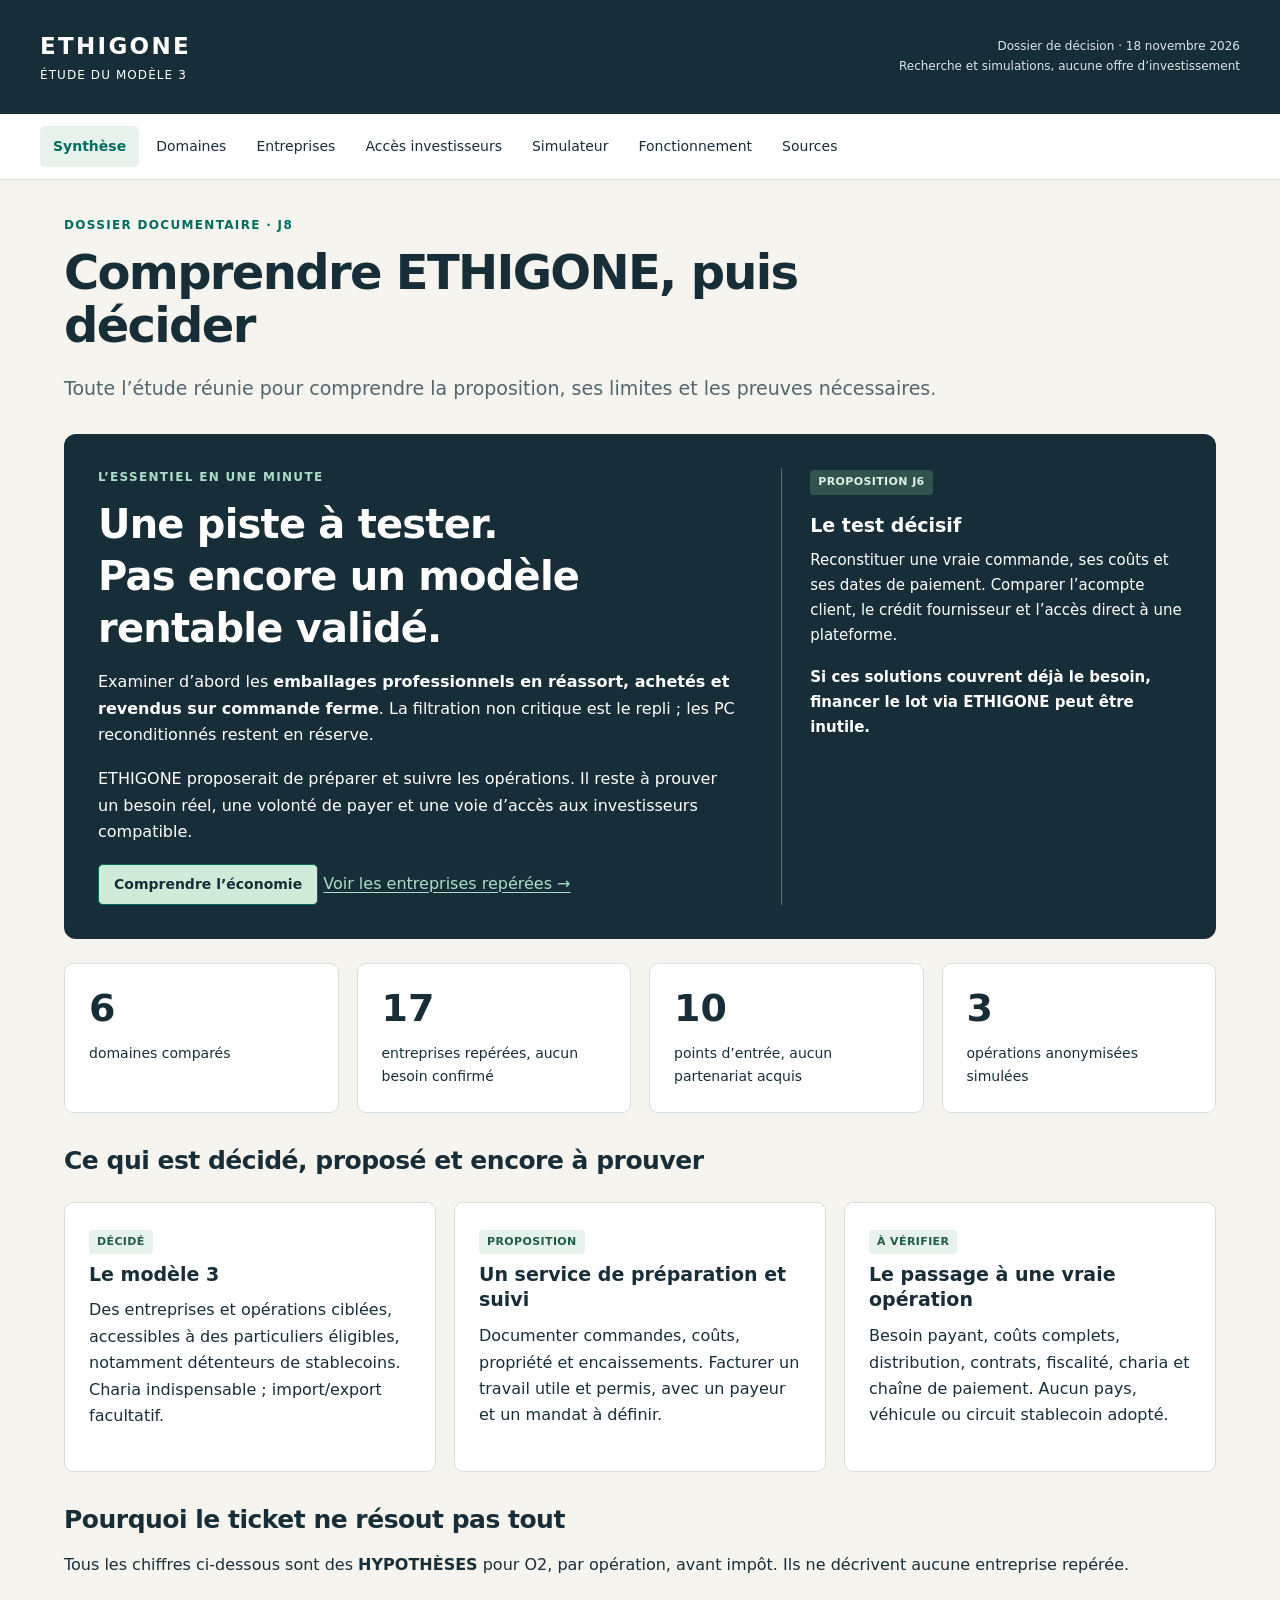
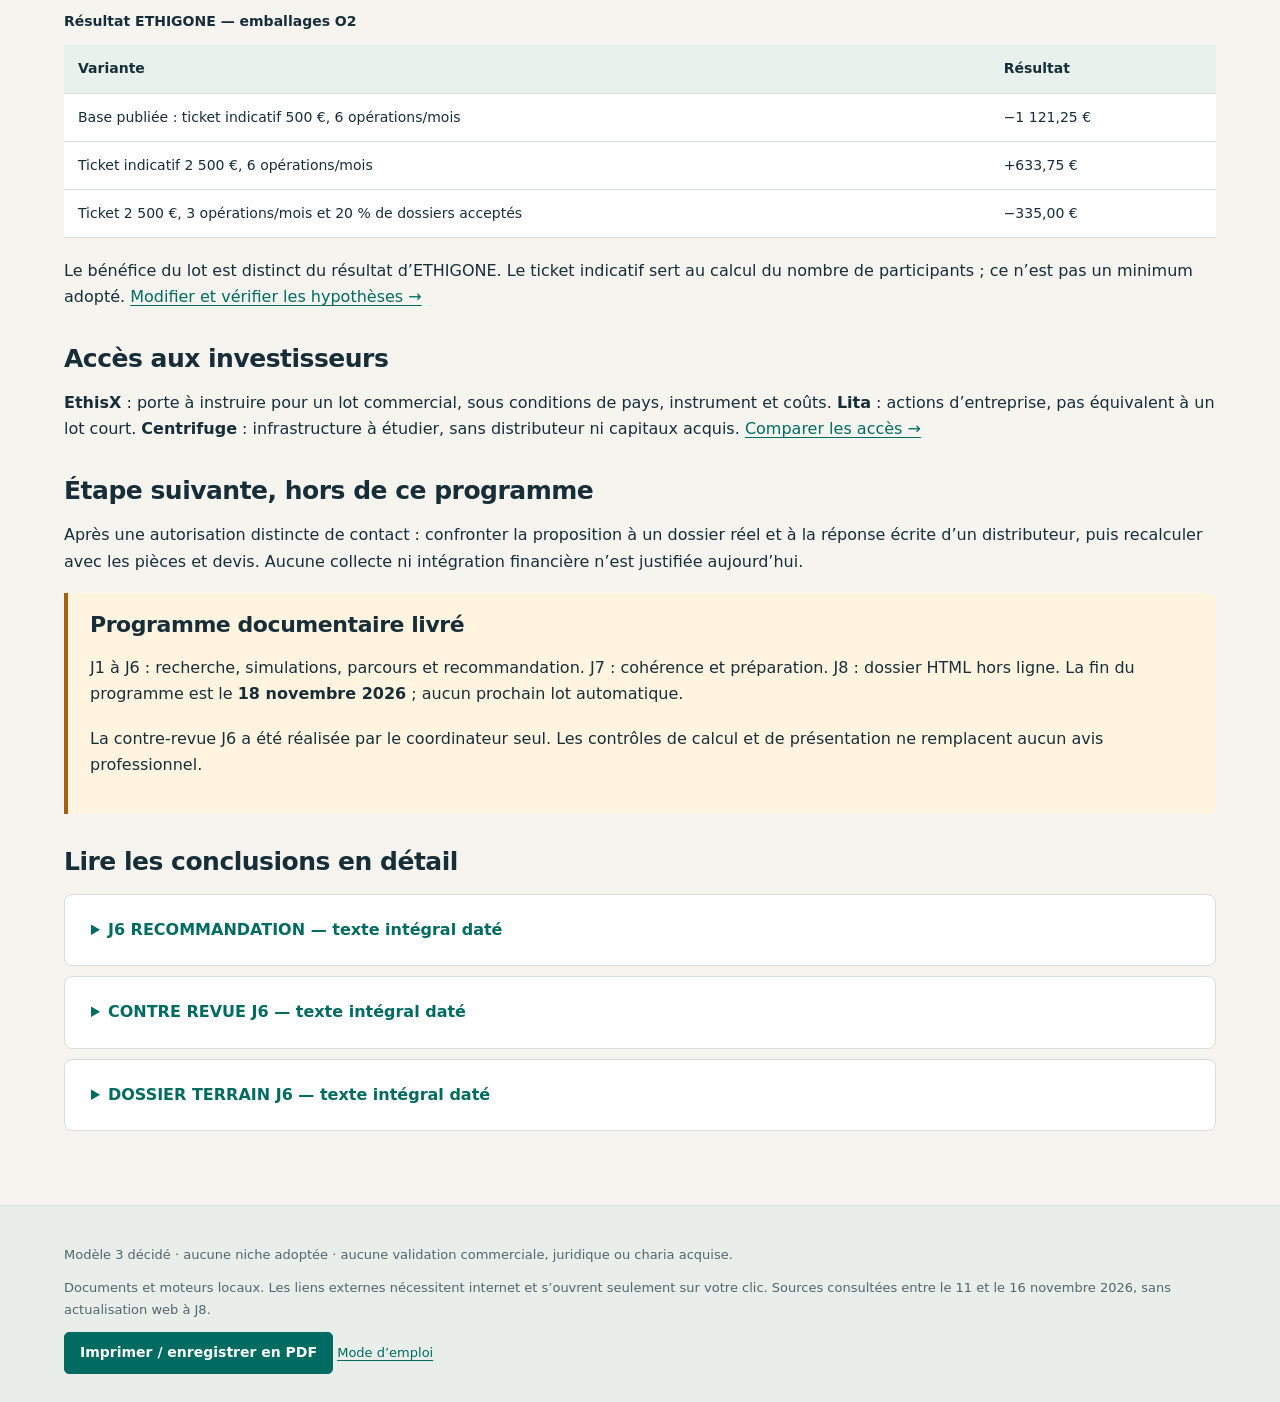
<file: docs/strategie-modele-3/html/index.html>
<!doctype html><html lang="fr"><head><meta charset="utf-8"><meta name="viewport" content="width=device-width,initial-scale=1"><meta name="description" content="Toute l’étude réunie pour comprendre la proposition, ses limites et les preuves nécessaires."><title>Comprendre ETHIGONE, puis décider — ETHIGONE</title><link rel="stylesheet" href="assets/style.css"><script defer src="assets/donnees-et-moteurs.js"></script><script defer src="assets/app.js"></script></head><body data-page="index"><a class="skip" href="#contenu">Aller au contenu</a><header><a class="brand" href="index.html">ETHIGONE <span>Étude du modèle 3</span></a><div class="edition">Dossier de décision · 18 novembre 2026<br>Recherche et simulations, aucune offre d’investissement</div></header><nav aria-label="Rubriques"><a aria-current="page" href="index.html">Synthèse</a><a href="niches.html">Domaines</a><a href="entreprises.html">Entreprises</a><a href="investisseurs.html">Accès investisseurs</a><a href="simulateur.html">Simulateur</a><a href="parcours.html">Fonctionnement</a><a href="sources.html">Sources</a></nav><main id="contenu"><div class="page-heading"><p class="eyebrow">Dossier documentaire · J8</p><h1>Comprendre ETHIGONE, puis décider</h1><p class="lead">Toute l’étude réunie pour comprendre la proposition, ses limites et les preuves nécessaires.</p></div><noscript><p class="callout">Lecture complète disponible sans JavaScript. Les filtres, exports et simulations modifiables nécessitent JavaScript ; les références de base restent lisibles.</p></noscript><section class="hero"><div><p class="eyebrow">L’essentiel en une minute</p><h2>Une piste à tester.<br>Pas encore un modèle rentable validé.</h2><p>Examiner d’abord les <strong>emballages professionnels en réassort, achetés et revendus sur commande ferme</strong>. La filtration non critique est le repli ; les PC reconditionnés restent en réserve.</p><p>ETHIGONE proposerait de préparer et suivre les opérations. Il reste à prouver un besoin réel, une volonté de payer et une voie d’accès aux investisseurs compatible.</p><a class="button" href="simulateur.html">Comprendre l’économie</a> <a href="entreprises.html">Voir les entreprises repérées →</a></div><aside><span class="badge">PROPOSITION J6</span><h3>Le test décisif</h3><p>Reconstituer une vraie commande, ses coûts et ses dates de paiement. Comparer l’acompte client, le crédit fournisseur et l’accès direct à une plateforme.</p><p><strong>Si ces solutions couvrent déjà le besoin, financer le lot via ETHIGONE peut être inutile.</strong></p></aside></section>
<section class="grid stats" aria-label="Étendue du travail"><div class="card"><strong>6</strong><p>domaines comparés</p></div><div class="card"><strong>17</strong><p>entreprises repérées, aucun besoin confirmé</p></div><div class="card"><strong>10</strong><p>points d’entrée, aucun partenariat acquis</p></div><div class="card"><strong>3</strong><p>opérations anonymisées simulées</p></div></section>
<h2>Ce qui est décidé, proposé et encore à prouver</h2><div class="grid"><article class="card"><span class="badge">DÉCIDÉ</span><h3>Le modèle 3</h3><p>Des entreprises et opérations ciblées, accessibles à des particuliers éligibles, notamment détenteurs de stablecoins. Charia indispensable ; import/export facultatif.</p></article><article class="card"><span class="badge">PROPOSITION</span><h3>Un service de préparation et suivi</h3><p>Documenter commandes, coûts, propriété et encaissements. Facturer un travail utile et permis, avec un payeur et un mandat à définir.</p></article><article class="card"><span class="badge">À VÉRIFIER</span><h3>Le passage à une vraie opération</h3><p>Besoin payant, coûts complets, distribution, contrats, fiscalité, charia et chaîne de paiement. Aucun pays, véhicule ou circuit stablecoin adopté.</p></article></div>
<h2>Pourquoi le ticket ne résout pas tout</h2><p>Tous les chiffres ci-dessous sont des <strong>HYPOTHÈSES</strong> pour O2, par opération, avant impôt. Ils ne décrivent aucune entreprise repérée.</p><div class="table-wrap"><table><caption>Résultat ETHIGONE — emballages O2</caption><thead><tr><th>Variante</th><th>Résultat</th></tr></thead><tbody><tr><td>Base publiée : ticket indicatif 500 €, 6 opérations/mois</td><td>−1 121,25 €</td></tr><tr><td>Ticket indicatif 2 500 €, 6 opérations/mois</td><td>+633,75 €</td></tr><tr><td>Ticket 2 500 €, 3 opérations/mois et 20 % de dossiers acceptés</td><td>−335,00 €</td></tr></tbody></table></div><p>Le bénéfice du lot est distinct du résultat d’ETHIGONE. Le ticket indicatif sert au calcul du nombre de participants ; ce n’est pas un minimum adopté. <a href="simulateur.html">Modifier et vérifier les hypothèses →</a></p>
<h2>Accès aux investisseurs</h2><p><strong>EthisX</strong> : porte à instruire pour un lot commercial, sous conditions de pays, instrument et coûts. <strong>Lita</strong> : actions d’entreprise, pas équivalent à un lot court. <strong>Centrifuge</strong> : infrastructure à étudier, sans distributeur ni capitaux acquis. <a href="investisseurs.html">Comparer les accès →</a></p>
<h2>Étape suivante, hors de ce programme</h2><p>Après une autorisation distincte de contact : confronter la proposition à un dossier réel et à la réponse écrite d’un distributeur, puis recalculer avec les pièces et devis. Aucune collecte ni intégration financière n’est justifiée aujourd’hui.</p>
<section class="callout"><h2>Programme documentaire livré</h2><p>J1 à J6 : recherche, simulations, parcours et recommandation. J7 : cohérence et préparation. J8 : dossier HTML hors ligne. La fin du programme est le <strong>18 novembre 2026</strong> ; aucun prochain lot automatique.</p><p>La contre-revue J6 a été réalisée par le coordinateur seul. Les contrôles de calcul et de présentation ne remplacent aucun avis professionnel.</p></section><h2>Lire les conclusions en détail</h2><details class="document"><summary>J6 RECOMMANDATION — texte intégral daté</summary><p class="muted">Document historique. L’état courant du programme figure en tête de cette page ; les faits restent datés.</p><h3 id="j6--recommandation-et-conditions-de-passage-au-terrain">J6 —
recommandation et conditions de passage au terrain</h3>
<p>16 novembre 2026. <strong>Travail documentaire terminé ; marché et
financement non validés.</strong></p>
<h4 id="ethigone--synthèse">ETHIGONE — SYNTHÈSE</h4>
<p>Travail réalisé : confrontation J1–J5, 21 sensibilités calculées,
contre-revue des trois risques décisifs, dossier d'entretien. Découverte
importante : N02 résiste mieux aux variantes retenues, mais devient
déficitaire sous deux dégradations combinées et peut ne plus avoir
besoin de financement avec un crédit fournisseur. Impact : aucune
collecte ni lancement justifié à ce stade. Recommandation : examiner
d'abord N02, emballages B2B simples en réassort ; N01 filtration non
critique en repli ; suspendre l'exécution financière tant que les
preuves manquent. Décision du fondateur nécessaire : NON pour livrer
cette étude. Cette recommandation reste PROPOSITION ; aucun contact
extérieur n'est autorisé par elle.</p>
<h4 id="ce-que-nous-chercherions-exactement">Ce que nous chercherions
exactement</h4>
<p><strong>PROPOSITION N02 resserrée :</strong> un opérateur déjà actif
achète un lot fini de caisses, intercalaires ou calages d'une référence
déjà réceptionnée par son client B2B, pour une nouvelle commande ferme.
Le besoin résiduel provient du calendrier des paiements, pas d'un stock
à vendre plus tard. Commencer par achat/revente de lots finis ; financer
matière, outillage et fabrication nécessite une autre modélisation et
une revue contractuelle spécifique.</p>
<p>Exclure du premier examen : nouvelle conception, homologation encore
attendue, simple prévision ou appel de livraison non engagé, usage
alimentaire/pharmaceutique/dangereux, marchandises sans propriétaire
vérifiable. Aucune valeur de revente du sur-mesure n'est présumée. EUR
domestique est un scénario de simplification à comparer, pas un pays ou
une devise adopté ; importation facultative.</p>
<p><strong>Pourquoi N02 devant N01 :</strong> cinq opérateurs à
qualifier existent dans J2, référence/plan/réception peuvent être
demandés, et le cas hypothétique O2 laisse davantage de place aux coûts
que O1. Cela priorise l'ordre d'apprentissage, pas la rentabilité d'un
secteur. Le chiffrage de J4 est inventé : une seule vraie facture peut
inverser le classement. Turquet décrit une activité sur mesure et une
validation avant fabrication : cette source confirme l'offre et renforce
la nécessité d'écarter le développement initial, sans prouver notre
sous-niche [S6-01].</p>
<table>
<thead>
<tr class="header">
<th>Piste</th>
<th>Position proposée</th>
<th>Atout à examiner</th>
<th>Objection principale / bascule</th>
</tr>
</thead>
<tbody>
<tr class="odd">
<td>N02 emballages en réassort</td>
<td>Priorité de validation</td>
<td>Lot, référence et réception à documenter ; O2 plus résilient dans
les simulations</td>
<td>Arrêter si acompte/crédit fournisseur suffisent ou si commande
révocable et produit sans débouché alternatif</td>
</tr>
<tr class="even">
<td>N01 filtration non critique</td>
<td>Repli</td>
<td>Références de consommables repérables, trois opérateurs à qualifier
J2</td>
<td>Usage non critique à prouver ; O1 très sensible aux coûts, volume et
sélection</td>
</tr>
<tr class="odd">
<td>N03 PC professionnels reconditionnés</td>
<td>Réserve</td>
<td>Numéros de série et opérateurs visibles</td>
<td>SAV, provenance, effacement et TVA à traiter ; O3 ne compense pas
ces inconnues dans la simulation</td>
</tr>
</tbody>
</table>
<p>La priorité ne vaut pas adoption : <code>niche_adoptee=null</code>.
Aucun dossier des entreprises citées ne fournit les valeurs
économiques.</p>
<h4 id="contre-épreuve-économique">Contre-épreuve économique</h4>
<p><a href="../MODELE_CALCULS_J4.md">Moteur et données J4</a> inchangés. <a
href="../data/sensibilites-j6.json">Résultats J6</a> et <a
href="../calculer_sensibilites_j6.mjs">script reproductible</a>. Tout
chiffre est HYPOTHÈSE, en EUR avant impôt. Les variantes gardent tous
les autres paramètres J4 constants. Ticket « 2 500 » est un paramètre de
comptage ; participations égales effectives environ 2 493,33 / 2 353,57
/ 2 363,33 EUR, dernier montant ajusté.</p>
<table>
<thead>
<tr class="header">
<th>Résultat ETHIGONE par opération</th>
<th style="text-align: right;">N01</th>
<th style="text-align: right;">N02</th>
<th style="text-align: right;">N03</th>
</tr>
</thead>
<tbody>
<tr class="odd">
<td>Base J4 : ticket indicatif 500, six opérations/mois</td>
<td style="text-align: right;">−1 132,50</td>
<td style="text-align: right;">−1 121,25</td>
<td style="text-align: right;">−1 740,00</td>
</tr>
<tr class="even">
<td>Ticket indicatif 2 500, six opérations/mois</td>
<td style="text-align: right;">82,50</td>
<td style="text-align: right;">633,75</td>
<td style="text-align: right;">150,00</td>
</tr>
<tr class="odd">
<td>Même ticket, seulement trois opérations/mois</td>
<td style="text-align: right;">−417,50</td>
<td style="text-align: right;">133,75</td>
<td style="text-align: right;">−350,00</td>
</tr>
<tr class="even">
<td>Même ticket, acceptation dossiers 20 % au lieu de 40 %</td>
<td style="text-align: right;">−386,25</td>
<td style="text-align: right;">165,00</td>
<td style="text-align: right;">−318,75</td>
</tr>
<tr class="odd">
<td>Même ticket, trois opérations ET acceptation 20 %</td>
<td style="text-align: right;">−886,25</td>
<td style="text-align: right;">−335,00</td>
<td style="text-align: right;">−818,75</td>
</tr>
<tr class="even">
<td>Même ticket, scénario J4 de retard 60 jours</td>
<td style="text-align: right;">−157,50</td>
<td style="text-align: right;">393,75</td>
<td style="text-align: right;">−90,00</td>
</tr>
<tr class="odd">
<td>Ticket 500, coût accueil/suivi réduit de 30 à 10 EUR</td>
<td style="text-align: right;">−142,50</td>
<td style="text-align: right;">330,75</td>
<td style="text-align: right;">−178,00</td>
</tr>
</tbody>
</table>
<p>Réduire l'accueil/suivi à 4+6 EUR est une sensibilité sans devis,
sans promesse d'automatisation et sans suppression de contrôle. Aucun
tarif ni ticket minimum adopté. Hausse des frais, mutualisation chez un
prestataire et répétition avec opérateur connu sont des pistes
alternatives à chiffrer ; aucune ne dispense de couvrir les refus,
collectes échouées et charges fixes.</p>
<p><strong>Correction de lecture :</strong> un résultat positif au seuil
J4 (15 à 26,25 EUR) ne rend pas un modèle robuste. O2 à 2 500 EUR n'est
pas validé non plus : le stress combiné perd 335 EUR et les frais
complets du distributeur ne sont pas connus. Changer de contrat C01 vers
C02/C03 exige de refaire le modèle ; ces chiffres ne deviennent pas un
rendement murabaha ou un dividende d'actions.</p>
<h4 id="service-vendu-et-revenus-à-tester">Service vendu et revenus à
tester</h4>
<p><strong>PROPOSITION :</strong> préparation documentaire d'une
opération puis suivi du lot, des incidents et des encaissements, dans un
rôle juridiquement permis et sous mandats appropriés. L'entreprise
serait le payeur à tester en premier pour les services qui lui sont
rendus ; les frais imputés au lot affectent aussi les investisseurs et
doivent être explicités. Aucun nouveau prélèvement investisseur ni
commission d'apport présumé licite.</p>
<p>Livrables facturables potentiels : dossier de
commande/coûts/propriété, rapprochement des preuves et rapport de
clôture. Le client doit choisir entre faire lui-même, utiliser
directement la plateforme, ou payer ETHIGONE pour un travail
identifiable. Les 900 EUR + 3 % des ventes HT de J4 restent une formule
d'essai, pas un devis. Séparer service fait et frais de succès ; qui
supporte le travail si la collecte échoue reste à négocier et à
modéliser. Pas de recette avant accord, pas de frais sur capital
remboursé sans base contractuelle.</p>
<p><strong>Test de valeur :</strong> obtenir un coût interne et une
solution alternative réelle, puis une disposition écrite à payer pour le
périmètre exact. Dire « le modèle plaît » ne suffit pas. À 500 EUR, O2
perd encore 1 121,25 EUR selon J4 : le service doit économiser ou
produire plus de valeur qu'il ne coûte, sans hausse de rendement
artificielle.</p>
<h4 id="accès-aux-capitaux--deux-portes-aucun-accord">Accès aux capitaux
: deux portes, aucun accord</h4>
<p>V01 EthisX reste la première question à instruire pour un lot
commercial : l'offre publiée mentionne commandes et commerce, sélection
puis campagne [S6-02]. Il faut obtenir pays opérateur/investisseurs,
catégorie retail, contrat, seuil, coût complet, calendrier et mandat
ETHIGONE. Une offre annoncée globalement ne prouve pas l'admission
France/UE. Aucun formulaire soumis.</p>
<p>Centrifuge reste une piste d'infrastructure pour la cible
stablecoins, avec gestionnaire, structure hors chaîne et accès
investisseurs à définir [S6-03]. Demander qui distribuerait réellement
ce produit et sous quel mandat ; aucun nombre de wallets n'est une base
d'investisseurs accessible. Anemoy, Base/Coinbase, Polygon et HAQQ ne
deviennent pas des partenaires par cette recommandation.</p>
<p>V02 Lita reste un comparatif pour actions d'une entreprise :
<strong>pas une solution de secours équivalente à un lot de 30–90
jours</strong>. Si V01 n'admet pas le périmètre et qu'aucun distributeur
de la voie Centrifuge n'est établi, arrêter le financement plutôt que
convertir silencieusement le modèle en actions ou crédit à intérêts.
Stablecoin natif et conversion préalable sont deux parcours différents,
toujours à vérifier.</p>
<h4
id="ordre-de-validation-proposé-après-autorisation-des-contacts">Ordre
de validation proposé, après autorisation des contacts</h4>
<ol type="1">
<li>Deux opérateurs N02 au maximum au premier tour : un lot passé
encaissé, un réassort envisagé, alternatives et coût du travail.
Utiliser <a href="../DOSSIER_TERRAIN_J6.md">le dossier
d'entretien</a>.</li>
<li>En parallèle de ces futures validations, une réponse de périmètre du
distributeur : pays, particuliers, instrument et coûts. Sans réponse
compatible, aucun budget d'intégration technique.</li>
<li>Recalculer avec pièces et devis, y compris coût réel d'un
rejet/échec et réserve de trésorerie. Faire qualifier contrats,
fiscalité, paiements et charia de toute la chaîne.</li>
<li>Seulement après preuves concordantes, proposer au fondateur un
dossier pilote concret. Une autorisation de contact ne vaudrait pas
autorisation de collecte.</li>
</ol>
<p><strong>Arrêt proposé :</strong> après deux dossiers N02 complets ne
montrant aucun besoin résiduel ou aucune volonté de payer, passer à un
dossier N01. Trois refus sans pièces signalent un échec d'accès, pas la
preuve que le marché n'existe pas. Si N01 échoue aussi, suspendre la
niche et réexaminer le problème avant tout développement.</p>
<p>Sources nouvelles et limites : <a
href="../SOURCES_J6.md">SOURCES_J6.md</a>. Contre-revue : <a
href="../CONTRE_REVUE_J6.md">CONTRE_REVUE_J6.md</a>. Les futures preuves
commerciales/KYC restent hors GitHub public.</p>
<h4 id="calendrier-décidé-le-16-novembre">Calendrier DÉCIDÉ le 16
novembre</h4>
<p>J6 rattrapé le 16. Le 17 est réservé au contrôle/rattrapage si
nécessaire. Les HTML initialement prévus à J7 sont reportés à
<strong>J8, le 18 novembre</strong>, puis arrêt du programme. Aucun
changement du prototype ni des sept pages V8.2.</p>
</details><details class="document"><summary>CONTRE REVUE J6 — texte intégral daté</summary><p class="muted">Document historique. L’état courant du programme figure en tête de cette page ; les faits restent datés.</p><h3 id="j6--contre-revue-des-trois-risques-décisifs">J6 — contre-revue
des trois risques décisifs</h3>
<p>16 novembre 2026. Revue contradictoire effectuée par le coordinateur,
<strong>sans second agent ni Astra</strong> ; le contre-calcul est une
méthode arithmétique distincte, pas un audit indépendant. Avis
professionnels et validation terrain absents.</p>
<table>
<thead>
<tr class="header">
<th>Risque</th>
<th>Objection à notre recommandation</th>
<th>Contre-épreuve</th>
<th>Correction intégrée</th>
<th>Preuve manquante / responsable futur</th>
</tr>
</thead>
<tbody>
<tr class="odd">
<td>R1 — Aucun besoin ou aucun avantage payant</td>
<td>Des fournisseurs et plateformes existent déjà. Une entreprise peut
couvrir le lot sans ETHIGONE.</td>
<td>J4 crédit fournisseur à J90 supprime le besoin N02 sous hypothèses ;
acompte 40 % le réduit. Une prévision n'est pas une commande.</td>
<td>Priorité conditionnelle sur réassort, besoin net obligatoire,
comparaison directe plateforme/fournisseur, arrêt si aucune valeur
payante.</td>
<td>Opérateur + comptable : dates de paiements, alternatives réellement
proposées, lot encaissé, disposition à payer</td>
</tr>
<tr class="even">
<td>R2 — Rentabilité fictive et coûts sous-estimés</td>
<td>Tous prix et frais sont inventés. Ticket élevé ne prouve ni collecte
ni marge robuste ; chaîne juridique/distribution peut ajouter des
coûts.</td>
<td>21 variantes moteur J4 et contre-calcul coûts. N02 passe de +633,75
à −335 EUR au stress combiné ; le modèle 500 EUR reste négatif sauf
baisse de coûts hypothétique.</td>
<td>Pas de prix adopté ni de déclaration de marché rentable. Exiger
devis, stress combiné, réserve d'échec et cadence crédible avant pilote.
Pas d'addition du bénéfice des trois parties au bénéfice du lot.</td>
<td>ETHIGONE + prestataires : temps mesuré, barèmes complets, taux
observables et financement des charges initiales</td>
</tr>
<tr class="odd">
<td>R3 — Pas de voie retail/charia exécutable et propriété fragile</td>
<td>Réseau ou token ne procure ni distribution ni titre des biens ;
actions et participation au lot ne donnent pas la même sortie.</td>
<td>Relecture EthisX et Centrifuge ; branches C01/C02/C03 et 20
questions J5 confrontées. Ni pays ni mandat acquis.</td>
<td>Conserver modèle 3 ; bloquer collecte tant que pays, droits, garde
et charia ne concordent pas. Lita reste autre instrument, pas
substitution automatique. Réassort fini pour limiter la fabrication, pas
pour présumer conformité.</td>
<td>Distributeur + conseil juridique + conseil charia : avis sur contrat
exact, matrice pays, mandats, chaîne stablecoin et propriété par
phase</td>
</tr>
</tbody>
</table>
<h4 id="plusieurs-solutions-à-chaque-blocage">Plusieurs solutions à
chaque blocage</h4>
<ul>
<li>R1 : augmenter un acompte réellement accepté ; négocier un délai
fournisseur adapté ; tester la préparation/suivi comme service autonome
si demandé ; abandonner la collecte inutile. Ces alternatives ne sont
pas réputées disponibles ou conformes.</li>
<li>R2 : dossiers récurrents et standardisés, prestataire avec coûts
documentés, tarification séparée du travail préparatoire, moins de
participants avec montants libres adaptés au coût. Comparer chaque
solution à l'accessibilité souhaitée et aux conflits de rémunération ;
ne pas imposer un ticket élevé pour masquer l'absence de valeur.</li>
<li>R3 : opérateur/distributeur existant compatible, ou montage sur
Centrifuge avec acteur compétent et distributeur nommé. Si aucun
parcours ne fonctionne, différer la finance et continuer uniquement
l'apprentissage documentaire. Pas de véhicule ou pays imposé.</li>
</ul>
<h4 id="falsification-de-la-préférence-n02">Falsification de la
préférence N02</h4>
<p>L'objection la plus forte est que N02 n'est meilleur que dans les
chiffres inventés. Elle est retenue : la recommandation porte sur
<strong>l'ordre des entretiens</strong>, pas sur un marché établi. Un
devis réel N01 préférable, un usage critique absent confirmé et une
commande authentifiée peuvent inverser le classement. À l'inverse, un
plan non accepté ou une réception révocable élimine le dossier N02.</p>
<p>Le sous-segment achat/revente de lots finis peut être absent des cinq
fabricants repérés : demander leur rôle réel avant toute qualification.
Aucun des cinq n'est déclaré revendeur, demandeur ou partenaire. Sans
opérateur correspondant, repli ou arrêt, pas modification silencieuse
vers financement de fabrication.</p>
<h4 id="vérification-de-calcul-et-limites">Vérification de calcul et
limites</h4>
<p><a href="../calculer_sensibilites_j6.mjs">Script</a> : 21 cas, résultat
ETHIGONE recalculé hors expressions du moteur, 15 références numériques
de comparaison et équilibre des souscriptions. <a
href="../data/sensibilites-j6.json">Données</a>. Les coûts indirects,
capitaux, taxes et parts de bénéfices restent ceux de J4, sans nouvelle
certification. Aucune probabilité de défaut ni perte attendue
statistique n'est produite faute de données.</p>
<p>Un résultat documentaire terminé ne rend pas l'exécution financière
autorisée. Aucun tiers contacté, wallet utilisé, fonds reçu ou revenu
réalisé.</p>
</details><details class="document"><summary>DOSSIER TERRAIN J6 — texte intégral daté</summary><p class="muted">Document historique. L’état courant du programme figure en tête de cette page ; les faits restent datés.</p><h3 id="j6--dossier-prêt-pour-une-future-validation-terrain">J6 —
dossier prêt pour une future validation terrain</h3>
<p>16 novembre 2026. <strong>PROPOSITION, non envoyé. Aucun contact
autorisé ou effectué.</strong> Les entreprises ci-dessous sont des
points de départ documentaires, pas des demandeuses de financement.</p>
<h4 id="premier-cercle-proposé">Premier cercle proposé</h4>
<table>
<thead>
<tr class="header">
<th>Fiche J2</th>
<th>Entrée publique</th>
<th>Fonction à demander, sans personne présumée</th>
<th>Première question éliminatoire</th>
</tr>
</thead>
<tbody>
<tr class="odd">
<td>E10 Turquet</td>
<td><a
href="https://www.turquet.com/secteurs/industrie-manufacturieres/">https://www.turquet.com/secteurs/industrie-manufacturieres/</a></td>
<td>Direction commerciale / finance</td>
<td>Existe-t-il une commande de réassort de référence déjà validée avec
achat/revente de lot fini, ou finance-t-on en réalité la fabrication
?</td>
</tr>
<tr class="even">
<td>E09 Besset Boudot</td>
<td><a
href="https://www.besset-boudot.fr/faq-questions-reponses-besset-boudot/">https://www.besset-boudot.fr/faq-questions-reponses-besset-boudot/</a></td>
<td>Direction / finance</td>
<td>Commande ferme ou appels de livraison facultatifs ; qui possède le
stock et quand encaisse-t-on ?</td>
</tr>
<tr class="odd">
<td>E11 Cartonnages de la Turdine</td>
<td><a
href="https://www.cartonnages-turdine.fr/">https://www.cartonnages-turdine.fr/</a></td>
<td>Direction / finance</td>
<td>Le stockage et les livraisons à la demande laissent-ils un besoin
résiduel sur commande ferme ?</td>
</tr>
<tr class="even">
<td>E03 FISA Filtration, repli</td>
<td><a
href="https://fisafiltration.fr/cartouches/">https://fisafiltration.fr/cartouches/</a></td>
<td>Commercial technique / finance</td>
<td>Référence déjà livrée avec usage non critique démontrable et besoin
de trésorerie résiduel ?</td>
</tr>
</tbody>
</table>
<p>Les fiches E07 Arden Plast et E08 EDC Transmouss restent réserves N02
dans <a href="../J2_ENTREPRISES.md">J2</a>. Aucun ordre n'est fondé sur une
difficulté financière alléguée. E09 : page non accessible lors de la
relecture J6 ; confirmer le point d'entrée avant contact. Ne pas
contacter un troisième opérateur si le premier échange fournit déjà une
preuve décisive à examiner.</p>
<h4 id="entretien-opérateur-25-minutes">Entretien opérateur, 25
minutes</h4>
<ol type="1">
<li><strong>5 min — activité et décision :</strong> quel rôle réel,
quels produits, qui achète/vend, qui décide ? Reprise d'une référence
existante ou nouveau projet ?</li>
<li><strong>8 min — dernière opération fermée :</strong> quantité, prix,
dates de commande, paiement fournisseur, livraison, réception, facture
et encaissement ; retours et litiges. Demander documents anonymisés, pas
seulement un récit.</li>
<li><strong>5 min — besoin non couvert :</strong> quel montant manque à
quelle date après acomptes/apport/délais ? Quelles solutions ont été
proposées, avec quelles conditions ? Si aucune difficulté, pourquoi
changer ?</li>
<li><strong>5 min — service :</strong> qui prépare et suit actuellement
le dossier, combien de temps/coût ? Que paierait l'entreprise pour un
périmètre défini et pourquoi plutôt que faire directement avec la
plateforme ?</li>
<li><strong>2 min — preuve suivante :</strong> accord de fournir un
dossier anonymisé, interlocuteur compétent et date proposée. Aucune
promesse de financement, délai ou taux.</li>
</ol>
<h4 id="pièces-et-critères-de-passage">Pièces et critères de
passage</h4>
<table>
<thead>
<tr class="header">
<th>Preuve</th>
<th>Rapprochement demandé</th>
<th>Arrêt / suspension si</th>
</tr>
</thead>
<tbody>
<tr class="odd">
<td>Opération passée encaissée</td>
<td>Commande → achat → livraison/réception → facture → paiement,
montants et dates</td>
<td>Documents incompatibles, retour ignoré, paiement invérifiable</td>
</tr>
<tr class="even">
<td>Réassort candidat</td>
<td>Commande ferme, référence/plan versionné et réception définie</td>
<td>Simple prévision, développement initial, annulation non traitée</td>
</tr>
<tr class="odd">
<td>Usage et coûts</td>
<td>Matière/référence, transport, contrôle, retours, devis et fiscalité
applicable</td>
<td>Usage exclu, prix sans devis, facture cachée ou TVA supposée</td>
</tr>
<tr class="even">
<td>Besoin net</td>
<td>Calendrier au jour des flux et pic après alternatives réellement
accessibles</td>
<td>Besoin nul, fonds pour pertes anciennes ou stock spéculatif</td>
</tr>
<tr class="odd">
<td>Propriété et fraude</td>
<td>Vendeur, acquéreur, titre, lieu de stock, droits concurrents,
vérification indépendante des parties</td>
<td>Réserve de propriété ou double financement non résolu</td>
</tr>
<tr class="even">
<td>Volonté de payer</td>
<td>Périmètre de service et conditions économiques acceptables, trace
écrite</td>
<td>Accord vague, rémunération supérieure à la valeur ou conflit non
traité</td>
</tr>
<tr class="odd">
<td>Distribution</td>
<td>Entité, pays/clientèle, instrument, ticket, calendrier, frais,
mandat</td>
<td>Pas d'admission explicite ou coûts incomplets</td>
</tr>
<tr class="even">
<td>Validation externe</td>
<td>Questions J5 résolues pour le contrat et les parties exactes</td>
<td>Avis absent/inadapté, stablecoin ou droits déduits d'un label</td>
</tr>
<tr class="odd">
<td>Trésorerie de démarrage</td>
<td>Qui finance préparation, échec, refus, retard et frais fixes ?</td>
<td>Capital clients utilisé comme trésorerie ETHIGONE</td>
</tr>
</tbody>
</table>
<p>Ne pas publier pièces commerciales, identités, coordonnées ou
documents KYC dans GitHub. Conserver seulement synthèse anonymisée et
références de preuve dans un espace privé autorisé ultérieurement.</p>
<h4 id="questions-distributeur-et-infrastructure">Questions distributeur
et infrastructure</h4>
<p><strong>EthisX, équipe sélection puis conformité :</strong>
entreprise du pays envisagé admissible ? Investisseurs particuliers de
quelles résidences ? Lot fini sur commande ou besoin de fabrication
admissible ? Contrat exact et avis charia associé ? Minimum et durée de
collecte, barème complet et exclusivité ? ETHIGONE peut-il
préparer/suivre et être rémunéré ? Conversion depuis stablecoins
possible et par quelle entité ? Qui rembourse en cas d'échec et supporte
les frais ? Demander réponse écrite et documents contractuels, pas une
déclaration commerciale.</p>
<p><strong>Centrifuge, relation émetteurs/gestionnaires :</strong> quel
gestionnaire et quel distributeur nommé accepteraient ce produit et ces
pays ? Coûts de mise en place/suivi/registre/KYC ? Droit attaché au
token, contrôle des flux, liquidité et responsabilité ? Une réponse
technique seule ne satisfait pas le test.</p>
<p><strong>Investisseurs futurs, uniquement dans un cadre autorisé
:</strong> intérêt pour l'opération compréhensible, durée tolérable sans
sortie garantie, montant acceptable, perte possible, frais/change et
parcours d'admission. Ne pas solliciter d'engagement ni collecter
d'argent à cette étape. Zéro entretien investisseur effectué ; aucune
intention de souscription connue.</p>
<h4 id="fiche-de-résultat-à-remplir">Fiche de résultat à remplir</h4>
<ul>
<li>Identifiant anonymisé / niche / date :</li>
<li>Rôle opérateur et correspondance au périmètre : CONFIRMÉ / À
VÉRIFIER</li>
<li>Opération passée, références de pièces et incohérences :</li>
<li>Commande future, montant net à financer et date du pic :</li>
<li>Alternatives documentées et raison de payer ETHIGONE :</li>
<li>Coûts de traitement mesurés et devis partenaires :</li>
<li>Recalcul base/perte/retard/échec ; propriétaire et responsable à
chaque étape :</li>
<li>Verdict : poursuivre la qualification / demander pièces / refuser ce
dossier</li>
<li>Motif et prochaine preuve ; décision du fondateur à préparer :</li>
</ul>
<p><strong>Seuil proposé pour soumettre un futur pilote :</strong> un
dossier complet prouvant un besoin payant et une économie robuste, une
voie de distribution admissible documentée, avis juridiques/charia et
paiements cohérents, réserve hors capital client. Aucun de ces seuils
n'est atteint aujourd'hui.</p>
</details></main><footer><p>Modèle 3 décidé · aucune niche adoptée · aucune validation commerciale, juridique ou charia acquise.</p><p>Documents et moteurs locaux. Les liens externes nécessitent internet et s’ouvrent seulement sur votre clic. Sources consultées entre le 11 et le 16 novembre 2026, sans actualisation web à J8.</p><button class="interactive" hidden type="button" id="print">Imprimer / enregistrer en PDF</button> <a href="LISEZ-MOI.md">Mode d’emploi</a></footer></body></html>
</file>
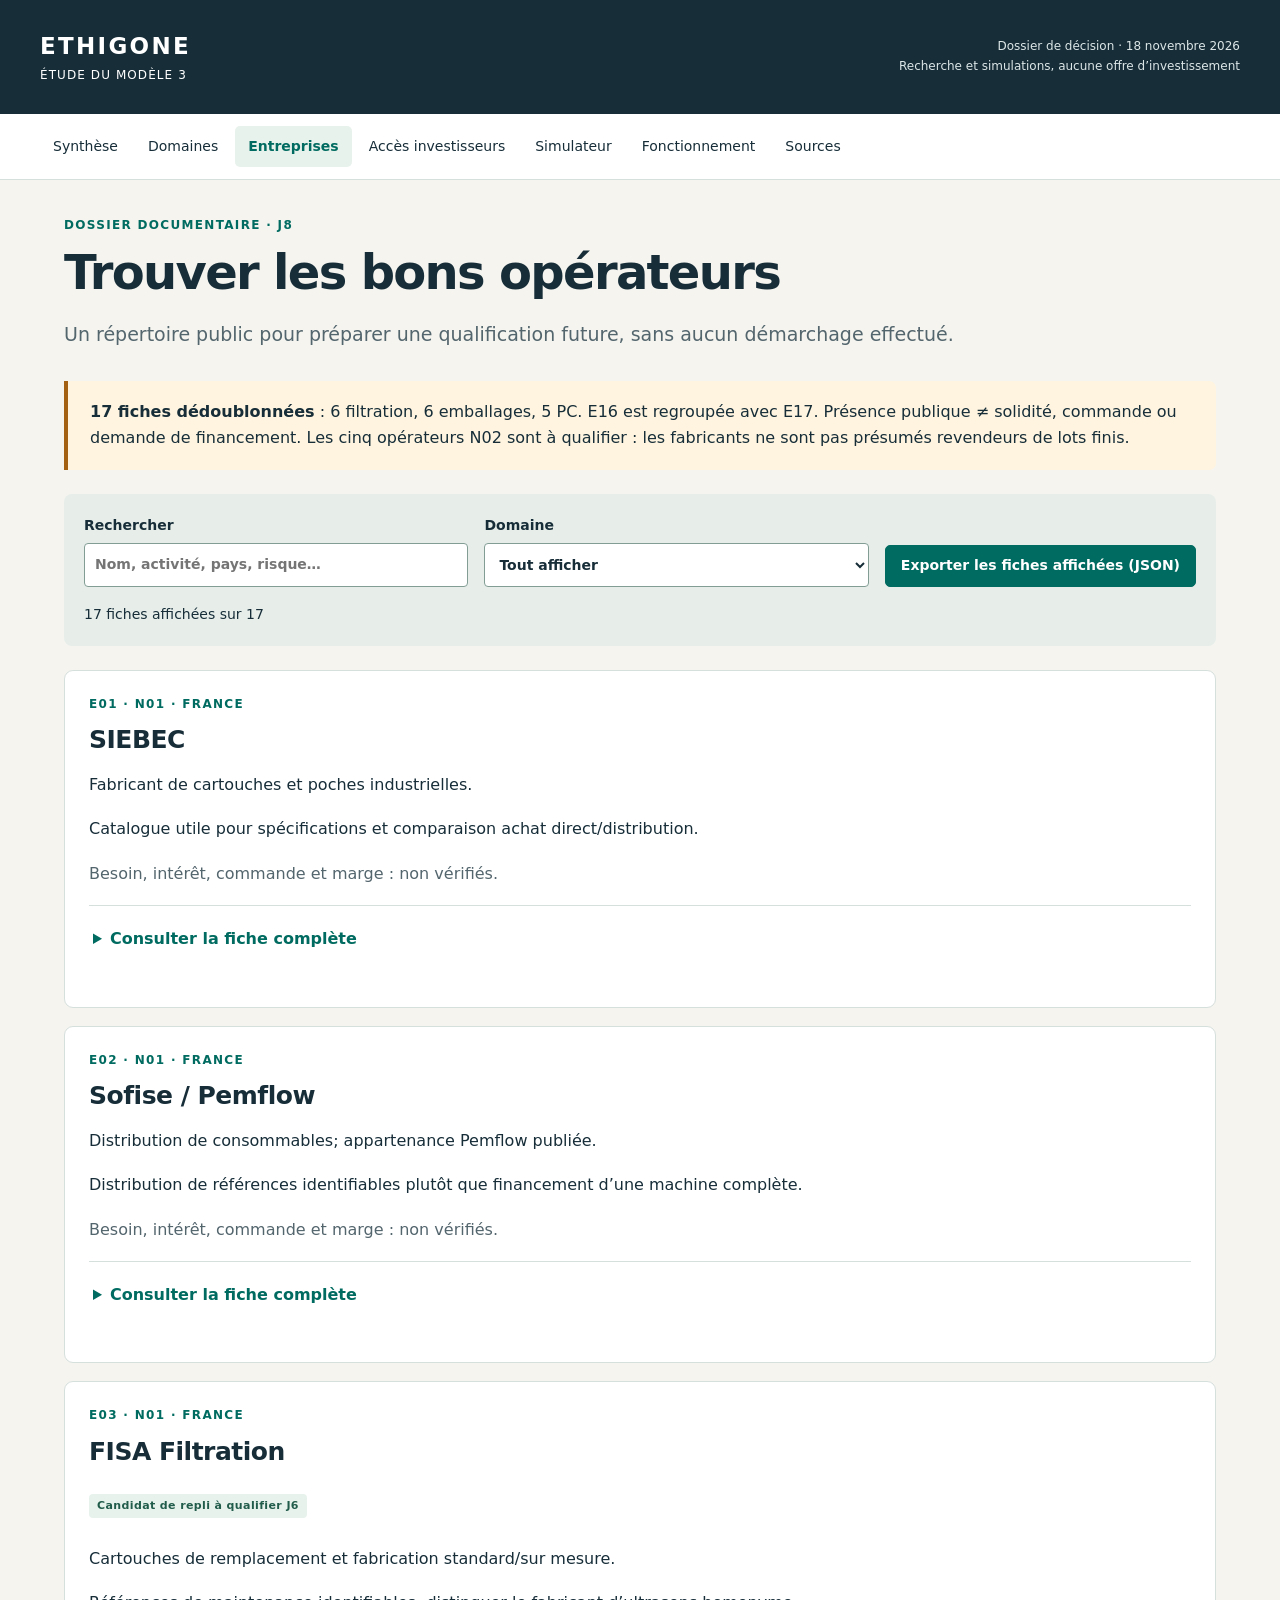
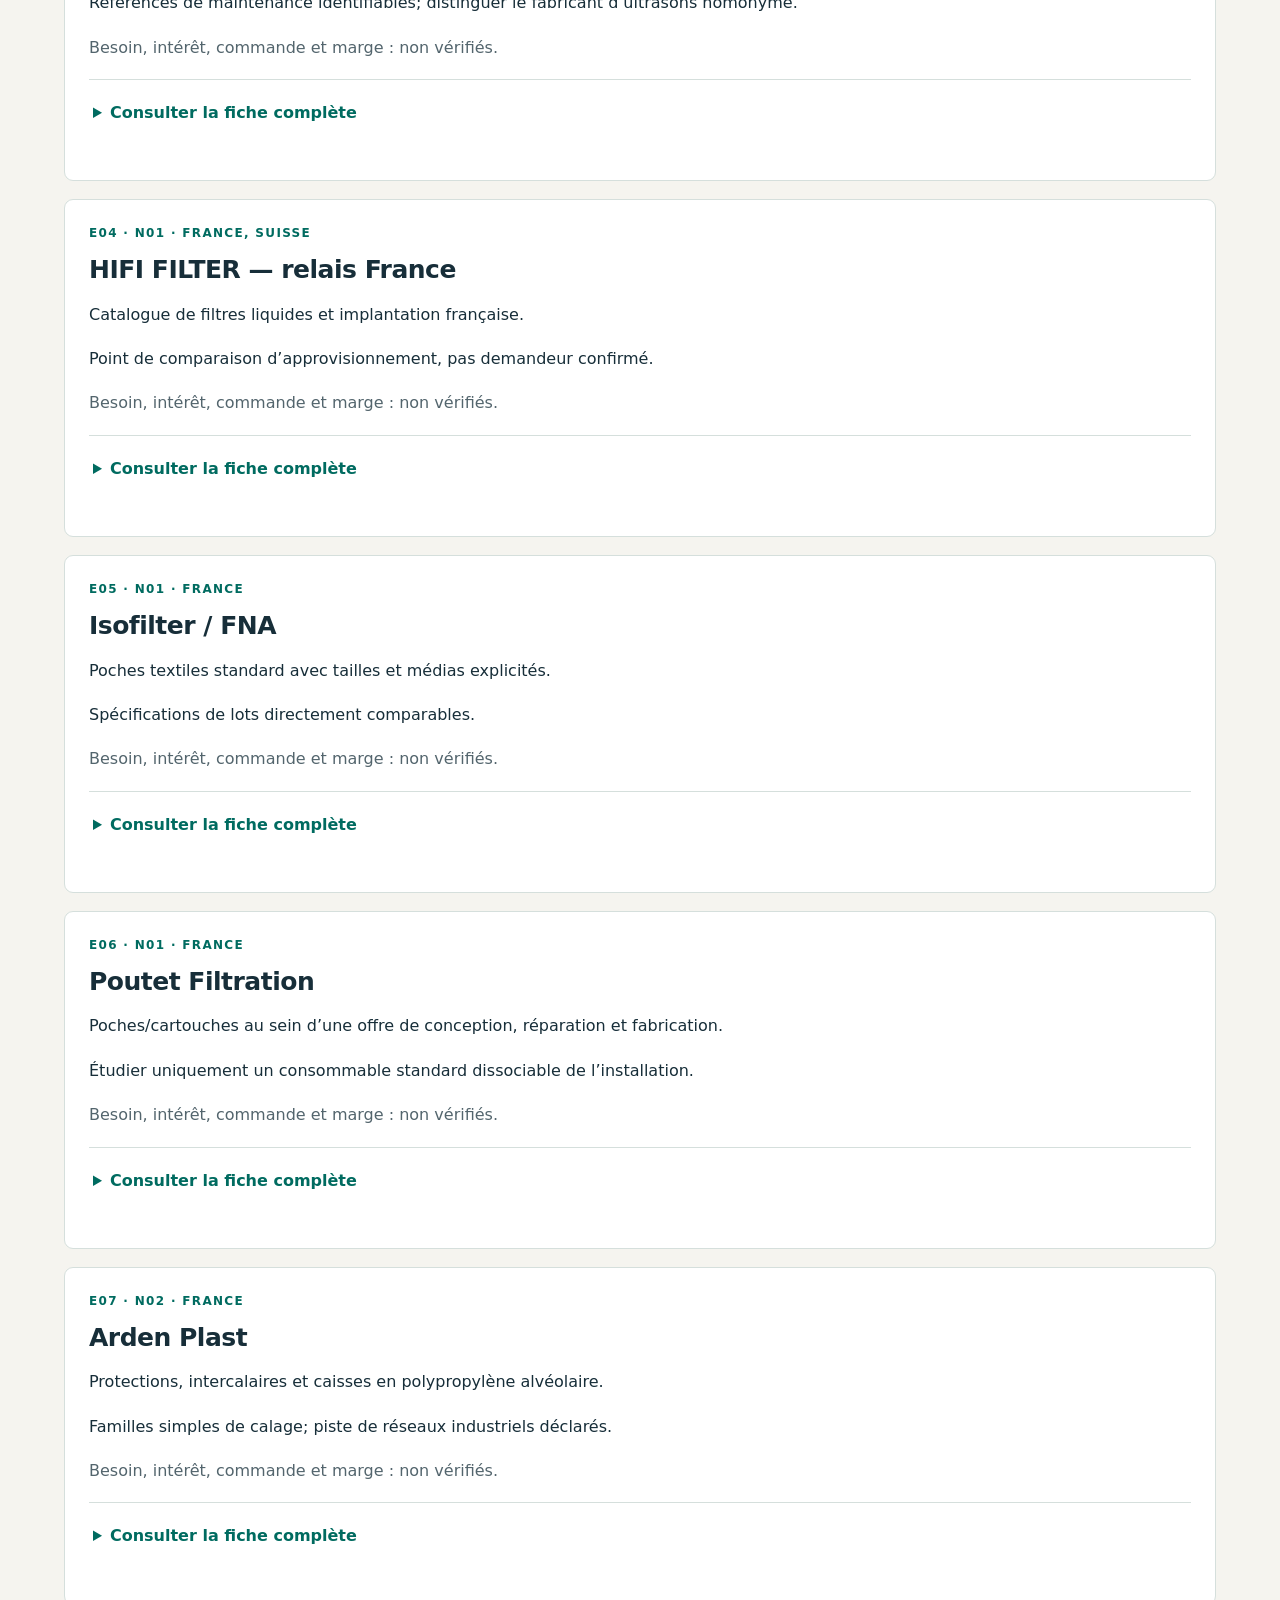
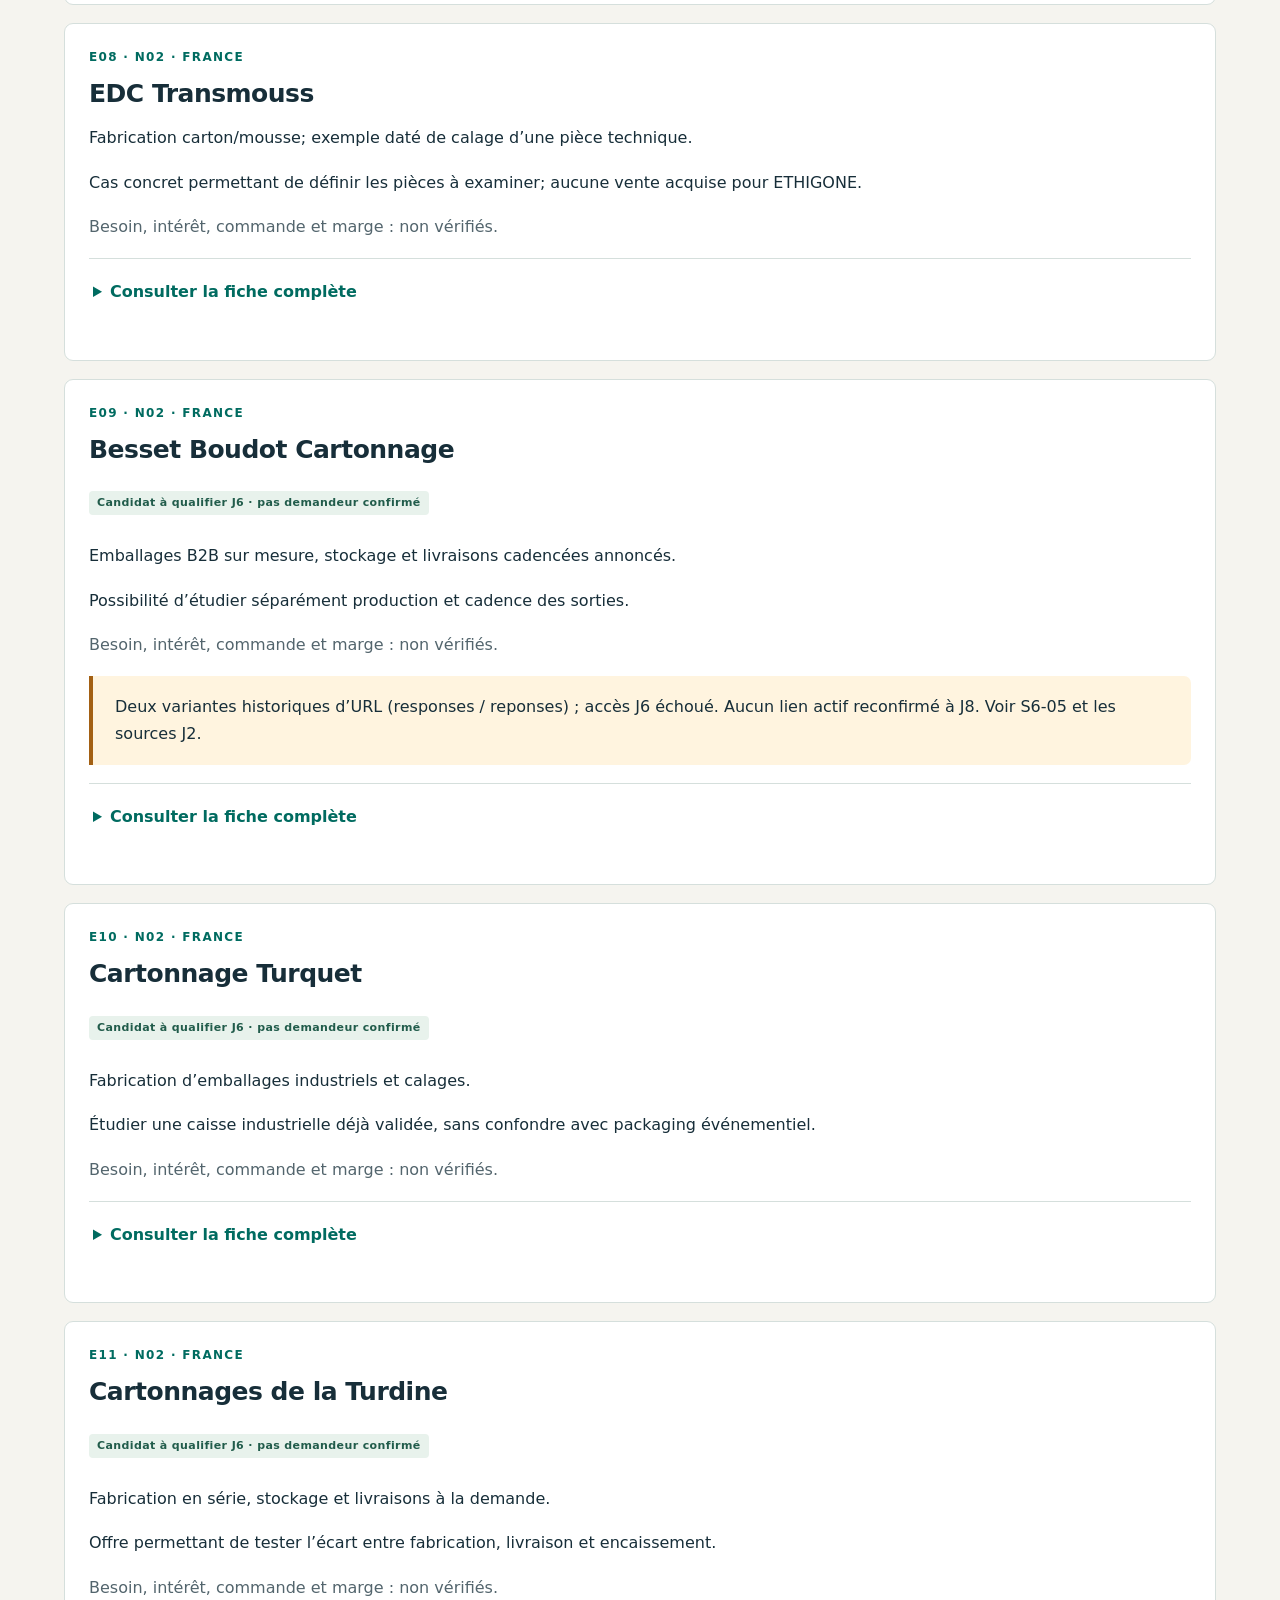
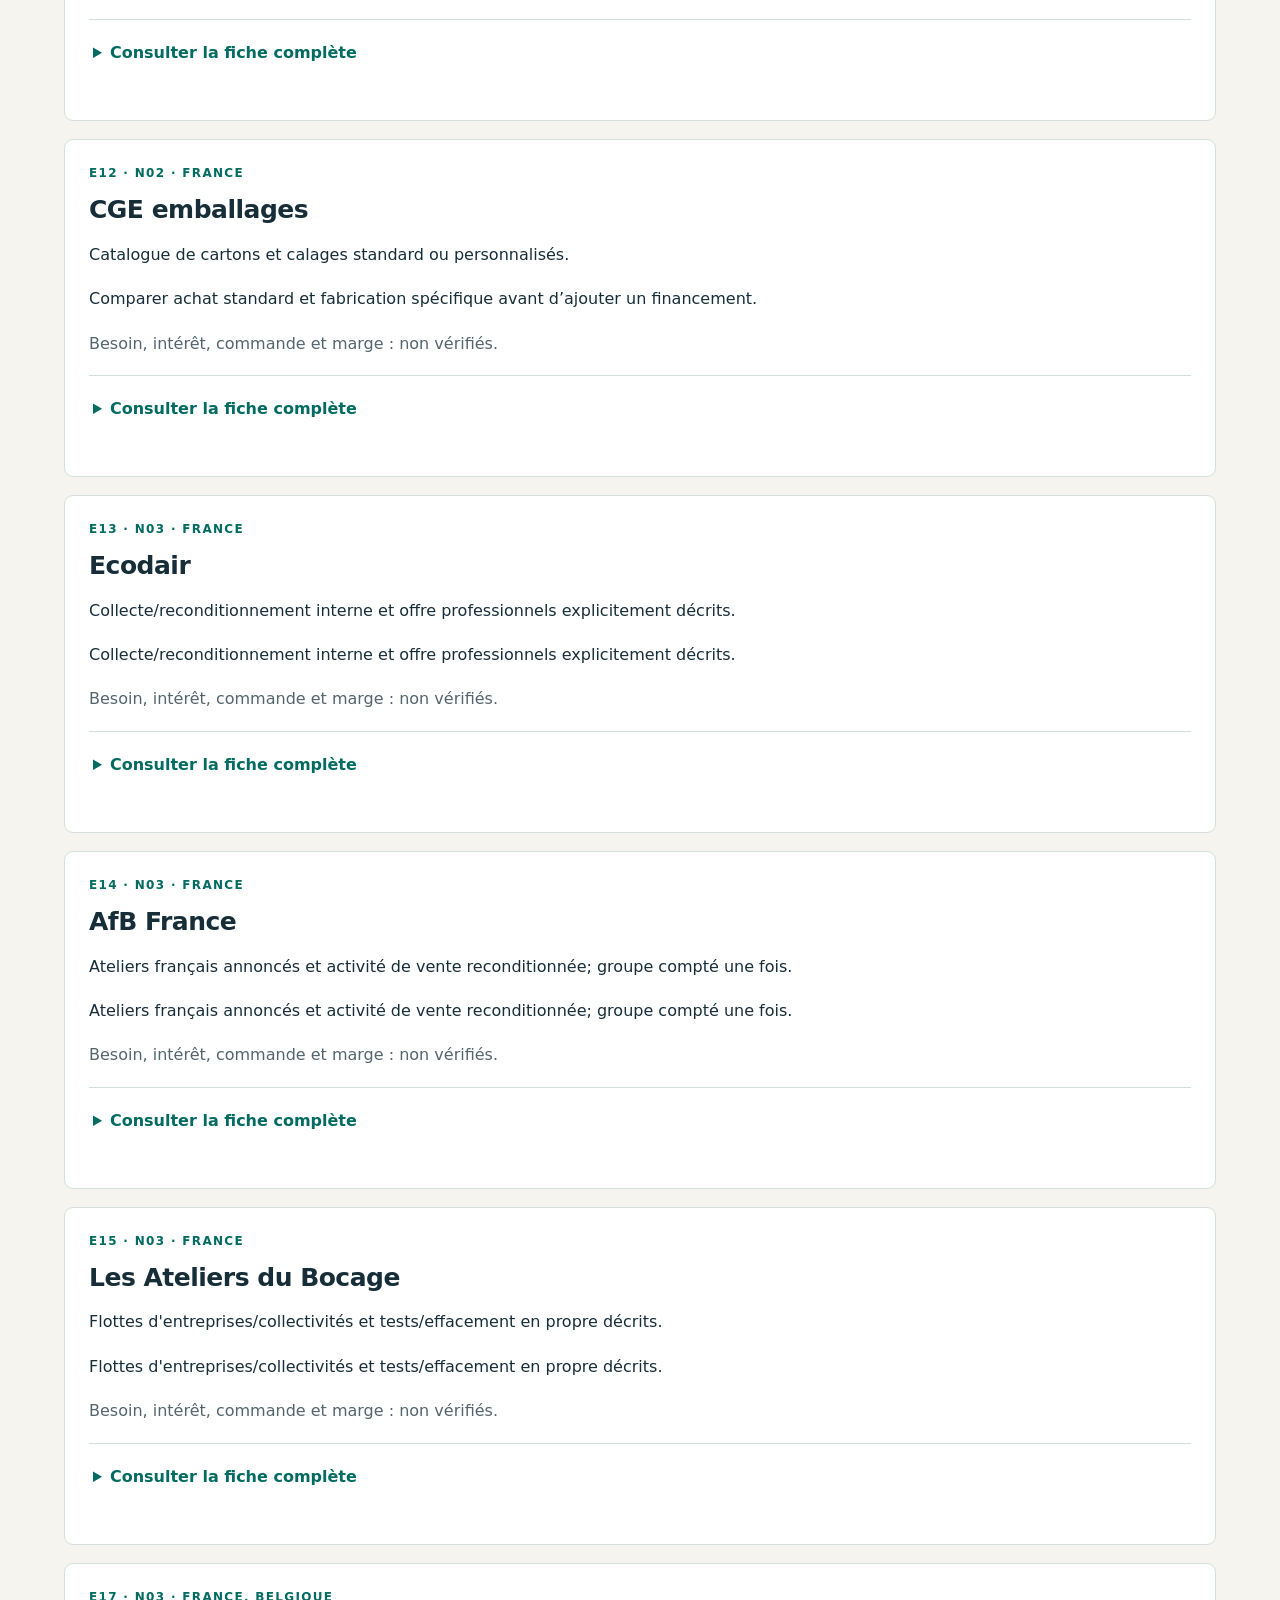
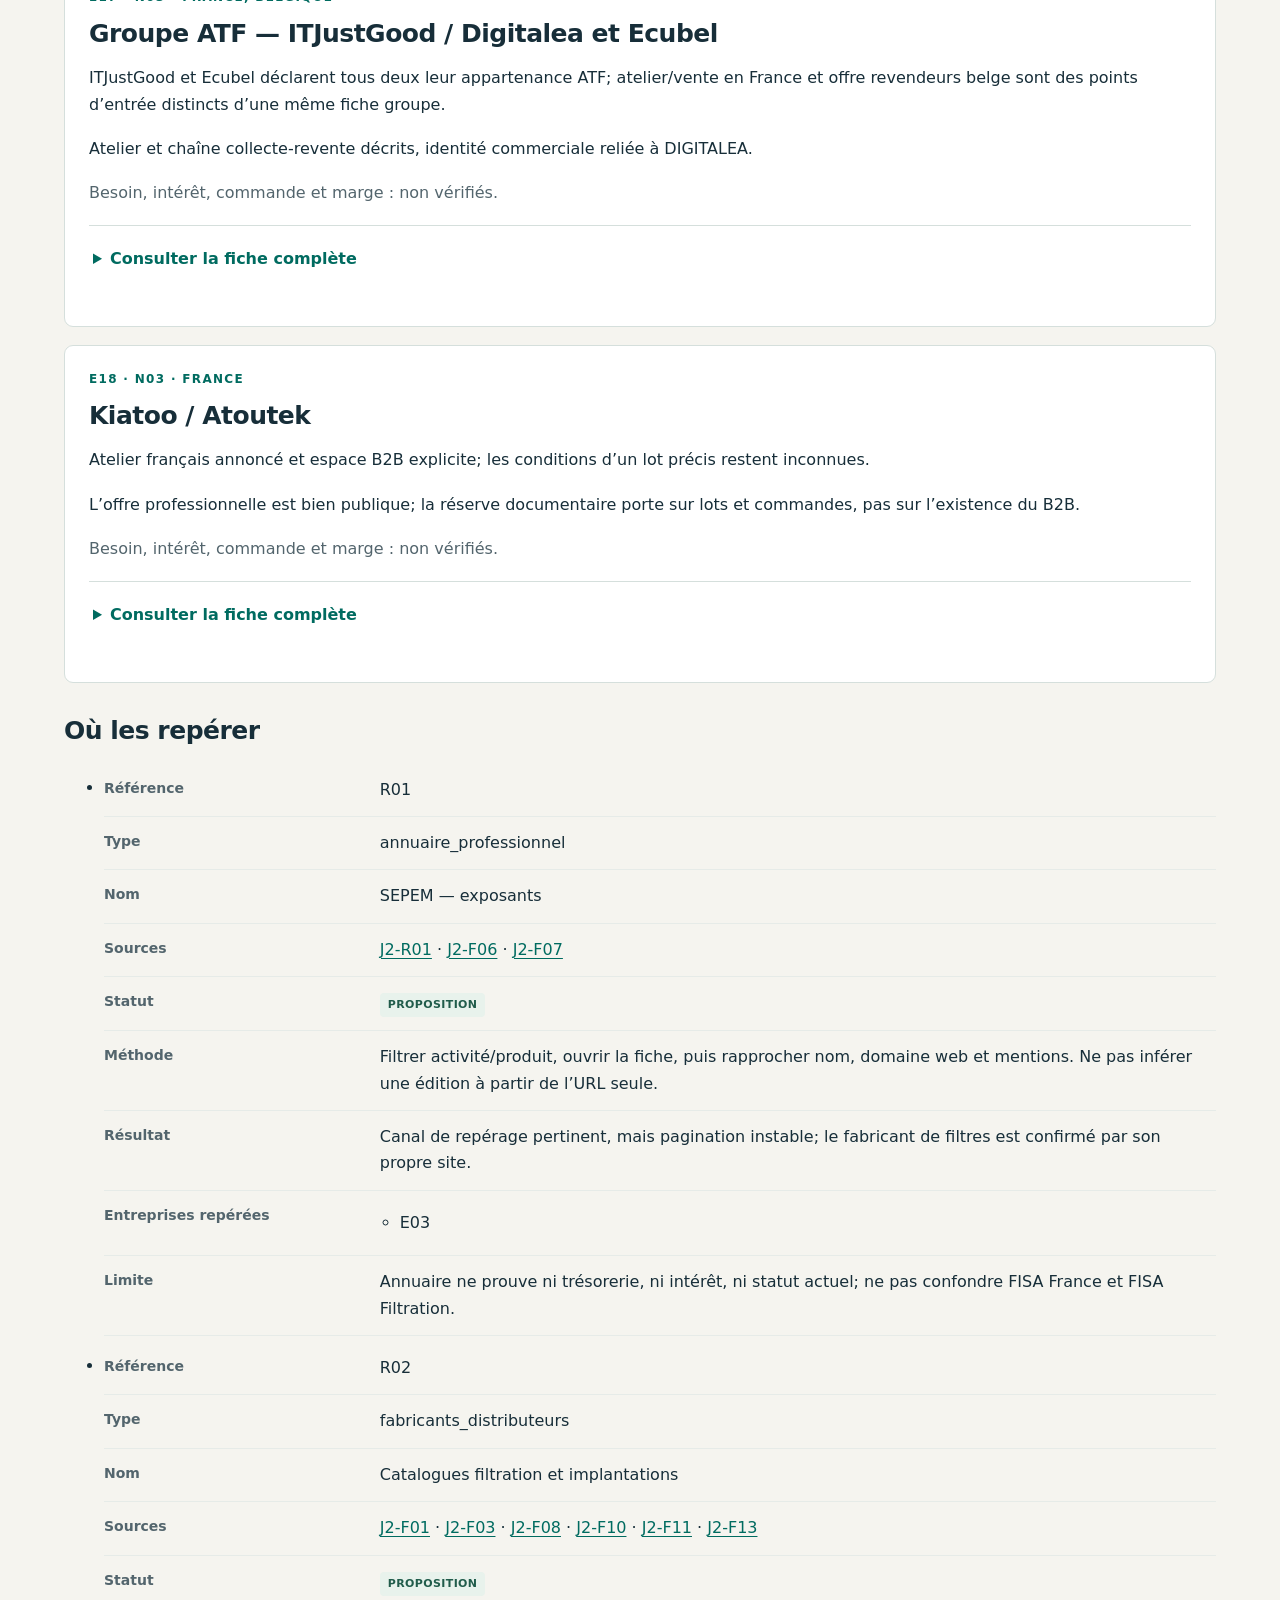
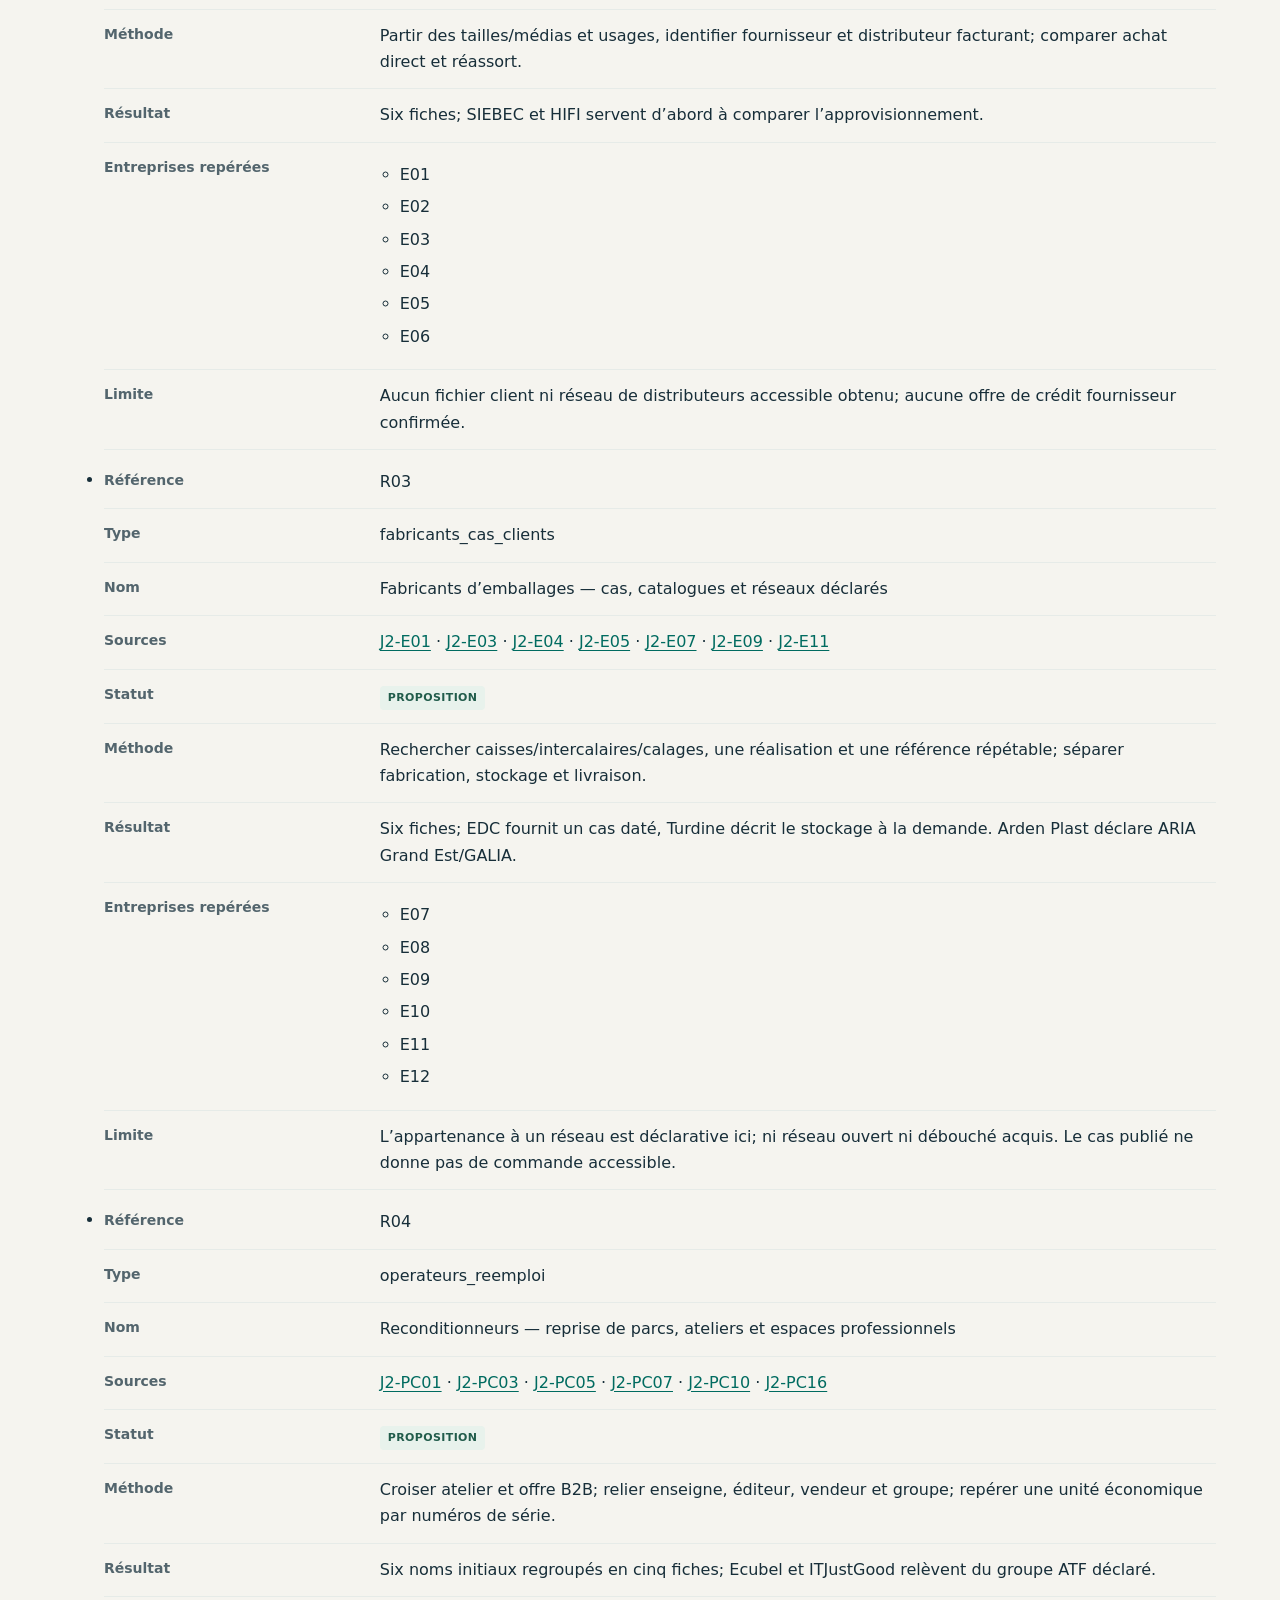
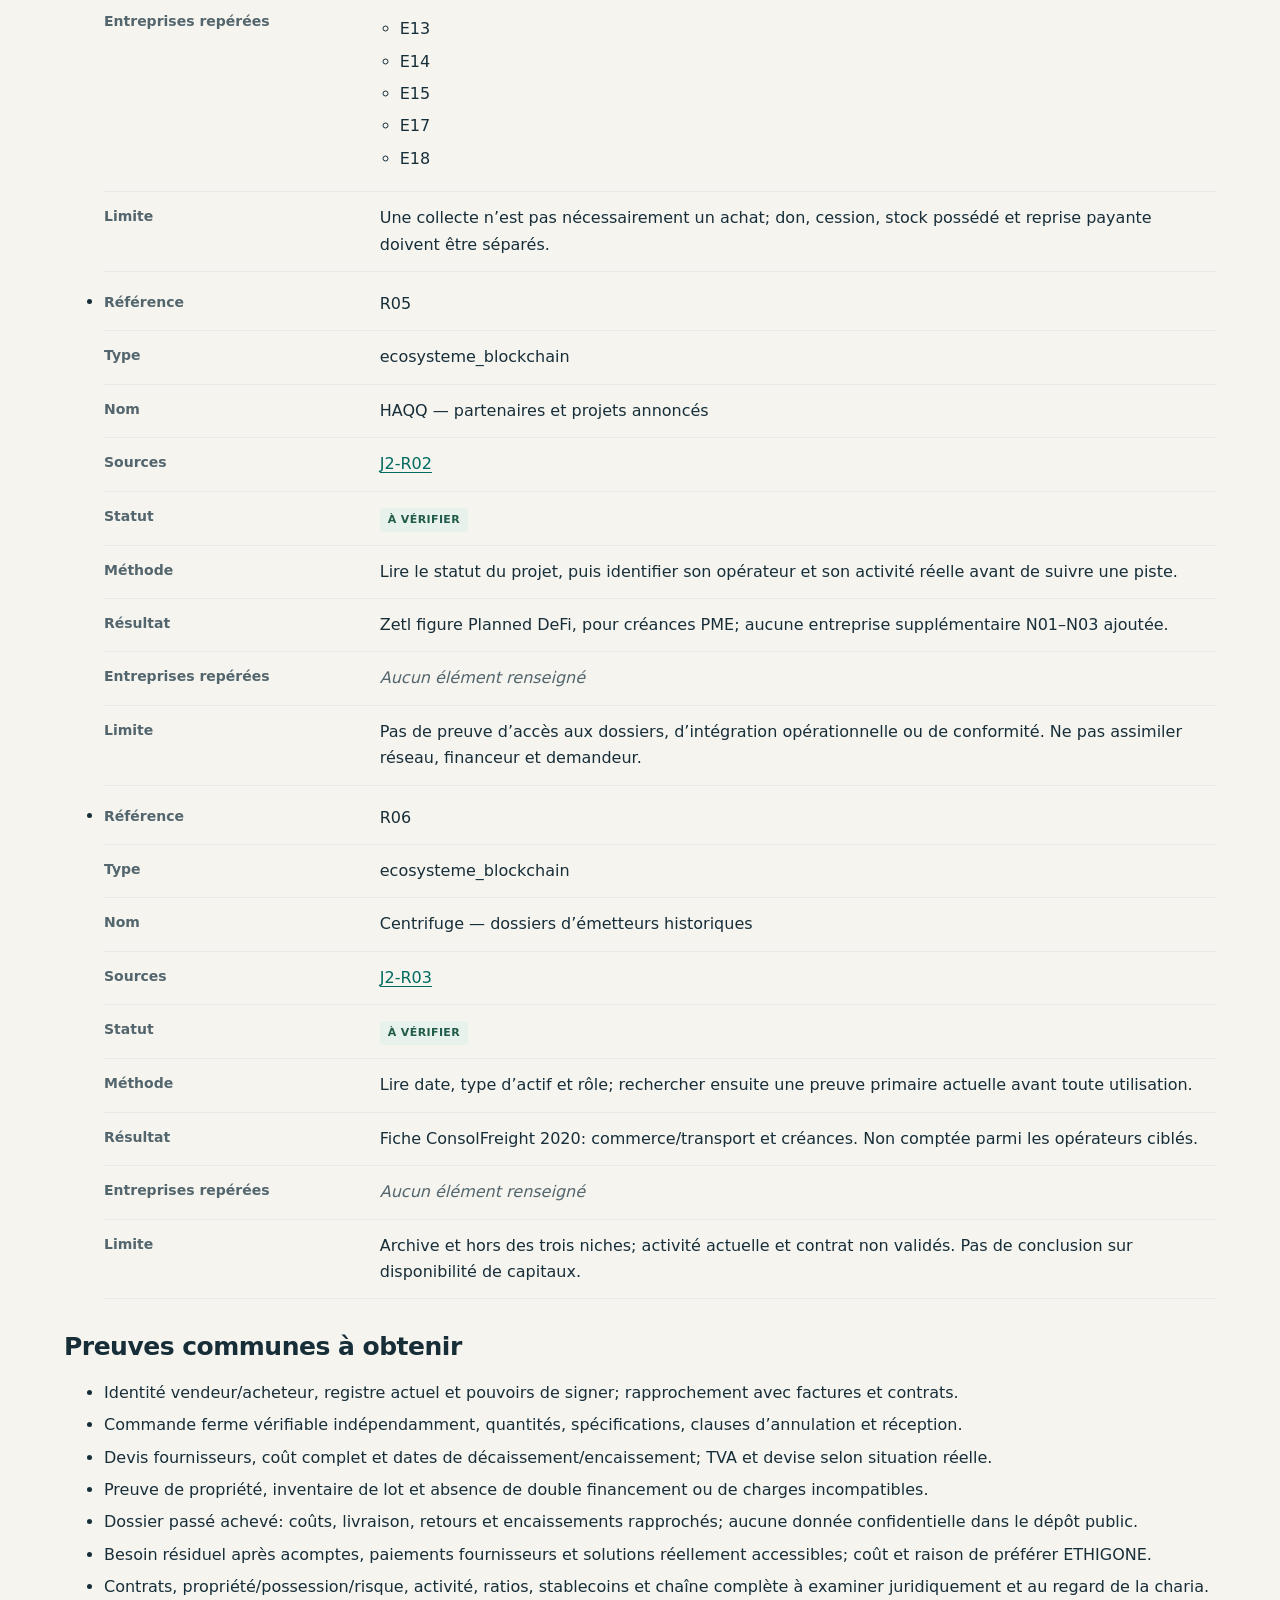
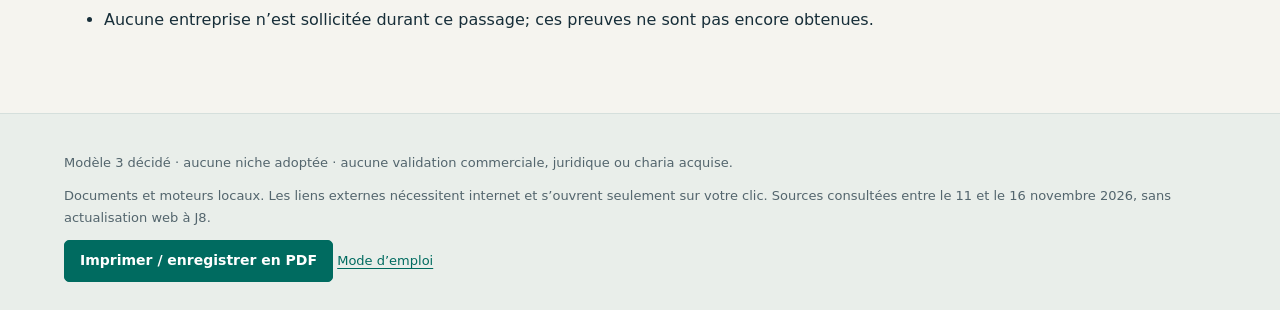
<file: docs/strategie-modele-3/html/entreprises.html>
<!doctype html><html lang="fr"><head><meta charset="utf-8"><meta name="viewport" content="width=device-width,initial-scale=1"><meta name="description" content="Un répertoire public pour préparer une qualification future, sans aucun démarchage effectué."><title>Trouver les bons opérateurs — ETHIGONE</title><link rel="stylesheet" href="assets/style.css"><script defer src="assets/donnees-et-moteurs.js"></script><script defer src="assets/app.js"></script></head><body data-page="entreprises"><a class="skip" href="#contenu">Aller au contenu</a><header><a class="brand" href="index.html">ETHIGONE <span>Étude du modèle 3</span></a><div class="edition">Dossier de décision · 18 novembre 2026<br>Recherche et simulations, aucune offre d’investissement</div></header><nav aria-label="Rubriques"><a href="index.html">Synthèse</a><a href="niches.html">Domaines</a><a aria-current="page" href="entreprises.html">Entreprises</a><a href="investisseurs.html">Accès investisseurs</a><a href="simulateur.html">Simulateur</a><a href="parcours.html">Fonctionnement</a><a href="sources.html">Sources</a></nav><main id="contenu"><div class="page-heading"><p class="eyebrow">Dossier documentaire · J8</p><h1>Trouver les bons opérateurs</h1><p class="lead">Un répertoire public pour préparer une qualification future, sans aucun démarchage effectué.</p></div><noscript><p class="callout">Lecture complète disponible sans JavaScript. Les filtres, exports et simulations modifiables nécessitent JavaScript ; les références de base restent lisibles.</p></noscript><p class="callout"><strong>17 fiches dédoublonnées</strong> : 6 filtration, 6 emballages, 5 PC. E16 est regroupée avec E17. Présence publique ≠ solidité, commande ou demande de financement. Les cinq opérateurs N02 sont à qualifier : les fabricants ne sont pas présumés revendeurs de lots finis.</p><div class="toolbar interactive" hidden><label>Rechercher<input type="search" id="search" placeholder="Nom, activité, pays, risque…"></label><label>Domaine<select id="group"><option value="">Tout afficher</option><option value="N01">Filtration</option><option value="N02">Emballages</option><option value="N03">PC reconditionnés</option></select></label><button type="button" id="export-records" data-export="entreprises">Exporter les fiches affichées (JSON)</button><p id="count" role="status"></p></div><div class="records"><article class="card record" id="E01" data-group="N01"><div class="eyebrow">E01 · N01 · France</div><h2>SIEBEC</h2><p>Fabricant de cartouches et poches industrielles.</p><p>Catalogue utile pour spécifications et comparaison achat direct/distribution.</p><p class="muted">Besoin, intérêt, commande et marge : non vérifiés.</p><details><summary>Consulter la fiche complète</summary><dl><div><dt>Niche</dt><dd>N01</dd></div><div><dt>Pays repérés</dt><dd><ul><li>France</li></ul></dd></div><div><dt>Site public</dt><dd><a href="https://www.siebec.com/fr/produits/medias-consommables/" rel="noreferrer">https://www.siebec.com/fr/produits/medias-consommables/</a></dd></div><div><dt>Identité déclarée</dt><dd>SIEBEC SAS; SIREN déclaré 499473510, Saint-Égrève.</dd></div><div><dt>Identité : état du rapprochement</dt><dd><span class="badge">À VÉRIFIER</span></dd></div><div><dt>Groupe repéré</dt><dd>SIEBEC</dd></div><div><dt>Regroupement</dt><dd>Une fiche par groupe connu; liens capitalistiques exhaustifs non audités.</dd></div><div><dt>Sources</dt><dd><a href="sources.html#J2-F01">J2-F01</a> · <a href="sources.html#J2-F02">J2-F02</a></dd></div><div><dt>Signal public d’activité</dt><dd><dl><div><dt>Statut</dt><dd><span class="badge">CONFIRMÉ</span></dd></div><div><dt>Nature du constat</dt><dd>source_attribuee</dd></div><div><dt>Observation</dt><dd>Fabricant de cartouches et poches industrielles.</dd></div><div><dt>Sources</dt><dd><a href="sources.html#J2-F01">J2-F01</a> · <a href="sources.html#J2-F02">J2-F02</a></dd></div></dl></dd></div><div><dt>Proposition historique J2</dt><dd><dl><div><dt>Statut</dt><dd><span class="badge">PROPOSITION</span></dd></div><div><dt>Rôle</dt><dd>fournisseur_comparatif</dd></div><div><dt>Priorité documentaire</dt><dd>comparatif</dd></div><div><dt>Motif du repérage</dt><dd>Catalogue utile pour spécifications et comparaison achat direct/distribution.</dd></div><div><dt>Opération hypothétique</dt><dd><dl><div><dt>Statut</dt><dd><span class="badge">HYPOTHÈSE</span></dd></div><div><dt>Observation</dt><dd>Un distributeur achète un lot de consommables identifié pour une commande non critique.</dd></div></dl></dd></div><div><dt>Risques</dt><dd><dl><div><dt>Statut</dt><dd><span class="badge">RISQUE</span></dd></div><div><dt>Observation</dt><dd>Usages alimentaires ou de sécurité à exclure; ne pas confondre SIEBEC et Quali-filtres comme cibles indépendantes.</dd></div></dl></dd></div><div><dt>Preuves manquantes</dt><dd><dl><div><dt>Statut</dt><dd><span class="badge">À VÉRIFIER</span></dd></div><div><dt>Éléments</dt><dd><ul><li>Références/usage et non-criticité justifiés</li><li>Devis net de remise et preuve d’achat distributeur</li><li>Commande et réception client</li></ul></dd></div></dl></dd></div><div><dt>Alternatives</dt><dd><dl><div><dt>Statut</dt><dd><span class="badge">À VÉRIFIER</span></dd></div><div><dt>Observation</dt><dd>Achat direct au fabricant, livraison directe et crédit fournisseur à vérifier.</dd></div></dl></dd></div><div><dt>Raison de préférer ETHIGONE à tester</dt><dd><dl><div><dt>Statut</dt><dd><span class="badge">HYPOTHÈSE</span></dd></div><div><dt>Observation</dt><dd>Un distributeur pourrait documenter un décalage que le fabricant ne couvre pas.</dd></div></dl></dd></div><div><dt>Test d’invalidation</dt><dd>Écarter le montage si achat direct ou délais fabricant suppriment le besoin ou la valeur de l’intermédiaire.</dd></div></dl></dd></div><div><dt>Besoin vérifié</dt><dd><span class="unknown">Non vérifié — preuve non obtenue</span></dd></div><div><dt>Intérêt pour ETHIGONE vérifié</dt><dd><span class="unknown">Non vérifié — preuve non obtenue</span></dd></div><div><dt>Commande vérifiée</dt><dd><span class="unknown">Non vérifié — preuve non obtenue</span></dd></div><div><dt>Marge nette</dt><dd><span class="unknown">Inconnu / non applicable selon le champ</span></dd></div></dl></details></article><article class="card record" id="E02" data-group="N01"><div class="eyebrow">E02 · N01 · France</div><h2>Sofise / Pemflow</h2><p>Distribution de consommables; appartenance Pemflow publiée.</p><p>Distribution de références identifiables plutôt que financement d’une machine complète.</p><p class="muted">Besoin, intérêt, commande et marge : non vérifiés.</p><details><summary>Consulter la fiche complète</summary><dl><div><dt>Niche</dt><dd>N01</dd></div><div><dt>Pays repérés</dt><dd><ul><li>France</li></ul></dd></div><div><dt>Site public</dt><dd><a href="https://www.sofise-filtration.com/tous-nos-produits/filtration-liquides/cartouche-filtrante" rel="noreferrer">https://www.sofise-filtration.com/tous-nos-produits/filtration-liquides/cartouche-filtrante</a></dd></div><div><dt>Identité déclarée</dt><dd>SOFISE SOLUTIONS FILTRATION SERVICES SASU; SIREN 479400137, Vénissieux; vendeur actuel à confirmer.</dd></div><div><dt>Identité : état du rapprochement</dt><dd><span class="badge">À VÉRIFIER</span></dd></div><div><dt>Groupe repéré</dt><dd>PEMFLOW</dd></div><div><dt>Regroupement</dt><dd>Une fiche par groupe connu; liens capitalistiques exhaustifs non audités.</dd></div><div><dt>Sources</dt><dd><a href="sources.html#J2-F03">J2-F03</a> · <a href="sources.html#J2-F04">J2-F04</a> · <a href="sources.html#J2-F05">J2-F05</a></dd></div><div><dt>Signal public d’activité</dt><dd><dl><div><dt>Statut</dt><dd><span class="badge">CONFIRMÉ</span></dd></div><div><dt>Nature du constat</dt><dd>source_attribuee</dd></div><div><dt>Observation</dt><dd>Distribution de consommables; appartenance Pemflow publiée.</dd></div><div><dt>Sources</dt><dd><a href="sources.html#J2-F03">J2-F03</a> · <a href="sources.html#J2-F04">J2-F04</a> · <a href="sources.html#J2-F05">J2-F05</a></dd></div></dl></dd></div><div><dt>Proposition historique J2</dt><dd><dl><div><dt>Statut</dt><dd><span class="badge">PROPOSITION</span></dd></div><div><dt>Rôle</dt><dd>operateur_a_qualifier</dd></div><div><dt>Priorité documentaire</dt><dd>a_qualifier</dd></div><div><dt>Motif du repérage</dt><dd>Distribution de références identifiables plutôt que financement d’une machine complète.</dd></div><div><dt>Opération hypothétique</dt><dd><dl><div><dt>Statut</dt><dd><span class="badge">HYPOTHÈSE</span></dd></div><div><dt>Observation</dt><dd>Lot de poches ou cartouches usuelles, hors stérilisation, affecté à un acheteur industriel.</dd></div></dl></dd></div><div><dt>Risques</dt><dd><dl><div><dt>Statut</dt><dd><span class="badge">RISQUE</span></dd></div><div><dt>Observation</dt><dd>Périmètre groupe, vendeur facturant, qualification matière et usage à établir.</dd></div></dl></dd></div><div><dt>Preuves manquantes</dt><dd><dl><div><dt>Statut</dt><dd><span class="badge">À VÉRIFIER</span></dd></div><div><dt>Éléments</dt><dd><ul><li>Contrat fournisseur et pouvoir de distribuer</li><li>Achat/vente/encaissement d’un lot passé</li><li>Usage réel et exclusions</li></ul></dd></div></dl></dd></div><div><dt>Alternatives</dt><dd><dl><div><dt>Statut</dt><dd><span class="badge">À VÉRIFIER</span></dd></div><div><dt>Observation</dt><dd>Acompte, crédit fournisseur, livraison directe.</dd></div></dl></dd></div><div><dt>Raison de préférer ETHIGONE à tester</dt><dd><dl><div><dt>Statut</dt><dd><span class="badge">HYPOTHÈSE</span></dd></div><div><dt>Observation</dt><dd>Un dossier répété et traçable pourrait réduire le coût documentaire ETHIGONE.</dd></div></dl></dd></div><div><dt>Test d’invalidation</dt><dd>Écarter si soutien/délais groupe suffisent, lot déjà financé ou prestation principalement critique.</dd></div></dl></dd></div><div><dt>Besoin vérifié</dt><dd><span class="unknown">Non vérifié — preuve non obtenue</span></dd></div><div><dt>Intérêt pour ETHIGONE vérifié</dt><dd><span class="unknown">Non vérifié — preuve non obtenue</span></dd></div><div><dt>Commande vérifiée</dt><dd><span class="unknown">Non vérifié — preuve non obtenue</span></dd></div><div><dt>Marge nette</dt><dd><span class="unknown">Inconnu / non applicable selon le champ</span></dd></div></dl></details></article><article class="card record" id="E03" data-group="N01"><div class="eyebrow">E03 · N01 · France</div><h2>FISA Filtration</h2><p class="badge">Candidat de repli à qualifier J6</p><p>Cartouches de remplacement et fabrication standard/sur mesure.</p><p>Références de maintenance identifiables; distinguer le fabricant d’ultrasons homonyme.</p><p class="muted">Besoin, intérêt, commande et marge : non vérifiés.</p><details><summary>Consulter la fiche complète</summary><dl><div><dt>Niche</dt><dd>N01</dd></div><div><dt>Pays repérés</dt><dd><ul><li>France</li></ul></dd></div><div><dt>Site public</dt><dd><a href="https://fisafiltration.fr/cartouches/" rel="noreferrer">https://fisafiltration.fr/cartouches/</a></dd></div><div><dt>Identité déclarée</dt><dd>FISA FILTRATION; numéro déclaré 886080720, La Chapelle-d’Armentières.</dd></div><div><dt>Identité : état du rapprochement</dt><dd><span class="badge">À VÉRIFIER</span></dd></div><div><dt>Groupe repéré</dt><dd>FISA_FILTRATION</dd></div><div><dt>Regroupement</dt><dd>Une fiche par groupe connu; liens capitalistiques exhaustifs non audités.</dd></div><div><dt>Sources</dt><dd><a href="sources.html#J2-F06">J2-F06</a> · <a href="sources.html#J2-F07">J2-F07</a></dd></div><div><dt>Signal public d’activité</dt><dd><dl><div><dt>Statut</dt><dd><span class="badge">CONFIRMÉ</span></dd></div><div><dt>Nature du constat</dt><dd>source_attribuee</dd></div><div><dt>Observation</dt><dd>Cartouches de remplacement et fabrication standard/sur mesure.</dd></div><div><dt>Sources</dt><dd><a href="sources.html#J2-F06">J2-F06</a> · <a href="sources.html#J2-F07">J2-F07</a></dd></div></dl></dd></div><div><dt>Proposition historique J2</dt><dd><dl><div><dt>Statut</dt><dd><span class="badge">PROPOSITION</span></dd></div><div><dt>Rôle</dt><dd>operateur_a_qualifier</dd></div><div><dt>Priorité documentaire</dt><dd>a_qualifier</dd></div><div><dt>Motif du repérage</dt><dd>Références de maintenance identifiables; distinguer le fabricant d’ultrasons homonyme.</dd></div><div><dt>Opération hypothétique</dt><dd><dl><div><dt>Statut</dt><dd><span class="badge">HYPOTHÈSE</span></dd></div><div><dt>Observation</dt><dd>Répétition d’un lot de filtres déjà validé par le client, usage non critique démontré.</dd></div></dl></dd></div><div><dt>Risques</dt><dd><dl><div><dt>Statut</dt><dd><span class="badge">RISQUE</span></dd></div><div><dt>Observation</dt><dd>Compatibilité réelle et qualification ne se déduisent pas d’une équivalence catalogue.</dd></div></dl></dd></div><div><dt>Preuves manquantes</dt><dd><dl><div><dt>Statut</dt><dd><span class="badge">À VÉRIFIER</span></dd></div><div><dt>Éléments</dt><dd><ul><li>Référence de remplacement déjà validée</li><li>Coût matière/main-d’œuvre/rebut</li><li>Historique de retours et délai de règlement</li></ul></dd></div></dl></dd></div><div><dt>Alternatives</dt><dd><dl><div><dt>Statut</dt><dd><span class="badge">À VÉRIFIER</span></dd></div><div><dt>Observation</dt><dd>Acompte, commande fractionnée, crédit matière.</dd></div></dl></dd></div><div><dt>Raison de préférer ETHIGONE à tester</dt><dd><dl><div><dt>Statut</dt><dd><span class="badge">HYPOTHÈSE</span></dd></div><div><dt>Observation</dt><dd>Une référence répétée pourrait limiter étude et outillage à chaque lot.</dd></div></dl></dd></div><div><dt>Test d’invalidation</dt><dd>Écarter nouvelle qualification coûteuse, remplacement de sécurité ou absence de commande ferme.</dd></div></dl></dd></div><div><dt>Besoin vérifié</dt><dd><span class="unknown">Non vérifié — preuve non obtenue</span></dd></div><div><dt>Intérêt pour ETHIGONE vérifié</dt><dd><span class="unknown">Non vérifié — preuve non obtenue</span></dd></div><div><dt>Commande vérifiée</dt><dd><span class="unknown">Non vérifié — preuve non obtenue</span></dd></div><div><dt>Marge nette</dt><dd><span class="unknown">Inconnu / non applicable selon le champ</span></dd></div></dl></details></article><article class="card record" id="E04" data-group="N01"><div class="eyebrow">E04 · N01 · France, Suisse</div><h2>HIFI FILTER — relais France</h2><p>Catalogue de filtres liquides et implantation française.</p><p>Point de comparaison d’approvisionnement, pas demandeur confirmé.</p><p class="muted">Besoin, intérêt, commande et marge : non vérifiés.</p><details><summary>Consulter la fiche complète</summary><dl><div><dt>Niche</dt><dd>N01</dd></div><div><dt>Pays repérés</dt><dd><ul><li>France</li><li>Suisse</li></ul></dd></div><div><dt>Site public</dt><dd><a href="https://hifi-filter.com/fr/solutions/liquides/" rel="noreferrer">https://hifi-filter.com/fr/solutions/liquides/</a></dd></div><div><dt>Identité déclarée</dt><dd>HIFI FILTER FRANCE à Pontarlier; éditeur Hifi Group SA (Suisse), CHE-114.945.835; vendeur à déterminer.</dd></div><div><dt>Identité : état du rapprochement</dt><dd><span class="badge">À VÉRIFIER</span></dd></div><div><dt>Groupe repéré</dt><dd>HIFI_GROUP</dd></div><div><dt>Regroupement</dt><dd>Une fiche par groupe connu; liens capitalistiques exhaustifs non audités.</dd></div><div><dt>Sources</dt><dd><a href="sources.html#J2-F08">J2-F08</a> · <a href="sources.html#J2-F09">J2-F09</a> · <a href="sources.html#J2-F10">J2-F10</a></dd></div><div><dt>Signal public d’activité</dt><dd><dl><div><dt>Statut</dt><dd><span class="badge">CONFIRMÉ</span></dd></div><div><dt>Nature du constat</dt><dd>source_attribuee</dd></div><div><dt>Observation</dt><dd>Catalogue de filtres liquides et implantation française.</dd></div><div><dt>Sources</dt><dd><a href="sources.html#J2-F08">J2-F08</a> · <a href="sources.html#J2-F09">J2-F09</a> · <a href="sources.html#J2-F10">J2-F10</a></dd></div></dl></dd></div><div><dt>Proposition historique J2</dt><dd><dl><div><dt>Statut</dt><dd><span class="badge">PROPOSITION</span></dd></div><div><dt>Rôle</dt><dd>fournisseur_comparatif</dd></div><div><dt>Priorité documentaire</dt><dd>comparatif</dd></div><div><dt>Motif du repérage</dt><dd>Point de comparaison d’approvisionnement, pas demandeur confirmé.</dd></div><div><dt>Opération hypothétique</dt><dd><dl><div><dt>Statut</dt><dd><span class="badge">HYPOTHÈSE</span></dd></div><div><dt>Observation</dt><dd>Un revendeur identifié approvisionne des cartouches commandées auprès de l’entité pertinente.</dd></div></dl></dd></div><div><dt>Risques</dt><dd><dl><div><dt>Statut</dt><dd><span class="badge">RISQUE</span></dd></div><div><dt>Observation</dt><dd>Déduire à tort identité suisse du contrat français, clientèle accessible ou non-criticité.</dd></div></dl></dd></div><div><dt>Preuves manquantes</dt><dd><dl><div><dt>Statut</dt><dd><span class="badge">À VÉRIFIER</span></dd></div><div><dt>Éléments</dt><dd><ul><li>Vendeur et devise du devis</li><li>Conditions revendeur et livraison</li><li>Distributeur réel et acheteur engagé</li></ul></dd></div></dl></dd></div><div><dt>Alternatives</dt><dd><dl><div><dt>Statut</dt><dd><span class="badge">À VÉRIFIER</span></dd></div><div><dt>Observation</dt><dd>Achat direct, livraison directe et paiement différé fournisseur.</dd></div></dl></dd></div><div><dt>Raison de préférer ETHIGONE à tester</dt><dd><dl><div><dt>Statut</dt><dd><span class="badge">HYPOTHÈSE</span></dd></div><div><dt>Observation</dt><dd>Tester s’il reste un service utile après les solutions déjà proposées par le réseau.</dd></div></dl></dd></div><div><dt>Test d’invalidation</dt><dd>Écarter si l’acheteur peut obtenir la même exécution moins coûteuse directement.</dd></div></dl></dd></div><div><dt>Besoin vérifié</dt><dd><span class="unknown">Non vérifié — preuve non obtenue</span></dd></div><div><dt>Intérêt pour ETHIGONE vérifié</dt><dd><span class="unknown">Non vérifié — preuve non obtenue</span></dd></div><div><dt>Commande vérifiée</dt><dd><span class="unknown">Non vérifié — preuve non obtenue</span></dd></div><div><dt>Marge nette</dt><dd><span class="unknown">Inconnu / non applicable selon le champ</span></dd></div></dl></details></article><article class="card record" id="E05" data-group="N01"><div class="eyebrow">E05 · N01 · France</div><h2>Isofilter / FNA</h2><p>Poches textiles standard avec tailles et médias explicités.</p><p>Spécifications de lots directement comparables.</p><p class="muted">Besoin, intérêt, commande et marge : non vérifiés.</p><details><summary>Consulter la fiche complète</summary><dl><div><dt>Niche</dt><dd>N01</dd></div><div><dt>Pays repérés</dt><dd><ul><li>France</li></ul></dd></div><div><dt>Site public</dt><dd><a href="https://www.isofilter.fr/produit/chaussette-filtrante/" rel="noreferrer">https://www.isofilter.fr/produit/chaussette-filtrante/</a></dd></div><div><dt>Identité déclarée</dt><dd>FNA SAS, Pontivy; SIREN déclaré 348809799.</dd></div><div><dt>Identité : état du rapprochement</dt><dd><span class="badge">À VÉRIFIER</span></dd></div><div><dt>Groupe repéré</dt><dd>FNA_ISOFILTER</dd></div><div><dt>Regroupement</dt><dd>Une fiche par groupe connu; liens capitalistiques exhaustifs non audités.</dd></div><div><dt>Sources</dt><dd><a href="sources.html#J2-F11">J2-F11</a> · <a href="sources.html#J2-F12">J2-F12</a></dd></div><div><dt>Signal public d’activité</dt><dd><dl><div><dt>Statut</dt><dd><span class="badge">CONFIRMÉ</span></dd></div><div><dt>Nature du constat</dt><dd>source_attribuee</dd></div><div><dt>Observation</dt><dd>Poches textiles standard avec tailles et médias explicités.</dd></div><div><dt>Sources</dt><dd><a href="sources.html#J2-F11">J2-F11</a> · <a href="sources.html#J2-F12">J2-F12</a></dd></div></dl></dd></div><div><dt>Proposition historique J2</dt><dd><dl><div><dt>Statut</dt><dd><span class="badge">PROPOSITION</span></dd></div><div><dt>Rôle</dt><dd>operateur_a_qualifier</dd></div><div><dt>Priorité documentaire</dt><dd>a_qualifier</dd></div><div><dt>Motif du repérage</dt><dd>Spécifications de lots directement comparables.</dd></div><div><dt>Opération hypothétique</dt><dd><dl><div><dt>Statut</dt><dd><span class="badge">HYPOTHÈSE</span></dd></div><div><dt>Observation</dt><dd>Lot standard de poches pour bains de lavage non critiques, sur commande validée.</dd></div></dl></dd></div><div><dt>Risques</dt><dd><dl><div><dt>Statut</dt><dd><span class="badge">RISQUE</span></dd></div><div><dt>Observation</dt><dd>Compatibilité chimique/température et transport; environnement et sécurité à qualifier même pour une taille standard.</dd></div></dl></dd></div><div><dt>Preuves manquantes</dt><dd><dl><div><dt>Statut</dt><dd><span class="badge">À VÉRIFIER</span></dd></div><div><dt>Éléments</dt><dd><ul><li>Devis lot et prix B2B réel</li><li>Usage final et matériau acceptés</li><li>Calendrier client/fournisseur</li></ul></dd></div></dl></dd></div><div><dt>Alternatives</dt><dd><dl><div><dt>Statut</dt><dd><span class="badge">À VÉRIFIER</span></dd></div><div><dt>Observation</dt><dd>Paiement client avant expédition, acompte, crédit fournisseur.</dd></div></dl></dd></div><div><dt>Raison de préférer ETHIGONE à tester</dt><dd><dl><div><dt>Statut</dt><dd><span class="badge">HYPOTHÈSE</span></dd></div><div><dt>Observation</dt><dd>Tester un cycle court documenté si prépaiement et délais ne suffisent pas.</dd></div></dl></dd></div><div><dt>Test d’invalidation</dt><dd>Écarter si usage critique, besoin seulement spéculatif ou coûts de contrôle absorbant l’économie.</dd></div></dl></dd></div><div><dt>Besoin vérifié</dt><dd><span class="unknown">Non vérifié — preuve non obtenue</span></dd></div><div><dt>Intérêt pour ETHIGONE vérifié</dt><dd><span class="unknown">Non vérifié — preuve non obtenue</span></dd></div><div><dt>Commande vérifiée</dt><dd><span class="unknown">Non vérifié — preuve non obtenue</span></dd></div><div><dt>Marge nette</dt><dd><span class="unknown">Inconnu / non applicable selon le champ</span></dd></div></dl></details></article><article class="card record" id="E06" data-group="N01"><div class="eyebrow">E06 · N01 · France</div><h2>Poutet Filtration</h2><p>Poches/cartouches au sein d’une offre de conception, réparation et fabrication.</p><p>Étudier uniquement un consommable standard dissociable de l’installation.</p><p class="muted">Besoin, intérêt, commande et marge : non vérifiés.</p><details><summary>Consulter la fiche complète</summary><dl><div><dt>Niche</dt><dd>N01</dd></div><div><dt>Pays repérés</dt><dd><ul><li>France</li></ul></dd></div><div><dt>Site public</dt><dd><a href="https://www.poutet-filtration.com/" rel="noreferrer">https://www.poutet-filtration.com/</a></dd></div><div><dt>Identité déclarée</dt><dd>SAS Poutet Filtration selon CGV; Martigues; SIREN non retenu faute de rapprochement primaire.</dd></div><div><dt>Identité : état du rapprochement</dt><dd><span class="badge">À VÉRIFIER</span></dd></div><div><dt>Groupe repéré</dt><dd>POUTET</dd></div><div><dt>Regroupement</dt><dd>Une fiche par groupe connu; liens capitalistiques exhaustifs non audités.</dd></div><div><dt>Sources</dt><dd><a href="sources.html#J2-F13">J2-F13</a> · <a href="sources.html#J2-F14">J2-F14</a></dd></div><div><dt>Signal public d’activité</dt><dd><dl><div><dt>Statut</dt><dd><span class="badge">CONFIRMÉ</span></dd></div><div><dt>Nature du constat</dt><dd>source_attribuee</dd></div><div><dt>Observation</dt><dd>Poches/cartouches au sein d’une offre de conception, réparation et fabrication.</dd></div><div><dt>Sources</dt><dd><a href="sources.html#J2-F13">J2-F13</a> · <a href="sources.html#J2-F14">J2-F14</a></dd></div></dl></dd></div><div><dt>Proposition historique J2</dt><dd><dl><div><dt>Statut</dt><dd><span class="badge">PROPOSITION</span></dd></div><div><dt>Rôle</dt><dd>reserve_perimetre</dd></div><div><dt>Priorité documentaire</dt><dd>reserve</dd></div><div><dt>Motif du repérage</dt><dd>Étudier uniquement un consommable standard dissociable de l’installation.</dd></div><div><dt>Opération hypothétique</dt><dd><dl><div><dt>Statut</dt><dd><span class="badge">HYPOTHÈSE</span></dd></div><div><dt>Observation</dt><dd>Réassort non critique déjà qualifié; aucune construction d’équipement de process.</dd></div></dl></dd></div><div><dt>Risques</dt><dd><dl><div><dt>Statut</dt><dd><span class="badge">RISQUE</span></dd></div><div><dt>Observation</dt><dd>Usages potentiellement critiques; CGV avec réserve de propriété et risques distincts, ainsi que clauses d’intérêts de retard.</dd></div></dl></dd></div><div><dt>Preuves manquantes</dt><dd><dl><div><dt>Statut</dt><dd><span class="badge">À VÉRIFIER</span></dd></div><div><dt>Éléments</dt><dd><ul><li>Spécification de consommable hors sécurité/process critique</li><li>Version négociée des clauses propriété/risque/paiement</li><li>Avis juridique et charia sur chaîne contractuelle</li></ul></dd></div></dl></dd></div><div><dt>Alternatives</dt><dd><dl><div><dt>Statut</dt><dd><span class="badge">À VÉRIFIER</span></dd></div><div><dt>Observation</dt><dd>Acompte et délai négocié; aucune conformité des CGV présumée.</dd></div></dl></dd></div><div><dt>Raison de préférer ETHIGONE à tester</dt><dd><dl><div><dt>Statut</dt><dd><span class="badge">HYPOTHÈSE</span></dd></div><div><dt>Observation</dt><dd>Valeur envisageable seulement sur un lot traçable à clauses compatibles et besoin résiduel.</dd></div></dl></dd></div><div><dt>Test d’invalidation</dt><dd>Écarter du pilote si clauses incompatibles non résolues ou si le consommable engage une garantie de process.</dd></div></dl></dd></div><div><dt>Besoin vérifié</dt><dd><span class="unknown">Non vérifié — preuve non obtenue</span></dd></div><div><dt>Intérêt pour ETHIGONE vérifié</dt><dd><span class="unknown">Non vérifié — preuve non obtenue</span></dd></div><div><dt>Commande vérifiée</dt><dd><span class="unknown">Non vérifié — preuve non obtenue</span></dd></div><div><dt>Marge nette</dt><dd><span class="unknown">Inconnu / non applicable selon le champ</span></dd></div></dl></details></article><article class="card record" id="E07" data-group="N02"><div class="eyebrow">E07 · N02 · France</div><h2>Arden Plast</h2><p>Protections, intercalaires et caisses en polypropylène alvéolaire.</p><p>Familles simples de calage; piste de réseaux industriels déclarés.</p><p class="muted">Besoin, intérêt, commande et marge : non vérifiés.</p><details><summary>Consulter la fiche complète</summary><dl><div><dt>Niche</dt><dd>N02</dd></div><div><dt>Pays repérés</dt><dd><ul><li>France</li></ul></dd></div><div><dt>Site public</dt><dd><a href="https://www.arden-plast.com/" rel="noreferrer">https://www.arden-plast.com/</a></dd></div><div><dt>Identité déclarée</dt><dd>Arden Plast, Mouzon; SIREN à rapprocher.</dd></div><div><dt>Identité : état du rapprochement</dt><dd><span class="badge">À VÉRIFIER</span></dd></div><div><dt>Groupe repéré</dt><dd>ARDEN_PLAST</dd></div><div><dt>Regroupement</dt><dd>Une fiche par groupe connu; liens capitalistiques exhaustifs non audités.</dd></div><div><dt>Sources</dt><dd><a href="sources.html#J2-E01">J2-E01</a> · <a href="sources.html#J2-E02">J2-E02</a></dd></div><div><dt>Signal public d’activité</dt><dd><dl><div><dt>Statut</dt><dd><span class="badge">CONFIRMÉ</span></dd></div><div><dt>Nature du constat</dt><dd>source_attribuee</dd></div><div><dt>Observation</dt><dd>Protections, intercalaires et caisses en polypropylène alvéolaire.</dd></div><div><dt>Sources</dt><dd><a href="sources.html#J2-E01">J2-E01</a> · <a href="sources.html#J2-E02">J2-E02</a></dd></div></dl></dd></div><div><dt>Proposition historique J2</dt><dd><dl><div><dt>Statut</dt><dd><span class="badge">PROPOSITION</span></dd></div><div><dt>Rôle</dt><dd>operateur_a_qualifier</dd></div><div><dt>Priorité documentaire</dt><dd>a_qualifier</dd></div><div><dt>Motif du repérage</dt><dd>Familles simples de calage; piste de réseaux industriels déclarés.</dd></div><div><dt>Opération hypothétique</dt><dd><dl><div><dt>Statut</dt><dd><span class="badge">HYPOTHÈSE</span></dd></div><div><dt>Observation</dt><dd>Reproduction d’une référence connue d’intercalaire ou caisse vendue, commande et plan déjà acceptés.</dd></div></dl></dd></div><div><dt>Risques</dt><dd><dl><div><dt>Statut</dt><dd><span class="badge">RISQUE</span></dd></div><div><dt>Observation</dt><dd>Sur-mesure difficile à revendre, prix matière, outillage et confusion vente/parc réutilisable loué.</dd></div></dl></dd></div><div><dt>Preuves manquantes</dt><dd><dl><div><dt>Statut</dt><dd><span class="badge">À VÉRIFIER</span></dd></div><div><dt>Éléments</dt><dd><ul><li>Plan et ancienne série acceptée</li><li>Devis matière, chutes et outillage</li><li>Coût logistique et réception</li></ul></dd></div></dl></dd></div><div><dt>Alternatives</dt><dd><dl><div><dt>Statut</dt><dd><span class="badge">À VÉRIFIER</span></dd></div><div><dt>Observation</dt><dd>Acompte matière, jalons, production/livraison par lots.</dd></div></dl></dd></div><div><dt>Raison de préférer ETHIGONE à tester</dt><dd><dl><div><dt>Statut</dt><dd><span class="badge">HYPOTHÈSE</span></dd></div><div><dt>Observation</dt><dd>Le suivi d’une série répétée pourrait être moins coûteux qu’un développement nouveau.</dd></div></dl></dd></div><div><dt>Test d’invalidation</dt><dd>Écarter si nouveau moule/plan non validé ou si un parc loué remplace la vente ponctuelle étudiée.</dd></div></dl></dd></div><div><dt>Besoin vérifié</dt><dd><span class="unknown">Non vérifié — preuve non obtenue</span></dd></div><div><dt>Intérêt pour ETHIGONE vérifié</dt><dd><span class="unknown">Non vérifié — preuve non obtenue</span></dd></div><div><dt>Commande vérifiée</dt><dd><span class="unknown">Non vérifié — preuve non obtenue</span></dd></div><div><dt>Marge nette</dt><dd><span class="unknown">Inconnu / non applicable selon le champ</span></dd></div></dl></details></article><article class="card record" id="E08" data-group="N02"><div class="eyebrow">E08 · N02 · France</div><h2>EDC Transmouss</h2><p>Fabrication carton/mousse; exemple daté de calage d’une pièce technique.</p><p>Cas concret permettant de définir les pièces à examiner; aucune vente acquise pour ETHIGONE.</p><p class="muted">Besoin, intérêt, commande et marge : non vérifiés.</p><details><summary>Consulter la fiche complète</summary><dl><div><dt>Niche</dt><dd>N02</dd></div><div><dt>Pays repérés</dt><dd><ul><li>France</li></ul></dd></div><div><dt>Site public</dt><dd><a href="https://www.edc-transmouss.fr/" rel="noreferrer">https://www.edc-transmouss.fr/</a></dd></div><div><dt>Identité déclarée</dt><dd>EDC Transmouss, activité dans l’Orne; identité contractuelle et SIREN à rapprocher.</dd></div><div><dt>Identité : état du rapprochement</dt><dd><span class="badge">À VÉRIFIER</span></dd></div><div><dt>Groupe repéré</dt><dd>EDC_TRANSMOUSS</dd></div><div><dt>Regroupement</dt><dd>Une fiche par groupe connu; liens capitalistiques exhaustifs non audités.</dd></div><div><dt>Sources</dt><dd><a href="sources.html#J2-E03">J2-E03</a> · <a href="sources.html#J2-E04">J2-E04</a></dd></div><div><dt>Signal public d’activité</dt><dd><dl><div><dt>Statut</dt><dd><span class="badge">CONFIRMÉ</span></dd></div><div><dt>Nature du constat</dt><dd>source_attribuee</dd></div><div><dt>Observation</dt><dd>Fabrication carton/mousse; exemple daté de calage d’une pièce technique.</dd></div><div><dt>Sources</dt><dd><a href="sources.html#J2-E03">J2-E03</a> · <a href="sources.html#J2-E04">J2-E04</a></dd></div></dl></dd></div><div><dt>Proposition historique J2</dt><dd><dl><div><dt>Statut</dt><dd><span class="badge">PROPOSITION</span></dd></div><div><dt>Rôle</dt><dd>operateur_a_qualifier</dd></div><div><dt>Priorité documentaire</dt><dd>a_qualifier</dd></div><div><dt>Motif du repérage</dt><dd>Cas concret permettant de définir les pièces à examiner; aucune vente acquise pour ETHIGONE.</dd></div><div><dt>Opération hypothétique</dt><dd><dl><div><dt>Statut</dt><dd><span class="badge">HYPOTHÈSE</span></dd></div><div><dt>Observation</dt><dd>Réassort d’une caisse carton et calage déjà conçus et acceptés, hors contraintes médicales/alimentaires.</dd></div></dl></dd></div><div><dt>Risques</dt><dd><dl><div><dt>Statut</dt><dd><span class="badge">RISQUE</span></dd></div><div><dt>Observation</dt><dd>Coût de conception, cliché, découpe et calage à ne pas omettre; cas publié ne donne ni client ni volume.</dd></div></dl></dd></div><div><dt>Preuves manquantes</dt><dd><dl><div><dt>Statut</dt><dd><span class="badge">À VÉRIFIER</span></dd></div><div><dt>Éléments</dt><dd><ul><li>Commande de réassort distincte du cas public</li><li>Plan accepté et coût de première série</li><li>Chutes, coût des reprises et encaissement final</li></ul></dd></div></dl></dd></div><div><dt>Alternatives</dt><dd><dl><div><dt>Statut</dt><dd><span class="badge">À VÉRIFIER</span></dd></div><div><dt>Observation</dt><dd>Acompte, facturation d’étude séparée, fractionnement des séries.</dd></div></dl></dd></div><div><dt>Raison de préférer ETHIGONE à tester</dt><dd><dl><div><dt>Statut</dt><dd><span class="badge">HYPOTHÈSE</span></dd></div><div><dt>Observation</dt><dd>Un réassort pourrait isoler le coût marginal réel d’une opération sans réinventer l’emballage.</dd></div></dl></dd></div><div><dt>Test d’invalidation</dt><dd>Écarter si besoin principal de R&amp;D, absence de critères de réception ou transport trop cher.</dd></div></dl></dd></div><div><dt>Besoin vérifié</dt><dd><span class="unknown">Non vérifié — preuve non obtenue</span></dd></div><div><dt>Intérêt pour ETHIGONE vérifié</dt><dd><span class="unknown">Non vérifié — preuve non obtenue</span></dd></div><div><dt>Commande vérifiée</dt><dd><span class="unknown">Non vérifié — preuve non obtenue</span></dd></div><div><dt>Marge nette</dt><dd><span class="unknown">Inconnu / non applicable selon le champ</span></dd></div></dl></details></article><article class="card record" id="E09" data-group="N02"><div class="eyebrow">E09 · N02 · France</div><h2>Besset Boudot Cartonnage</h2><p class="badge">Candidat à qualifier J6 · pas demandeur confirmé</p><p>Emballages B2B sur mesure, stockage et livraisons cadencées annoncés.</p><p>Possibilité d’étudier séparément production et cadence des sorties.</p><p class="muted">Besoin, intérêt, commande et marge : non vérifiés.</p><p class="callout">Deux variantes historiques d’URL (responses / reponses) ; accès J6 échoué. Aucun lien actif reconfirmé à J8. Voir S6-05 et les sources J2.</p><details><summary>Consulter la fiche complète</summary><dl><div><dt>Niche</dt><dd>N02</dd></div><div><dt>Pays repérés</dt><dd><ul><li>France</li></ul></dd></div><div><dt>Site public</dt><dd><a href="https://www.besset-boudot.fr/faq-questions-responses-besset-boudot/" rel="noreferrer">https://www.besset-boudot.fr/faq-questions-responses-besset-boudot/</a></dd></div><div><dt>Identité déclarée</dt><dd>Besset Boudot; SIRET déclaré 78803835400023, Saint-André-de-Corcy.</dd></div><div><dt>Identité : état du rapprochement</dt><dd><span class="badge">À VÉRIFIER</span></dd></div><div><dt>Groupe repéré</dt><dd>BESSET_BOUDOT</dd></div><div><dt>Regroupement</dt><dd>Une fiche par groupe connu; liens capitalistiques exhaustifs non audités.</dd></div><div><dt>Sources</dt><dd><a href="sources.html#J2-E05">J2-E05</a> · <a href="sources.html#J2-E06">J2-E06</a></dd></div><div><dt>Signal public d’activité</dt><dd><dl><div><dt>Statut</dt><dd><span class="badge">CONFIRMÉ</span></dd></div><div><dt>Nature du constat</dt><dd>source_attribuee</dd></div><div><dt>Observation</dt><dd>Emballages B2B sur mesure, stockage et livraisons cadencées annoncés.</dd></div><div><dt>Sources</dt><dd><a href="sources.html#J2-E05">J2-E05</a> · <a href="sources.html#J2-E06">J2-E06</a></dd></div></dl></dd></div><div><dt>Proposition historique J2</dt><dd><dl><div><dt>Statut</dt><dd><span class="badge">PROPOSITION</span></dd></div><div><dt>Rôle</dt><dd>operateur_a_qualifier</dd></div><div><dt>Priorité documentaire</dt><dd>a_qualifier</dd></div><div><dt>Motif du repérage</dt><dd>Possibilité d’étudier séparément production et cadence des sorties.</dd></div><div><dt>Opération hypothétique</dt><dd><dl><div><dt>Statut</dt><dd><span class="badge">HYPOTHÈSE</span></dd></div><div><dt>Observation</dt><dd>Série d’une référence maîtrisée, avec calendrier de livraisons et engagement ferme client.</dd></div></dl></dd></div><div><dt>Risques</dt><dd><dl><div><dt>Statut</dt><dd><span class="badge">RISQUE</span></dd></div><div><dt>Observation</dt><dd>Hors-standard et stock chez fabricant: commande ouverte non ferme, propriété du stock et paiement à définir.</dd></div></dl></dd></div><div><dt>Preuves manquantes</dt><dd><dl><div><dt>Statut</dt><dd><span class="badge">À VÉRIFIER</span></dd></div><div><dt>Éléments</dt><dd><ul><li>Commande ferme versus appel de livraison</li><li>Inventaire et durée maximale de stockage</li><li>Coûts de manutention et livraison par appel</li></ul></dd></div></dl></dd></div><div><dt>Alternatives</dt><dd><dl><div><dt>Statut</dt><dd><span class="badge">À VÉRIFIER</span></dd></div><div><dt>Observation</dt><dd>Acompte, fabrication au fil des appels, facturation par jalons.</dd></div></dl></dd></div><div><dt>Raison de préférer ETHIGONE à tester</dt><dd><dl><div><dt>Statut</dt><dd><span class="badge">HYPOTHÈSE</span></dd></div><div><dt>Observation</dt><dd>Un engagement de volume ferme pourrait permettre un suivi vérifiable du cycle matière-stock-livraisons.</dd></div></dl></dd></div><div><dt>Test d’invalidation</dt><dd>Écarter si volumes seulement prévisionnels ou si charges de stockage annulent le résultat.</dd></div></dl></dd></div><div><dt>Besoin vérifié</dt><dd><span class="unknown">Non vérifié — preuve non obtenue</span></dd></div><div><dt>Intérêt pour ETHIGONE vérifié</dt><dd><span class="unknown">Non vérifié — preuve non obtenue</span></dd></div><div><dt>Commande vérifiée</dt><dd><span class="unknown">Non vérifié — preuve non obtenue</span></dd></div><div><dt>Marge nette</dt><dd><span class="unknown">Inconnu / non applicable selon le champ</span></dd></div></dl></details></article><article class="card record" id="E10" data-group="N02"><div class="eyebrow">E10 · N02 · France</div><h2>Cartonnage Turquet</h2><p class="badge">Candidat à qualifier J6 · pas demandeur confirmé</p><p>Fabrication d’emballages industriels et calages.</p><p>Étudier une caisse industrielle déjà validée, sans confondre avec packaging événementiel.</p><p class="muted">Besoin, intérêt, commande et marge : non vérifiés.</p><details><summary>Consulter la fiche complète</summary><dl><div><dt>Niche</dt><dd>N02</dd></div><div><dt>Pays repérés</dt><dd><ul><li>France</li></ul></dd></div><div><dt>Site public</dt><dd><a href="https://www.turquet.com/secteurs/industrie-manufacturieres/" rel="noreferrer">https://www.turquet.com/secteurs/industrie-manufacturieres/</a></dd></div><div><dt>Identité déclarée</dt><dd>Cartonnage Turquet, Amblainville; TVA déclarée FR39718200231.</dd></div><div><dt>Identité : état du rapprochement</dt><dd><span class="badge">À VÉRIFIER</span></dd></div><div><dt>Groupe repéré</dt><dd>TURQUET</dd></div><div><dt>Regroupement</dt><dd>Une fiche par groupe connu; liens capitalistiques exhaustifs non audités.</dd></div><div><dt>Sources</dt><dd><a href="sources.html#J2-E07">J2-E07</a> · <a href="sources.html#J2-E08">J2-E08</a></dd></div><div><dt>Signal public d’activité</dt><dd><dl><div><dt>Statut</dt><dd><span class="badge">CONFIRMÉ</span></dd></div><div><dt>Nature du constat</dt><dd>source_attribuee</dd></div><div><dt>Observation</dt><dd>Fabrication d’emballages industriels et calages.</dd></div><div><dt>Sources</dt><dd><a href="sources.html#J2-E07">J2-E07</a> · <a href="sources.html#J2-E08">J2-E08</a></dd></div></dl></dd></div><div><dt>Proposition historique J2</dt><dd><dl><div><dt>Statut</dt><dd><span class="badge">PROPOSITION</span></dd></div><div><dt>Rôle</dt><dd>operateur_a_qualifier</dd></div><div><dt>Priorité documentaire</dt><dd>a_qualifier</dd></div><div><dt>Motif du repérage</dt><dd>Étudier une caisse industrielle déjà validée, sans confondre avec packaging événementiel.</dd></div><div><dt>Opération hypothétique</dt><dd><dl><div><dt>Statut</dt><dd><span class="badge">HYPOTHÈSE</span></dd></div><div><dt>Observation</dt><dd>Réassort de caisses américaines ou calages suivant une référence client existante.</dd></div></dl></dd></div><div><dt>Risques</dt><dd><dl><div><dt>Statut</dt><dd><span class="badge">RISQUE</span></dd></div><div><dt>Observation</dt><dd>Conception personnalisée, impression, rebuts et livraison volumineuse.</dd></div></dl></dd></div><div><dt>Preuves manquantes</dt><dd><dl><div><dt>Statut</dt><dd><span class="badge">À VÉRIFIER</span></dd></div><div><dt>Éléments</dt><dd><ul><li>Bon à tirer/plan final</li><li>Coût complet d’une série répétée</li><li>Acheteur et réception effective</li></ul></dd></div></dl></dd></div><div><dt>Alternatives</dt><dd><dl><div><dt>Statut</dt><dd><span class="badge">À VÉRIFIER</span></dd></div><div><dt>Observation</dt><dd>Acompte, crédit matière, paiement par lots réceptionnés.</dd></div></dl></dd></div><div><dt>Raison de préférer ETHIGONE à tester</dt><dd><dl><div><dt>Statut</dt><dd><span class="badge">HYPOTHÈSE</span></dd></div><div><dt>Observation</dt><dd>La répétition pourrait répartir les frais de dossier si une économie nette réelle apparaît.</dd></div></dl></dd></div><div><dt>Test d’invalidation</dt><dd>Écarter commande événementielle spéculative, développement non accepté ou cycle non documentable.</dd></div></dl></dd></div><div><dt>Besoin vérifié</dt><dd><span class="unknown">Non vérifié — preuve non obtenue</span></dd></div><div><dt>Intérêt pour ETHIGONE vérifié</dt><dd><span class="unknown">Non vérifié — preuve non obtenue</span></dd></div><div><dt>Commande vérifiée</dt><dd><span class="unknown">Non vérifié — preuve non obtenue</span></dd></div><div><dt>Marge nette</dt><dd><span class="unknown">Inconnu / non applicable selon le champ</span></dd></div></dl></details></article><article class="card record" id="E11" data-group="N02"><div class="eyebrow">E11 · N02 · France</div><h2>Cartonnages de la Turdine</h2><p class="badge">Candidat à qualifier J6 · pas demandeur confirmé</p><p>Fabrication en série, stockage et livraisons à la demande.</p><p>Offre permettant de tester l’écart entre fabrication, livraison et encaissement.</p><p class="muted">Besoin, intérêt, commande et marge : non vérifiés.</p><details><summary>Consulter la fiche complète</summary><dl><div><dt>Niche</dt><dd>N02</dd></div><div><dt>Pays repérés</dt><dd><ul><li>France</li></ul></dd></div><div><dt>Site public</dt><dd><a href="https://www.cartonnages-turdine.fr/" rel="noreferrer">https://www.cartonnages-turdine.fr/</a></dd></div><div><dt>Identité déclarée</dt><dd>CARTONNAGES DE LA TURDINE, Sarcey; SIRET déclaré 72668009300036.</dd></div><div><dt>Identité : état du rapprochement</dt><dd><span class="badge">À VÉRIFIER</span></dd></div><div><dt>Groupe repéré</dt><dd>TURDINE</dd></div><div><dt>Regroupement</dt><dd>Une fiche par groupe connu; liens capitalistiques exhaustifs non audités.</dd></div><div><dt>Sources</dt><dd><a href="sources.html#J2-E09">J2-E09</a> · <a href="sources.html#J2-E10">J2-E10</a></dd></div><div><dt>Signal public d’activité</dt><dd><dl><div><dt>Statut</dt><dd><span class="badge">CONFIRMÉ</span></dd></div><div><dt>Nature du constat</dt><dd>source_attribuee</dd></div><div><dt>Observation</dt><dd>Fabrication en série, stockage et livraisons à la demande.</dd></div><div><dt>Sources</dt><dd><a href="sources.html#J2-E09">J2-E09</a> · <a href="sources.html#J2-E10">J2-E10</a></dd></div></dl></dd></div><div><dt>Proposition historique J2</dt><dd><dl><div><dt>Statut</dt><dd><span class="badge">PROPOSITION</span></dd></div><div><dt>Rôle</dt><dd>operateur_a_qualifier</dd></div><div><dt>Priorité documentaire</dt><dd>a_qualifier</dd></div><div><dt>Motif du repérage</dt><dd>Offre permettant de tester l’écart entre fabrication, livraison et encaissement.</dd></div><div><dt>Opération hypothétique</dt><dd><dl><div><dt>Statut</dt><dd><span class="badge">HYPOTHÈSE</span></dd></div><div><dt>Observation</dt><dd>Lot de cartons existants en spécification, vendu sur engagement ferme et libéré selon calendrier.</dd></div></dl></dd></div><div><dt>Risques</dt><dd><dl><div><dt>Statut</dt><dd><span class="badge">RISQUE</span></dd></div><div><dt>Observation</dt><dd>Stock sur appel: ne pas compter une prévision comme commande ou confondre expédition et paiement.</dd></div></dl></dd></div><div><dt>Preuves manquantes</dt><dd><dl><div><dt>Statut</dt><dd><span class="badge">À VÉRIFIER</span></dd></div><div><dt>Éléments</dt><dd><ul><li>Engagement ferme et clause d’annulation</li><li>Propriété et inventaire du stock</li><li>Coût par tournée et dates d’encaissement</li></ul></dd></div></dl></dd></div><div><dt>Alternatives</dt><dd><dl><div><dt>Statut</dt><dd><span class="badge">À VÉRIFIER</span></dd></div><div><dt>Observation</dt><dd>Lots plus petits, acompte, achat direct ou stockage financé par client.</dd></div></dl></dd></div><div><dt>Raison de préférer ETHIGONE à tester</dt><dd><dl><div><dt>Statut</dt><dd><span class="badge">HYPOTHÈSE</span></dd></div><div><dt>Observation</dt><dd>Service utile seulement si le besoin résiduel persiste après adaptation de la cadence.</dd></div></dl></dd></div><div><dt>Test d’invalidation</dt><dd>Écarter si appels libres sans minimum ferme, durée de stock inconnue ou recouvrement indémontrable.</dd></div></dl></dd></div><div><dt>Besoin vérifié</dt><dd><span class="unknown">Non vérifié — preuve non obtenue</span></dd></div><div><dt>Intérêt pour ETHIGONE vérifié</dt><dd><span class="unknown">Non vérifié — preuve non obtenue</span></dd></div><div><dt>Commande vérifiée</dt><dd><span class="unknown">Non vérifié — preuve non obtenue</span></dd></div><div><dt>Marge nette</dt><dd><span class="unknown">Inconnu / non applicable selon le champ</span></dd></div></dl></details></article><article class="card record" id="E12" data-group="N02"><div class="eyebrow">E12 · N02 · France</div><h2>CGE emballages</h2><p>Catalogue de cartons et calages standard ou personnalisés.</p><p>Comparer achat standard et fabrication spécifique avant d’ajouter un financement.</p><p class="muted">Besoin, intérêt, commande et marge : non vérifiés.</p><details><summary>Consulter la fiche complète</summary><dl><div><dt>Niche</dt><dd>N02</dd></div><div><dt>Pays repérés</dt><dd><ul><li>France</li></ul></dd></div><div><dt>Site public</dt><dd><a href="https://www.cge.fr/" rel="noreferrer">https://www.cge.fr/</a></dd></div><div><dt>Identité déclarée</dt><dd>CGE emballages, Villeurbanne; identité légale complète/SIREN à rapprocher, pas ceux de l’hébergeur.</dd></div><div><dt>Identité : état du rapprochement</dt><dd><span class="badge">À VÉRIFIER</span></dd></div><div><dt>Groupe repéré</dt><dd>CGE</dd></div><div><dt>Regroupement</dt><dd>Une fiche par groupe connu; liens capitalistiques exhaustifs non audités.</dd></div><div><dt>Sources</dt><dd><a href="sources.html#J2-E11">J2-E11</a> · <a href="sources.html#J2-E12">J2-E12</a></dd></div><div><dt>Signal public d’activité</dt><dd><dl><div><dt>Statut</dt><dd><span class="badge">CONFIRMÉ</span></dd></div><div><dt>Nature du constat</dt><dd>source_attribuee</dd></div><div><dt>Observation</dt><dd>Catalogue de cartons et calages standard ou personnalisés.</dd></div><div><dt>Sources</dt><dd><a href="sources.html#J2-E11">J2-E11</a> · <a href="sources.html#J2-E12">J2-E12</a></dd></div></dl></dd></div><div><dt>Proposition historique J2</dt><dd><dl><div><dt>Statut</dt><dd><span class="badge">PROPOSITION</span></dd></div><div><dt>Rôle</dt><dd>fournisseur_comparatif</dd></div><div><dt>Priorité documentaire</dt><dd>comparatif</dd></div><div><dt>Motif du repérage</dt><dd>Comparer achat standard et fabrication spécifique avant d’ajouter un financement.</dd></div><div><dt>Opération hypothétique</dt><dd><dl><div><dt>Statut</dt><dd><span class="badge">HYPOTHÈSE</span></dd></div><div><dt>Observation</dt><dd>Lot de caisses standard déjà commandé par un client industriel.</dd></div></dl></dd></div><div><dt>Risques</dt><dd><dl><div><dt>Statut</dt><dd><span class="badge">RISQUE</span></dd></div><div><dt>Observation</dt><dd>Marge d’intermédiation potentiellement faible; ne pas confondre prix catalogue détail et coût négocié d’un lot.</dd></div></dl></dd></div><div><dt>Preuves manquantes</dt><dd><dl><div><dt>Statut</dt><dd><span class="badge">À VÉRIFIER</span></dd></div><div><dt>Éléments</dt><dd><ul><li>Identité du vendeur réel</li><li>Devis net et quantité/remise</li><li>Historique commande-livraison-paiement</li></ul></dd></div></dl></dd></div><div><dt>Alternatives</dt><dd><dl><div><dt>Statut</dt><dd><span class="badge">À VÉRIFIER</span></dd></div><div><dt>Observation</dt><dd>Achat direct catalogue, paiement client préalable, crédit fournisseur.</dd></div></dl></dd></div><div><dt>Raison de préférer ETHIGONE à tester</dt><dd><dl><div><dt>Statut</dt><dd><span class="badge">HYPOTHÈSE</span></dd></div><div><dt>Observation</dt><dd>Pourrait être pertinent uniquement si consolidation et suivi apportent un gain démontré.</dd></div></dl></dd></div><div><dt>Test d’invalidation</dt><dd>Écarter si l’achat direct satisfait le besoin à moindre coût ou si aucune valeur autre que l’argent n’est établie.</dd></div></dl></dd></div><div><dt>Besoin vérifié</dt><dd><span class="unknown">Non vérifié — preuve non obtenue</span></dd></div><div><dt>Intérêt pour ETHIGONE vérifié</dt><dd><span class="unknown">Non vérifié — preuve non obtenue</span></dd></div><div><dt>Commande vérifiée</dt><dd><span class="unknown">Non vérifié — preuve non obtenue</span></dd></div><div><dt>Marge nette</dt><dd><span class="unknown">Inconnu / non applicable selon le champ</span></dd></div></dl></details></article><article class="card record" id="E13" data-group="N03"><div class="eyebrow">E13 · N03 · France</div><h2>Ecodair</h2><p>Collecte/reconditionnement interne et offre professionnels explicitement décrits.</p><p>Collecte/reconditionnement interne et offre professionnels explicitement décrits.</p><p class="muted">Besoin, intérêt, commande et marge : non vérifiés.</p><details><summary>Consulter la fiche complète</summary><dl><div><dt>Niche</dt><dd>N03</dd></div><div><dt>Pays repérés</dt><dd><ul><li>France</li></ul></dd></div><div><dt>Site public</dt><dd><a href="https://www.ecodair.com/pro" rel="noreferrer">https://www.ecodair.com/pro</a></dd></div><div><dt>Identité déclarée</dt><dd>Association ECOD&#x27;AIR, RNA W751162653, SIREN 452310253 (éditeur); entité opératrice/vendeuse du lot à déterminer</dd></div><div><dt>Identité : état du rapprochement</dt><dd><span class="badge">À VÉRIFIER</span></dd></div><div><dt>Groupe repéré</dt><dd>ECODAIR</dd></div><div><dt>Regroupement</dt><dd>Une fiche par groupe connu; liens capitalistiques exhaustifs non audités.</dd></div><div><dt>Sources</dt><dd><a href="sources.html#J2-PC01">J2-PC01</a> · <a href="sources.html#J2-PC02">J2-PC02</a></dd></div><div><dt>Signal public d’activité</dt><dd><dl><div><dt>Statut</dt><dd><span class="badge">CONFIRMÉ</span></dd></div><div><dt>Nature du constat</dt><dd>source_attribuee</dd></div><div><dt>Observation</dt><dd>Collecte/reconditionnement interne et offre professionnels explicitement décrits.</dd></div><div><dt>Sources</dt><dd><a href="sources.html#J2-PC01">J2-PC01</a> · <a href="sources.html#J2-PC02">J2-PC02</a></dd></div></dl></dd></div><div><dt>Proposition historique J2</dt><dd><dl><div><dt>Statut</dt><dd><span class="badge">PROPOSITION</span></dd></div><div><dt>Rôle</dt><dd>operateur_a_qualifier</dd></div><div><dt>Priorité documentaire</dt><dd>a_qualifier</dd></div><div><dt>Motif du repérage</dt><dd>Collecte/reconditionnement interne et offre professionnels explicitement décrits.</dd></div><div><dt>Opération hypothétique</dt><dd><dl><div><dt>Statut</dt><dd><span class="badge">HYPOTHÈSE</span></dd></div><div><dt>Observation</dt><dd>Achat/reconfiguration d&#x27;un lot professionnel homogène affecté à une commande B2B déjà signée, si une entité opératrice admissible en apporte les preuves.</dd></div></dl></dd></div><div><dt>Risques</dt><dd><dl><div><dt>Statut</dt><dd><span class="badge">RISQUE</span></dd></div><div><dt>Observation</dt><dd>Rapprocher les entités association/EA, propriété et obligations de SAV; ne pas confondre soutien associatif et vente d&#x27;actifs.</dd></div></dl></dd></div><div><dt>Preuves manquantes</dt><dd><dl><div><dt>Statut</dt><dd><span class="badge">À VÉRIFIER</span></dd></div><div><dt>Éléments</dt><dd><ul><li>Commande B2B ferme et identité du client, annulations et réception acceptée</li><li>Provenance, propriété, séries uniques et absence de double affectation/charges</li><li>Tests, batteries, grades, licences et verrouillages; effacement rattaché aux supports</li><li>Devis source/pièces, dates et coût complet incluant rebut, transport, TVA, garantie et SAV</li><li>Opération passée terminée: rapprochement séries-coûts-livraison-retours-encaissements</li><li>Besoin résiduel daté après acomptes et délais effectivement accessibles</li><li>Pouvoirs contractuels, registre actuel, assurance et répartition des responsabilités</li><li>Avis juridique et charia indépendant sur acquisition, possession, risque réel, séquence de vente et admission des particuliers/stablecoins</li></ul></dd></div></dl></dd></div><div><dt>Alternatives</dt><dd><dl><div><dt>Statut</dt><dd><span class="badge">À VÉRIFIER</span></dd></div><div><dt>Observation</dt><dd>Acompte de l&#x27;acheteur, paiement avant expédition, reprise de parc en compensation et crédit fournisseur.</dd></div></dl></dd></div><div><dt>Raison de préférer ETHIGONE à tester</dt><dd><dl><div><dt>Statut</dt><dd><span class="badge">HYPOTHÈSE</span></dd></div><div><dt>Observation</dt><dd>Les séries et l&#x27;atelier pourraient permettre de vérifier un cycle achat-remise en état-livraison chez un opérateur existant; à tester sans présumer de demande.</dd></div></dl></dd></div><div><dt>Test d’invalidation</dt><dd>Arrêt si provenance/propriété/effacement/licences ou commande non vérifiables; abandon de l&#x27;hypothèse ETHIGONE si acomptes et crédit fournisseur couvrent le cycle, si coût après SAV/frais n&#x27;établit pas une économie viable ou si conformité charia/juridique indispensable non résolue.</dd></div></dl></dd></div><div><dt>Besoin vérifié</dt><dd><span class="unknown">Non vérifié — preuve non obtenue</span></dd></div><div><dt>Intérêt pour ETHIGONE vérifié</dt><dd><span class="unknown">Non vérifié — preuve non obtenue</span></dd></div><div><dt>Commande vérifiée</dt><dd><span class="unknown">Non vérifié — preuve non obtenue</span></dd></div><div><dt>Marge nette</dt><dd><span class="unknown">Inconnu / non applicable selon le champ</span></dd></div></dl></details></article><article class="card record" id="E14" data-group="N03"><div class="eyebrow">E14 · N03 · France</div><h2>AfB France</h2><p>Ateliers français annoncés et activité de vente reconditionnée; groupe compté une fois.</p><p>Ateliers français annoncés et activité de vente reconditionnée; groupe compté une fois.</p><p class="muted">Besoin, intérêt, commande et marge : non vérifiés.</p><details><summary>Consulter la fiche complète</summary><dl><div><dt>Niche</dt><dd>N03</dd></div><div><dt>Pays repérés</dt><dd><ul><li>France</li></ul></dd></div><div><dt>Site public</dt><dd><a href="https://www.afbshop.fr/boutiques" rel="noreferrer">https://www.afbshop.fr/boutiques</a></dd></div><div><dt>Identité déclarée</dt><dd>AfB France SAS, SIRET 53992624600031 (déclaré)</dd></div><div><dt>Identité : état du rapprochement</dt><dd><span class="badge">À VÉRIFIER</span></dd></div><div><dt>Groupe repéré</dt><dd>AFB</dd></div><div><dt>Regroupement</dt><dd>Une fiche par groupe connu; liens capitalistiques exhaustifs non audités.</dd></div><div><dt>Sources</dt><dd><a href="sources.html#J2-PC03">J2-PC03</a> · <a href="sources.html#J2-PC04">J2-PC04</a></dd></div><div><dt>Signal public d’activité</dt><dd><dl><div><dt>Statut</dt><dd><span class="badge">CONFIRMÉ</span></dd></div><div><dt>Nature du constat</dt><dd>source_attribuee</dd></div><div><dt>Observation</dt><dd>Ateliers français annoncés et activité de vente reconditionnée; groupe compté une fois.</dd></div><div><dt>Sources</dt><dd><a href="sources.html#J2-PC03">J2-PC03</a> · <a href="sources.html#J2-PC04">J2-PC04</a></dd></div></dl></dd></div><div><dt>Proposition historique J2</dt><dd><dl><div><dt>Statut</dt><dd><span class="badge">PROPOSITION</span></dd></div><div><dt>Rôle</dt><dd>operateur_a_qualifier</dd></div><div><dt>Priorité documentaire</dt><dd>a_qualifier</dd></div><div><dt>Motif du repérage</dt><dd>Ateliers français annoncés et activité de vente reconditionnée; groupe compté une fois.</dd></div><div><dt>Opération hypothétique</dt><dd><dl><div><dt>Statut</dt><dd><span class="badge">HYPOTHÈSE</span></dd></div><div><dt>Observation</dt><dd>Lot de PC de gamme professionnelle testé dans l&#x27;atelier français concerné et vendu sur commande ferme; éviter stock catalogue à débouché inconnu.</dd></div></dl></dd></div><div><dt>Risques</dt><dd><dl><div><dt>Statut</dt><dd><span class="badge">RISQUE</span></dd></div><div><dt>Observation</dt><dd>Répartition France/groupe et engagement de garantie à préciser; capacité disponible et lot homogène inconnus.</dd></div></dl></dd></div><div><dt>Preuves manquantes</dt><dd><dl><div><dt>Statut</dt><dd><span class="badge">À VÉRIFIER</span></dd></div><div><dt>Éléments</dt><dd><ul><li>Commande B2B ferme et identité du client, annulations et réception acceptée</li><li>Provenance, propriété, séries uniques et absence de double affectation/charges</li><li>Tests, batteries, grades, licences et verrouillages; effacement rattaché aux supports</li><li>Devis source/pièces, dates et coût complet incluant rebut, transport, TVA, garantie et SAV</li><li>Opération passée terminée: rapprochement séries-coûts-livraison-retours-encaissements</li><li>Besoin résiduel daté après acomptes et délais effectivement accessibles</li><li>Pouvoirs contractuels, registre actuel, assurance et répartition des responsabilités</li><li>Avis juridique et charia indépendant sur acquisition, possession, risque réel, séquence de vente et admission des particuliers/stablecoins</li></ul></dd></div></dl></dd></div><div><dt>Alternatives</dt><dd><dl><div><dt>Statut</dt><dd><span class="badge">À VÉRIFIER</span></dd></div><div><dt>Observation</dt><dd>Acompte, réemploi d&#x27;un stock déjà possédé, crédit vendeur/fournisseur; tester aussi offre de location avec analyse charia distincte.</dd></div></dl></dd></div><div><dt>Raison de préférer ETHIGONE à tester</dt><dd><dl><div><dt>Statut</dt><dd><span class="badge">HYPOTHÈSE</span></dd></div><div><dt>Observation</dt><dd>Processus et implantation pourraient fournir un benchmark de traçabilité et de coût SAV pour un lot sérialisé.</dd></div></dl></dd></div><div><dt>Test d’invalidation</dt><dd>Arrêt si provenance/propriété/effacement/licences ou commande non vérifiables; abandon de l&#x27;hypothèse ETHIGONE si acomptes et crédit fournisseur couvrent le cycle, si coût après SAV/frais n&#x27;établit pas une économie viable ou si conformité charia/juridique indispensable non résolue.</dd></div></dl></dd></div><div><dt>Besoin vérifié</dt><dd><span class="unknown">Non vérifié — preuve non obtenue</span></dd></div><div><dt>Intérêt pour ETHIGONE vérifié</dt><dd><span class="unknown">Non vérifié — preuve non obtenue</span></dd></div><div><dt>Commande vérifiée</dt><dd><span class="unknown">Non vérifié — preuve non obtenue</span></dd></div><div><dt>Marge nette</dt><dd><span class="unknown">Inconnu / non applicable selon le champ</span></dd></div></dl></details></article><article class="card record" id="E15" data-group="N03"><div class="eyebrow">E15 · N03 · France</div><h2>Les Ateliers du Bocage</h2><p>Flottes d&#x27;entreprises/collectivités et tests/effacement en propre décrits.</p><p>Flottes d&#x27;entreprises/collectivités et tests/effacement en propre décrits.</p><p class="muted">Besoin, intérêt, commande et marge : non vérifiés.</p><details><summary>Consulter la fiche complète</summary><dl><div><dt>Niche</dt><dd>N03</dd></div><div><dt>Pays repérés</dt><dd><ul><li>France</li></ul></dd></div><div><dt>Site public</dt><dd><a href="https://boutique.ateliers-du-bocage.fr/content/10-le-reconditionnement-aux-ateliers-du-bocage" rel="noreferrer">https://boutique.ateliers-du-bocage.fr/content/10-le-reconditionnement-aux-ateliers-du-bocage</a></dd></div><div><dt>Identité déclarée</dt><dd>Les Ateliers du Bocage, SA-SCIC à capital variable, RCS Niort 385253182 (déclaré)</dd></div><div><dt>Identité : état du rapprochement</dt><dd><span class="badge">À VÉRIFIER</span></dd></div><div><dt>Groupe repéré</dt><dd>ATELIERS_BOCAGE</dd></div><div><dt>Regroupement</dt><dd>Une fiche par groupe connu; liens capitalistiques exhaustifs non audités.</dd></div><div><dt>Sources</dt><dd><a href="sources.html#J2-PC05">J2-PC05</a> · <a href="sources.html#J2-PC06">J2-PC06</a></dd></div><div><dt>Signal public d’activité</dt><dd><dl><div><dt>Statut</dt><dd><span class="badge">CONFIRMÉ</span></dd></div><div><dt>Nature du constat</dt><dd>source_attribuee</dd></div><div><dt>Observation</dt><dd>Flottes d&#x27;entreprises/collectivités et tests/effacement en propre décrits.</dd></div><div><dt>Sources</dt><dd><a href="sources.html#J2-PC05">J2-PC05</a> · <a href="sources.html#J2-PC06">J2-PC06</a></dd></div></dl></dd></div><div><dt>Proposition historique J2</dt><dd><dl><div><dt>Statut</dt><dd><span class="badge">PROPOSITION</span></dd></div><div><dt>Rôle</dt><dd>operateur_a_qualifier</dd></div><div><dt>Priorité documentaire</dt><dd>a_qualifier</dd></div><div><dt>Motif du repérage</dt><dd>Flottes d&#x27;entreprises/collectivités et tests/effacement en propre décrits.</dd></div><div><dt>Opération hypothétique</dt><dd><dl><div><dt>Statut</dt><dd><span class="badge">HYPOTHÈSE</span></dd></div><div><dt>Observation</dt><dd>Lot homogène de PC provenant d&#x27;une flotte documentée, remis en état puis livré à un client B2B déjà engagé.</dd></div></dl></dd></div><div><dt>Risques</dt><dd><dl><div><dt>Statut</dt><dd><span class="badge">RISQUE</span></dd></div><div><dt>Observation</dt><dd>Approvisionnement issu de collecte: cession, don et propriété doivent être distingués; grades et réparabilité hétérogènes.</dd></div></dl></dd></div><div><dt>Preuves manquantes</dt><dd><dl><div><dt>Statut</dt><dd><span class="badge">À VÉRIFIER</span></dd></div><div><dt>Éléments</dt><dd><ul><li>Commande B2B ferme et identité du client, annulations et réception acceptée</li><li>Provenance, propriété, séries uniques et absence de double affectation/charges</li><li>Tests, batteries, grades, licences et verrouillages; effacement rattaché aux supports</li><li>Devis source/pièces, dates et coût complet incluant rebut, transport, TVA, garantie et SAV</li><li>Opération passée terminée: rapprochement séries-coûts-livraison-retours-encaissements</li><li>Besoin résiduel daté après acomptes et délais effectivement accessibles</li><li>Pouvoirs contractuels, registre actuel, assurance et répartition des responsabilités</li><li>Avis juridique et charia indépendant sur acquisition, possession, risque réel, séquence de vente et admission des particuliers/stablecoins</li></ul></dd></div></dl></dd></div><div><dt>Alternatives</dt><dd><dl><div><dt>Statut</dt><dd><span class="badge">À VÉRIFIER</span></dd></div><div><dt>Observation</dt><dd>Acompte client, cession/reprise de parc avec paiement différé, livraison échelonnée et crédit sur pièces.</dd></div></dl></dd></div><div><dt>Raison de préférer ETHIGONE à tester</dt><dd><dl><div><dt>Statut</dt><dd><span class="badge">HYPOTHÈSE</span></dd></div><div><dt>Observation</dt><dd>Chaîne de collecte et atelier pourrait rendre les justificatifs rapprochables, si propriété et coût de remise en état sont établis.</dd></div></dl></dd></div><div><dt>Test d’invalidation</dt><dd>Arrêt si provenance/propriété/effacement/licences ou commande non vérifiables; abandon de l&#x27;hypothèse ETHIGONE si acomptes et crédit fournisseur couvrent le cycle, si coût après SAV/frais n&#x27;établit pas une économie viable ou si conformité charia/juridique indispensable non résolue.</dd></div></dl></dd></div><div><dt>Besoin vérifié</dt><dd><span class="unknown">Non vérifié — preuve non obtenue</span></dd></div><div><dt>Intérêt pour ETHIGONE vérifié</dt><dd><span class="unknown">Non vérifié — preuve non obtenue</span></dd></div><div><dt>Commande vérifiée</dt><dd><span class="unknown">Non vérifié — preuve non obtenue</span></dd></div><div><dt>Marge nette</dt><dd><span class="unknown">Inconnu / non applicable selon le champ</span></dd></div></dl></details></article><article class="card record" id="E17" data-group="N03"><div class="eyebrow">E17 · N03 · France, Belgique</div><h2>Groupe ATF — ITJustGood / Digitalea et Ecubel</h2><p>ITJustGood et Ecubel déclarent tous deux leur appartenance ATF; atelier/vente en France et offre revendeurs belge sont des points d’entrée distincts d’une même fiche groupe.</p><p>Atelier et chaîne collecte-revente décrits, identité commerciale reliée à DIGITALEA.</p><p class="muted">Besoin, intérêt, commande et marge : non vérifiés.</p><details><summary>Consulter la fiche complète</summary><dl><div><dt>Niche</dt><dd>N03</dd></div><div><dt>Pays repérés</dt><dd><ul><li>France</li><li>Belgique</li></ul></dd></div><div><dt>Site public</dt><dd><a href="https://www.itjustgood.com/qui-sommes-nous" rel="noreferrer">https://www.itjustgood.com/qui-sommes-nous</a></dd></div><div><dt>Identité déclarée</dt><dd>DIGITALEA SASU, RCS Grenoble 519216188, SIRET 51921618800036 (déclaré); Ecubel Computer Trading (Belgique), n° 0832.262.869, forme SPRL affichée à actualiser.</dd></div><div><dt>Identité : état du rapprochement</dt><dd><span class="badge">À VÉRIFIER</span></dd></div><div><dt>Groupe repéré</dt><dd>ATF_IRON_MOUNTAIN</dd></div><div><dt>Regroupement</dt><dd>E16 (Ecubel) fusionnée sous E17; Trade Discount/ITJustGood/Digitalea comptés une fois. Le périmètre consolidé actuel reste à auditer.</dd></div><div><dt>Sources</dt><dd><a href="sources.html#J2-PC10">J2-PC10</a> · <a href="sources.html#J2-PC11">J2-PC11</a> · <a href="sources.html#J2-PC12">J2-PC12</a> · <a href="sources.html#J2-PC15">J2-PC15</a> · <a href="sources.html#J2-PC07">J2-PC07</a> · <a href="sources.html#J2-PC08">J2-PC08</a> · <a href="sources.html#J2-PC09">J2-PC09</a></dd></div><div><dt>Signal public d’activité</dt><dd><dl><div><dt>Statut</dt><dd><span class="badge">CONFIRMÉ</span></dd></div><div><dt>Nature du constat</dt><dd>source_attribuee</dd></div><div><dt>Observation</dt><dd>ITJustGood et Ecubel déclarent tous deux leur appartenance ATF; atelier/vente en France et offre revendeurs belge sont des points d’entrée distincts d’une même fiche groupe.</dd></div><div><dt>Sources</dt><dd><a href="sources.html#J2-PC10">J2-PC10</a> · <a href="sources.html#J2-PC11">J2-PC11</a> · <a href="sources.html#J2-PC12">J2-PC12</a> · <a href="sources.html#J2-PC15">J2-PC15</a> · <a href="sources.html#J2-PC07">J2-PC07</a> · <a href="sources.html#J2-PC08">J2-PC08</a> · <a href="sources.html#J2-PC09">J2-PC09</a></dd></div></dl></dd></div><div><dt>Proposition historique J2</dt><dd><dl><div><dt>Statut</dt><dd><span class="badge">PROPOSITION</span></dd></div><div><dt>Rôle</dt><dd>operateur_a_qualifier</dd></div><div><dt>Priorité documentaire</dt><dd>a_qualifier</dd></div><div><dt>Motif du repérage</dt><dd>Atelier et chaîne collecte-revente décrits, identité commerciale reliée à DIGITALEA.</dd></div><div><dt>Opération hypothétique</dt><dd><dl><div><dt>Statut</dt><dd><span class="badge">HYPOTHÈSE</span></dd></div><div><dt>Observation</dt><dd>Lot de portables professionnels traité à Voiron pour commande B2B ferme, après confirmation du périmètre atelier et des tests.</dd></div></dl></dd></div><div><dt>Risques</dt><dd><dl><div><dt>Statut</dt><dd><span class="badge">RISQUE</span></dd></div><div><dt>Observation</dt><dd>Catalogue peut inclure reconditionnement constructeur: sélectionner un lot réellement traité en propre; adresses légales/CGV à rapprocher. Risque de concentration groupe; approvisionnement belge: transport, clavier, TVA et garanties à chiffrer séparément.</dd></div></dl></dd></div><div><dt>Preuves manquantes</dt><dd><dl><div><dt>Statut</dt><dd><span class="badge">À VÉRIFIER</span></dd></div><div><dt>Éléments</dt><dd><ul><li>Commande B2B ferme et identité du client, annulations et réception acceptée</li><li>Provenance, propriété, séries uniques et absence de double affectation/charges</li><li>Tests, batteries, grades, licences et verrouillages; effacement rattaché aux supports</li><li>Devis source/pièces, dates et coût complet incluant rebut, transport, TVA, garantie et SAV</li><li>Opération passée terminée: rapprochement séries-coûts-livraison-retours-encaissements</li><li>Besoin résiduel daté après acomptes et délais effectivement accessibles</li><li>Pouvoirs contractuels, registre actuel, assurance et répartition des responsabilités</li><li>Avis juridique et charia indépendant sur acquisition, possession, risque réel, séquence de vente et admission des particuliers/stablecoins</li></ul></dd></div></dl></dd></div><div><dt>Alternatives</dt><dd><dl><div><dt>Statut</dt><dd><span class="badge">À VÉRIFIER</span></dd></div><div><dt>Observation</dt><dd>Acompte, crédit fournisseur, stock disponible déjà acquis et livraison par sous-lots. Comparer le devis revendeur Ecubel et l’achat direct; aucune facilité de paiement n’est acquise.</dd></div></dl></dd></div><div><dt>Raison de préférer ETHIGONE à tester</dt><dd><dl><div><dt>Statut</dt><dd><span class="badge">HYPOTHÈSE</span></dd></div><div><dt>Observation</dt><dd>Chaîne technique et SAV annoncée pourrait permettre de comparer prévision et coût réalisé d&#x27;une opération fermée.</dd></div></dl></dd></div><div><dt>Test d’invalidation</dt><dd>Arrêt si provenance/propriété/effacement/licences ou commande non vérifiables; abandon de l&#x27;hypothèse ETHIGONE si acomptes et crédit fournisseur couvrent le cycle, si coût après SAV/frais n&#x27;établit pas une économie viable ou si conformité charia/juridique indispensable non résolue.</dd></div></dl></dd></div><div><dt>Besoin vérifié</dt><dd><span class="unknown">Non vérifié — preuve non obtenue</span></dd></div><div><dt>Intérêt pour ETHIGONE vérifié</dt><dd><span class="unknown">Non vérifié — preuve non obtenue</span></dd></div><div><dt>Commande vérifiée</dt><dd><span class="unknown">Non vérifié — preuve non obtenue</span></dd></div><div><dt>Marge nette</dt><dd><span class="unknown">Inconnu / non applicable selon le champ</span></dd></div><div><dt>related entities</dt><dd><ul><li><dl><div><dt>Nom</dt><dd>ITJustGood / Digitalea</dd></div><div><dt>Pays</dt><dd>France</dd></div><div><dt>Lien public</dt><dd><a href="https://www.itjustgood.com/qui-sommes-nous" rel="noreferrer">https://www.itjustgood.com/qui-sommes-nous</a></dd></div><div><dt>Rôle</dt><dd>opérateur à qualifier</dd></div></dl></li><li><dl><div><dt>Nom</dt><dd>Ecubel</dd></div><div><dt>Pays</dt><dd>Belgique</dd></div><div><dt>Lien public</dt><dd><a href="https://www.ecubel.com/fr/vente" rel="noreferrer">https://www.ecubel.com/fr/vente</a></dd></div><div><dt>Rôle</dt><dd>fournisseur comparatif</dd></div></dl></li></ul></dd></div></dl></details></article><article class="card record" id="E18" data-group="N03"><div class="eyebrow">E18 · N03 · France</div><h2>Kiatoo / Atoutek</h2><p>Atelier français annoncé et espace B2B explicite; les conditions d’un lot précis restent inconnues.</p><p>L’offre professionnelle est bien publique; la réserve documentaire porte sur lots et commandes, pas sur l’existence du B2B.</p><p class="muted">Besoin, intérêt, commande et marge : non vérifiés.</p><details><summary>Consulter la fiche complète</summary><dl><div><dt>Niche</dt><dd>N03</dd></div><div><dt>Pays repérés</dt><dd><ul><li>France</li></ul></dd></div><div><dt>Site public</dt><dd><a href="https://www.kiatoo.com/mentions-legales" rel="noreferrer">https://www.kiatoo.com/mentions-legales</a></dd></div><div><dt>Identité déclarée</dt><dd>Atoutek, SIRET 80467515500019; forme juridique à rapprocher registre</dd></div><div><dt>Identité : état du rapprochement</dt><dd><span class="badge">À VÉRIFIER</span></dd></div><div><dt>Groupe repéré</dt><dd>ATOUTEK</dd></div><div><dt>Regroupement</dt><dd>Une fiche par groupe connu; liens capitalistiques exhaustifs non audités.</dd></div><div><dt>Sources</dt><dd><a href="sources.html#J2-PC13">J2-PC13</a> · <a href="sources.html#J2-PC14">J2-PC14</a> · <a href="sources.html#J2-PC16">J2-PC16</a></dd></div><div><dt>Signal public d’activité</dt><dd><dl><div><dt>Statut</dt><dd><span class="badge">CONFIRMÉ</span></dd></div><div><dt>Nature du constat</dt><dd>source_attribuee</dd></div><div><dt>Observation</dt><dd>Atelier français annoncé et espace B2B explicite; les conditions d’un lot précis restent inconnues.</dd></div><div><dt>Sources</dt><dd><a href="sources.html#J2-PC13">J2-PC13</a> · <a href="sources.html#J2-PC14">J2-PC14</a> · <a href="sources.html#J2-PC16">J2-PC16</a></dd></div></dl></dd></div><div><dt>Proposition historique J2</dt><dd><dl><div><dt>Statut</dt><dd><span class="badge">PROPOSITION</span></dd></div><div><dt>Rôle</dt><dd>operateur_a_qualifier</dd></div><div><dt>Priorité documentaire</dt><dd>a_qualifier</dd></div><div><dt>Motif du repérage</dt><dd>L’offre professionnelle est bien publique; la réserve documentaire porte sur lots et commandes, pas sur l’existence du B2B.</dd></div><div><dt>Opération hypothétique</dt><dd><dl><div><dt>Statut</dt><dd><span class="badge">HYPOTHÈSE</span></dd></div><div><dt>Observation</dt><dd>Lot de PC professionnels homogène livré sur commande B2B déjà reçue, uniquement si atelier et vendeur juridique sont documentés.</dd></div></dl></dd></div><div><dt>Risques</dt><dd><dl><div><dt>Statut</dt><dd><span class="badge">RISQUE</span></dd></div><div><dt>Observation</dt><dd>Quantités homogènes, grades, autonomie de batterie, licences, verrouillages et conditions B2B d’un lot à vérifier.</dd></div></dl></dd></div><div><dt>Preuves manquantes</dt><dd><dl><div><dt>Statut</dt><dd><span class="badge">À VÉRIFIER</span></dd></div><div><dt>Éléments</dt><dd><ul><li>Commande B2B ferme et identité du client, annulations et réception acceptée</li><li>Provenance, propriété, séries uniques et absence de double affectation/charges</li><li>Tests, batteries, grades, licences et verrouillages; effacement rattaché aux supports</li><li>Devis source/pièces, dates et coût complet incluant rebut, transport, TVA, garantie et SAV</li><li>Opération passée terminée: rapprochement séries-coûts-livraison-retours-encaissements</li><li>Besoin résiduel daté après acomptes et délais effectivement accessibles</li><li>Pouvoirs contractuels, registre actuel, assurance et répartition des responsabilités</li><li>Avis juridique et charia indépendant sur acquisition, possession, risque réel, séquence de vente et admission des particuliers/stablecoins</li></ul></dd></div></dl></dd></div><div><dt>Alternatives</dt><dd><dl><div><dt>Statut</dt><dd><span class="badge">À VÉRIFIER</span></dd></div><div><dt>Observation</dt><dd>Acompte client, crédit sur pièces/lot source, livraison échelonnée, vente directe sans intermédiaire.</dd></div></dl></dd></div><div><dt>Raison de préférer ETHIGONE à tester</dt><dd><dl><div><dt>Statut</dt><dd><span class="badge">HYPOTHÈSE</span></dd></div><div><dt>Observation</dt><dd>Un opérateur avec atelier pourrait fournir un dossier sérialisé de petite opération; ne vaut rien si le coût documentaire dépasse la valeur créée.</dd></div></dl></dd></div><div><dt>Test d’invalidation</dt><dd>Arrêt si provenance/propriété/effacement/licences ou commande non vérifiables; abandon de l&#x27;hypothèse ETHIGONE si acomptes et crédit fournisseur couvrent le cycle, si coût après SAV/frais n&#x27;établit pas une économie viable ou si conformité charia/juridique indispensable non résolue.</dd></div></dl></dd></div><div><dt>Besoin vérifié</dt><dd><span class="unknown">Non vérifié — preuve non obtenue</span></dd></div><div><dt>Intérêt pour ETHIGONE vérifié</dt><dd><span class="unknown">Non vérifié — preuve non obtenue</span></dd></div><div><dt>Commande vérifiée</dt><dd><span class="unknown">Non vérifié — preuve non obtenue</span></dd></div><div><dt>Marge nette</dt><dd><span class="unknown">Inconnu / non applicable selon le champ</span></dd></div></dl></details></article></div><h2>Où les repérer</h2><ul><li><dl><div><dt>Référence</dt><dd>R01</dd></div><div><dt>Type</dt><dd>annuaire_professionnel</dd></div><div><dt>Nom</dt><dd>SEPEM — exposants</dd></div><div><dt>Sources</dt><dd><a href="sources.html#J2-R01">J2-R01</a> · <a href="sources.html#J2-F06">J2-F06</a> · <a href="sources.html#J2-F07">J2-F07</a></dd></div><div><dt>Statut</dt><dd><span class="badge">PROPOSITION</span></dd></div><div><dt>Méthode</dt><dd>Filtrer activité/produit, ouvrir la fiche, puis rapprocher nom, domaine web et mentions. Ne pas inférer une édition à partir de l’URL seule.</dd></div><div><dt>Résultat</dt><dd>Canal de repérage pertinent, mais pagination instable; le fabricant de filtres est confirmé par son propre site.</dd></div><div><dt>Entreprises repérées</dt><dd><ul><li>E03</li></ul></dd></div><div><dt>Limite</dt><dd>Annuaire ne prouve ni trésorerie, ni intérêt, ni statut actuel; ne pas confondre FISA France et FISA Filtration.</dd></div></dl></li><li><dl><div><dt>Référence</dt><dd>R02</dd></div><div><dt>Type</dt><dd>fabricants_distributeurs</dd></div><div><dt>Nom</dt><dd>Catalogues filtration et implantations</dd></div><div><dt>Sources</dt><dd><a href="sources.html#J2-F01">J2-F01</a> · <a href="sources.html#J2-F03">J2-F03</a> · <a href="sources.html#J2-F08">J2-F08</a> · <a href="sources.html#J2-F10">J2-F10</a> · <a href="sources.html#J2-F11">J2-F11</a> · <a href="sources.html#J2-F13">J2-F13</a></dd></div><div><dt>Statut</dt><dd><span class="badge">PROPOSITION</span></dd></div><div><dt>Méthode</dt><dd>Partir des tailles/médias et usages, identifier fournisseur et distributeur facturant; comparer achat direct et réassort.</dd></div><div><dt>Résultat</dt><dd>Six fiches; SIEBEC et HIFI servent d’abord à comparer l’approvisionnement.</dd></div><div><dt>Entreprises repérées</dt><dd><ul><li>E01</li><li>E02</li><li>E03</li><li>E04</li><li>E05</li><li>E06</li></ul></dd></div><div><dt>Limite</dt><dd>Aucun fichier client ni réseau de distributeurs accessible obtenu; aucune offre de crédit fournisseur confirmée.</dd></div></dl></li><li><dl><div><dt>Référence</dt><dd>R03</dd></div><div><dt>Type</dt><dd>fabricants_cas_clients</dd></div><div><dt>Nom</dt><dd>Fabricants d’emballages — cas, catalogues et réseaux déclarés</dd></div><div><dt>Sources</dt><dd><a href="sources.html#J2-E01">J2-E01</a> · <a href="sources.html#J2-E03">J2-E03</a> · <a href="sources.html#J2-E04">J2-E04</a> · <a href="sources.html#J2-E05">J2-E05</a> · <a href="sources.html#J2-E07">J2-E07</a> · <a href="sources.html#J2-E09">J2-E09</a> · <a href="sources.html#J2-E11">J2-E11</a></dd></div><div><dt>Statut</dt><dd><span class="badge">PROPOSITION</span></dd></div><div><dt>Méthode</dt><dd>Rechercher caisses/intercalaires/calages, une réalisation et une référence répétable; séparer fabrication, stockage et livraison.</dd></div><div><dt>Résultat</dt><dd>Six fiches; EDC fournit un cas daté, Turdine décrit le stockage à la demande. Arden Plast déclare ARIA Grand Est/GALIA.</dd></div><div><dt>Entreprises repérées</dt><dd><ul><li>E07</li><li>E08</li><li>E09</li><li>E10</li><li>E11</li><li>E12</li></ul></dd></div><div><dt>Limite</dt><dd>L’appartenance à un réseau est déclarative ici; ni réseau ouvert ni débouché acquis. Le cas publié ne donne pas de commande accessible.</dd></div></dl></li><li><dl><div><dt>Référence</dt><dd>R04</dd></div><div><dt>Type</dt><dd>operateurs_reemploi</dd></div><div><dt>Nom</dt><dd>Reconditionneurs — reprise de parcs, ateliers et espaces professionnels</dd></div><div><dt>Sources</dt><dd><a href="sources.html#J2-PC01">J2-PC01</a> · <a href="sources.html#J2-PC03">J2-PC03</a> · <a href="sources.html#J2-PC05">J2-PC05</a> · <a href="sources.html#J2-PC07">J2-PC07</a> · <a href="sources.html#J2-PC10">J2-PC10</a> · <a href="sources.html#J2-PC16">J2-PC16</a></dd></div><div><dt>Statut</dt><dd><span class="badge">PROPOSITION</span></dd></div><div><dt>Méthode</dt><dd>Croiser atelier et offre B2B; relier enseigne, éditeur, vendeur et groupe; repérer une unité économique par numéros de série.</dd></div><div><dt>Résultat</dt><dd>Six noms initiaux regroupés en cinq fiches; Ecubel et ITJustGood relèvent du groupe ATF déclaré.</dd></div><div><dt>Entreprises repérées</dt><dd><ul><li>E13</li><li>E14</li><li>E15</li><li>E17</li><li>E18</li></ul></dd></div><div><dt>Limite</dt><dd>Une collecte n’est pas nécessairement un achat; don, cession, stock possédé et reprise payante doivent être séparés.</dd></div></dl></li><li><dl><div><dt>Référence</dt><dd>R05</dd></div><div><dt>Type</dt><dd>ecosysteme_blockchain</dd></div><div><dt>Nom</dt><dd>HAQQ — partenaires et projets annoncés</dd></div><div><dt>Sources</dt><dd><a href="sources.html#J2-R02">J2-R02</a></dd></div><div><dt>Statut</dt><dd><span class="badge">À VÉRIFIER</span></dd></div><div><dt>Méthode</dt><dd>Lire le statut du projet, puis identifier son opérateur et son activité réelle avant de suivre une piste.</dd></div><div><dt>Résultat</dt><dd>Zetl figure Planned DeFi, pour créances PME; aucune entreprise supplémentaire N01–N03 ajoutée.</dd></div><div><dt>Entreprises repérées</dt><dd><span class="unknown">Aucun élément renseigné</span></dd></div><div><dt>Limite</dt><dd>Pas de preuve d’accès aux dossiers, d’intégration opérationnelle ou de conformité. Ne pas assimiler réseau, financeur et demandeur.</dd></div></dl></li><li><dl><div><dt>Référence</dt><dd>R06</dd></div><div><dt>Type</dt><dd>ecosysteme_blockchain</dd></div><div><dt>Nom</dt><dd>Centrifuge — dossiers d’émetteurs historiques</dd></div><div><dt>Sources</dt><dd><a href="sources.html#J2-R03">J2-R03</a></dd></div><div><dt>Statut</dt><dd><span class="badge">À VÉRIFIER</span></dd></div><div><dt>Méthode</dt><dd>Lire date, type d’actif et rôle; rechercher ensuite une preuve primaire actuelle avant toute utilisation.</dd></div><div><dt>Résultat</dt><dd>Fiche ConsolFreight 2020: commerce/transport et créances. Non comptée parmi les opérateurs ciblés.</dd></div><div><dt>Entreprises repérées</dt><dd><span class="unknown">Aucun élément renseigné</span></dd></div><div><dt>Limite</dt><dd>Archive et hors des trois niches; activité actuelle et contrat non validés. Pas de conclusion sur disponibilité de capitaux.</dd></div></dl></li></ul><h2>Preuves communes à obtenir</h2><ul><li>Identité vendeur/acheteur, registre actuel et pouvoirs de signer; rapprochement avec factures et contrats.</li><li>Commande ferme vérifiable indépendamment, quantités, spécifications, clauses d’annulation et réception.</li><li>Devis fournisseurs, coût complet et dates de décaissement/encaissement; TVA et devise selon situation réelle.</li><li>Preuve de propriété, inventaire de lot et absence de double financement ou de charges incompatibles.</li><li>Dossier passé achevé: coûts, livraison, retours et encaissements rapprochés; aucune donnée confidentielle dans le dépôt public.</li><li>Besoin résiduel après acomptes, paiements fournisseurs et solutions réellement accessibles; coût et raison de préférer ETHIGONE.</li><li>Contrats, propriété/possession/risque, activité, ratios, stablecoins et chaîne complète à examiner juridiquement et au regard de la charia.</li><li>Aucune entreprise n’est sollicitée durant ce passage; ces preuves ne sont pas encore obtenues.</li></ul></main><footer><p>Modèle 3 décidé · aucune niche adoptée · aucune validation commerciale, juridique ou charia acquise.</p><p>Documents et moteurs locaux. Les liens externes nécessitent internet et s’ouvrent seulement sur votre clic. Sources consultées entre le 11 et le 16 novembre 2026, sans actualisation web à J8.</p><button class="interactive" hidden type="button" id="print">Imprimer / enregistrer en PDF</button> <a href="LISEZ-MOI.md">Mode d’emploi</a></footer></body></html>
</file>
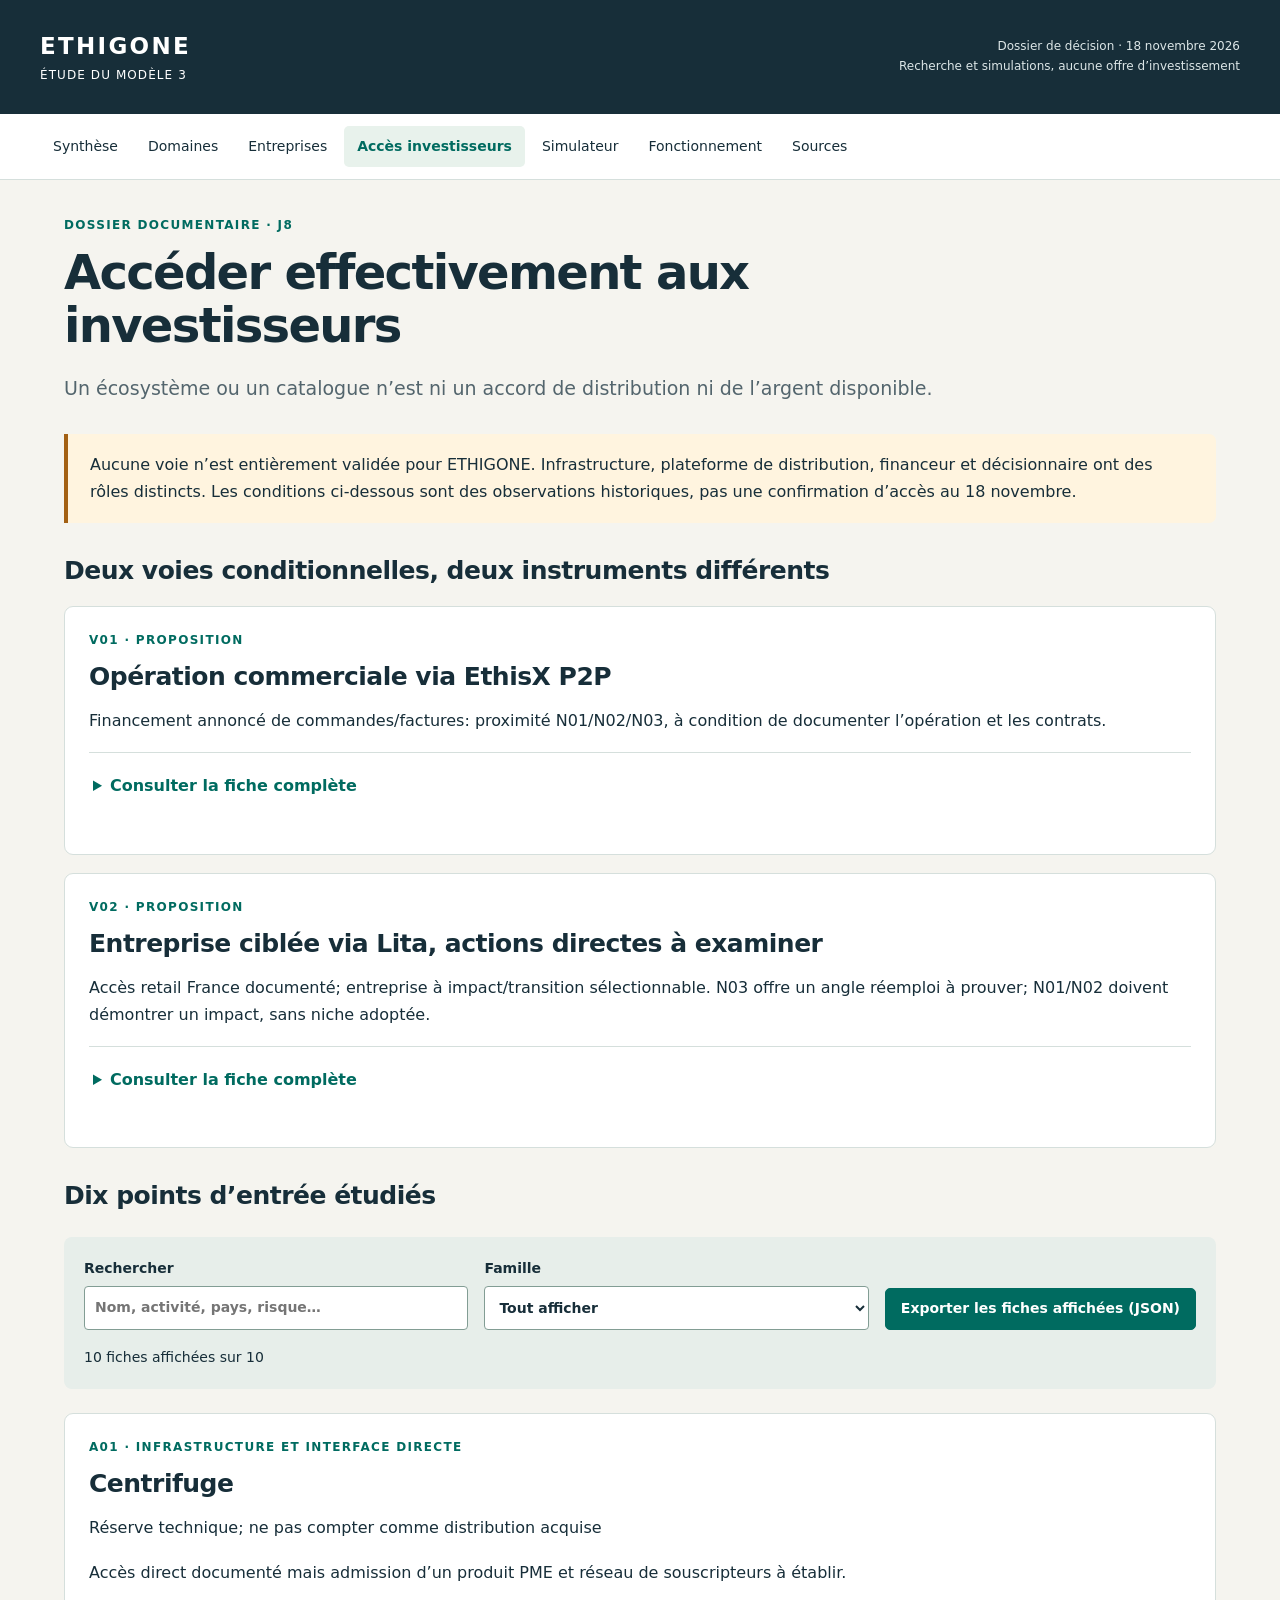
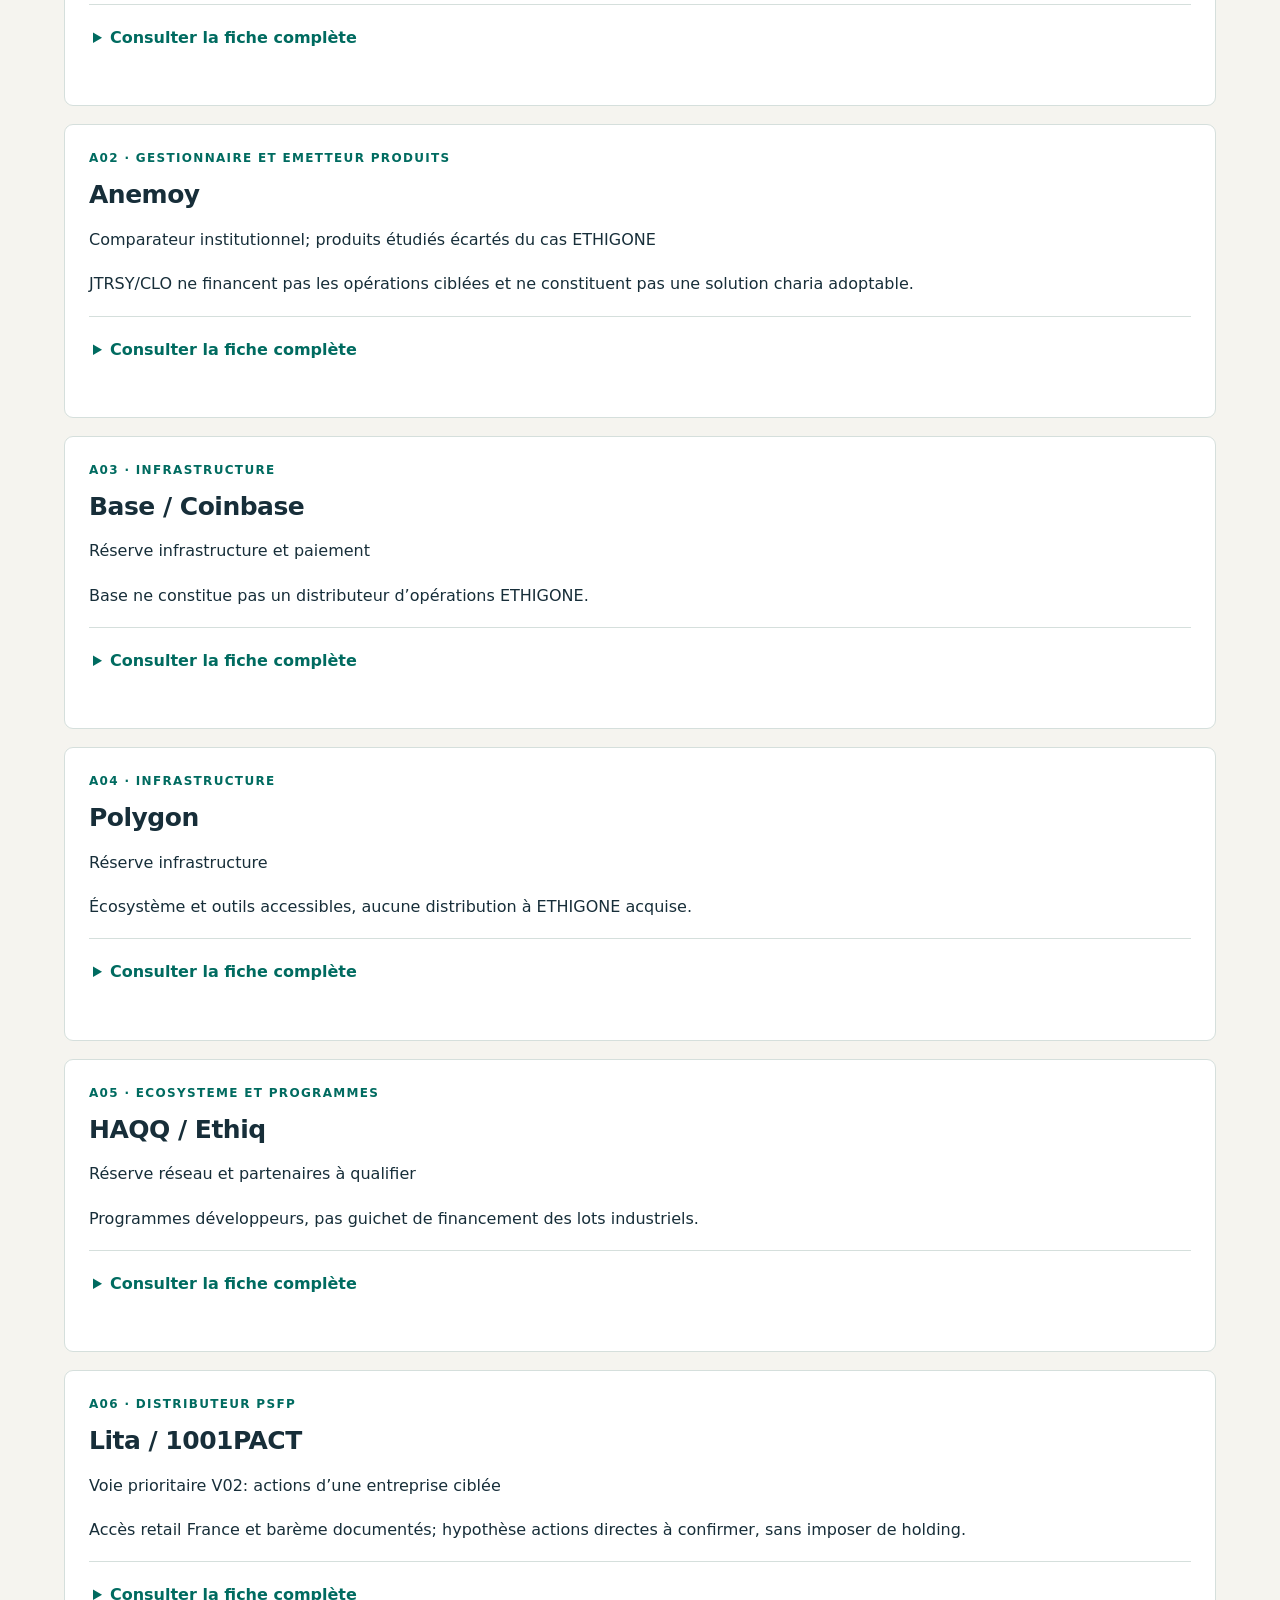
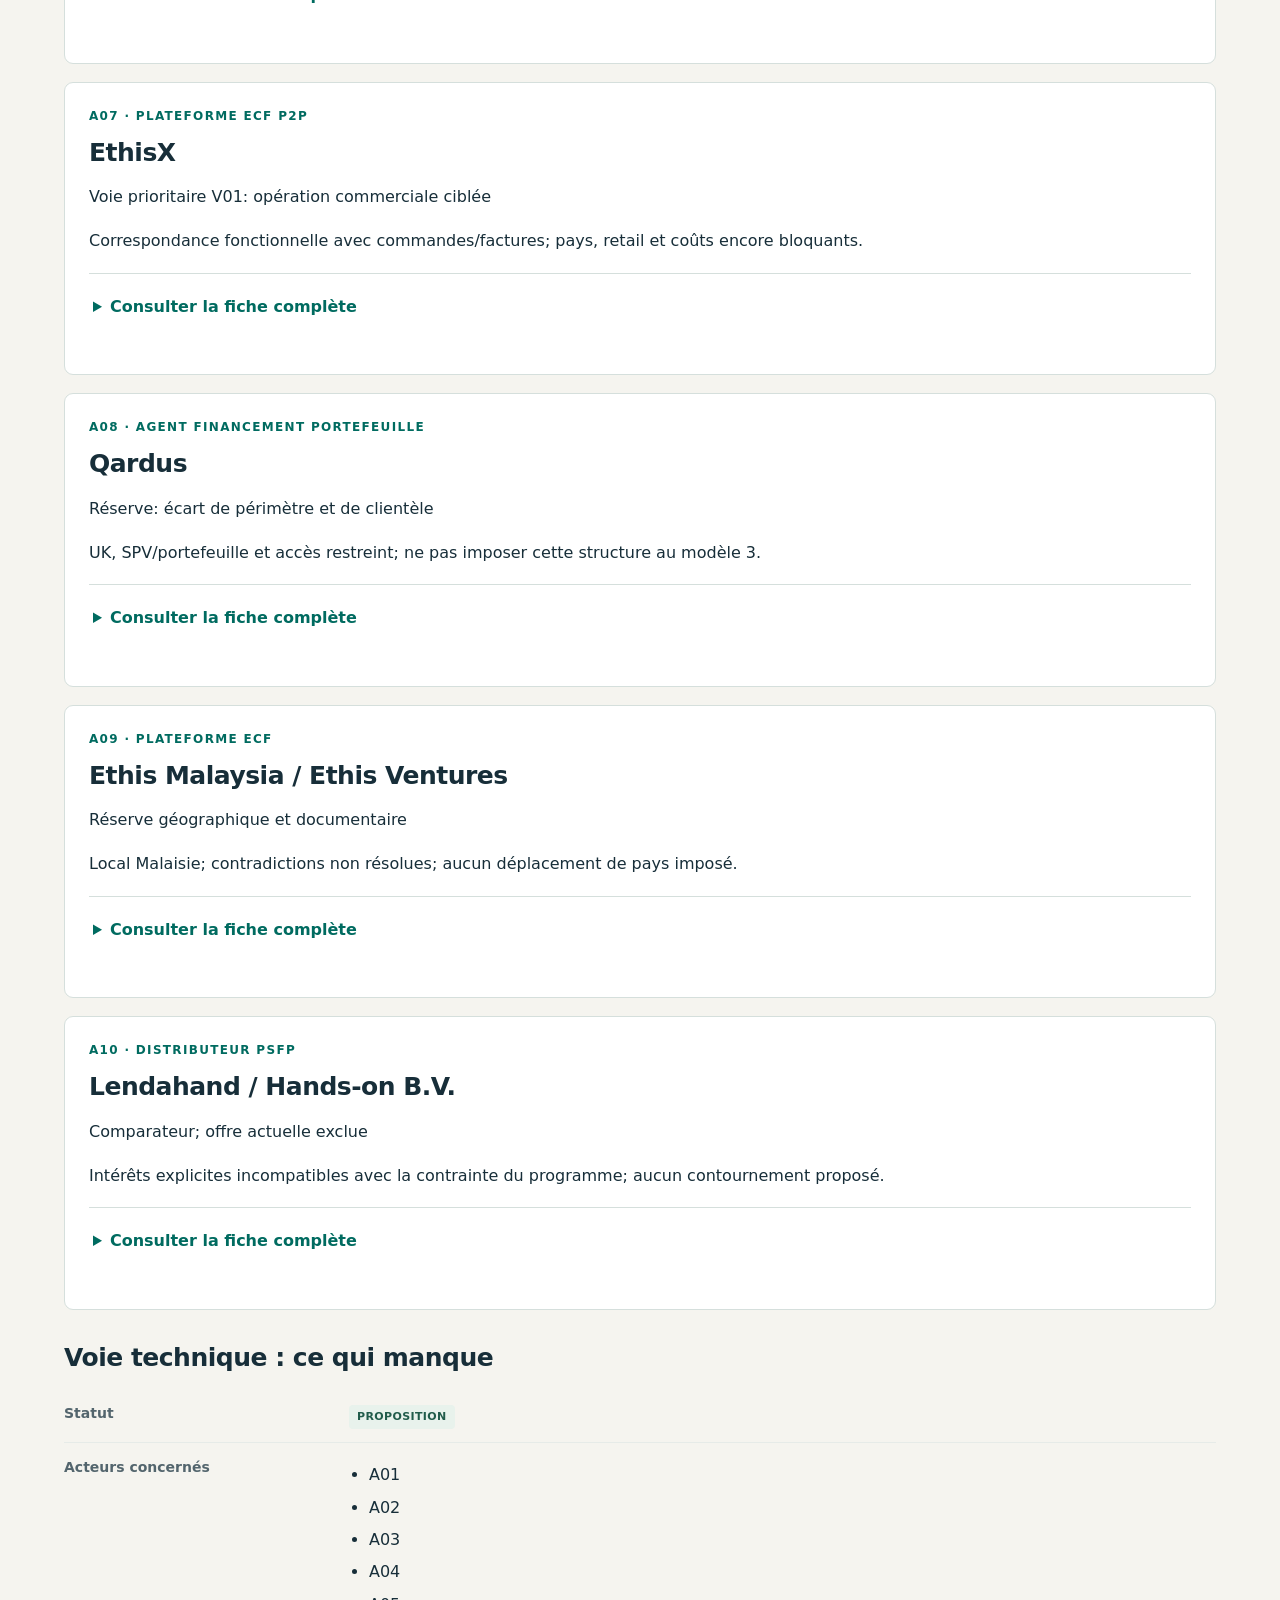
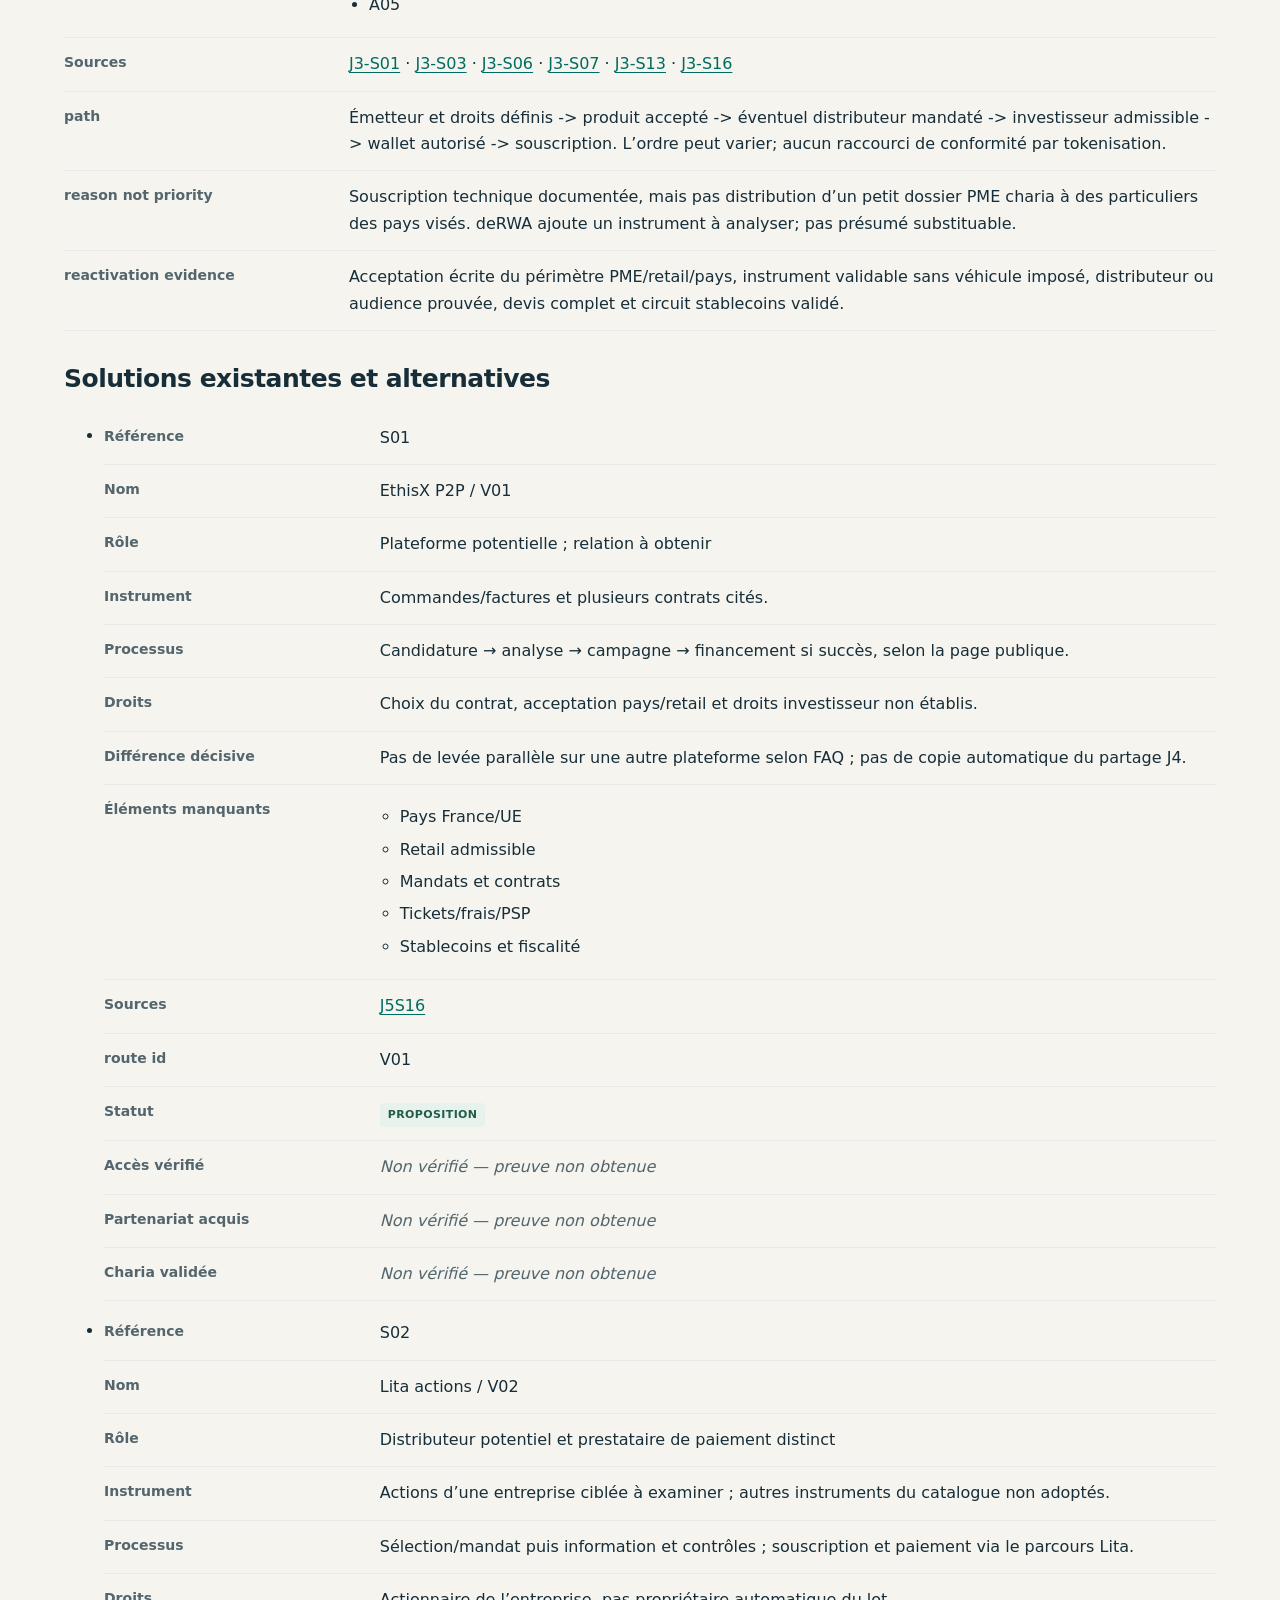
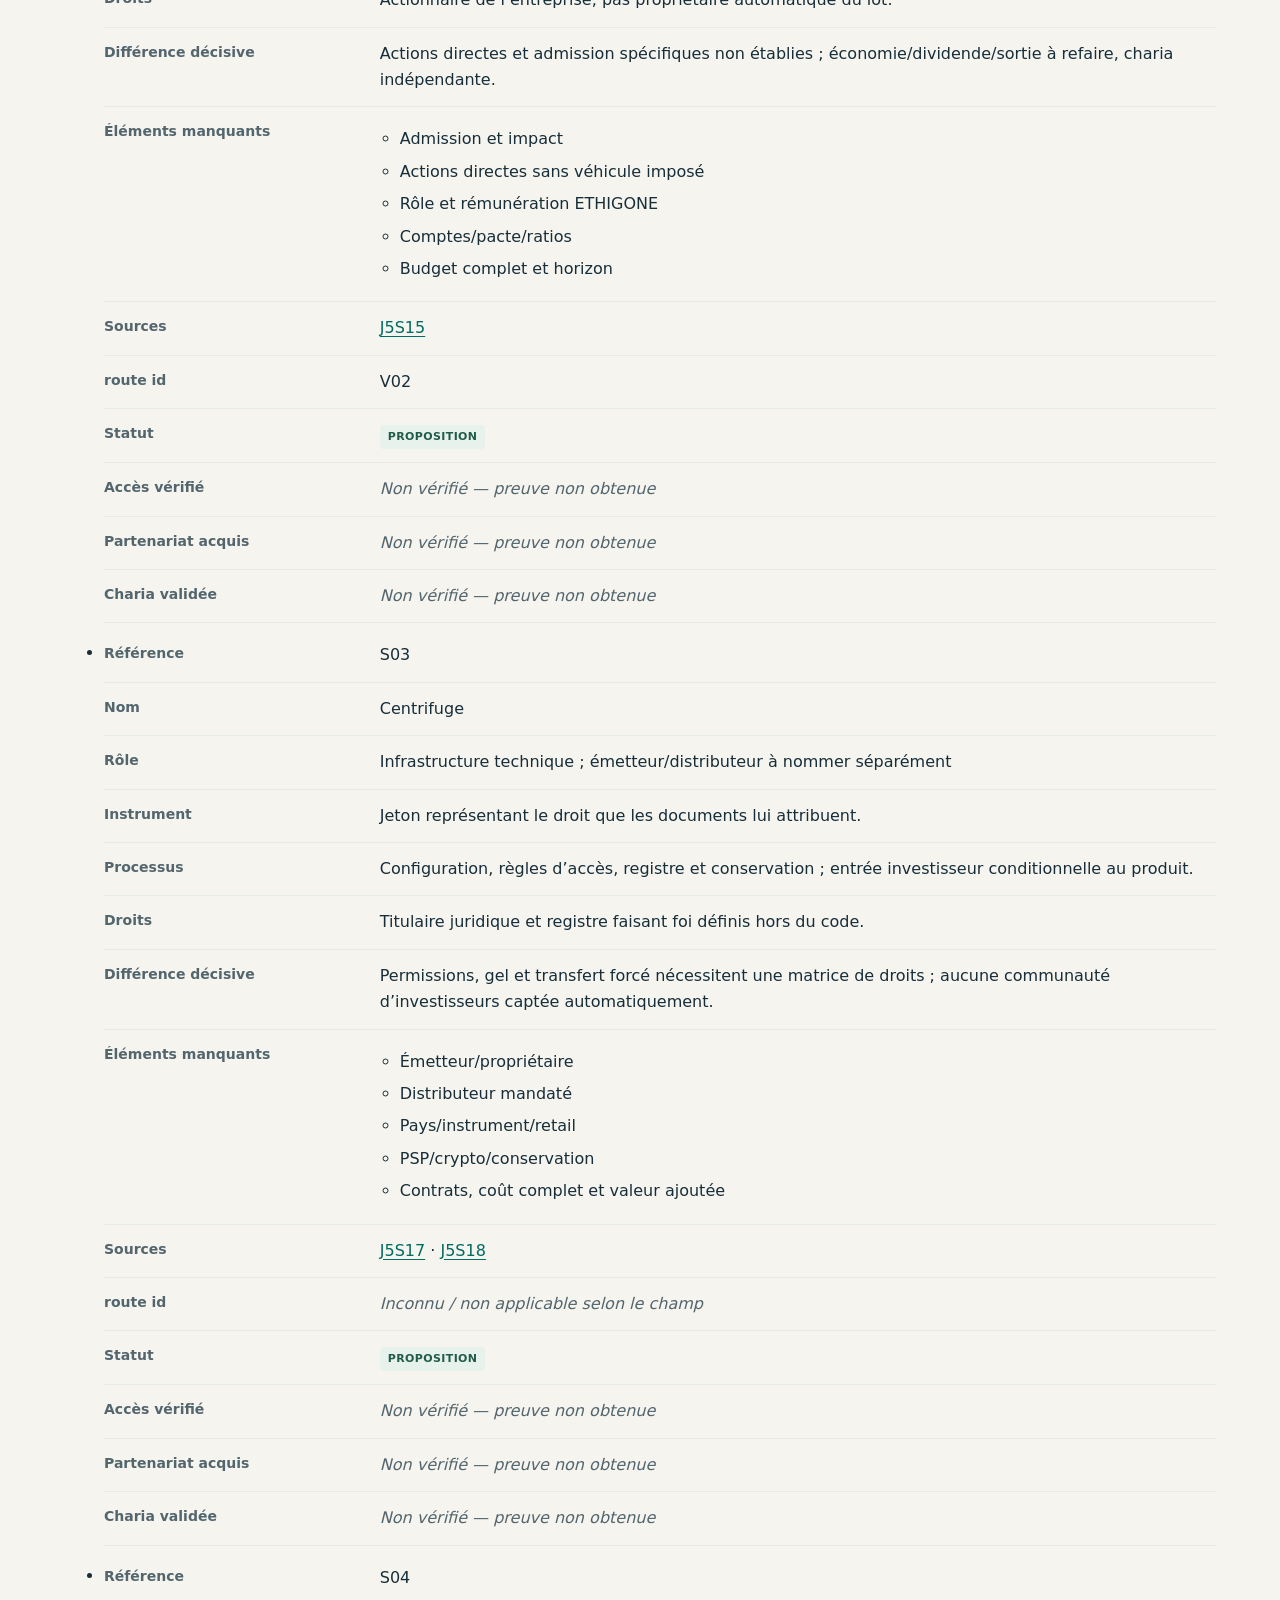
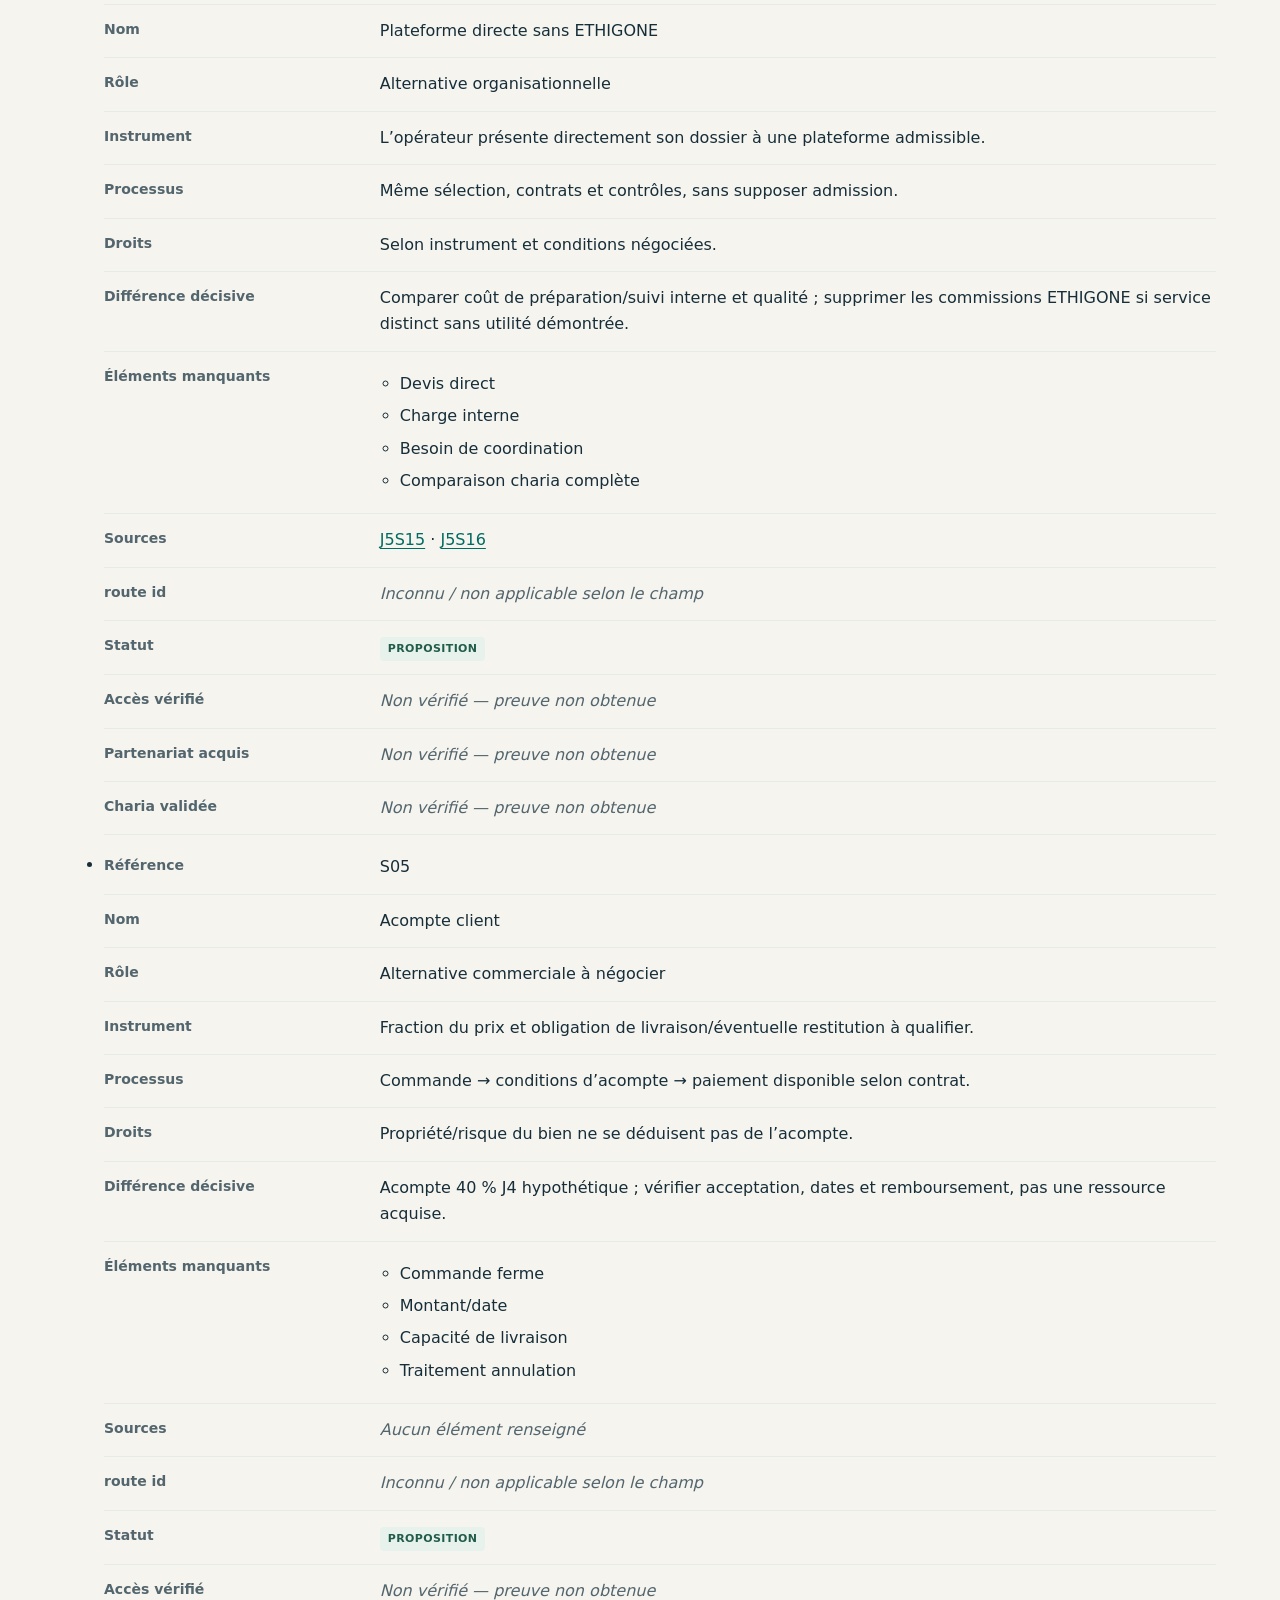
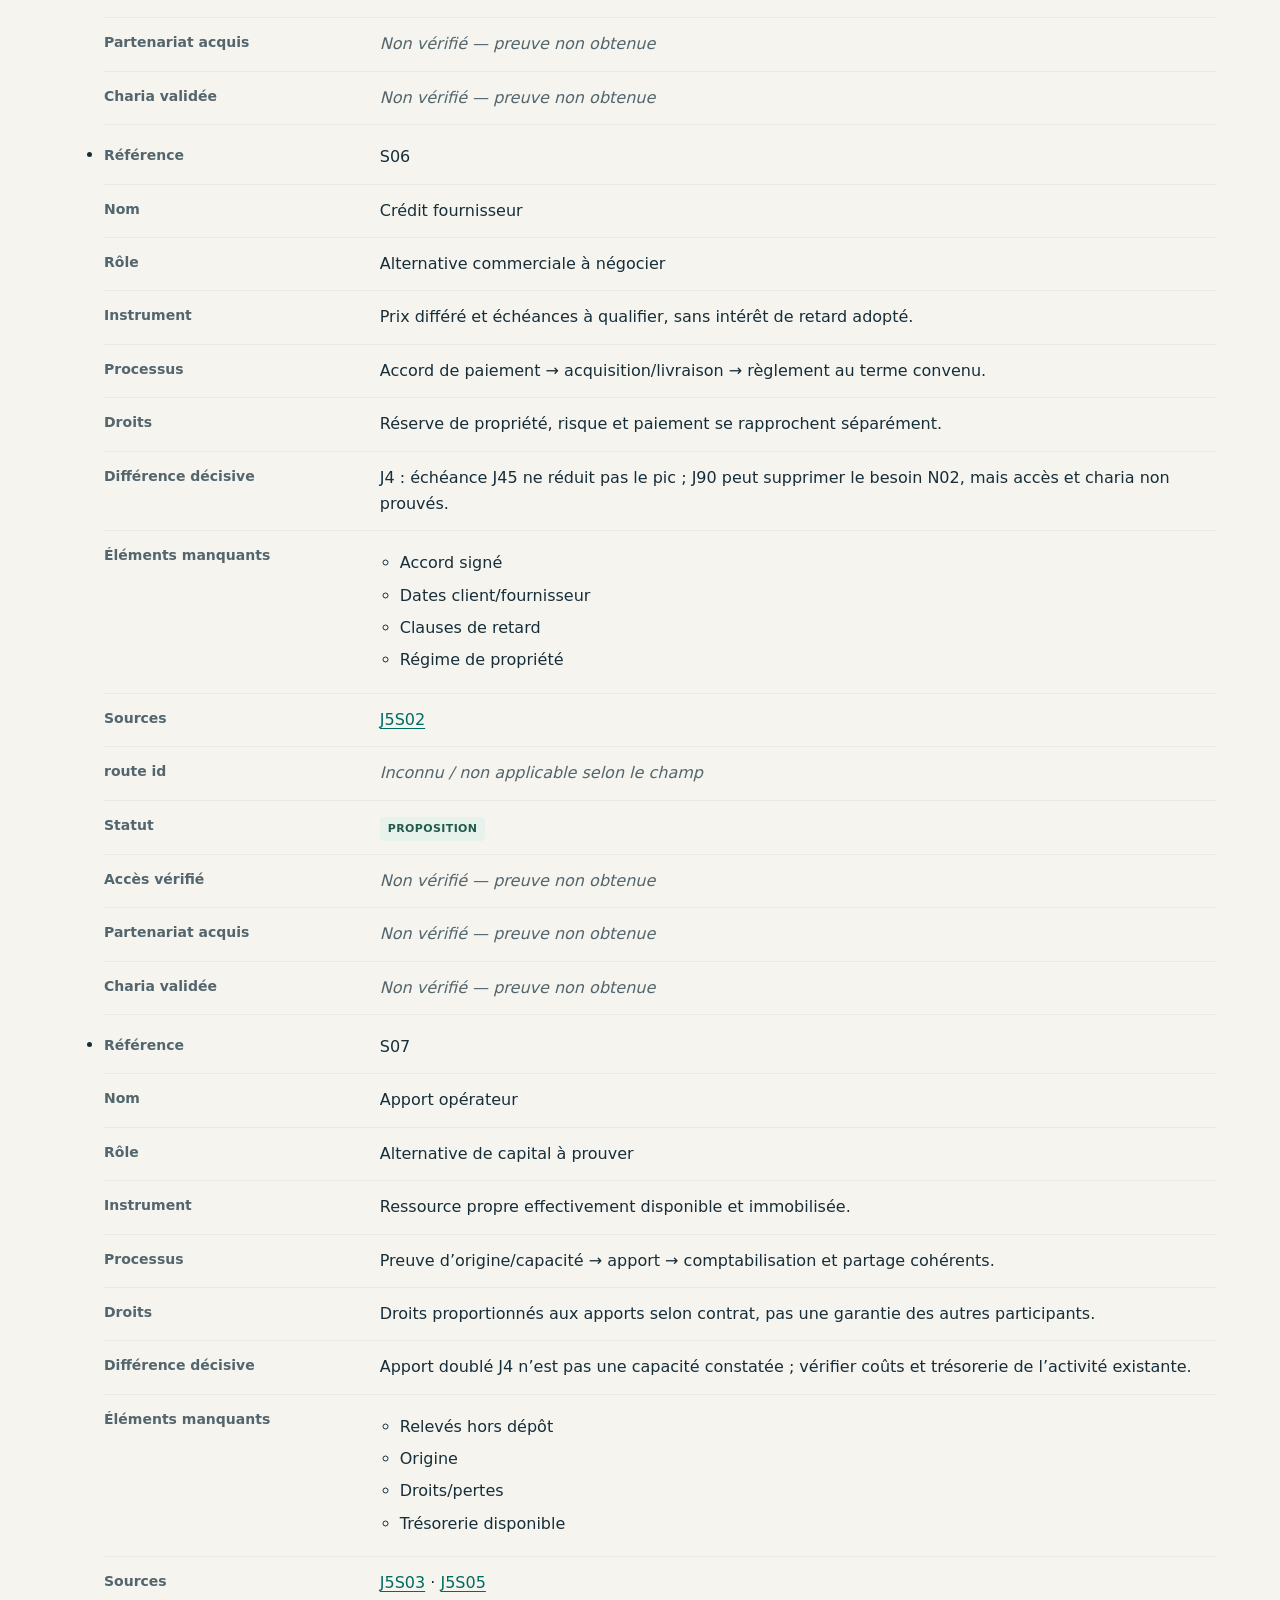
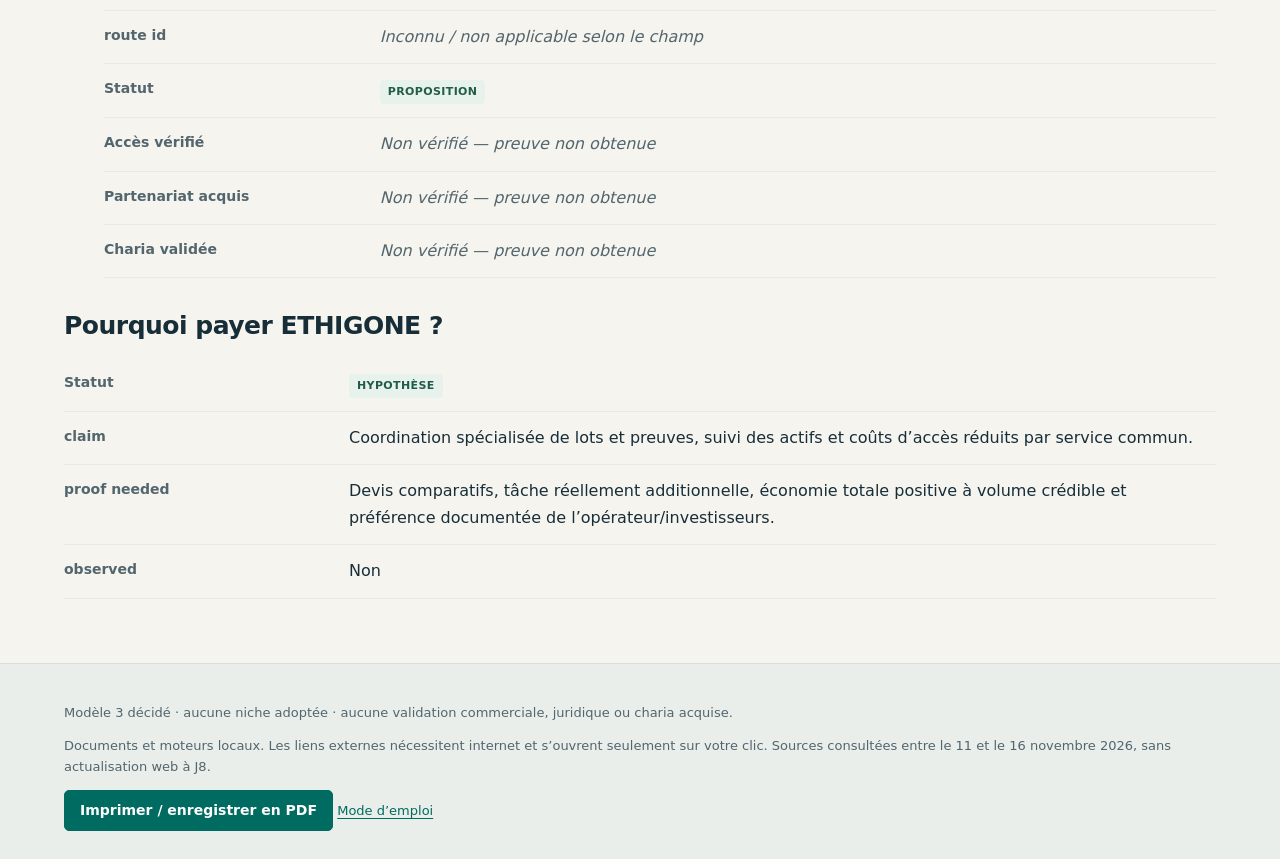
<file: docs/strategie-modele-3/html/investisseurs.html>
<!doctype html><html lang="fr"><head><meta charset="utf-8"><meta name="viewport" content="width=device-width,initial-scale=1"><meta name="description" content="Un écosystème ou un catalogue n’est ni un accord de distribution ni de l’argent disponible."><title>Accéder effectivement aux investisseurs — ETHIGONE</title><link rel="stylesheet" href="assets/style.css"><script defer src="assets/donnees-et-moteurs.js"></script><script defer src="assets/app.js"></script></head><body data-page="investisseurs"><a class="skip" href="#contenu">Aller au contenu</a><header><a class="brand" href="index.html">ETHIGONE <span>Étude du modèle 3</span></a><div class="edition">Dossier de décision · 18 novembre 2026<br>Recherche et simulations, aucune offre d’investissement</div></header><nav aria-label="Rubriques"><a href="index.html">Synthèse</a><a href="niches.html">Domaines</a><a href="entreprises.html">Entreprises</a><a aria-current="page" href="investisseurs.html">Accès investisseurs</a><a href="simulateur.html">Simulateur</a><a href="parcours.html">Fonctionnement</a><a href="sources.html">Sources</a></nav><main id="contenu"><div class="page-heading"><p class="eyebrow">Dossier documentaire · J8</p><h1>Accéder effectivement aux investisseurs</h1><p class="lead">Un écosystème ou un catalogue n’est ni un accord de distribution ni de l’argent disponible.</p></div><noscript><p class="callout">Lecture complète disponible sans JavaScript. Les filtres, exports et simulations modifiables nécessitent JavaScript ; les références de base restent lisibles.</p></noscript><p class="callout">Aucune voie n’est entièrement validée pour ETHIGONE. Infrastructure, plateforme de distribution, financeur et décisionnaire ont des rôles distincts. Les conditions ci-dessous sont des observations historiques, pas une confirmation d’accès au 18 novembre.</p><h2>Deux voies conditionnelles, deux instruments différents</h2><article class="card record" id="V01" data-group=""><div class="eyebrow">V01 · PROPOSITION</div><h2>Opération commerciale via EthisX P2P</h2><p>Financement annoncé de commandes/factures: proximité N01/N02/N03, à condition de documenter l’opération et les contrats.</p><details><summary>Consulter la fiche complète</summary><dl><div><dt>Statut</dt><dd><span class="badge">PROPOSITION</span></dd></div><div><dt>Acteurs concernés</dt><dd><ul><li>A07</li></ul></dd></div><div><dt>Sources</dt><dd><a href="sources.html#J3-P01">J3-P01</a> · <a href="sources.html#J3-P03">J3-P03</a> · <a href="sources.html#J3-P05">J3-P05</a> · <a href="sources.html#J3-P06">J3-P06</a> · <a href="sources.html#J3-S25">J3-S25</a></dd></div><div><dt>Correspondance possible</dt><dd>Financement annoncé de commandes/factures: proximité N01/N02/N03, à condition de documenter l’opération et les contrats.</dd></div><div><dt>Public</dt><dd>Communauté de la plateforme, via campagne sélectionnée. Retail et résidence des souscripteurs à établir; aucune audience livrée à ETHIGONE.</dd></div><div><dt>Point d’entrée fonctionnel</dt><dd><dl><div><dt>Lien public</dt><dd><a href="https://ethisx.co/contact-us" rel="noreferrer">https://ethisx.co/contact-us</a></dd></div><div><dt>Équipe</dt><dd>Financement P2P / conformité pays</dd></div><div><dt>Action effectuée</dt><dd>Lecture seulement; aucun envoi.</dd></div></dl></dd></div><div><dt>Processus annoncé</dt><dd><ul><li>Éligibilité entreprise/pays et contrat précis à confirmer</li><li>Dossier de commande et achat, propriété/risques, usage des fonds</li><li>Sélection plateforme et revue charia distinctes</li><li>Convention définissant rôle ETHIGONE puis campagne autorisée</li><li>Admission des investisseurs puis souscriptions conditionnelles</li></ul></dd></div><div><dt>Conditions de passage</dt><dd><ul><li>Liste écrite des pays émetteurs et investisseurs, dont France si envisagée</li><li>Admission de particuliers éligibles et ticket effectif</li><li>Contrat spécifique, droits sur actifs, traitement des créances et incidents</li><li>Acceptation d’un apporteur/servicer ETHIGONE et rémunération admissible</li><li>Tarif complet payé par chaque partie, TVA/change/frais externes</li><li>Stablecoin accepté ou conversion préalable admissible, garde, remboursement et réconciliation</li></ul></dd></div><div><dt>Arrêter si</dt><dd><ul><li>Pays ou particuliers visés exclus</li><li>Contrat non compatible charia après examen professionnel</li><li>Coûts ou délais supérieurs à la valeur créée</li><li>Aucun rôle utile ETHIGONE au-delà d’un simple renvoi vers plateforme</li></ul></dd></div><div><dt>Parcours stablecoin à examiner</dt><dd>HYPOTHESE: conversion préalable via prestataire distinct si acceptée, sans ETHIGONE dépositaire. Souscription native non prouvée.</dd></div><div><dt>Valeur ETHIGONE hypothétique</dt><dd>Préparation et contrôle de petits dossiers opérationnels, preuve commande/propriété et suivi; le canal doit accepter et rémunérer ce service.</dd></div><div><dt>Devis ETHIGONE</dt><dd><span class="unknown">Inconnu / non applicable selon le champ</span></dd></div><div><dt>Admission vérifiée</dt><dd><span class="unknown">Non vérifié — preuve non obtenue</span></dd></div><div><dt>Validation professionnelle obtenue</dt><dd><span class="unknown">Non vérifié — preuve non obtenue</span></dd></div></dl></details></article><article class="card record" id="V02" data-group=""><div class="eyebrow">V02 · PROPOSITION</div><h2>Entreprise ciblée via Lita, actions directes à examiner</h2><p>Accès retail France documenté; entreprise à impact/transition sélectionnable. N03 offre un angle réemploi à prouver; N01/N02 doivent démontrer un impact, sans niche adoptée.</p><details><summary>Consulter la fiche complète</summary><dl><div><dt>Statut</dt><dd><span class="badge">PROPOSITION</span></dd></div><div><dt>Acteurs concernés</dt><dd><ul><li>A06</li></ul></dd></div><div><dt>Sources</dt><dd><a href="sources.html#J3-S19">J3-S19</a> · <a href="sources.html#J3-S20">J3-S20</a> · <a href="sources.html#J3-S21">J3-S21</a> · <a href="sources.html#J3-S22">J3-S22</a> · <a href="sources.html#J3-S23">J3-S23</a> · <a href="sources.html#J3-S24">J3-S24</a></dd></div><div><dt>Correspondance possible</dt><dd>Accès retail France documenté; entreprise à impact/transition sélectionnable. N03 offre un angle réemploi à prouver; N01/N02 doivent démontrer un impact, sans niche adoptée.</dd></div><div><dt>Public</dt><dd>Membres de Lita via campagne sélectionnée; catalogue, intentions non engageantes, informations puis souscriptions. Pas accès à une liste de clients.</dd></div><div><dt>Point d’entrée fonctionnel</dt><dd><dl><div><dt>Lien public</dt><dd><a href="https://lita.co/fr/lever-des-fonds" rel="noreferrer">https://lita.co/fr/lever-des-fonds</a></dd></div><div><dt>Équipe</dt><dd>Équipe financement / analystes, puis comité et conformité</dd></div><div><dt>Action effectuée</dt><dd>Lecture seulement; aucune candidature.</dd></div></dl></dd></div><div><dt>Processus annoncé</dt><dd><ul><li>Qualification impact, société et usage précis des fonds</li><li>Vérification que des actions directes conviennent sans véhicule imposé</li><li>Audit charia activité/ratios/pacte et examen juridique</li><li>Sélection et contrat PSFP, répartition du rôle ETHIGONE</li><li>Campagne, profil investisseur validé, paiement fiat, suivi de la société</li></ul></dd></div><div><dt>Conditions de passage</dt><dd><ul><li>Instrument réellement disponible sans imposer holding/fonds/SPV</li><li>Activité, ratios et clauses acceptables après revue charia indépendante</li><li>Droit et rôle ETHIGONE distincts de l’agrément Lita</li><li>Service investisseurs et acquisition non déjà couverts à meilleur coût par Lita</li><li>Minimum campagne, durée, frais HT/TTC et assiettes contractuelles</li><li>Conversion de stablecoins et acceptation des fonds à examiner séparément</li></ul></dd></div><div><dt>Arrêter si</dt><dd><ul><li>Seule une obligation à intérêts répond au besoin</li><li>Véhicule imposé sans décision distincte</li><li>Opérateur refuse la dilution ou horizon trop long pour l’opération</li><li>Absence d’impact admissible ou frais sans valeur additionnelle</li></ul></dd></div><div><dt>Parcours stablecoin à examiner</dt><dd>HYPOTHESE: détenteur de stablecoins convertit en EUR avec prestataire distinct autorisé et piste de fonds acceptée. Ni paiement crypto ni disponibilité de conversion acquis.</dd></div><div><dt>Valeur ETHIGONE hypothétique</dt><dd>Apporter un dossier d’entreprise/opération contrôlé et un suivi spécifique charia/actifs. Si Lita ou opérateur fait déjà cela sans ETHIGONE, ne pas ajouter une couche de frais.</dd></div><div><dt>Devis ETHIGONE</dt><dd><span class="unknown">Inconnu / non applicable selon le champ</span></dd></div><div><dt>Admission vérifiée</dt><dd><span class="unknown">Non vérifié — preuve non obtenue</span></dd></div><div><dt>Validation professionnelle obtenue</dt><dd><span class="unknown">Non vérifié — preuve non obtenue</span></dd></div></dl></details></article><h2>Dix points d’entrée étudiés</h2><div class="toolbar interactive" hidden><label>Rechercher<input type="search" id="search" placeholder="Nom, activité, pays, risque…"></label><label>Famille<select id="group"><option value="">Tout afficher</option><option value="agent_financement_portefeuille">agent financement portefeuille</option><option value="distributeur_psfp">distributeur psfp</option><option value="ecosysteme_et_programmes">ecosysteme et programmes</option><option value="gestionnaire_et_emetteur_produits">gestionnaire et emetteur produits</option><option value="infrastructure">infrastructure</option><option value="infrastructure_et_interface_directe">infrastructure et interface directe</option><option value="plateforme_ecf">plateforme ecf</option><option value="plateforme_ecf_p2p">plateforme ecf p2p</option></select></label><button type="button" id="export-records" data-export="investisseurs">Exporter les fiches affichées (JSON)</button><p id="count" role="status"></p></div><div class="records"><article class="card record" id="A01" data-group="infrastructure_et_interface_directe"><div class="eyebrow">A01 · infrastructure et interface directe</div><h2>Centrifuge</h2><p>Réserve technique; ne pas compter comme distribution acquise</p><p>Accès direct documenté mais admission d’un produit PME et réseau de souscripteurs à établir.</p><details><summary>Consulter la fiche complète</summary><dl><div><dt>Groupe repéré</dt><dd>A01</dd></div><div><dt>Site public</dt><dd><a href="https://centrifuge.io" rel="noreferrer">https://centrifuge.io</a></dd></div><div><dt>Catégorie</dt><dd>infrastructure_et_interface_directe</dd></div><div><dt>Accès particuliers</dt><dd>SELON_PRODUIT</dd></div><div><dt>Accès stablecoins</dt><dd>DOCUMENTE_PRODUITS_TIERS</dd></div><div><dt>Orientation documentaire</dt><dd><dl><div><dt>Statut</dt><dd><span class="badge">PROPOSITION</span></dd></div><div><dt>Observation</dt><dd>Réserve technique; ne pas compter comme distribution acquise</dd></div><div><dt>Motif</dt><dd>Accès direct documenté mais admission d’un produit PME et réseau de souscripteurs à établir.</dd></div></dl></dd></div><div><dt>Partenariat vérifié</dt><dd><span class="unknown">Non vérifié — preuve non obtenue</span></dd></div><div><dt>Admission vérifiée</dt><dd><span class="unknown">Non vérifié — preuve non obtenue</span></dd></div><div><dt>Capitaux engagés vérifiés</dt><dd><span class="unknown">Non vérifié — preuve non obtenue</span></dd></div><div><dt>Charia ETHIGONE validée</dt><dd><span class="unknown">Non vérifié — preuve non obtenue</span></dd></div><div><dt>Conditions d’accès</dt><dd><dl><div><dt>Pays du service</dt><dd><dl><div><dt>Statut</dt><dd><span class="badge">CONFIRMÉ</span></dd></div><div><dt>Observation</dt><dd>Éditeur indiqué: Centrifuge Network Foundation, îles Caïmans. Entité contractante de services à confirmer.</dd></div><div><dt>Sources</dt><dd><a href="sources.html#J3-S05">J3-S05</a></dd></div></dl></dd></div><div><dt>Pays émetteurs</dt><dd><dl><div><dt>Statut</dt><dd><span class="badge">À VÉRIFIER</span></dd></div><div><dt>Observation</dt><dd>Aucune liste universelle trouvée; juridique et placement propres à chaque produit.</dd></div><div><dt>Sources</dt><dd><a href="sources.html#J3-S01">J3-S01</a> · <a href="sources.html#J3-S02">J3-S02</a></dd></div></dl></dd></div><div><dt>Pays investisseurs</dt><dd><dl><div><dt>Statut</dt><dd><span class="badge">À VÉRIFIER</span></dd></div><div><dt>Observation</dt><dd>Éligibilité par offre; le cas deSPXA exclut les US persons et territoires où l’offre serait illicite. France non validée pour ETHIGONE.</dd></div><div><dt>Sources</dt><dd><a href="sources.html#J3-S01">J3-S01</a> · <a href="sources.html#J3-S07">J3-S07</a></dd></div></dl></dd></div><div><dt>Clientèle et instrument</dt><dd><dl><div><dt>Statut</dt><dd><span class="badge">CONFIRMÉ</span></dd></div><div><dt>Observation</dt><dd>Produits de tiers, titres tokenisés ou autres stratégies; droits dépendant des contrats. deRWA vise la diffusion de fonds institutionnels dans la DeFi.</dd></div><div><dt>Sources</dt><dd><a href="sources.html#J3-S01">J3-S01</a> · <a href="sources.html#J3-S06">J3-S06</a></dd></div></dl></dd></div><div><dt>Accès direct / distribution</dt><dd><dl><div><dt>Statut</dt><dd><span class="badge">CONFIRMÉ</span></dd></div><div><dt>Observation</dt><dd>Wallet individuel vers application; autre voie possible par dépositaire/distributeur omnibus. Le gestionnaire approuve classe et réseau.</dd></div><div><dt>Sources</dt><dd><a href="sources.html#J3-S03">J3-S03</a></dd></div></dl></dd></div><div><dt>Processus émetteur</dt><dd><dl><div><dt>Statut</dt><dd><span class="badge">CONFIRMÉ</span></dd></div><div><dt>Observation</dt><dd>Entrée Asset Issuer/Originator; examen du projet et paramètres techniques. Inscription d’un pool et diffusion commerciale sont distinctes.</dd></div><div><dt>Sources</dt><dd><a href="sources.html#J3-S02">J3-S02</a> · <a href="sources.html#J3-S04">J3-S04</a></dd></div></dl></dd></div><div><dt>Décisionnaire / financeur</dt><dd><dl><div><dt>Statut</dt><dd><span class="badge">CONFIRMÉ</span></dd></div><div><dt>Observation</dt><dd>Gestionnaire/émetteur pour admission; souscripteurs pour capital; le protocole n’est pas l’acheteur des lots J2.</dd></div><div><dt>Sources</dt><dd><a href="sources.html#J3-S01">J3-S01</a> · <a href="sources.html#J3-S03">J3-S03</a></dd></div></dl></dd></div><div><dt>Interlocuteur fonctionnel</dt><dd><dl><div><dt>Statut</dt><dd><span class="badge">CONFIRMÉ</span></dd></div><div><dt>Observation</dt><dd>Équipe émission/origination via page Contact; gestionnaire du produit pour onboarding investisseurs.</dd></div><div><dt>Sources</dt><dd><a href="sources.html#J3-S04">J3-S04</a> · <a href="sources.html#J3-S01">J3-S01</a></dd></div></dl></dd></div><div><dt>Frais et ticket</dt><dd><dl><div><dt>Statut</dt><dd><span class="badge">À VÉRIFIER</span></dd></div><div><dt>Observation</dt><dd>Montants et frais par offre; aucun devis lancement, tenue de registre, distribution ou service investisseurs ETHIGONE.</dd></div><div><dt>Sources</dt><dd><a href="sources.html#J3-S01">J3-S01</a> · <a href="sources.html#J3-S04">J3-S04</a></dd></div></dl></dd></div><div><dt>Stablecoins</dt><dd><dl><div><dt>Statut</dt><dd><span class="badge">CONFIRMÉ</span></dd></div><div><dt>Observation</dt><dd>Vaults acceptant actifs choisis par l’émetteur; USDC observé chez Anemoy. Cela ne sélectionne ni stablecoin ni chaîne pour ETHIGONE.</dd></div><div><dt>Sources</dt><dd><a href="sources.html#J3-S02">J3-S02</a> · <a href="sources.html#J3-S09">J3-S09</a></dd></div></dl></dd></div><div><dt>Questions charia</dt><dd><dl><div><dt>Statut</dt><dd><span class="badge">RISQUE</span></dd></div><div><dt>Observation</dt><dd>Examiner droits représentés, propriété et risques, négociabilité des créances, wrappers et usages de lending; outil technique non certificat.</dd></div><div><dt>Sources</dt><dd><a href="sources.html#J3-S03">J3-S03</a> · <a href="sources.html#J3-S06">J3-S06</a></dd></div></dl></dd></div></dl></dd></div><div><dt>Ticket publié</dt><dd><dl><div><dt>Montant</dt><dd><span class="unknown">Inconnu / non applicable selon le champ</span></dd></div><div><dt>Devise</dt><dd><span class="unknown">Inconnu / non applicable selon le champ</span></dd></div><div><dt>Statut</dt><dd><span class="badge">À VÉRIFIER</span></dd></div><div><dt>Périmètre</dt><dd>Aucun minimum universel documenté.</dd></div><div><dt>Applicable à ETHIGONE</dt><dd>Non</dd></div></dl></dd></div><div><dt>Frais publiés</dt><dd><span class="unknown">Aucun élément renseigné</span></dd></div></dl></details></article><article class="card record" id="A02" data-group="gestionnaire_et_emetteur_produits"><div class="eyebrow">A02 · gestionnaire et emetteur produits</div><h2>Anemoy</h2><p>Comparateur institutionnel; produits étudiés écartés du cas ETHIGONE</p><p>JTRSY/CLO ne financent pas les opérations ciblées et ne constituent pas une solution charia adoptable.</p><details><summary>Consulter la fiche complète</summary><dl><div><dt>Groupe repéré</dt><dd>A02</dd></div><div><dt>Site public</dt><dd><a href="https://www.anemoy.io" rel="noreferrer">https://www.anemoy.io</a></dd></div><div><dt>Catégorie</dt><dd>gestionnaire_et_emetteur_produits</dd></div><div><dt>Accès particuliers</dt><dd>PROFESSIONNELS_PRODUITS_EXAMINES</dd></div><div><dt>Accès stablecoins</dt><dd>DOCUMENTE_PRODUITS_TIERS</dd></div><div><dt>Orientation documentaire</dt><dd><dl><div><dt>Statut</dt><dd><span class="badge">PROPOSITION</span></dd></div><div><dt>Observation</dt><dd>Comparateur institutionnel; produits étudiés écartés du cas ETHIGONE</dd></div><div><dt>Motif</dt><dd>JTRSY/CLO ne financent pas les opérations ciblées et ne constituent pas une solution charia adoptable.</dd></div></dl></dd></div><div><dt>Partenariat vérifié</dt><dd><span class="unknown">Non vérifié — preuve non obtenue</span></dd></div><div><dt>Admission vérifiée</dt><dd><span class="unknown">Non vérifié — preuve non obtenue</span></dd></div><div><dt>Capitaux engagés vérifiés</dt><dd><span class="unknown">Non vérifié — preuve non obtenue</span></dd></div><div><dt>Charia ETHIGONE validée</dt><dd><span class="unknown">Non vérifié — preuve non obtenue</span></dd></div><div><dt>Conditions d’accès</dt><dd><dl><div><dt>Pays du service</dt><dd><dl><div><dt>Statut</dt><dd><span class="badge">CONFIRMÉ</span></dd></div><div><dt>Observation</dt><dd>Fonds examinés domiciliés aux îles Vierges britanniques; société de services distincte du fonds à identifier contractuellement.</dd></div><div><dt>Sources</dt><dd><a href="sources.html#J3-S09">J3-S09</a> · <a href="sources.html#J3-S10">J3-S10</a></dd></div></dl></dd></div><div><dt>Pays émetteurs</dt><dd><dl><div><dt>Statut</dt><dd><span class="badge">À VÉRIFIER</span></dd></div><div><dt>Observation</dt><dd>Prestation sur mesure aux institutions annoncée; admission d’une PME française ou d’ETHIGONE non publiée.</dd></div><div><dt>Sources</dt><dd><a href="sources.html#J3-S08">J3-S08</a></dd></div></dl></dd></div><div><dt>Pays investisseurs</dt><dd><dl><div><dt>Statut</dt><dd><span class="badge">CONFIRMÉ</span></dd></div><div><dt>Observation</dt><dd>JAAA: professionnels non-US; index JTRSY également non-US professionnels. Pas accès général particuliers.</dd></div><div><dt>Sources</dt><dd><a href="sources.html#J3-S10">J3-S10</a> · <a href="sources.html#J3-S11">J3-S11</a></dd></div></dl></dd></div><div><dt>Clientèle et instrument</dt><dd><dl><div><dt>Statut</dt><dd><span class="badge">CONFIRMÉ</span></dd></div><div><dt>Observation</dt><dd>Parts JTRSY exposées aux bons du Trésor; JAAA à des tranches CLO; ce sont des fonds tiers.</dd></div><div><dt>Sources</dt><dd><a href="sources.html#J3-S09">J3-S09</a> · <a href="sources.html#J3-S10">J3-S10</a></dd></div></dl></dd></div><div><dt>Accès direct / distribution</dt><dd><dl><div><dt>Statut</dt><dd><span class="badge">CONFIRMÉ</span></dd></div><div><dt>Observation</dt><dd>Bouton Get Access; onboarding auprès du gestionnaire puis wallet/produit Centrifuge. Service de distribution institutionnelle annoncé.</dd></div><div><dt>Sources</dt><dd><a href="sources.html#J3-S08">J3-S08</a> · <a href="sources.html#J3-S09">J3-S09</a></dd></div></dl></dd></div><div><dt>Processus émetteur</dt><dd><dl><div><dt>Statut</dt><dd><span class="badge">À VÉRIFIER</span></dd></div><div><dt>Observation</dt><dd>Mandat et prix de structuration sur mesure non documentés; ne pas imposer fonds ou SPV à ETHIGONE.</dd></div><div><dt>Sources</dt><dd><a href="sources.html#J3-S08">J3-S08</a></dd></div></dl></dd></div><div><dt>Décisionnaire / financeur</dt><dd><dl><div><dt>Statut</dt><dd><span class="badge">CONFIRMÉ</span></dd></div><div><dt>Observation</dt><dd>Gestionnaire pour admission produit; investisseurs et allocateurs pour souscrire; aucun capital proposé à ETHIGONE.</dd></div><div><dt>Sources</dt><dd><a href="sources.html#J3-S08">J3-S08</a> · <a href="sources.html#J3-S10">J3-S10</a></dd></div></dl></dd></div><div><dt>Interlocuteur fonctionnel</dt><dd><dl><div><dt>Statut</dt><dd><span class="badge">CONFIRMÉ</span></dd></div><div><dt>Observation</dt><dd>Équipe solutions institutionnelles/émission; onboarding du fonds pour investisseurs.</dd></div><div><dt>Sources</dt><dd><a href="sources.html#J3-S08">J3-S08</a> · <a href="sources.html#J3-S09">J3-S09</a></dd></div></dl></dd></div><div><dt>Frais et ticket</dt><dd><dl><div><dt>Statut</dt><dd><span class="badge">À VÉRIFIER</span></dd></div><div><dt>Observation</dt><dd>Index JTRSY: 500000 USD et zéro entrée/sortie; autres dépenses et devis ETHIGONE inconnus.</dd></div><div><dt>Sources</dt><dd><a href="sources.html#J3-S11">J3-S11</a></dd></div></dl></dd></div><div><dt>Stablecoins</dt><dd><dl><div><dt>Statut</dt><dd><span class="badge">CONFIRMÉ</span></dd></div><div><dt>Observation</dt><dd>JTRSY mentionne USDC; JAAA des stablecoins. Acceptation limitée aux produits et réseaux prévus.</dd></div><div><dt>Sources</dt><dd><a href="sources.html#J3-S09">J3-S09</a> · <a href="sources.html#J3-S10">J3-S10</a></dd></div></dl></dd></div><div><dt>Questions charia</dt><dd><dl><div><dt>Statut</dt><dd><span class="badge">REJETÉ</span></dd></div><div><dt>Observation</dt><dd>JTRSY à intérêts et stratégie CLO écartés comme instruments pour ce projet; aucune qualification générale de l’acteur.</dd></div><div><dt>Sources</dt><dd><a href="sources.html#J3-S09">J3-S09</a> · <a href="sources.html#J3-S10">J3-S10</a></dd></div></dl></dd></div></dl></dd></div><div><dt>Ticket publié</dt><dd><dl><div><dt>Montant</dt><dd>500000</dd></div><div><dt>Devise</dt><dd>USD</dd></div><div><dt>Statut</dt><dd><span class="badge">À VÉRIFIER</span></dd></div><div><dt>Périmètre</dt><dd>Minimum JTRSY selon index primaire; pas seuil général Anemoy.</dd></div><div><dt>Sources</dt><dd><a href="sources.html#J3-S11">J3-S11</a></dd></div><div><dt>Applicable à ETHIGONE</dt><dd>Non</dd></div></dl></dd></div><div><dt>Frais publiés</dt><dd><span class="unknown">Aucun élément renseigné</span></dd></div></dl></details></article><article class="card record" id="A03" data-group="infrastructure"><div class="eyebrow">A03 · infrastructure</div><h2>Base / Coinbase</h2><p>Réserve infrastructure et paiement</p><p>Base ne constitue pas un distributeur d’opérations ETHIGONE.</p><details><summary>Consulter la fiche complète</summary><dl><div><dt>Groupe repéré</dt><dd>A03</dd></div><div><dt>Site public</dt><dd><a href="https://www.base.org" rel="noreferrer">https://www.base.org</a></dd></div><div><dt>Catégorie</dt><dd>infrastructure</dd></div><div><dt>Accès particuliers</dt><dd>NON_ETABLI</dd></div><div><dt>Accès stablecoins</dt><dd>INFRASTRUCTURE</dd></div><div><dt>Orientation documentaire</dt><dd><dl><div><dt>Statut</dt><dd><span class="badge">PROPOSITION</span></dd></div><div><dt>Observation</dt><dd>Réserve infrastructure et paiement</dd></div><div><dt>Motif</dt><dd>Base ne constitue pas un distributeur d’opérations ETHIGONE.</dd></div></dl></dd></div><div><dt>Partenariat vérifié</dt><dd><span class="unknown">Non vérifié — preuve non obtenue</span></dd></div><div><dt>Admission vérifiée</dt><dd><span class="unknown">Non vérifié — preuve non obtenue</span></dd></div><div><dt>Capitaux engagés vérifiés</dt><dd><span class="unknown">Non vérifié — preuve non obtenue</span></dd></div><div><dt>Charia ETHIGONE validée</dt><dd><span class="unknown">Non vérifié — preuve non obtenue</span></dd></div><div><dt>Conditions d’accès</dt><dd><dl><div><dt>Pays du service</dt><dd><dl><div><dt>Statut</dt><dd><span class="badge">À VÉRIFIER</span></dd></div><div><dt>Observation</dt><dd>Réseau sans pays unique; entité Coinbase à contracter dépend du service et du territoire, non déterminée ici.</dd></div><div><dt>Sources</dt><dd><a href="sources.html#J3-S07">J3-S07</a></dd></div></dl></dd></div><div><dt>Pays émetteurs</dt><dd><dl><div><dt>Statut</dt><dd><span class="badge">À VÉRIFIER</span></dd></div><div><dt>Observation</dt><dd>Déploiement technique ne confirme aucun pays de placement autorisé pour un émetteur.</dd></div><div><dt>Sources</dt><dd><a href="sources.html#J3-S07">J3-S07</a></dd></div></dl></dd></div><div><dt>Pays investisseurs</dt><dd><dl><div><dt>Statut</dt><dd><span class="badge">CONFIRMÉ</span></dd></div><div><dt>Observation</dt><dd>L’exemple deSPXA est hors États-Unis/non-US où permis; aucune admission ETHIGONE France ou autre pays établie.</dd></div><div><dt>Sources</dt><dd><a href="sources.html#J3-S07">J3-S07</a></dd></div></dl></dd></div><div><dt>Clientèle et instrument</dt><dd><dl><div><dt>Statut</dt><dd><span class="badge">CONFIRMÉ</span></dd></div><div><dt>Observation</dt><dd>Infrastructure et services techniques; aucun instrument de financement des lots J2 offert par Base dans les pages étudiées.</dd></div><div><dt>Sources</dt><dd><a href="sources.html#J3-S07">J3-S07</a> · <a href="sources.html#J3-S12">J3-S12</a></dd></div></dl></dd></div><div><dt>Accès direct / distribution</dt><dd><dl><div><dt>Statut</dt><dd><span class="badge">CONFIRMÉ</span></dd></div><div><dt>Observation</dt><dd>L’annonce deSPXA exclut expressément le rôle distributeur, courtier ou émetteur de Coinbase/Base pour ces tokens.</dd></div><div><dt>Sources</dt><dd><a href="sources.html#J3-S07">J3-S07</a></dd></div></dl></dd></div><div><dt>Processus émetteur</dt><dd><dl><div><dt>Statut</dt><dd><span class="badge">PROPOSITION</span></dd></div><div><dt>Observation</dt><dd>Conception/intégration technique d’abord; émetteur et distribution à organiser séparément, sans déduire un accès aux clients Coinbase.</dd></div><div><dt>Sources</dt><dd><a href="sources.html#J3-S07">J3-S07</a> · <a href="sources.html#J3-S12">J3-S12</a></dd></div></dl></dd></div><div><dt>Décisionnaire / financeur</dt><dd><dl><div><dt>Statut</dt><dd><span class="badge">À VÉRIFIER</span></dd></div><div><dt>Observation</dt><dd>Souscription à décider par investisseurs et responsables du produit; ni gas ni wallet ne constituent une levée.</dd></div><div><dt>Sources</dt><dd><a href="sources.html#J3-S07">J3-S07</a></dd></div></dl></dd></div><div><dt>Interlocuteur fonctionnel</dt><dd><dl><div><dt>Statut</dt><dd><span class="badge">PROPOSITION</span></dd></div><div><dt>Observation</dt><dd>Documentation et équipes intégration Base; qualification émetteur chez Centrifuge via entrée origination si cette pile est examinée.</dd></div><div><dt>Sources</dt><dd><a href="sources.html#J3-S12">J3-S12</a> · <a href="sources.html#J3-S04">J3-S04</a></dd></div></dl></dd></div><div><dt>Frais et ticket</dt><dd><dl><div><dt>Statut</dt><dd><span class="badge">CONFIRMÉ</span></dd></div><div><dt>Observation</dt><dd>Pas de ticket d’investissement réseau. Frais variables: exécution L2 + L1 + frais opérateur éventuels; ajouter conversion, service et distribution séparément.</dd></div><div><dt>Sources</dt><dd><a href="sources.html#J3-S12">J3-S12</a></dd></div></dl></dd></div><div><dt>Stablecoins</dt><dd><dl><div><dt>Statut</dt><dd><span class="badge">CONFIRMÉ</span></dd></div><div><dt>Observation</dt><dd>USDC est un exemple de transfert dans la documentation; disponibilité technique distincte d’une souscription autorisée.</dd></div><div><dt>Sources</dt><dd><a href="sources.html#J3-S12">J3-S12</a></dd></div></dl></dd></div><div><dt>Questions charia</dt><dd><dl><div><dt>Statut</dt><dd><span class="badge">RISQUE</span></dd></div><div><dt>Observation</dt><dd>Stablecoin, réserves, conversion, garde et contrat d’investissement non validés; aucune validation déduite de Base.</dd></div><div><dt>Sources</dt><dd><a href="sources.html#J3-S07">J3-S07</a> · <a href="sources.html#J3-S12">J3-S12</a></dd></div></dl></dd></div></dl></dd></div><div><dt>Ticket publié</dt><dd><dl><div><dt>Montant</dt><dd><span class="unknown">Inconnu / non applicable selon le champ</span></dd></div><div><dt>Devise</dt><dd><span class="unknown">Inconnu / non applicable selon le champ</span></dd></div><div><dt>Statut</dt><dd><span class="badge">À VÉRIFIER</span></dd></div><div><dt>Périmètre</dt><dd>Aucun minimum universel documenté.</dd></div><div><dt>Applicable à ETHIGONE</dt><dd>Non</dd></div></dl></dd></div><div><dt>Frais publiés</dt><dd><span class="unknown">Aucun élément renseigné</span></dd></div></dl></details></article><article class="card record" id="A04" data-group="infrastructure"><div class="eyebrow">A04 · infrastructure</div><h2>Polygon</h2><p>Réserve infrastructure</p><p>Écosystème et outils accessibles, aucune distribution à ETHIGONE acquise.</p><details><summary>Consulter la fiche complète</summary><dl><div><dt>Groupe repéré</dt><dd>A04</dd></div><div><dt>Site public</dt><dd><a href="https://polygon.technology" rel="noreferrer">https://polygon.technology</a></dd></div><div><dt>Catégorie</dt><dd>infrastructure</dd></div><div><dt>Accès particuliers</dt><dd>NON_ETABLI</dd></div><div><dt>Accès stablecoins</dt><dd>INFRASTRUCTURE</dd></div><div><dt>Orientation documentaire</dt><dd><dl><div><dt>Statut</dt><dd><span class="badge">PROPOSITION</span></dd></div><div><dt>Observation</dt><dd>Réserve infrastructure</dd></div><div><dt>Motif</dt><dd>Écosystème et outils accessibles, aucune distribution à ETHIGONE acquise.</dd></div></dl></dd></div><div><dt>Partenariat vérifié</dt><dd><span class="unknown">Non vérifié — preuve non obtenue</span></dd></div><div><dt>Admission vérifiée</dt><dd><span class="unknown">Non vérifié — preuve non obtenue</span></dd></div><div><dt>Capitaux engagés vérifiés</dt><dd><span class="unknown">Non vérifié — preuve non obtenue</span></dd></div><div><dt>Charia ETHIGONE validée</dt><dd><span class="unknown">Non vérifié — preuve non obtenue</span></dd></div><div><dt>Conditions d’accès</dt><dd><dl><div><dt>Pays du service</dt><dd><dl><div><dt>Statut</dt><dd><span class="badge">À VÉRIFIER</span></dd></div><div><dt>Observation</dt><dd>Réseau international; entité de prestation et pays contractuel non établis par la page de tokenisation.</dd></div><div><dt>Sources</dt><dd><a href="sources.html#J3-S13">J3-S13</a></dd></div></dl></dd></div><div><dt>Pays émetteurs</dt><dd><dl><div><dt>Statut</dt><dd><span class="badge">À VÉRIFIER</span></dd></div><div><dt>Observation</dt><dd>Pas de liste de pays émetteurs habilités; à traiter avec émetteur et professionnels selon instrument.</dd></div><div><dt>Sources</dt><dd><a href="sources.html#J3-S13">J3-S13</a></dd></div></dl></dd></div><div><dt>Pays investisseurs</dt><dd><dl><div><dt>Statut</dt><dd><span class="badge">À VÉRIFIER</span></dd></div><div><dt>Observation</dt><dd>Pas de liste d’admission retail/pro par pays; détenteurs de stablecoins cités ne sont pas prospects accessibles.</dd></div><div><dt>Sources</dt><dd><a href="sources.html#J3-S13">J3-S13</a></dd></div></dl></dd></div><div><dt>Clientèle et instrument</dt><dd><dl><div><dt>Statut</dt><dd><span class="badge">CONFIRMÉ</span></dd></div><div><dt>Observation</dt><dd>Outillage institutionnel de tokenisation et paiements, pas titre ETHIGONE préexistant.</dd></div><div><dt>Sources</dt><dd><a href="sources.html#J3-S13">J3-S13</a></dd></div></dl></dd></div><div><dt>Accès direct / distribution</dt><dd><dl><div><dt>Statut</dt><dd><span class="badge">CONFIRMÉ</span></dd></div><div><dt>Observation</dt><dd>Entrée Talk to sales pour intégration; distributeurs des produits cités sont à distinguer du réseau.</dd></div><div><dt>Sources</dt><dd><a href="sources.html#J3-S13">J3-S13</a></dd></div></dl></dd></div><div><dt>Processus émetteur</dt><dd><dl><div><dt>Statut</dt><dd><span class="badge">PROPOSITION</span></dd></div><div><dt>Observation</dt><dd>Cadrage technique/commercial puis choix distinct d’émission, garde et distributeur; acceptation non établie.</dd></div><div><dt>Sources</dt><dd><a href="sources.html#J3-S13">J3-S13</a></dd></div></dl></dd></div><div><dt>Décisionnaire / financeur</dt><dd><dl><div><dt>Statut</dt><dd><span class="badge">À VÉRIFIER</span></dd></div><div><dt>Observation</dt><dd>Pas de financeur de lots identifié dans l’offre infrastructure. ETHIGONE doit prouver l’accès à un distributeur réel.</dd></div><div><dt>Sources</dt><dd><a href="sources.html#J3-S13">J3-S13</a></dd></div></dl></dd></div><div><dt>Interlocuteur fonctionnel</dt><dd><dl><div><dt>Statut</dt><dd><span class="badge">CONFIRMÉ</span></dd></div><div><dt>Observation</dt><dd>Équipe entreprise/tokenisation via Get in touch de la page officielle.</dd></div><div><dt>Sources</dt><dd><a href="sources.html#J3-S13">J3-S13</a></dd></div></dl></dd></div><div><dt>Frais et ticket</dt><dd><dl><div><dt>Statut</dt><dd><span class="badge">CONFIRMÉ</span></dd></div><div><dt>Observation</dt><dd>Pas de ticket investisseur réseau; POL sert au gas. Prestation, conformité, conversion et distribution: devis inconnus.</dd></div><div><dt>Sources</dt><dd><a href="sources.html#J3-S13">J3-S13</a> · <a href="sources.html#J3-S14">J3-S14</a></dd></div></dl></dd></div><div><dt>Stablecoins</dt><dd><dl><div><dt>Statut</dt><dd><span class="badge">CONFIRMÉ</span></dd></div><div><dt>Observation</dt><dd>Fonctions de paiement et conversion décrites; stablecoin et garde admissibles pour ETHIGONE non sélectionnés.</dd></div><div><dt>Sources</dt><dd><a href="sources.html#J3-S13">J3-S13</a></dd></div></dl></dd></div><div><dt>Questions charia</dt><dd><dl><div><dt>Statut</dt><dd><span class="badge">RISQUE</span></dd></div><div><dt>Observation</dt><dd>Tokeniser ne garantit ni conformité ni liquidité; droits et actifs doivent être examinés indépendamment.</dd></div><div><dt>Sources</dt><dd><a href="sources.html#J3-S13">J3-S13</a></dd></div></dl></dd></div></dl></dd></div><div><dt>Ticket publié</dt><dd><dl><div><dt>Montant</dt><dd><span class="unknown">Inconnu / non applicable selon le champ</span></dd></div><div><dt>Devise</dt><dd><span class="unknown">Inconnu / non applicable selon le champ</span></dd></div><div><dt>Statut</dt><dd><span class="badge">À VÉRIFIER</span></dd></div><div><dt>Périmètre</dt><dd>Aucun minimum universel documenté.</dd></div><div><dt>Applicable à ETHIGONE</dt><dd>Non</dd></div></dl></dd></div><div><dt>Frais publiés</dt><dd><span class="unknown">Aucun élément renseigné</span></dd></div></dl></details></article><article class="card record" id="A05" data-group="ecosysteme_et_programmes"><div class="eyebrow">A05 · ecosysteme et programmes</div><h2>HAQQ / Ethiq</h2><p>Réserve réseau et partenaires à qualifier</p><p>Programmes développeurs, pas guichet de financement des lots industriels.</p><details><summary>Consulter la fiche complète</summary><dl><div><dt>Groupe repéré</dt><dd>A05</dd></div><div><dt>Site public</dt><dd><a href="https://www.haqq.network" rel="noreferrer">https://www.haqq.network</a></dd></div><div><dt>Catégorie</dt><dd>ecosysteme_et_programmes</dd></div><div><dt>Accès particuliers</dt><dd>NON_ETABLI</dd></div><div><dt>Accès stablecoins</dt><dd>NON_ETABLI</dd></div><div><dt>Orientation documentaire</dt><dd><dl><div><dt>Statut</dt><dd><span class="badge">PROPOSITION</span></dd></div><div><dt>Observation</dt><dd>Réserve réseau et partenaires à qualifier</dd></div><div><dt>Motif</dt><dd>Programmes développeurs, pas guichet de financement des lots industriels.</dd></div></dl></dd></div><div><dt>Partenariat vérifié</dt><dd><span class="unknown">Non vérifié — preuve non obtenue</span></dd></div><div><dt>Admission vérifiée</dt><dd><span class="unknown">Non vérifié — preuve non obtenue</span></dd></div><div><dt>Capitaux engagés vérifiés</dt><dd><span class="unknown">Non vérifié — preuve non obtenue</span></dd></div><div><dt>Charia ETHIGONE validée</dt><dd><span class="unknown">Non vérifié — preuve non obtenue</span></dd></div><div><dt>Conditions d’accès</dt><dd><dl><div><dt>Pays du service</dt><dd><dl><div><dt>Statut</dt><dd><span class="badge">À VÉRIFIER</span></dd></div><div><dt>Observation</dt><dd>Écosystème international; pays de l’entité contractante des programmes à confirmer.</dd></div><div><dt>Sources</dt><dd><a href="sources.html#J3-S17">J3-S17</a></dd></div></dl></dd></div><div><dt>Pays émetteurs</dt><dd><dl><div><dt>Statut</dt><dd><span class="badge">À VÉRIFIER</span></dd></div><div><dt>Observation</dt><dd>Pays acceptés pour opérations PME non établis; programmes décrits pour équipes et produits de l’écosystème.</dd></div><div><dt>Sources</dt><dd><a href="sources.html#J3-S17">J3-S17</a></dd></div></dl></dd></div><div><dt>Pays investisseurs</dt><dd><dl><div><dt>Statut</dt><dd><span class="badge">À VÉRIFIER</span></dd></div><div><dt>Observation</dt><dd>Aucune liste d’investisseurs retail/pro habilités à souscrire à ETHIGONE; taille communautaire non assimilée à une distribution.</dd></div><div><dt>Sources</dt><dd><a href="sources.html#J3-S15">J3-S15</a></dd></div></dl></dd></div><div><dt>Clientèle et instrument</dt><dd><dl><div><dt>Statut</dt><dd><span class="badge">CONFIRMÉ</span></dd></div><div><dt>Observation</dt><dd>Grants, investissement dans les équipes et partenariats; pas financement public documenté de commandes N01–N03.</dd></div><div><dt>Sources</dt><dd><a href="sources.html#J3-S17">J3-S17</a></dd></div></dl></dd></div><div><dt>Accès direct / distribution</dt><dd><dl><div><dt>Statut</dt><dd><span class="badge">CONFIRMÉ</span></dd></div><div><dt>Observation</dt><dd>Zetl et HaqqPad encore Planned DeFi; Ethiq L2 annoncé lancé le 9 janvier 2026. Ne pas réutiliser une ancienne offre L1 comme service actif identique.</dd></div><div><dt>Sources</dt><dd><a href="sources.html#J3-S15">J3-S15</a> · <a href="sources.html#J3-S18">J3-S18</a></dd></div></dl></dd></div><div><dt>Processus émetteur</dt><dd><dl><div><dt>Statut</dt><dd><span class="badge">CONFIRMÉ</span></dd></div><div><dt>Observation</dt><dd>Programme: candidature, examen interne, évaluation et comité. L’existence du formulaire ne vaut pas acceptation.</dd></div><div><dt>Sources</dt><dd><a href="sources.html#J3-S17">J3-S17</a></dd></div></dl></dd></div><div><dt>Décisionnaire / financeur</dt><dd><dl><div><dt>Statut</dt><dd><span class="badge">CONFIRMÉ</span></dd></div><div><dt>Observation</dt><dd>Comité du programme pour aides/participations; aucun souscripteur de lots désigné.</dd></div><div><dt>Sources</dt><dd><a href="sources.html#J3-S17">J3-S17</a></dd></div></dl></dd></div><div><dt>Interlocuteur fonctionnel</dt><dd><dl><div><dt>Statut</dt><dd><span class="badge">CONFIRMÉ</span></dd></div><div><dt>Observation</dt><dd>Équipe Ecosystem/Partnerships et comité; autorité charia pour nouveaux produits, fonctions distinctes.</dd></div><div><dt>Sources</dt><dd><a href="sources.html#J3-S17">J3-S17</a> · <a href="sources.html#J3-S16">J3-S16</a></dd></div></dl></dd></div><div><dt>Frais et ticket</dt><dd><dl><div><dt>Statut</dt><dd><span class="badge">À VÉRIFIER</span></dd></div><div><dt>Observation</dt><dd>Pas de ticket retail ni barème émission/distribution obtenu. Plafond programme jusqu’à 250000 USD distinct d’une allocation à ETHIGONE.</dd></div><div><dt>Sources</dt><dd><a href="sources.html#J3-S17">J3-S17</a></dd></div></dl></dd></div><div><dt>Stablecoins</dt><dd><dl><div><dt>Statut</dt><dd><span class="badge">À VÉRIFIER</span></dd></div><div><dt>Observation</dt><dd>Aucun circuit complet stablecoin -&gt; opération -&gt; remboursement documenté pour ETHIGONE; L1/Ethiq et jetons à préciser.</dd></div><div><dt>Sources</dt><dd><a href="sources.html#J3-S18">J3-S18</a></dd></div></dl></dd></div><div><dt>Questions charia</dt><dd><dl><div><dt>Statut</dt><dd><span class="badge">RISQUE</span></dd></div><div><dt>Observation</dt><dd>L’avis historique exclut les nouveaux produits/contrats; aucun transfert automatique à Ethiq, stablecoins ou ETHIGONE.</dd></div><div><dt>Sources</dt><dd><a href="sources.html#J3-S16">J3-S16</a> · <a href="sources.html#J3-S18">J3-S18</a></dd></div></dl></dd></div></dl></dd></div><div><dt>Ticket publié</dt><dd><dl><div><dt>Montant</dt><dd><span class="unknown">Inconnu / non applicable selon le champ</span></dd></div><div><dt>Devise</dt><dd><span class="unknown">Inconnu / non applicable selon le champ</span></dd></div><div><dt>Statut</dt><dd><span class="badge">À VÉRIFIER</span></dd></div><div><dt>Périmètre</dt><dd>Aucun minimum universel documenté.</dd></div><div><dt>Applicable à ETHIGONE</dt><dd>Non</dd></div></dl></dd></div><div><dt>Frais publiés</dt><dd><span class="unknown">Aucun élément renseigné</span></dd></div></dl></details></article><article class="card record" id="A06" data-group="distributeur_psfp"><div class="eyebrow">A06 · distributeur psfp</div><h2>Lita / 1001PACT</h2><p>Voie prioritaire V02: actions d’une entreprise ciblée</p><p>Accès retail France et barème documentés; hypothèse actions directes à confirmer, sans imposer de holding.</p><details><summary>Consulter la fiche complète</summary><dl><div><dt>Groupe repéré</dt><dd>A06</dd></div><div><dt>Site public</dt><dd><a href="https://lita.co/fr" rel="noreferrer">https://lita.co/fr</a></dd></div><div><dt>Catégorie</dt><dd>distributeur_psfp</dd></div><div><dt>Accès particuliers</dt><dd>DOCUMENTE_CONDITIONNEL</dd></div><div><dt>Accès stablecoins</dt><dd>NON_ETABLI</dd></div><div><dt>Orientation documentaire</dt><dd><dl><div><dt>Statut</dt><dd><span class="badge">PROPOSITION</span></dd></div><div><dt>Observation</dt><dd>Voie prioritaire V02: actions d’une entreprise ciblée</dd></div><div><dt>Motif</dt><dd>Accès retail France et barème documentés; hypothèse actions directes à confirmer, sans imposer de holding.</dd></div></dl></dd></div><div><dt>Partenariat vérifié</dt><dd><span class="unknown">Non vérifié — preuve non obtenue</span></dd></div><div><dt>Admission vérifiée</dt><dd><span class="unknown">Non vérifié — preuve non obtenue</span></dd></div><div><dt>Capitaux engagés vérifiés</dt><dd><span class="unknown">Non vérifié — preuve non obtenue</span></dd></div><div><dt>Charia ETHIGONE validée</dt><dd><span class="unknown">Non vérifié — preuve non obtenue</span></dd></div><div><dt>Conditions d’accès</dt><dd><dl><div><dt>Pays du service</dt><dd><dl><div><dt>Statut</dt><dd><span class="badge">CONFIRMÉ</span></dd></div><div><dt>Observation</dt><dd>1001PACT en France; agrément PSFP décrit par AMF, à recontrôler avant engagement.</dd></div><div><dt>Sources</dt><dd><a href="sources.html#J3-S19">J3-S19</a> · <a href="sources.html#J3-S24">J3-S24</a></dd></div></dl></dd></div><div><dt>Pays émetteurs</dt><dd><dl><div><dt>Statut</dt><dd><span class="badge">CONFIRMÉ</span></dd></div><div><dt>Observation</dt><dd>France: entreprises à impact/transition sélectionnées. Admission d’une entreprise J2 non établie; pas choix du pays d’ETHIGONE.</dd></div><div><dt>Sources</dt><dd><a href="sources.html#J3-S19">J3-S19</a> · <a href="sources.html#J3-S22">J3-S22</a></dd></div></dl></dd></div><div><dt>Pays investisseurs</dt><dd><dl><div><dt>Statut</dt><dd><span class="badge">CONFIRMÉ</span></dd></div><div><dt>Observation</dt><dd>France documentée; majeurs et non-US persons, validation du profil. Autres pays à confirmer; pas passeport déduit pour ETHIGONE.</dd></div><div><dt>Sources</dt><dd><a href="sources.html#J3-S19">J3-S19</a> · <a href="sources.html#J3-S24">J3-S24</a></dd></div></dl></dd></div><div><dt>Clientèle et instrument</dt><dd><dl><div><dt>Statut</dt><dd><span class="badge">PROPOSITION</span></dd></div><div><dt>Observation</dt><dd>Particuliers, dont non avertis, et personnes morales. Actions retenues pour examen; obligations à intérêts exclues, autres titres non présumés charia.</dd></div><div><dt>Sources</dt><dd><a href="sources.html#J3-S19">J3-S19</a></dd></div></dl></dd></div><div><dt>Accès direct / distribution</dt><dd><dl><div><dt>Statut</dt><dd><span class="badge">CONFIRMÉ</span></dd></div><div><dt>Observation</dt><dd>Lita distribue les campagnes sélectionnées; souscription directe ou indirecte selon offre. Le wallet Mangopay est de monnaie électronique.</dd></div><div><dt>Sources</dt><dd><a href="sources.html#J3-S19">J3-S19</a> · <a href="sources.html#J3-S21">J3-S21</a></dd></div></dl></dd></div><div><dt>Processus émetteur</dt><dd><dl><div><dt>Statut</dt><dd><span class="badge">CONFIRMÉ</span></dd></div><div><dt>Observation</dt><dd>Candidature -&gt; pré-analyse -&gt; comité dealflow -&gt; revue -&gt; comité investissement, puis contrat et campagne.</dd></div><div><dt>Sources</dt><dd><a href="sources.html#J3-S22">J3-S22</a> · <a href="sources.html#J3-S19">J3-S19</a></dd></div></dl></dd></div><div><dt>Décisionnaire / financeur</dt><dd><dl><div><dt>Statut</dt><dd><span class="badge">CONFIRMÉ</span></dd></div><div><dt>Observation</dt><dd>Comités Lita pour sélection; investisseurs choisissent; prestataire de paiement reçoit les versements. ETHIGONE n’a aucun mandat.</dd></div><div><dt>Sources</dt><dd><a href="sources.html#J3-S19">J3-S19</a> · <a href="sources.html#J3-S22">J3-S22</a></dd></div></dl></dd></div><div><dt>Interlocuteur fonctionnel</dt><dd><dl><div><dt>Statut</dt><dd><span class="badge">CONFIRMÉ</span></dd></div><div><dt>Observation</dt><dd>Équipe financement/analystes pour dossier; conformité pour pays et instrument; service investisseurs pour admission.</dd></div><div><dt>Sources</dt><dd><a href="sources.html#J3-S22">J3-S22</a> · <a href="sources.html#J3-S21">J3-S21</a></dd></div></dl></dd></div><div><dt>Frais et ticket</dt><dd><dl><div><dt>Statut</dt><dd><span class="badge">À VÉRIFIER</span></dd></div><div><dt>Observation</dt><dd>Barème France public distinct entreprise/investisseur; contrat émetteur et structure réelle à rapprocher avant calcul contractuel.</dd></div><div><dt>Sources</dt><dd><a href="sources.html#J3-S20">J3-S20</a> · <a href="sources.html#J3-S19">J3-S19</a></dd></div></dl></dd></div><div><dt>Stablecoins</dt><dd><dl><div><dt>Statut</dt><dd><span class="badge">À VÉRIFIER</span></dd></div><div><dt>Observation</dt><dd>Carte ou virement décrits, aucune souscription crypto prouvée. Conversion préalable par un prestataire distinct reste une hypothèse à examiner.</dd></div><div><dt>Sources</dt><dd><a href="sources.html#J3-S21">J3-S21</a></dd></div></dl></dd></div><div><dt>Questions charia</dt><dd><dl><div><dt>Statut</dt><dd><span class="badge">RISQUE</span></dd></div><div><dt>Observation</dt><dd>Actions: audit activité, ratios, dettes et revenus, pacte, préférences, propriété et sorties; label impact ne remplace pas revue charia.</dd></div><div><dt>Sources</dt><dd><a href="sources.html#J3-S19">J3-S19</a> · <a href="sources.html#J3-S22">J3-S22</a></dd></div></dl></dd></div></dl></dd></div><div><dt>Ticket publié</dt><dd><dl><div><dt>Montant</dt><dd>100</dd></div><div><dt>Devise</dt><dd>EUR</dd></div><div><dt>Statut</dt><dd><span class="badge">CONFIRMÉ</span></dd></div><div><dt>Périmètre</dt><dd>Annonce pour la plupart des offres, minimum exact par campagne; hors frais.</dd></div><div><dt>Sources</dt><dd><a href="sources.html#J3-S23">J3-S23</a></dd></div><div><dt>Applicable à ETHIGONE</dt><dd>Non</dd></div></dl></dd></div><div><dt>Frais publiés</dt><dd><ul><li><dl><div><dt>Référence</dt><dd>F-LITA-INV</dd></div><div><dt>Statut</dt><dd><span class="badge">CONFIRMÉ</span></dd></div><div><dt>payer</dt><dd>investisseur</dd></div><div><dt>Nature du constat</dt><dd>montant souscrit, frais ajoutés</dd></div><div><dt>Devise</dt><dd>EUR</dd></div><div><dt>tax</dt><dd>TTC</dd></div><div><dt>tiers</dt><dd><ul><li><dl><div><dt>min</dt><dd>0</dd></div><div><dt>max exclusive</dt><dd>15000</dd></div><div><dt>rate</dt><dd>0.035</dd></div></dl></li><li><dl><div><dt>min</dt><dd>15000</dd></div><div><dt>max exclusive</dt><dd>30000</dd></div><div><dt>rate</dt><dd>0.025</dd></div></dl></li><li><dl><div><dt>min</dt><dd>30000</dd></div><div><dt>max exclusive</dt><dd><span class="unknown">Inconnu / non applicable selon le champ</span></dd></div><div><dt>rate</dt><dd>0.015</dd></div></dl></li></ul></dd></div><div><dt>Sources</dt><dd><a href="sources.html#J3-S20">J3-S20</a></dd></div><div><dt>Devis ETHIGONE obtenu</dt><dd>Non</dd></div></dl></li><li><dl><div><dt>Référence</dt><dd>F-LITA-EMET</dd></div><div><dt>Statut</dt><dd><span class="badge">CONFIRMÉ</span></dd></div><div><dt>payer</dt><dd>entreprise</dd></div><div><dt>Nature du constat</dt><dd>montant levé si réalisation</dd></div><div><dt>Devise</dt><dd>EUR</dd></div><div><dt>tax</dt><dd>HT</dd></div><div><dt>fixed min</dt><dd>2000</dd></div><div><dt>fixed max</dt><dd>3000</dd></div><div><dt>rate</dt><dd>0.08</dd></div><div><dt>Sources</dt><dd><a href="sources.html#J3-S20">J3-S20</a></dd></div><div><dt>Devis ETHIGONE obtenu</dt><dd>Non</dd></div></dl></li><li><dl><div><dt>Référence</dt><dd>F-LITA-HOLD</dd></div><div><dt>Statut</dt><dd><span class="badge">CONFIRMÉ</span></dd></div><div><dt>payer</dt><dd>investisseur</dd></div><div><dt>Nature du constat</dt><dd>inclus dans souscription uniquement si capital via holding dédiée</dd></div><div><dt>rate</dt><dd>0.05</dd></div><div><dt>tax</dt><dd>non_précisée_pour_cette_ligne</dd></div><div><dt>Sources</dt><dd><a href="sources.html#J3-S20">J3-S20</a> · <a href="sources.html#J3-S21">J3-S21</a></dd></div><div><dt>Devis ETHIGONE obtenu</dt><dd>Non</dd></div><div><dt>adopted</dt><dd>Non</dd></div></dl></li></ul></dd></div></dl></details></article><article class="card record" id="A07" data-group="plateforme_ecf_p2p"><div class="eyebrow">A07 · plateforme ecf p2p</div><h2>EthisX</h2><p>Voie prioritaire V01: opération commerciale ciblée</p><p>Correspondance fonctionnelle avec commandes/factures; pays, retail et coûts encore bloquants.</p><details><summary>Consulter la fiche complète</summary><dl><div><dt>Groupe repéré</dt><dd>ETHIS</dd></div><div><dt>Site public</dt><dd><a href="https://ethisx.co" rel="noreferrer">https://ethisx.co</a></dd></div><div><dt>Catégorie</dt><dd>plateforme_ecf_p2p</dd></div><div><dt>Accès particuliers</dt><dd>NON_ETABLI</dd></div><div><dt>Accès stablecoins</dt><dd>NON_ETABLI</dd></div><div><dt>Orientation documentaire</dt><dd><dl><div><dt>Statut</dt><dd><span class="badge">PROPOSITION</span></dd></div><div><dt>Observation</dt><dd>Voie prioritaire V01: opération commerciale ciblée</dd></div><div><dt>Motif</dt><dd>Correspondance fonctionnelle avec commandes/factures; pays, retail et coûts encore bloquants.</dd></div></dl></dd></div><div><dt>Partenariat vérifié</dt><dd><span class="unknown">Non vérifié — preuve non obtenue</span></dd></div><div><dt>Admission vérifiée</dt><dd><span class="unknown">Non vérifié — preuve non obtenue</span></dd></div><div><dt>Capitaux engagés vérifiés</dt><dd><span class="unknown">Non vérifié — preuve non obtenue</span></dd></div><div><dt>Charia ETHIGONE validée</dt><dd><span class="unknown">Non vérifié — preuve non obtenue</span></dd></div><div><dt>Conditions d’accès</dt><dd><dl><div><dt>Pays du service</dt><dd><dl><div><dt>Statut</dt><dd><span class="badge">CONFIRMÉ</span></dd></div><div><dt>Observation</dt><dd>Oman, Ethis Investment Platform; Ethis figure dans le communiqué FSA du 28 septembre 2025.</dd></div><div><dt>Sources</dt><dd><a href="sources.html#J3-P03">J3-P03</a> · <a href="sources.html#J3-P05">J3-P05</a></dd></div></dl></dd></div><div><dt>Pays émetteurs</dt><dd><dl><div><dt>Statut</dt><dd><span class="badge">À VÉRIFIER</span></dd></div><div><dt>Observation</dt><dd>Financement global annoncé pour sociétés constituées; France/UE non confirmée.</dd></div><div><dt>Sources</dt><dd><a href="sources.html#J3-P01">J3-P01</a></dd></div></dl></dd></div><div><dt>Pays investisseurs</dt><dd><dl><div><dt>Statut</dt><dd><span class="badge">À VÉRIFIER</span></dd></div><div><dt>Observation</dt><dd>Aucune liste actuelle de résidence/catégorie obtenue; retail français non confirmé.</dd></div><div><dt>Sources</dt><dd><a href="sources.html#J3-S25">J3-S25</a> · <a href="sources.html#J3-P06">J3-P06</a></dd></div></dl></dd></div><div><dt>Clientèle et instrument</dt><dd><dl><div><dt>Statut</dt><dd><span class="badge">CONFIRMÉ</span></dd></div><div><dt>Observation</dt><dd>ECF en actions; P2P avec structures de partage ou vente citées, visant notamment commandes et factures. Contrat réel à obtenir.</dd></div><div><dt>Sources</dt><dd><a href="sources.html#J3-P01">J3-P01</a></dd></div></dl></dd></div><div><dt>Accès direct / distribution</dt><dd><dl><div><dt>Statut</dt><dd><span class="badge">À VÉRIFIER</span></dd></div><div><dt>Observation</dt><dd>Campagne EthisX auprès de sa communauté après acceptation; aucun accord d’apport d’affaires ETHIGONE.</dd></div><div><dt>Sources</dt><dd><a href="sources.html#J3-P01">J3-P01</a></dd></div></dl></dd></div><div><dt>Processus émetteur</dt><dd><dl><div><dt>Statut</dt><dd><span class="badge">CONFIRMÉ</span></dd></div><div><dt>Observation</dt><dd>Compte, suivi équipe, due diligence, campagne, financement conditionné au succès; pas collecte simultanée ailleurs.</dd></div><div><dt>Sources</dt><dd><a href="sources.html#J3-P01">J3-P01</a></dd></div></dl></dd></div><div><dt>Décisionnaire / financeur</dt><dd><dl><div><dt>Statut</dt><dd><span class="badge">À VÉRIFIER</span></dd></div><div><dt>Observation</dt><dd>Équipe/comité à identifier pour sélection; participants financent; l’agrément ne fournit pas les capitaux.</dd></div><div><dt>Sources</dt><dd><a href="sources.html#J3-P01">J3-P01</a> · <a href="sources.html#J3-P03">J3-P03</a></dd></div></dl></dd></div><div><dt>Interlocuteur fonctionnel</dt><dd><dl><div><dt>Statut</dt><dd><span class="badge">PROPOSITION</span></dd></div><div><dt>Observation</dt><dd>Entrée publique Contact; fonction financement P2P et conformité pays à solliciter lors d’une phase séparément autorisée.</dd></div><div><dt>Sources</dt><dd><a href="sources.html#J3-P05">J3-P05</a></dd></div></dl></dd></div><div><dt>Frais et ticket</dt><dd><dl><div><dt>Statut</dt><dd><span class="badge">À VÉRIFIER</span></dd></div><div><dt>Observation</dt><dd>Ticket investisseur et frais payés par chaque partie non établis. Ne pas reprendre un barème secondaire.</dd></div><div><dt>Sources</dt><dd><a href="sources.html#J3-P06">J3-P06</a> · <a href="sources.html#J3-S25">J3-S25</a></dd></div></dl></dd></div><div><dt>Stablecoins</dt><dd><dl><div><dt>Statut</dt><dd><span class="badge">À VÉRIFIER</span></dd></div><div><dt>Observation</dt><dd>Aucun paiement stablecoin établi par les pages lues.</dd></div><div><dt>Sources</dt><dd><a href="sources.html#J3-P01">J3-P01</a> · <a href="sources.html#J3-S25">J3-S25</a></dd></div></dl></dd></div><div><dt>Questions charia</dt><dd><dl><div><dt>Statut</dt><dd><span class="badge">RISQUE</span></dd></div><div><dt>Observation</dt><dd>Positionnement charia déclaré; contrat, flux de propriété, créances, retards et stablecoins propres à chaque dossier à faire examiner.</dd></div><div><dt>Sources</dt><dd><a href="sources.html#J3-P01">J3-P01</a></dd></div></dl></dd></div></dl></dd></div><div><dt>Ticket publié</dt><dd><dl><div><dt>Montant</dt><dd><span class="unknown">Inconnu / non applicable selon le champ</span></dd></div><div><dt>Devise</dt><dd><span class="unknown">Inconnu / non applicable selon le champ</span></dd></div><div><dt>Statut</dt><dd><span class="badge">À VÉRIFIER</span></dd></div><div><dt>Périmètre</dt><dd>Aucun minimum universel documenté.</dd></div><div><dt>Applicable à ETHIGONE</dt><dd>Non</dd></div></dl></dd></div><div><dt>Frais publiés</dt><dd><span class="unknown">Aucun élément renseigné</span></dd></div></dl></details></article><article class="card record" id="A08" data-group="agent_financement_portefeuille"><div class="eyebrow">A08 · agent financement portefeuille</div><h2>Qardus</h2><p>Réserve: écart de périmètre et de clientèle</p><p>UK, SPV/portefeuille et accès restreint; ne pas imposer cette structure au modèle 3.</p><details><summary>Consulter la fiche complète</summary><dl><div><dt>Groupe repéré</dt><dd>A08</dd></div><div><dt>Site public</dt><dd><a href="https://www.qardus.com" rel="noreferrer">https://www.qardus.com</a></dd></div><div><dt>Catégorie</dt><dd>agent_financement_portefeuille</dd></div><div><dt>Accès particuliers</dt><dd>RESTREINT</dd></div><div><dt>Accès stablecoins</dt><dd>NON_ETABLI</dd></div><div><dt>Orientation documentaire</dt><dd><dl><div><dt>Statut</dt><dd><span class="badge">PROPOSITION</span></dd></div><div><dt>Observation</dt><dd>Réserve: écart de périmètre et de clientèle</dd></div><div><dt>Motif</dt><dd>UK, SPV/portefeuille et accès restreint; ne pas imposer cette structure au modèle 3.</dd></div></dl></dd></div><div><dt>Partenariat vérifié</dt><dd><span class="unknown">Non vérifié — preuve non obtenue</span></dd></div><div><dt>Admission vérifiée</dt><dd><span class="unknown">Non vérifié — preuve non obtenue</span></dd></div><div><dt>Capitaux engagés vérifiés</dt><dd><span class="unknown">Non vérifié — preuve non obtenue</span></dd></div><div><dt>Charia ETHIGONE validée</dt><dd><span class="unknown">Non vérifié — preuve non obtenue</span></dd></div><div><dt>Conditions d’accès</dt><dd><dl><div><dt>Pays du service</dt><dd><dl><div><dt>Statut</dt><dd><span class="badge">CONFIRMÉ</span></dd></div><div><dt>Observation</dt><dd>Qardus Limited, Angleterre et pays de Galles; le site déclare ne pas offrir ici de services régulés FCA.</dd></div><div><dt>Sources</dt><dd><a href="sources.html#J3-P08">J3-P08</a></dd></div></dl></dd></div><div><dt>Pays émetteurs</dt><dd><dl><div><dt>Statut</dt><dd><span class="badge">CONFIRMÉ</span></dd></div><div><dt>Observation</dt><dd>PME UK selon critères publics; entreprises françaises J2 hors périmètre annoncé.</dd></div><div><dt>Sources</dt><dd><a href="sources.html#J3-P09">J3-P09</a></dd></div></dl></dd></div><div><dt>Pays investisseurs</dt><dd><dl><div><dt>Statut</dt><dd><span class="badge">CONFIRMÉ</span></dd></div><div><dt>Observation</dt><dd>HNW ou sophisticated; résidence/citoyenneté peuvent motiver refus. France non confirmée.</dd></div><div><dt>Sources</dt><dd><a href="sources.html#J3-P07">J3-P07</a> · <a href="sources.html#J3-P08">J3-P08</a></dd></div></dl></dd></div><div><dt>Clientèle et instrument</dt><dd><dl><div><dt>Statut</dt><dd><span class="badge">CONFIRMÉ</span></dd></div><div><dt>Observation</dt><dd>Commodity Murabahah au Fundraiser QFL, SPV finançant un portefeuille de PME; pas choix direct d’un lot.</dd></div><div><dt>Sources</dt><dd><a href="sources.html#J3-P07">J3-P07</a> · <a href="sources.html#J3-P08">J3-P08</a></dd></div></dl></dd></div><div><dt>Accès direct / distribution</dt><dd><dl><div><dt>Statut</dt><dd><span class="badge">CONFIRMÉ</span></dd></div><div><dt>Observation</dt><dd>Membre approuvé, qualification/KYC puis participation à l’offre présentée aux membres; Qardus agent.</dd></div><div><dt>Sources</dt><dd><a href="sources.html#J3-P07">J3-P07</a> · <a href="sources.html#J3-P08">J3-P08</a></dd></div></dl></dd></div><div><dt>Processus émetteur</dt><dd><dl><div><dt>Statut</dt><dd><span class="badge">À VÉRIFIER</span></dd></div><div><dt>Observation</dt><dd>Évaluation PME UK par l’équipe financement; canal tiers ETHIGONE non documenté.</dd></div><div><dt>Sources</dt><dd><a href="sources.html#J3-P09">J3-P09</a></dd></div></dl></dd></div><div><dt>Décisionnaire / financeur</dt><dd><dl><div><dt>Statut</dt><dd><span class="badge">CONFIRMÉ</span></dd></div><div><dt>Observation</dt><dd>Qardus gère sélection; souscripteurs financent QFL, qui traite les PME. Risque du Fundraiser distinct de celui de Qardus.</dd></div><div><dt>Sources</dt><dd><a href="sources.html#J3-P08">J3-P08</a></dd></div></dl></dd></div><div><dt>Interlocuteur fonctionnel</dt><dd><dl><div><dt>Statut</dt><dd><span class="badge">PROPOSITION</span></dd></div><div><dt>Observation</dt><dd>Équipes financement PME et admission investisseurs, rôles distincts.</dd></div><div><dt>Sources</dt><dd><a href="sources.html#J3-P07">J3-P07</a> · <a href="sources.html#J3-P09">J3-P09</a></dd></div></dl></dd></div><div><dt>Frais et ticket</dt><dd><dl><div><dt>Statut</dt><dd><span class="badge">CONFIRMÉ</span></dd></div><div><dt>Observation</dt><dd>Frais déterminés par Information Memorandum; absence habituelle de frais directs financeur n’est pas un zéro contractuel.</dd></div><div><dt>Sources</dt><dd><a href="sources.html#J3-P08">J3-P08</a></dd></div></dl></dd></div><div><dt>Stablecoins</dt><dd><dl><div><dt>Statut</dt><dd><span class="badge">À VÉRIFIER</span></dd></div><div><dt>Observation</dt><dd>Compte bancaire trust décrit; stablecoins non documentés.</dd></div><div><dt>Sources</dt><dd><a href="sources.html#J3-P08">J3-P08</a></dd></div></dl></dd></div><div><dt>Questions charia</dt><dd><dl><div><dt>Statut</dt><dd><span class="badge">RISQUE</span></dd></div><div><dt>Observation</dt><dd>Certification revendiquée par la plateforme; clause 5.9 sur intérêts conservables et chaîne Commodity Murabahah à rapprocher de l’avis applicable.</dd></div><div><dt>Sources</dt><dd><a href="sources.html#J3-P07">J3-P07</a> · <a href="sources.html#J3-P08">J3-P08</a></dd></div></dl></dd></div></dl></dd></div><div><dt>Ticket publié</dt><dd><dl><div><dt>Montant</dt><dd>5000</dd></div><div><dt>Devise</dt><dd>GBP</dd></div><div><dt>Statut</dt><dd><span class="badge">CONFIRMÉ</span></dd></div><div><dt>Périmètre</dt><dd>Offres 12 et 36 mois présentées; risque de perte et remboursement retardé.</dd></div><div><dt>Sources</dt><dd><a href="sources.html#J3-P07">J3-P07</a></dd></div><div><dt>Applicable à ETHIGONE</dt><dd>Non</dd></div></dl></dd></div><div><dt>Frais publiés</dt><dd><span class="unknown">Aucun élément renseigné</span></dd></div></dl></details></article><article class="card record" id="A09" data-group="plateforme_ecf"><div class="eyebrow">A09 · plateforme ecf</div><h2>Ethis Malaysia / Ethis Ventures</h2><p>Réserve géographique et documentaire</p><p>Local Malaisie; contradictions non résolues; aucun déplacement de pays imposé.</p><details><summary>Consulter la fiche complète</summary><dl><div><dt>Groupe repéré</dt><dd>ETHIS</dd></div><div><dt>Site public</dt><dd><a href="https://my.ethis.co" rel="noreferrer">https://my.ethis.co</a></dd></div><div><dt>Catégorie</dt><dd>plateforme_ecf</dd></div><div><dt>Accès particuliers</dt><dd>DOCUMENTE_CONDITIONNEL</dd></div><div><dt>Accès stablecoins</dt><dd>NON_ETABLI</dd></div><div><dt>Orientation documentaire</dt><dd><dl><div><dt>Statut</dt><dd><span class="badge">PROPOSITION</span></dd></div><div><dt>Observation</dt><dd>Réserve géographique et documentaire</dd></div><div><dt>Motif</dt><dd>Local Malaisie; contradictions non résolues; aucun déplacement de pays imposé.</dd></div></dl></dd></div><div><dt>Partenariat vérifié</dt><dd><span class="unknown">Non vérifié — preuve non obtenue</span></dd></div><div><dt>Admission vérifiée</dt><dd><span class="unknown">Non vérifié — preuve non obtenue</span></dd></div><div><dt>Capitaux engagés vérifiés</dt><dd><span class="unknown">Non vérifié — preuve non obtenue</span></dd></div><div><dt>Charia ETHIGONE validée</dt><dd><span class="unknown">Non vérifié — preuve non obtenue</span></dd></div><div><dt>Conditions d’accès</dt><dd><dl><div><dt>Pays du service</dt><dd><dl><div><dt>Statut</dt><dd><span class="badge">CONFIRMÉ</span></dd></div><div><dt>Observation</dt><dd>Malaisie, Ethis Ventures Sdn Bhd listé comme RMO ECF par la SC.</dd></div><div><dt>Sources</dt><dd><a href="sources.html#J3-P13">J3-P13</a></dd></div></dl></dd></div><div><dt>Pays émetteurs</dt><dd><dl><div><dt>Statut</dt><dd><span class="badge">CONFIRMÉ</span></dd></div><div><dt>Observation</dt><dd>Émetteurs locaux selon textes; périmètre de formes juridiques diffère entre Disclosure et Terms. Société française J2 non admise en l’état documentaire.</dd></div><div><dt>Sources</dt><dd><a href="sources.html#J3-P10">J3-P10</a> · <a href="sources.html#J3-P11">J3-P11</a></dd></div></dl></dd></div><div><dt>Pays investisseurs</dt><dd><dl><div><dt>Statut</dt><dd><span class="badge">À VÉRIFIER</span></dd></div><div><dt>Observation</dt><dd>Disclosure requiert adresse malaisienne; Terms seulement si Malaisien. Admission française indéterminée.</dd></div><div><dt>Sources</dt><dd><a href="sources.html#J3-P10">J3-P10</a> · <a href="sources.html#J3-P11">J3-P11</a></dd></div></dl></dd></div><div><dt>Clientèle et instrument</dt><dd><dl><div><dt>Statut</dt><dd><span class="badge">CONFIRMÉ</span></dd></div><div><dt>Observation</dt><dd>ECF actions, directement ou via nominee; catégories retail/angel/sophisticated. Plafonds publiés ≠ ticket minimum.</dd></div><div><dt>Sources</dt><dd><a href="sources.html#J3-P11">J3-P11</a></dd></div></dl></dd></div><div><dt>Accès direct / distribution</dt><dd><dl><div><dt>Statut</dt><dd><span class="badge">CONFIRMÉ</span></dd></div><div><dt>Observation</dt><dd>Membre puis KYC, Investment Agreement; fonds détenus par trustee; nominee possible.</dd></div><div><dt>Sources</dt><dd><a href="sources.html#J3-P11">J3-P11</a></dd></div></dl></dd></div><div><dt>Processus émetteur</dt><dd><dl><div><dt>Statut</dt><dd><span class="badge">CONFIRMÉ</span></dd></div><div><dt>Observation</dt><dd>Dossier société, contrôle, sélection et campagne; condition de montant atteint. Aucun accord ETHIGONE.</dd></div><div><dt>Sources</dt><dd><a href="sources.html#J3-P10">J3-P10</a> · <a href="sources.html#J3-P11">J3-P11</a></dd></div></dl></dd></div><div><dt>Décisionnaire / financeur</dt><dd><dl><div><dt>Statut</dt><dd><span class="badge">CONFIRMÉ</span></dd></div><div><dt>Observation</dt><dd>Ethis sélectionne; investisseurs souscrivent; trustee/nominee ont des fonctions distinctes.</dd></div><div><dt>Sources</dt><dd><a href="sources.html#J3-P10">J3-P10</a> · <a href="sources.html#J3-P11">J3-P11</a></dd></div></dl></dd></div><div><dt>Interlocuteur fonctionnel</dt><dd><dl><div><dt>Statut</dt><dd><span class="badge">PROPOSITION</span></dd></div><div><dt>Observation</dt><dd>Équipe émetteurs et conformité ECF pour rapprochement des conditions.</dd></div><div><dt>Sources</dt><dd><a href="sources.html#J3-P10">J3-P10</a></dd></div></dl></dd></div><div><dt>Frais et ticket</dt><dd><dl><div><dt>Statut</dt><dd><span class="badge">À VÉRIFIER</span></dd></div><div><dt>Observation</dt><dd>Tarif applicable null: Disclosure ≤4500 RM + 8–10%; Terms ≤3500 RM + 6–10%. Suivi ≤3600 RM/an; coûts tiers supplémentaires.</dd></div><div><dt>Sources</dt><dd><a href="sources.html#J3-P10">J3-P10</a> · <a href="sources.html#J3-P11">J3-P11</a></dd></div></dl></dd></div><div><dt>Stablecoins</dt><dd><dl><div><dt>Statut</dt><dd><span class="badge">À VÉRIFIER</span></dd></div><div><dt>Observation</dt><dd>Virement/passerelle de paiement décrits; acceptation stablecoins non prouvée.</dd></div><div><dt>Sources</dt><dd><a href="sources.html#J3-P11">J3-P11</a></dd></div></dl></dd></div><div><dt>Questions charia</dt><dd><dl><div><dt>Statut</dt><dd><span class="badge">RISQUE</span></dd></div><div><dt>Observation</dt><dd>Offres voulues charia; examiner contrats de nominee, fonds en attente et traitement des intérêts éventuels, sans transférer une certification.</dd></div><div><dt>Sources</dt><dd><a href="sources.html#J3-P10">J3-P10</a> · <a href="sources.html#J3-P11">J3-P11</a></dd></div></dl></dd></div></dl></dd></div><div><dt>Ticket publié</dt><dd><dl><div><dt>Montant</dt><dd><span class="unknown">Inconnu / non applicable selon le champ</span></dd></div><div><dt>Devise</dt><dd><span class="unknown">Inconnu / non applicable selon le champ</span></dd></div><div><dt>Statut</dt><dd><span class="badge">À VÉRIFIER</span></dd></div><div><dt>Périmètre</dt><dd>Aucun minimum universel documenté.</dd></div><div><dt>Applicable à ETHIGONE</dt><dd>Non</dd></div></dl></dd></div><div><dt>Frais publiés</dt><dd><span class="unknown">Aucun élément renseigné</span></dd></div></dl></details></article><article class="card record" id="A10" data-group="distributeur_psfp"><div class="eyebrow">A10 · distributeur psfp</div><h2>Lendahand / Hands-on B.V.</h2><p>Comparateur; offre actuelle exclue</p><p>Intérêts explicites incompatibles avec la contrainte du programme; aucun contournement proposé.</p><details><summary>Consulter la fiche complète</summary><dl><div><dt>Groupe repéré</dt><dd>A10</dd></div><div><dt>Site public</dt><dd><a href="https://www.lendahand.com" rel="noreferrer">https://www.lendahand.com</a></dd></div><div><dt>Catégorie</dt><dd>distributeur_psfp</dd></div><div><dt>Accès particuliers</dt><dd>DOCUMENTE_CONDITIONNEL</dd></div><div><dt>Accès stablecoins</dt><dd>NON_ETABLI</dd></div><div><dt>Orientation documentaire</dt><dd><dl><div><dt>Statut</dt><dd><span class="badge">PROPOSITION</span></dd></div><div><dt>Observation</dt><dd>Comparateur; offre actuelle exclue</dd></div><div><dt>Motif</dt><dd>Intérêts explicites incompatibles avec la contrainte du programme; aucun contournement proposé.</dd></div></dl></dd></div><div><dt>Partenariat vérifié</dt><dd><span class="unknown">Non vérifié — preuve non obtenue</span></dd></div><div><dt>Admission vérifiée</dt><dd><span class="unknown">Non vérifié — preuve non obtenue</span></dd></div><div><dt>Capitaux engagés vérifiés</dt><dd><span class="unknown">Non vérifié — preuve non obtenue</span></dd></div><div><dt>Charia ETHIGONE validée</dt><dd><span class="unknown">Non vérifié — preuve non obtenue</span></dd></div><div><dt>Conditions d’accès</dt><dd><dl><div><dt>Pays du service</dt><dd><dl><div><dt>Statut</dt><dd><span class="badge">CONFIRMÉ</span></dd></div><div><dt>Observation</dt><dd>Pays-Bas, Hands-on B.V.; AMF indique PSFP européen exerçant en France.</dd></div><div><dt>Sources</dt><dd><a href="sources.html#J3-P16">J3-P16</a></dd></div></dl></dd></div><div><dt>Pays émetteurs</dt><dd><dl><div><dt>Statut</dt><dd><span class="badge">CONFIRMÉ</span></dd></div><div><dt>Observation</dt><dd>Marchés émergents, sociétés et institutions financières à impact; pas offre destinée aux PME françaises.</dd></div><div><dt>Sources</dt><dd><a href="sources.html#J3-P14">J3-P14</a></dd></div></dl></dd></div><div><dt>Pays investisseurs</dt><dd><dl><div><dt>Statut</dt><dd><span class="badge">CONFIRMÉ</span></dd></div><div><dt>Observation</dt><dd>Particuliers majeurs ou sociétés; pièce d’identité EEE et compte bancaire valides. France incluse, sous réserve du profil.</dd></div><div><dt>Sources</dt><dd><a href="sources.html#J3-P15">J3-P15</a> · <a href="sources.html#J3-P16">J3-P16</a></dd></div></dl></dd></div><div><dt>Clientèle et instrument</dt><dd><dl><div><dt>Statut</dt><dd><span class="badge">CONFIRMÉ</span></dd></div><div><dt>Observation</dt><dd>Prêts rémunérés à intérêts; dette senior côté bénéficiaires.</dd></div><div><dt>Sources</dt><dd><a href="sources.html#J3-P14">J3-P14</a> · <a href="sources.html#J3-P15">J3-P15</a></dd></div></dl></dd></div><div><dt>Accès direct / distribution</dt><dd><dl><div><dt>Statut</dt><dd><span class="badge">CONFIRMÉ</span></dd></div><div><dt>Observation</dt><dd>Plateforme distribue projets choisis; inscription, vérification identité/banque puis paiement en EUR.</dd></div><div><dt>Sources</dt><dd><a href="sources.html#J3-P15">J3-P15</a></dd></div></dl></dd></div><div><dt>Processus émetteur</dt><dd><dl><div><dt>Statut</dt><dd><span class="badge">CONFIRMÉ</span></dd></div><div><dt>Observation</dt><dd>Demande, contrôle mission/impact, accord préliminaire, due diligence et comités; tirages attendus 1–2,5 M EUR sur 12–18 mois.</dd></div><div><dt>Sources</dt><dd><a href="sources.html#J3-P14">J3-P14</a></dd></div></dl></dd></div><div><dt>Décisionnaire / financeur</dt><dd><dl><div><dt>Statut</dt><dd><span class="badge">CONFIRMÉ</span></dd></div><div><dt>Observation</dt><dd>Comité interne et comité crédit externe valident; investisseurs financent; intermédiaires financiers peuvent redistribuer aux PME.</dd></div><div><dt>Sources</dt><dd><a href="sources.html#J3-P14">J3-P14</a></dd></div></dl></dd></div><div><dt>Interlocuteur fonctionnel</dt><dd><dl><div><dt>Statut</dt><dd><span class="badge">CONFIRMÉ</span></dd></div><div><dt>Observation</dt><dd>Équipe Investment pour admission des entreprises; support pour investisseurs.</dd></div><div><dt>Sources</dt><dd><a href="sources.html#J3-P14">J3-P14</a> · <a href="sources.html#J3-P15">J3-P15</a></dd></div></dl></dd></div><div><dt>Frais et ticket</dt><dd><dl><div><dt>Statut</dt><dd><span class="badge">À VÉRIFIER</span></dd></div><div><dt>Observation</dt><dd>Pas de frais fixes annoncés; FAQ USD contradictoire: 0,30% et 0,4% aux remboursements. Tarif applicable null; rémunération émetteur non devisée.</dd></div><div><dt>Sources</dt><dd><a href="sources.html#J3-P15">J3-P15</a></dd></div></dl></dd></div><div><dt>Stablecoins</dt><dd><dl><div><dt>Statut</dt><dd><span class="badge">CONFIRMÉ</span></dd></div><div><dt>Observation</dt><dd>Souscription/remboursement EUR, moyens fiat décrits; pas stablecoins documentés.</dd></div><div><dt>Sources</dt><dd><a href="sources.html#J3-P15">J3-P15</a></dd></div></dl></dd></div><div><dt>Questions charia</dt><dd><dl><div><dt>Statut</dt><dd><span class="badge">REJETÉ</span></dd></div><div><dt>Observation</dt><dd>Prêts à intérêts exclus comme instrument pour ETHIGONE en l’état, malgré accès retail européen.</dd></div><div><dt>Sources</dt><dd><a href="sources.html#J3-P14">J3-P14</a> · <a href="sources.html#J3-P15">J3-P15</a></dd></div></dl></dd></div></dl></dd></div><div><dt>Ticket publié</dt><dd><dl><div><dt>Montant</dt><dd>10</dd></div><div><dt>Devise</dt><dd>EUR</dd></div><div><dt>Statut</dt><dd><span class="badge">CONFIRMÉ</span></dd></div><div><dt>Périmètre</dt><dd>Minimum et multiples de 10 selon FAQ; ne pas adopter comme seuil ETHIGONE.</dd></div><div><dt>Sources</dt><dd><a href="sources.html#J3-P15">J3-P15</a></dd></div><div><dt>Applicable à ETHIGONE</dt><dd>Non</dd></div></dl></dd></div><div><dt>Frais publiés</dt><dd><span class="unknown">Aucun élément renseigné</span></dd></div></dl></details></article></div><h2>Voie technique : ce qui manque</h2><dl><div><dt>Statut</dt><dd><span class="badge">PROPOSITION</span></dd></div><div><dt>Acteurs concernés</dt><dd><ul><li>A01</li><li>A02</li><li>A03</li><li>A04</li><li>A05</li></ul></dd></div><div><dt>Sources</dt><dd><a href="sources.html#J3-S01">J3-S01</a> · <a href="sources.html#J3-S03">J3-S03</a> · <a href="sources.html#J3-S06">J3-S06</a> · <a href="sources.html#J3-S07">J3-S07</a> · <a href="sources.html#J3-S13">J3-S13</a> · <a href="sources.html#J3-S16">J3-S16</a></dd></div><div><dt>path</dt><dd>Émetteur et droits définis -&gt; produit accepté -&gt; éventuel distributeur mandaté -&gt; investisseur admissible -&gt; wallet autorisé -&gt; souscription. L’ordre peut varier; aucun raccourci de conformité par tokenisation.</dd></div><div><dt>reason not priority</dt><dd>Souscription technique documentée, mais pas distribution d’un petit dossier PME charia à des particuliers des pays visés. deRWA ajoute un instrument à analyser; pas présumé substituable.</dd></div><div><dt>reactivation evidence</dt><dd>Acceptation écrite du périmètre PME/retail/pays, instrument validable sans véhicule imposé, distributeur ou audience prouvée, devis complet et circuit stablecoins validé.</dd></div></dl><h2>Solutions existantes et alternatives</h2><ul><li><dl><div><dt>Référence</dt><dd>S01</dd></div><div><dt>Nom</dt><dd>EthisX P2P / V01</dd></div><div><dt>Rôle</dt><dd>Plateforme potentielle ; relation à obtenir</dd></div><div><dt>Instrument</dt><dd>Commandes/factures et plusieurs contrats cités.</dd></div><div><dt>Processus</dt><dd>Candidature → analyse → campagne → financement si succès, selon la page publique.</dd></div><div><dt>Droits</dt><dd>Choix du contrat, acceptation pays/retail et droits investisseur non établis.</dd></div><div><dt>Différence décisive</dt><dd>Pas de levée parallèle sur une autre plateforme selon FAQ ; pas de copie automatique du partage J4.</dd></div><div><dt>Éléments manquants</dt><dd><ul><li>Pays France/UE</li><li>Retail admissible</li><li>Mandats et contrats</li><li>Tickets/frais/PSP</li><li>Stablecoins et fiscalité</li></ul></dd></div><div><dt>Sources</dt><dd><a href="sources.html#J5S16">J5S16</a></dd></div><div><dt>route id</dt><dd>V01</dd></div><div><dt>Statut</dt><dd><span class="badge">PROPOSITION</span></dd></div><div><dt>Accès vérifié</dt><dd><span class="unknown">Non vérifié — preuve non obtenue</span></dd></div><div><dt>Partenariat acquis</dt><dd><span class="unknown">Non vérifié — preuve non obtenue</span></dd></div><div><dt>Charia validée</dt><dd><span class="unknown">Non vérifié — preuve non obtenue</span></dd></div></dl></li><li><dl><div><dt>Référence</dt><dd>S02</dd></div><div><dt>Nom</dt><dd>Lita actions / V02</dd></div><div><dt>Rôle</dt><dd>Distributeur potentiel et prestataire de paiement distinct</dd></div><div><dt>Instrument</dt><dd>Actions d’une entreprise ciblée à examiner ; autres instruments du catalogue non adoptés.</dd></div><div><dt>Processus</dt><dd>Sélection/mandat puis information et contrôles ; souscription et paiement via le parcours Lita.</dd></div><div><dt>Droits</dt><dd>Actionnaire de l’entreprise, pas propriétaire automatique du lot.</dd></div><div><dt>Différence décisive</dt><dd>Actions directes et admission spécifiques non établies ; économie/dividende/sortie à refaire, charia indépendante.</dd></div><div><dt>Éléments manquants</dt><dd><ul><li>Admission et impact</li><li>Actions directes sans véhicule imposé</li><li>Rôle et rémunération ETHIGONE</li><li>Comptes/pacte/ratios</li><li>Budget complet et horizon</li></ul></dd></div><div><dt>Sources</dt><dd><a href="sources.html#J5S15">J5S15</a></dd></div><div><dt>route id</dt><dd>V02</dd></div><div><dt>Statut</dt><dd><span class="badge">PROPOSITION</span></dd></div><div><dt>Accès vérifié</dt><dd><span class="unknown">Non vérifié — preuve non obtenue</span></dd></div><div><dt>Partenariat acquis</dt><dd><span class="unknown">Non vérifié — preuve non obtenue</span></dd></div><div><dt>Charia validée</dt><dd><span class="unknown">Non vérifié — preuve non obtenue</span></dd></div></dl></li><li><dl><div><dt>Référence</dt><dd>S03</dd></div><div><dt>Nom</dt><dd>Centrifuge</dd></div><div><dt>Rôle</dt><dd>Infrastructure technique ; émetteur/distributeur à nommer séparément</dd></div><div><dt>Instrument</dt><dd>Jeton représentant le droit que les documents lui attribuent.</dd></div><div><dt>Processus</dt><dd>Configuration, règles d’accès, registre et conservation ; entrée investisseur conditionnelle au produit.</dd></div><div><dt>Droits</dt><dd>Titulaire juridique et registre faisant foi définis hors du code.</dd></div><div><dt>Différence décisive</dt><dd>Permissions, gel et transfert forcé nécessitent une matrice de droits ; aucune communauté d’investisseurs captée automatiquement.</dd></div><div><dt>Éléments manquants</dt><dd><ul><li>Émetteur/propriétaire</li><li>Distributeur mandaté</li><li>Pays/instrument/retail</li><li>PSP/crypto/conservation</li><li>Contrats, coût complet et valeur ajoutée</li></ul></dd></div><div><dt>Sources</dt><dd><a href="sources.html#J5S17">J5S17</a> · <a href="sources.html#J5S18">J5S18</a></dd></div><div><dt>route id</dt><dd><span class="unknown">Inconnu / non applicable selon le champ</span></dd></div><div><dt>Statut</dt><dd><span class="badge">PROPOSITION</span></dd></div><div><dt>Accès vérifié</dt><dd><span class="unknown">Non vérifié — preuve non obtenue</span></dd></div><div><dt>Partenariat acquis</dt><dd><span class="unknown">Non vérifié — preuve non obtenue</span></dd></div><div><dt>Charia validée</dt><dd><span class="unknown">Non vérifié — preuve non obtenue</span></dd></div></dl></li><li><dl><div><dt>Référence</dt><dd>S04</dd></div><div><dt>Nom</dt><dd>Plateforme directe sans ETHIGONE</dd></div><div><dt>Rôle</dt><dd>Alternative organisationnelle</dd></div><div><dt>Instrument</dt><dd>L’opérateur présente directement son dossier à une plateforme admissible.</dd></div><div><dt>Processus</dt><dd>Même sélection, contrats et contrôles, sans supposer admission.</dd></div><div><dt>Droits</dt><dd>Selon instrument et conditions négociées.</dd></div><div><dt>Différence décisive</dt><dd>Comparer coût de préparation/suivi interne et qualité ; supprimer les commissions ETHIGONE si service distinct sans utilité démontrée.</dd></div><div><dt>Éléments manquants</dt><dd><ul><li>Devis direct</li><li>Charge interne</li><li>Besoin de coordination</li><li>Comparaison charia complète</li></ul></dd></div><div><dt>Sources</dt><dd><a href="sources.html#J5S15">J5S15</a> · <a href="sources.html#J5S16">J5S16</a></dd></div><div><dt>route id</dt><dd><span class="unknown">Inconnu / non applicable selon le champ</span></dd></div><div><dt>Statut</dt><dd><span class="badge">PROPOSITION</span></dd></div><div><dt>Accès vérifié</dt><dd><span class="unknown">Non vérifié — preuve non obtenue</span></dd></div><div><dt>Partenariat acquis</dt><dd><span class="unknown">Non vérifié — preuve non obtenue</span></dd></div><div><dt>Charia validée</dt><dd><span class="unknown">Non vérifié — preuve non obtenue</span></dd></div></dl></li><li><dl><div><dt>Référence</dt><dd>S05</dd></div><div><dt>Nom</dt><dd>Acompte client</dd></div><div><dt>Rôle</dt><dd>Alternative commerciale à négocier</dd></div><div><dt>Instrument</dt><dd>Fraction du prix et obligation de livraison/éventuelle restitution à qualifier.</dd></div><div><dt>Processus</dt><dd>Commande → conditions d’acompte → paiement disponible selon contrat.</dd></div><div><dt>Droits</dt><dd>Propriété/risque du bien ne se déduisent pas de l’acompte.</dd></div><div><dt>Différence décisive</dt><dd>Acompte 40 % J4 hypothétique ; vérifier acceptation, dates et remboursement, pas une ressource acquise.</dd></div><div><dt>Éléments manquants</dt><dd><ul><li>Commande ferme</li><li>Montant/date</li><li>Capacité de livraison</li><li>Traitement annulation</li></ul></dd></div><div><dt>Sources</dt><dd><span class="unknown">Aucun élément renseigné</span></dd></div><div><dt>route id</dt><dd><span class="unknown">Inconnu / non applicable selon le champ</span></dd></div><div><dt>Statut</dt><dd><span class="badge">PROPOSITION</span></dd></div><div><dt>Accès vérifié</dt><dd><span class="unknown">Non vérifié — preuve non obtenue</span></dd></div><div><dt>Partenariat acquis</dt><dd><span class="unknown">Non vérifié — preuve non obtenue</span></dd></div><div><dt>Charia validée</dt><dd><span class="unknown">Non vérifié — preuve non obtenue</span></dd></div></dl></li><li><dl><div><dt>Référence</dt><dd>S06</dd></div><div><dt>Nom</dt><dd>Crédit fournisseur</dd></div><div><dt>Rôle</dt><dd>Alternative commerciale à négocier</dd></div><div><dt>Instrument</dt><dd>Prix différé et échéances à qualifier, sans intérêt de retard adopté.</dd></div><div><dt>Processus</dt><dd>Accord de paiement → acquisition/livraison → règlement au terme convenu.</dd></div><div><dt>Droits</dt><dd>Réserve de propriété, risque et paiement se rapprochent séparément.</dd></div><div><dt>Différence décisive</dt><dd>J4 : échéance J45 ne réduit pas le pic ; J90 peut supprimer le besoin N02, mais accès et charia non prouvés.</dd></div><div><dt>Éléments manquants</dt><dd><ul><li>Accord signé</li><li>Dates client/fournisseur</li><li>Clauses de retard</li><li>Régime de propriété</li></ul></dd></div><div><dt>Sources</dt><dd><a href="sources.html#J5S02">J5S02</a></dd></div><div><dt>route id</dt><dd><span class="unknown">Inconnu / non applicable selon le champ</span></dd></div><div><dt>Statut</dt><dd><span class="badge">PROPOSITION</span></dd></div><div><dt>Accès vérifié</dt><dd><span class="unknown">Non vérifié — preuve non obtenue</span></dd></div><div><dt>Partenariat acquis</dt><dd><span class="unknown">Non vérifié — preuve non obtenue</span></dd></div><div><dt>Charia validée</dt><dd><span class="unknown">Non vérifié — preuve non obtenue</span></dd></div></dl></li><li><dl><div><dt>Référence</dt><dd>S07</dd></div><div><dt>Nom</dt><dd>Apport opérateur</dd></div><div><dt>Rôle</dt><dd>Alternative de capital à prouver</dd></div><div><dt>Instrument</dt><dd>Ressource propre effectivement disponible et immobilisée.</dd></div><div><dt>Processus</dt><dd>Preuve d’origine/capacité → apport → comptabilisation et partage cohérents.</dd></div><div><dt>Droits</dt><dd>Droits proportionnés aux apports selon contrat, pas une garantie des autres participants.</dd></div><div><dt>Différence décisive</dt><dd>Apport doublé J4 n’est pas une capacité constatée ; vérifier coûts et trésorerie de l’activité existante.</dd></div><div><dt>Éléments manquants</dt><dd><ul><li>Relevés hors dépôt</li><li>Origine</li><li>Droits/pertes</li><li>Trésorerie disponible</li></ul></dd></div><div><dt>Sources</dt><dd><a href="sources.html#J5S03">J5S03</a> · <a href="sources.html#J5S05">J5S05</a></dd></div><div><dt>route id</dt><dd><span class="unknown">Inconnu / non applicable selon le champ</span></dd></div><div><dt>Statut</dt><dd><span class="badge">PROPOSITION</span></dd></div><div><dt>Accès vérifié</dt><dd><span class="unknown">Non vérifié — preuve non obtenue</span></dd></div><div><dt>Partenariat acquis</dt><dd><span class="unknown">Non vérifié — preuve non obtenue</span></dd></div><div><dt>Charia validée</dt><dd><span class="unknown">Non vérifié — preuve non obtenue</span></dd></div></dl></li></ul><h2>Pourquoi payer ETHIGONE ?</h2><dl><div><dt>Statut</dt><dd><span class="badge">HYPOTHÈSE</span></dd></div><div><dt>claim</dt><dd>Coordination spécialisée de lots et preuves, suivi des actifs et coûts d’accès réduits par service commun.</dd></div><div><dt>proof needed</dt><dd>Devis comparatifs, tâche réellement additionnelle, économie totale positive à volume crédible et préférence documentée de l’opérateur/investisseurs.</dd></div><div><dt>observed</dt><dd>Non</dd></div></dl></main><footer><p>Modèle 3 décidé · aucune niche adoptée · aucune validation commerciale, juridique ou charia acquise.</p><p>Documents et moteurs locaux. Les liens externes nécessitent internet et s’ouvrent seulement sur votre clic. Sources consultées entre le 11 et le 16 novembre 2026, sans actualisation web à J8.</p><button class="interactive" hidden type="button" id="print">Imprimer / enregistrer en PDF</button> <a href="LISEZ-MOI.md">Mode d’emploi</a></footer></body></html>
</file>
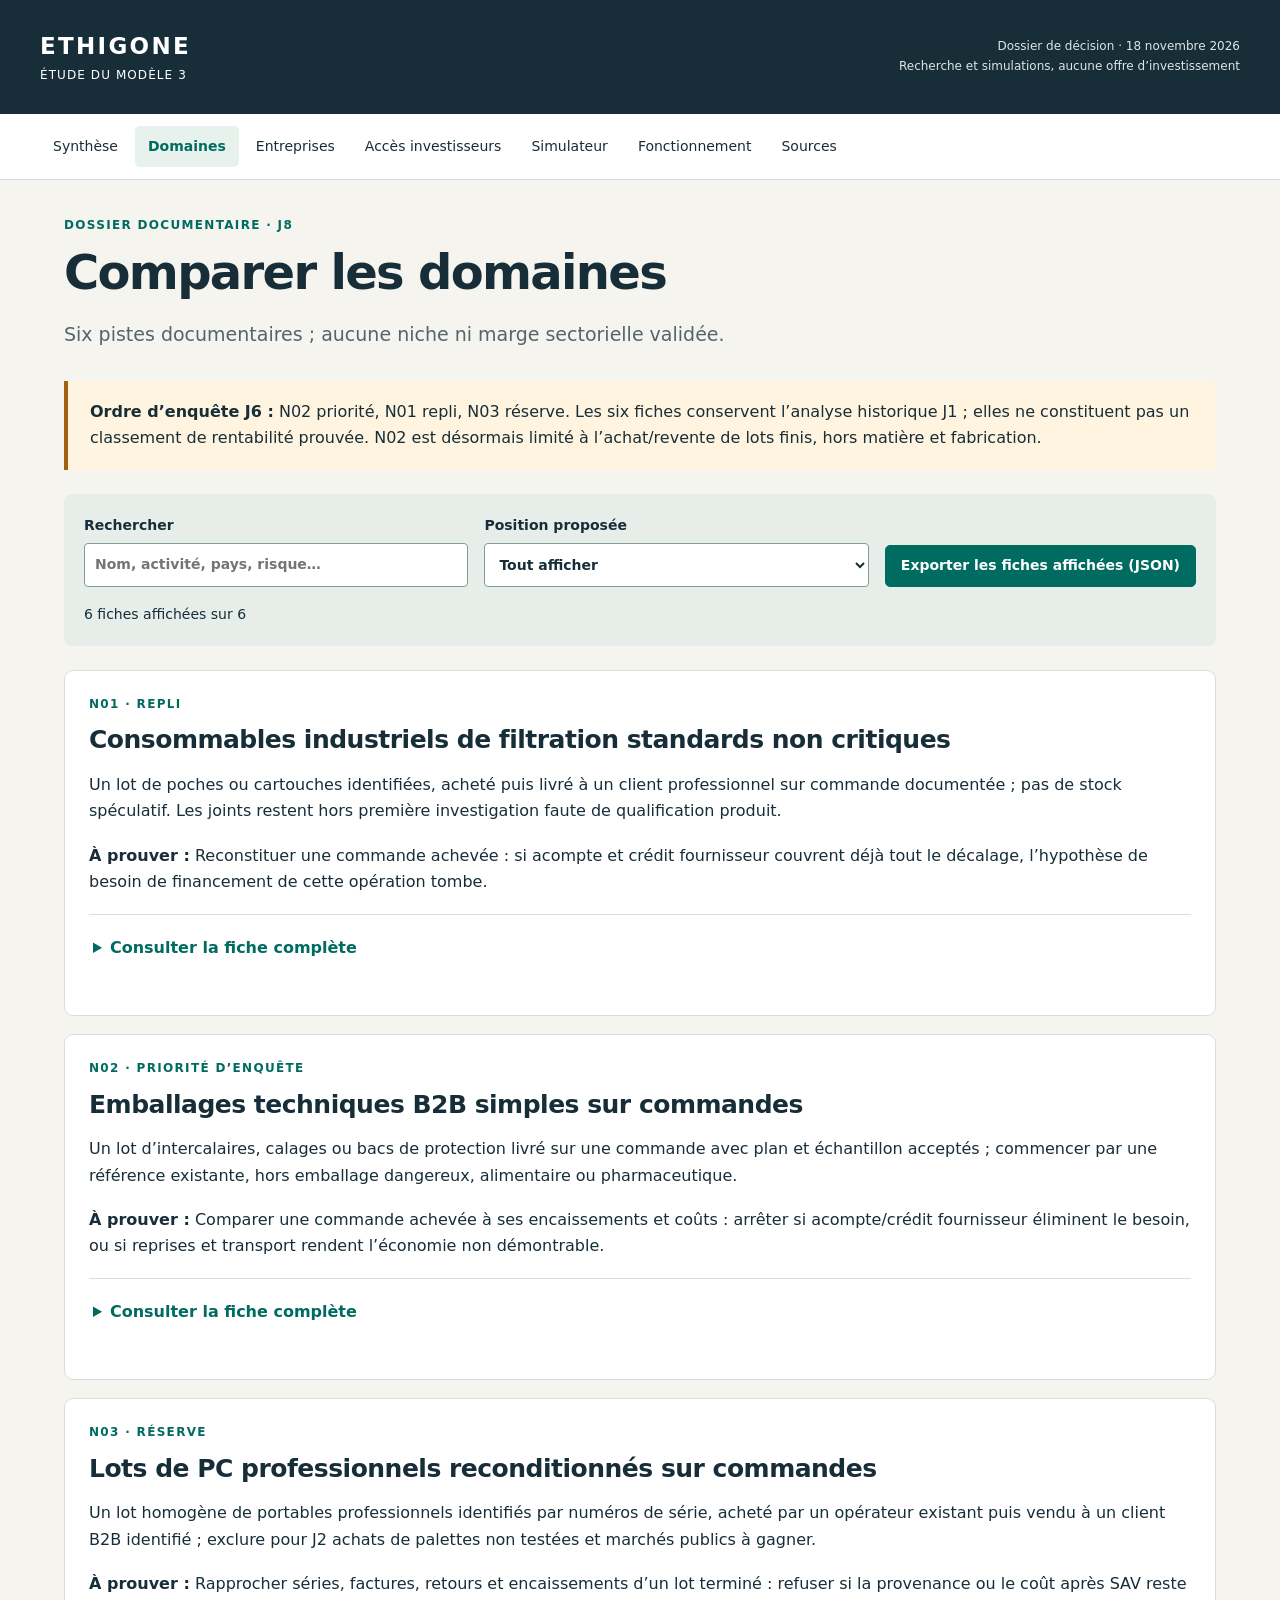
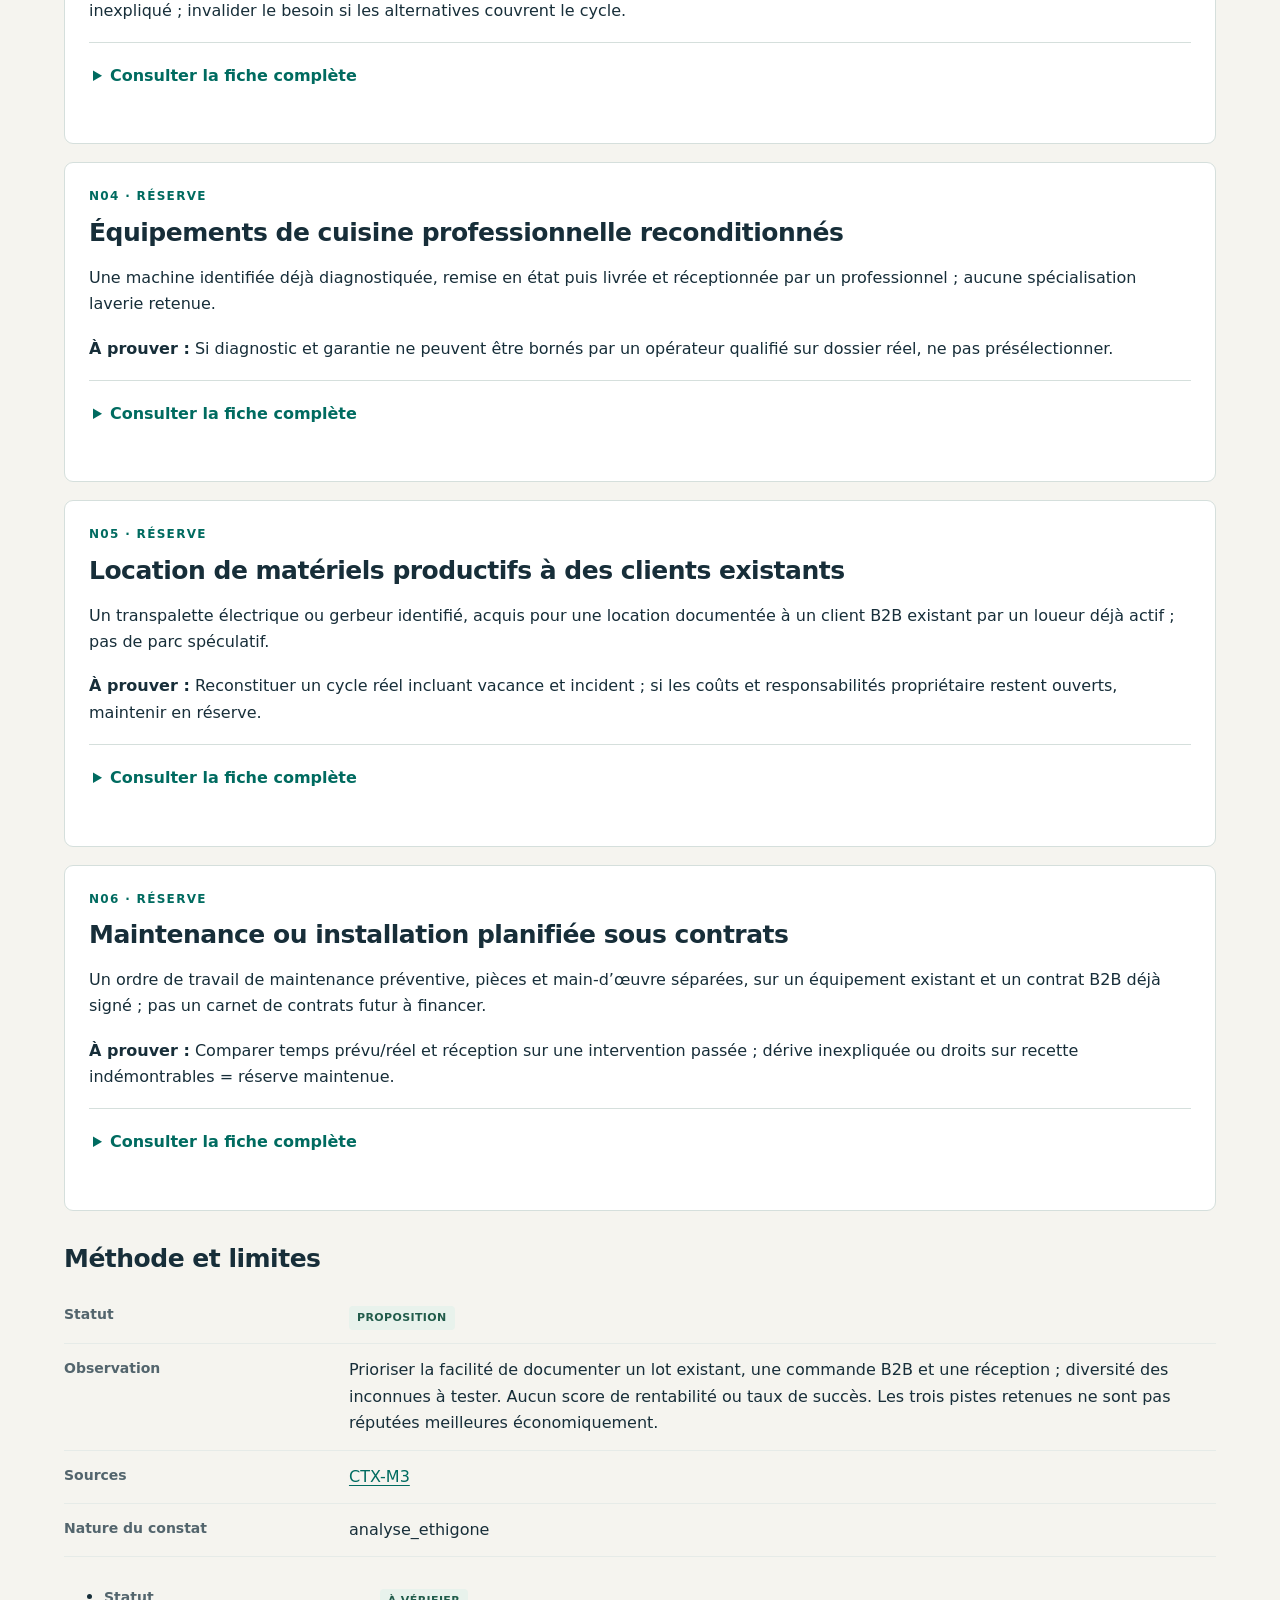
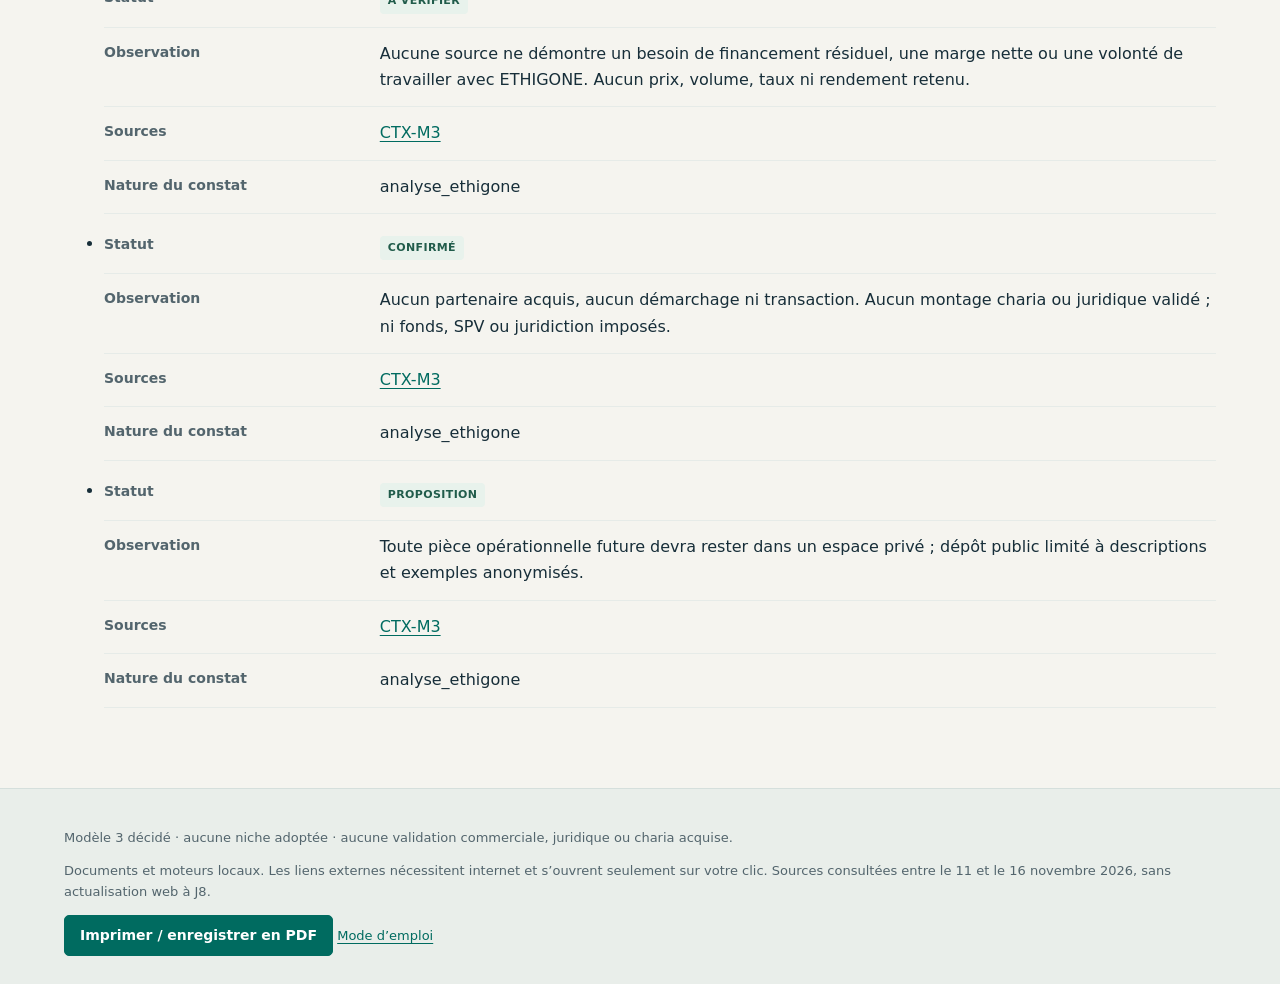
<file: docs/strategie-modele-3/html/niches.html>
<!doctype html><html lang="fr"><head><meta charset="utf-8"><meta name="viewport" content="width=device-width,initial-scale=1"><meta name="description" content="Six pistes documentaires ; aucune niche ni marge sectorielle validée."><title>Comparer les domaines — ETHIGONE</title><link rel="stylesheet" href="assets/style.css"><script defer src="assets/donnees-et-moteurs.js"></script><script defer src="assets/app.js"></script></head><body data-page="niches"><a class="skip" href="#contenu">Aller au contenu</a><header><a class="brand" href="index.html">ETHIGONE <span>Étude du modèle 3</span></a><div class="edition">Dossier de décision · 18 novembre 2026<br>Recherche et simulations, aucune offre d’investissement</div></header><nav aria-label="Rubriques"><a href="index.html">Synthèse</a><a aria-current="page" href="niches.html">Domaines</a><a href="entreprises.html">Entreprises</a><a href="investisseurs.html">Accès investisseurs</a><a href="simulateur.html">Simulateur</a><a href="parcours.html">Fonctionnement</a><a href="sources.html">Sources</a></nav><main id="contenu"><div class="page-heading"><p class="eyebrow">Dossier documentaire · J8</p><h1>Comparer les domaines</h1><p class="lead">Six pistes documentaires ; aucune niche ni marge sectorielle validée.</p></div><noscript><p class="callout">Lecture complète disponible sans JavaScript. Les filtres, exports et simulations modifiables nécessitent JavaScript ; les références de base restent lisibles.</p></noscript><p class="callout"><strong>Ordre d’enquête J6 :</strong> N02 priorité, N01 repli, N03 réserve. Les six fiches conservent l’analyse historique J1 ; elles ne constituent pas un classement de rentabilité prouvée. N02 est désormais limité à l’achat/revente de lots finis, hors matière et fabrication.</p><div class="toolbar interactive" hidden><label>Rechercher<input type="search" id="search" placeholder="Nom, activité, pays, risque…"></label><label>Position proposée<select id="group"><option value="">Tout afficher</option><option value="priorite">Priorité J6</option><option value="repli">Repli J6</option><option value="reserve">Réserve</option></select></label><button type="button" id="export-records" data-export="niches">Exporter les fiches affichées (JSON)</button><p id="count" role="status"></p></div><div class="records"><article class="card record" id="N01" data-group="repli"><div class="eyebrow">N01 · Repli</div><h2>Consommables industriels de filtration standards non critiques</h2><p>Un lot de poches ou cartouches identifiées, acheté puis livré à un client professionnel sur commande documentée ; pas de stock spéculatif. Les joints restent hors première investigation faute de qualification produit.</p><p><strong>À prouver :</strong> Reconstituer une commande achevée : si acompte et crédit fournisseur couvrent déjà tout le décalage, l’hypothèse de besoin de financement de cette opération tombe.</p><details><summary>Consulter la fiche complète</summary><dl><div><dt>Opération proposée</dt><dd><dl><div><dt>Statut</dt><dd><span class="badge">PROPOSITION</span></dd></div><div><dt>Observation</dt><dd>Un lot de poches ou cartouches identifiées, acheté puis livré à un client professionnel sur commande documentée ; pas de stock spéculatif. Les joints restent hors première investigation faute de qualification produit.</dd></div><div><dt>Sources</dt><dd><a href="sources.html#S01">S01</a> · <a href="sources.html#S11">S11</a></dd></div><div><dt>Nature du constat</dt><dd>analyse_ethigone</dd></div></dl></dd></div><div><dt>Signal public</dt><dd><dl><div><dt>Statut</dt><dd><span class="badge">CONFIRMÉ</span></dd></div><div><dt>Observation</dt><dd>SIEBEC catalogue des médias consommables ; SEPEM permet de repérer des entreprises industrielles.</dd></div><div><dt>Sources</dt><dd><a href="sources.html#S01">S01</a> · <a href="sources.html#S11">S11</a></dd></div><div><dt>Nature du constat</dt><dd>source_attribuee</dd></div></dl></dd></div><div><dt>Analyse</dt><dd><dl><div><dt>Besoin de financement</dt><dd><dl><div><dt>Statut</dt><dd><span class="badge">HYPOTHÈSE</span></dd></div><div><dt>Observation</dt><dd>Décalage entre paiement du fournisseur et encaissement du lot ; il peut être nul après acompte ou crédit fournisseur.</dd></div><div><dt>Sources</dt><dd><a href="sources.html#S01">S01</a> · <a href="sources.html#S11">S11</a></dd></div><div><dt>Nature du constat</dt><dd>analyse_ethigone</dd></div></dl></dd></div><div><dt>Fréquence</dt><dd><dl><div><dt>Statut</dt><dd><span class="badge">HYPOTHÈSE</span></dd></div><div><dt>Observation</dt><dd>Remplacement susceptible de se répéter ; historique de commandes nécessaire, aucun rythme retenu.</dd></div><div><dt>Sources</dt><dd><a href="sources.html#S01">S01</a> · <a href="sources.html#S11">S11</a></dd></div><div><dt>Nature du constat</dt><dd>analyse_ethigone</dd></div></dl></dd></div><div><dt>Contrôle du lot et des encaissements</dt><dd><dl><div><dt>Statut</dt><dd><span class="badge">À VÉRIFIER</span></dd></div><div><dt>Observation</dt><dd>Références, lots, comptage, lieu de stockage et preuve de livraison rapprochables ; une fois consommé, le produit ne constitue plus un actif récupérable. Le client peut payer le compte général de l’opérateur.</dd></div><div><dt>Sources</dt><dd><a href="sources.html#S01">S01</a> · <a href="sources.html#S11">S11</a></dd></div><div><dt>Nature du constat</dt><dd>analyse_ethigone</dd></div></dl></dd></div><div><dt>Dépendance client</dt><dd><dl><div><dt>Statut</dt><dd><span class="badge">RISQUE</span></dd></div><div><dt>Observation</dt><dd>Une commande ferme reste exposée au refus de conformité, à l’annulation et au défaut du client ; dépendance à mesurer par factures encaissées.</dd></div><div><dt>Sources</dt><dd><a href="sources.html#S01">S01</a> · <a href="sources.html#S11">S11</a></dd></div><div><dt>Nature du constat</dt><dd>analyse_ethigone</dd></div></dl></dd></div><div><dt>Alternatives</dt><dd><dl><div><dt>Statut</dt><dd><span class="badge">À VÉRIFIER</span></dd></div><div><dt>Observation</dt><dd>Comparer acompte client, livraison directe et crédit fournisseur ; leasing probablement peu adapté à un consommable, à confirmer. Comparaison économique sans valider leur conformité charia.</dd></div><div><dt>Sources</dt><dd><a href="sources.html#S01">S01</a> · <a href="sources.html#S11">S11</a></dd></div><div><dt>Nature du constat</dt><dd>analyse_ethigone</dd></div></dl></dd></div><div><dt>Marge nette</dt><dd><dl><div><dt>Statut</dt><dd><span class="badge">À VÉRIFIER</span></dd></div><div><dt>Observation</dt><dd>NON CONNUE après achat, transport, contrôle, TVA selon régime, retours, pertes, impayés, gestion et coûts de conformité.</dd></div><div><dt>Sources</dt><dd><a href="sources.html#S01">S01</a> · <a href="sources.html#S11">S11</a></dd></div><div><dt>Nature du constat</dt><dd>analyse_ethigone</dd></div></dl></dd></div><div><dt>Fraude</dt><dd><dl><div><dt>Statut</dt><dd><span class="badge">RISQUE</span></dd></div><div><dt>Observation</dt><dd>Fausse commande, double affectation du lot, substitution de références, fournisseur lié, fausse livraison.</dd></div><div><dt>Sources</dt><dd><a href="sources.html#S01">S01</a> · <a href="sources.html#S11">S11</a></dd></div><div><dt>Nature du constat</dt><dd>analyse_ethigone</dd></div></dl></dd></div><div><dt>Charia et droit</dt><dd><dl><div><dt>Statut</dt><dd><span class="badge">À VÉRIFIER</span></dd></div><div><dt>Observation</dt><dd>Séquence acquisition/propriété/risque/livraison/paiement à qualifier ; ne pas transformer une avance rémunérée ou une créance en prétendue vente d’actif. Responsabilité produit à examiner ; statut non critique à démontrer par usage final.</dd></div><div><dt>Sources</dt><dd><a href="sources.html#S01">S01</a> · <a href="sources.html#S11">S11</a></dd></div><div><dt>Nature du constat</dt><dd>analyse_ethigone</dd></div></dl></dd></div><div><dt>Accès aux opérateurs</dt><dd><dl><div><dt>Statut</dt><dd><span class="badge">HYPOTHÈSE</span></dd></div><div><dt>Observation</dt><dd>Catalogues et SEPEM donnent des portes d’entrée ; accès aux décideurs et volonté de produire des pièces non démontrés.</dd></div><div><dt>Sources</dt><dd><a href="sources.html#S01">S01</a> · <a href="sources.html#S11">S11</a></dd></div><div><dt>Nature du constat</dt><dd>analyse_ethigone</dd></div></dl></dd></div></dl></dd></div><div><dt>Preuves minimales</dt><dd><ul><li><dl><div><dt>Statut</dt><dd><span class="badge">À VÉRIFIER</span></dd></div><div><dt>Observation</dt><dd>Commande client, spécifications validées et usage final excluant fonctions de sécurité, usages médicaux, eau potable ou contact alimentaire pour cette première piste.</dd></div><div><dt>Sources</dt><dd><a href="sources.html#S01">S01</a> · <a href="sources.html#S11">S11</a></dd></div><div><dt>Nature du constat</dt><dd>analyse_ethigone</dd></div></dl></li><li><dl><div><dt>Statut</dt><dd><span class="badge">À VÉRIFIER</span></dd></div><div><dt>Observation</dt><dd>Devis fournisseur, délais et modalités de paiement ; historique anonymisé de lots comparables effectivement livrés et encaissés.</dd></div><div><dt>Sources</dt><dd><a href="sources.html#S01">S01</a> · <a href="sources.html#S11">S11</a></dd></div><div><dt>Nature du constat</dt><dd>analyse_ethigone</dd></div></dl></li><li><dl><div><dt>Statut</dt><dd><span class="badge">À VÉRIFIER</span></dd></div><div><dt>Observation</dt><dd>Traçabilité du lot, preuve de propriété et absence de financement concurrent ; coûts complets, retours et procédure de vérification du paiement client.</dd></div><div><dt>Sources</dt><dd><a href="sources.html#S01">S01</a> · <a href="sources.html#S11">S11</a></dd></div><div><dt>Nature du constat</dt><dd>analyse_ethigone</dd></div></dl></li></ul></dd></div><div><dt>Accepter seulement si</dt><dd><dl><div><dt>Statut</dt><dd><span class="badge">PROPOSITION</span></dd></div><div><dt>Observation</dt><dd>Lot standard non critique, commande authentifiable, coûts et paiements reconstituables, besoin résiduel réel après alternatives.</dd></div><div><dt>Sources</dt><dd><a href="sources.html#S01">S01</a> · <a href="sources.html#S11">S11</a></dd></div><div><dt>Nature du constat</dt><dd>analyse_ethigone</dd></div></dl></dd></div><div><dt>Refuser si</dt><dd><dl><div><dt>Statut</dt><dd><span class="badge">PROPOSITION</span></dd></div><div><dt>Observation</dt><dd>Stock destiné à chercher un acheteur ensuite ; usage critique ; spécifications ou propriété invérifiables.</dd></div><div><dt>Sources</dt><dd><a href="sources.html#S01">S01</a> · <a href="sources.html#S11">S11</a></dd></div><div><dt>Nature du constat</dt><dd>analyse_ethigone</dd></div></dl></dd></div><div><dt>Test d’invalidation</dt><dd><dl><div><dt>Statut</dt><dd><span class="badge">PROPOSITION</span></dd></div><div><dt>Observation</dt><dd>Reconstituer une commande achevée : si acompte et crédit fournisseur couvrent déjà tout le décalage, l’hypothèse de besoin de financement de cette opération tombe.</dd></div><div><dt>Sources</dt><dd><a href="sources.html#S01">S01</a> · <a href="sources.html#S11">S11</a></dd></div><div><dt>Nature du constat</dt><dd>analyse_ethigone</dd></div></dl></dd></div><div><dt>Conclusion documentaire</dt><dd><dl><div><dt>Statut</dt><dd><span class="badge">PROPOSITION</span></dd></div><div><dt>Observation</dt><dd>EXPLORER J2</dd></div><div><dt>Sources</dt><dd><a href="sources.html#S01">S01</a> · <a href="sources.html#S11">S11</a></dd></div><div><dt>Nature du constat</dt><dd>analyse_ethigone</dd></div></dl></dd></div><div><dt>Présélection J2</dt><dd>Oui</dd></div><div><dt>Marge nette</dt><dd><span class="unknown">Inconnu / non applicable selon le champ</span></dd></div><div><dt>Besoin vérifié</dt><dd><span class="unknown">Non vérifié — preuve non obtenue</span></dd></div></dl></details></article><article class="card record" id="N02" data-group="priorite"><div class="eyebrow">N02 · Priorité d’enquête</div><h2>Emballages techniques B2B simples sur commandes</h2><p>Un lot d’intercalaires, calages ou bacs de protection livré sur une commande avec plan et échantillon acceptés ; commencer par une référence existante, hors emballage dangereux, alimentaire ou pharmaceutique.</p><p><strong>À prouver :</strong> Comparer une commande achevée à ses encaissements et coûts : arrêter si acompte/crédit fournisseur éliminent le besoin, ou si reprises et transport rendent l’économie non démontrable.</p><details><summary>Consulter la fiche complète</summary><dl><div><dt>Opération proposée</dt><dd><dl><div><dt>Statut</dt><dd><span class="badge">PROPOSITION</span></dd></div><div><dt>Observation</dt><dd>Un lot d’intercalaires, calages ou bacs de protection livré sur une commande avec plan et échantillon acceptés ; commencer par une référence existante, hors emballage dangereux, alimentaire ou pharmaceutique.</dd></div><div><dt>Sources</dt><dd><a href="sources.html#S02">S02</a> · <a href="sources.html#S11">S11</a></dd></div><div><dt>Nature du constat</dt><dd>analyse_ethigone</dd></div></dl></dd></div><div><dt>Signal public</dt><dd><dl><div><dt>Statut</dt><dd><span class="badge">CONFIRMÉ</span></dd></div><div><dt>Observation</dt><dd>Arden Plast décrit des emballages industriels et des séries ponctuelles ou récurrentes.</dd></div><div><dt>Sources</dt><dd><a href="sources.html#S02">S02</a> · <a href="sources.html#S11">S11</a></dd></div><div><dt>Nature du constat</dt><dd>source_attribuee</dd></div></dl></dd></div><div><dt>Analyse</dt><dd><dl><div><dt>Besoin de financement</dt><dd><dl><div><dt>Statut</dt><dd><span class="badge">HYPOTHÈSE</span></dd></div><div><dt>Observation</dt><dd>Achats matière ou lot fini à payer avant règlement client ; acompte et conditions fournisseur peuvent suffire.</dd></div><div><dt>Sources</dt><dd><a href="sources.html#S02">S02</a> · <a href="sources.html#S11">S11</a></dd></div><div><dt>Nature du constat</dt><dd>analyse_ethigone</dd></div></dl></dd></div><div><dt>Fréquence</dt><dd><dl><div><dt>Statut</dt><dd><span class="badge">HYPOTHÈSE</span></dd></div><div><dt>Observation</dt><dd>Réassort possible chez un client industriel ; la récurrence annoncée par un fabricant ne prouve pas celle d’un opérateur candidat.</dd></div><div><dt>Sources</dt><dd><a href="sources.html#S02">S02</a> · <a href="sources.html#S11">S11</a></dd></div><div><dt>Nature du constat</dt><dd>analyse_ethigone</dd></div></dl></dd></div><div><dt>Contrôle du lot et des encaissements</dt><dd><dl><div><dt>Statut</dt><dd><span class="badge">À VÉRIFIER</span></dd></div><div><dt>Observation</dt><dd>Lot comptable et livraison documentables ; calage sur mesure difficile à revendre à un tiers. Ne pas supposer l’affectation des recettes opposable ou réalisable.</dd></div><div><dt>Sources</dt><dd><a href="sources.html#S02">S02</a> · <a href="sources.html#S11">S11</a></dd></div><div><dt>Nature du constat</dt><dd>analyse_ethigone</dd></div></dl></dd></div><div><dt>Dépendance client</dt><dd><dl><div><dt>Statut</dt><dd><span class="badge">RISQUE</span></dd></div><div><dt>Observation</dt><dd>Personnalisation et homologation créent une dépendance au donneur d’ordre ; une modification de plan peut bloquer le paiement.</dd></div><div><dt>Sources</dt><dd><a href="sources.html#S02">S02</a> · <a href="sources.html#S11">S11</a></dd></div><div><dt>Nature du constat</dt><dd>analyse_ethigone</dd></div></dl></dd></div><div><dt>Alternatives</dt><dd><dl><div><dt>Statut</dt><dd><span class="badge">À VÉRIFIER</span></dd></div><div><dt>Observation</dt><dd>Acompte de lancement, paiement par jalons, crédit fournisseur ou commande directe fabricant ; leasing généralement peu pertinent pour un lot vendu, différent pour un parc de bacs réutilisables.</dd></div><div><dt>Sources</dt><dd><a href="sources.html#S02">S02</a> · <a href="sources.html#S11">S11</a></dd></div><div><dt>Nature du constat</dt><dd>analyse_ethigone</dd></div></dl></dd></div><div><dt>Marge nette</dt><dd><dl><div><dt>Statut</dt><dd><span class="badge">À VÉRIFIER</span></dd></div><div><dt>Observation</dt><dd>NON CONNUE après matière, outillage, chutes, transport volumineux, contrôle, reprises, retours, TVA selon régime, impayés, gestion et conformité.</dd></div><div><dt>Sources</dt><dd><a href="sources.html#S02">S02</a> · <a href="sources.html#S11">S11</a></dd></div><div><dt>Nature du constat</dt><dd>analyse_ethigone</dd></div></dl></dd></div><div><dt>Fraude</dt><dd><dl><div><dt>Statut</dt><dd><span class="badge">RISQUE</span></dd></div><div><dt>Observation</dt><dd>Bon de commande falsifié, volumes gonflés, doublon de lot, plan non accepté, facture d’outillage cachée ou fournisseur lié.</dd></div><div><dt>Sources</dt><dd><a href="sources.html#S02">S02</a> · <a href="sources.html#S11">S11</a></dd></div><div><dt>Nature du constat</dt><dd>analyse_ethigone</dd></div></dl></dd></div><div><dt>Charia et droit</dt><dd><dl><div><dt>Statut</dt><dd><span class="badge">À VÉRIFIER</span></dd></div><div><dt>Observation</dt><dd>Lot existant acheté-revendu et lot à fabriquer ont des séquences distinctes à examiner ; ne pas présumer leur conformité. Obligations emballages/environnement et responsabilité à qualifier pour le produit et la juridiction retenus.</dd></div><div><dt>Sources</dt><dd><a href="sources.html#S02">S02</a> · <a href="sources.html#S11">S11</a></dd></div><div><dt>Nature du constat</dt><dd>analyse_ethigone</dd></div></dl></dd></div><div><dt>Accès aux opérateurs</dt><dd><dl><div><dt>Statut</dt><dd><span class="badge">HYPOTHÈSE</span></dd></div><div><dt>Observation</dt><dd>Fabricants et exposants repérables publiquement ; accès effectif à des commandes ou ateliers non établi.</dd></div><div><dt>Sources</dt><dd><a href="sources.html#S02">S02</a> · <a href="sources.html#S11">S11</a></dd></div><div><dt>Nature du constat</dt><dd>analyse_ethigone</dd></div></dl></dd></div></dl></dd></div><div><dt>Preuves minimales</dt><dd><ul><li><dl><div><dt>Statut</dt><dd><span class="badge">À VÉRIFIER</span></dd></div><div><dt>Observation</dt><dd>Commande et version approuvée du plan/échantillon ; usage final et conditions de réception.</dd></div><div><dt>Sources</dt><dd><a href="sources.html#S02">S02</a> · <a href="sources.html#S11">S11</a></dd></div><div><dt>Nature du constat</dt><dd>analyse_ethigone</dd></div></dl></li><li><dl><div><dt>Statut</dt><dd><span class="badge">À VÉRIFIER</span></dd></div><div><dt>Observation</dt><dd>Devis matière ou lot fini, propriété de l’outillage, ventilation coûts/déchets/transport, conditions de paiement et annulation.</dd></div><div><dt>Sources</dt><dd><a href="sources.html#S02">S02</a> · <a href="sources.html#S11">S11</a></dd></div><div><dt>Nature du constat</dt><dd>analyse_ethigone</dd></div></dl></li><li><dl><div><dt>Statut</dt><dd><span class="badge">À VÉRIFIER</span></dd></div><div><dt>Observation</dt><dd>Dossier anonymisé achevé et encaissé avec reprises éventuelles ; inventaire et vérification de la non-double affectation du lot.</dd></div><div><dt>Sources</dt><dd><a href="sources.html#S02">S02</a> · <a href="sources.html#S11">S11</a></dd></div><div><dt>Nature du constat</dt><dd>analyse_ethigone</dd></div></dl></li></ul></dd></div><div><dt>Accepter seulement si</dt><dd><dl><div><dt>Statut</dt><dd><span class="badge">PROPOSITION</span></dd></div><div><dt>Observation</dt><dd>Référence déjà fabriquée et acceptée, lot lié à une commande vérifiable, coût complet et reste à financer prouvables.</dd></div><div><dt>Sources</dt><dd><a href="sources.html#S02">S02</a> · <a href="sources.html#S11">S11</a></dd></div><div><dt>Nature du constat</dt><dd>analyse_ethigone</dd></div></dl></dd></div><div><dt>Refuser si</dt><dd><dl><div><dt>Statut</dt><dd><span class="badge">PROPOSITION</span></dd></div><div><dt>Observation</dt><dd>Développement de produit sans réception définie ; débouché unique non engagé ; transport et reprises non chiffrables.</dd></div><div><dt>Sources</dt><dd><a href="sources.html#S02">S02</a> · <a href="sources.html#S11">S11</a></dd></div><div><dt>Nature du constat</dt><dd>analyse_ethigone</dd></div></dl></dd></div><div><dt>Test d’invalidation</dt><dd><dl><div><dt>Statut</dt><dd><span class="badge">PROPOSITION</span></dd></div><div><dt>Observation</dt><dd>Comparer une commande achevée à ses encaissements et coûts : arrêter si acompte/crédit fournisseur éliminent le besoin, ou si reprises et transport rendent l’économie non démontrable.</dd></div><div><dt>Sources</dt><dd><a href="sources.html#S02">S02</a> · <a href="sources.html#S11">S11</a></dd></div><div><dt>Nature du constat</dt><dd>analyse_ethigone</dd></div></dl></dd></div><div><dt>Conclusion documentaire</dt><dd><dl><div><dt>Statut</dt><dd><span class="badge">PROPOSITION</span></dd></div><div><dt>Observation</dt><dd>EXPLORER J2</dd></div><div><dt>Sources</dt><dd><a href="sources.html#S02">S02</a> · <a href="sources.html#S11">S11</a></dd></div><div><dt>Nature du constat</dt><dd>analyse_ethigone</dd></div></dl></dd></div><div><dt>Présélection J2</dt><dd>Oui</dd></div><div><dt>Marge nette</dt><dd><span class="unknown">Inconnu / non applicable selon le champ</span></dd></div><div><dt>Besoin vérifié</dt><dd><span class="unknown">Non vérifié — preuve non obtenue</span></dd></div></dl></details></article><article class="card record" id="N03" data-group="reserve"><div class="eyebrow">N03 · Réserve</div><h2>Lots de PC professionnels reconditionnés sur commandes</h2><p>Un lot homogène de portables professionnels identifiés par numéros de série, acheté par un opérateur existant puis vendu à un client B2B identifié ; exclure pour J2 achats de palettes non testées et marchés publics à gagner.</p><p><strong>À prouver :</strong> Rapprocher séries, factures, retours et encaissements d’un lot terminé : refuser si la provenance ou le coût après SAV reste inexpliqué ; invalider le besoin si les alternatives couvrent le cycle.</p><details><summary>Consulter la fiche complète</summary><dl><div><dt>Opération proposée</dt><dd><dl><div><dt>Statut</dt><dd><span class="badge">PROPOSITION</span></dd></div><div><dt>Observation</dt><dd>Un lot homogène de portables professionnels identifiés par numéros de série, acheté par un opérateur existant puis vendu à un client B2B identifié ; exclure pour J2 achats de palettes non testées et marchés publics à gagner.</dd></div><div><dt>Sources</dt><dd><a href="sources.html#S03">S03</a> · <a href="sources.html#S04">S04</a> · <a href="sources.html#S05">S05</a></dd></div><div><dt>Nature du constat</dt><dd>analyse_ethigone</dd></div></dl></dd></div><div><dt>Signal public</dt><dd><dl><div><dt>Statut</dt><dd><span class="badge">CONFIRMÉ</span></dd></div><div><dt>Observation</dt><dd>La DAE documente un achat public de matériels reconditionnés en 2026 ; Ecodair présente une activité de reprise et de revente de gammes professionnelles.</dd></div><div><dt>Sources</dt><dd><a href="sources.html#S03">S03</a> · <a href="sources.html#S04">S04</a> · <a href="sources.html#S05">S05</a></dd></div><div><dt>Nature du constat</dt><dd>source_attribuee</dd></div></dl></dd></div><div><dt>Analyse</dt><dd><dl><div><dt>Besoin de financement</dt><dd><dl><div><dt>Statut</dt><dd><span class="badge">HYPOTHÈSE</span></dd></div><div><dt>Observation</dt><dd>Décalage achat/reconditionnement/encaissement ; achat public observé ne prouve aucun manque de financement d’un opérateur.</dd></div><div><dt>Sources</dt><dd><a href="sources.html#S03">S03</a> · <a href="sources.html#S04">S04</a> · <a href="sources.html#S05">S05</a></dd></div><div><dt>Nature du constat</dt><dd>analyse_ethigone</dd></div></dl></dd></div><div><dt>Fréquence</dt><dd><dl><div><dt>Statut</dt><dd><span class="badge">HYPOTHÈSE</span></dd></div><div><dt>Observation</dt><dd>Renouvellements de parcs et commandes en lots possibles ; cadence propre à vérifier sur commandes encaissées.</dd></div><div><dt>Sources</dt><dd><a href="sources.html#S03">S03</a> · <a href="sources.html#S04">S04</a> · <a href="sources.html#S05">S05</a></dd></div><div><dt>Nature du constat</dt><dd>analyse_ethigone</dd></div></dl></dd></div><div><dt>Contrôle du lot et des encaissements</dt><dd><dl><div><dt>Statut</dt><dd><span class="badge">À VÉRIFIER</span></dd></div><div><dt>Observation</dt><dd>Numéros de série, état, inventaire et réception peuvent permettre un rapprochement ; firmware, comptes verrouillés, licences et défauts internes compliquent le contrôle. Affectation des recettes à établir.</dd></div><div><dt>Sources</dt><dd><a href="sources.html#S03">S03</a> · <a href="sources.html#S04">S04</a> · <a href="sources.html#S05">S05</a></dd></div><div><dt>Nature du constat</dt><dd>analyse_ethigone</dd></div></dl></dd></div><div><dt>Dépendance client</dt><dd><dl><div><dt>Statut</dt><dd><span class="badge">RISQUE</span></dd></div><div><dt>Observation</dt><dd>Commande modifiable, exigences techniques et taux de retour peuvent bloquer la réception ; le marché DAE cité est déjà attribué et ne constitue pas un prospect.</dd></div><div><dt>Sources</dt><dd><a href="sources.html#S03">S03</a> · <a href="sources.html#S04">S04</a> · <a href="sources.html#S05">S05</a></dd></div><div><dt>Nature du constat</dt><dd>analyse_ethigone</dd></div></dl></dd></div><div><dt>Alternatives</dt><dd><dl><div><dt>Statut</dt><dd><span class="badge">À VÉRIFIER</span></dd></div><div><dt>Observation</dt><dd>Acompte B2B, crédit fournisseur, reprise avec paiement différé, location/leasing proposés par le marché à comparer ; ne pas supposer que tout montage comparable est conforme à la charia.</dd></div><div><dt>Sources</dt><dd><a href="sources.html#S03">S03</a> · <a href="sources.html#S04">S04</a> · <a href="sources.html#S05">S05</a></dd></div><div><dt>Nature du constat</dt><dd>analyse_ethigone</dd></div></dl></dd></div><div><dt>Marge nette</dt><dd><dl><div><dt>Statut</dt><dd><span class="badge">À VÉRIFIER</span></dd></div><div><dt>Observation</dt><dd>NON CONNUE après acquisition, tests, effacement, licences, pièces/batteries, rebut, garantie/SAV, transport, TVA selon régime, impayés, gestion et conformité.</dd></div><div><dt>Sources</dt><dd><a href="sources.html#S03">S03</a> · <a href="sources.html#S04">S04</a> · <a href="sources.html#S05">S05</a></dd></div><div><dt>Nature du constat</dt><dd>analyse_ethigone</dd></div></dl></dd></div><div><dt>Fraude</dt><dd><dl><div><dt>Statut</dt><dd><span class="badge">RISQUE</span></dd></div><div><dt>Observation</dt><dd>Matériel volé ou déjà gagé, séries dupliquées, état dégradé caché, fausses licences, certificats d’effacement non rattachés aux supports.</dd></div><div><dt>Sources</dt><dd><a href="sources.html#S03">S03</a> · <a href="sources.html#S04">S04</a> · <a href="sources.html#S05">S05</a></dd></div><div><dt>Nature du constat</dt><dd>analyse_ethigone</dd></div></dl></dd></div><div><dt>Charia et droit</dt><dd><dl><div><dt>Statut</dt><dd><span class="badge">À VÉRIFIER</span></dd></div><div><dt>Observation</dt><dd>Propriété réelle, achat/vente et risque supporté à examiner ; responsabilités liées au reconditionnement, aux données, licences et déchets à qualifier. L’ANSSI documente les risques cyber ; aucune conformité ne découle du seul effacement annoncé.</dd></div><div><dt>Sources</dt><dd><a href="sources.html#S03">S03</a> · <a href="sources.html#S04">S04</a> · <a href="sources.html#S05">S05</a></dd></div><div><dt>Nature du constat</dt><dd>analyse_ethigone</dd></div></dl></dd></div><div><dt>Accès aux opérateurs</dt><dd><dl><div><dt>Statut</dt><dd><span class="badge">HYPOTHÈSE</span></dd></div><div><dt>Observation</dt><dd>Des opérateurs et offres B2B sont publics ; leur accès commercial, besoin et appétit pour ETHIGONE restent inconnus.</dd></div><div><dt>Sources</dt><dd><a href="sources.html#S03">S03</a> · <a href="sources.html#S04">S04</a> · <a href="sources.html#S05">S05</a></dd></div><div><dt>Nature du constat</dt><dd>analyse_ethigone</dd></div></dl></dd></div></dl></dd></div><div><dt>Preuves minimales</dt><dd><ul><li><dl><div><dt>Statut</dt><dd><span class="badge">À VÉRIFIER</span></dd></div><div><dt>Observation</dt><dd>Bon de commande B2B et configuration acceptée ; inventaire numéroté, provenance, preuve de propriété sans charge concurrente.</dd></div><div><dt>Sources</dt><dd><a href="sources.html#S03">S03</a> · <a href="sources.html#S04">S04</a> · <a href="sources.html#S05">S05</a></dd></div><div><dt>Nature du constat</dt><dd>analyse_ethigone</dd></div></dl></li><li><dl><div><dt>Statut</dt><dd><span class="badge">À VÉRIFIER</span></dd></div><div><dt>Observation</dt><dd>Rapport de tests et d’effacement lié à chaque support ; état batterie, licences, verrouillages et conditions de garantie.</dd></div><div><dt>Sources</dt><dd><a href="sources.html#S03">S03</a> · <a href="sources.html#S04">S04</a> · <a href="sources.html#S05">S05</a></dd></div><div><dt>Nature du constat</dt><dd>analyse_ethigone</dd></div></dl></li><li><dl><div><dt>Statut</dt><dd><span class="badge">À VÉRIFIER</span></dd></div><div><dt>Observation</dt><dd>Devis achat/reconditionnement, dossier comparable achevé avec SAV/retours et encaissement ; comparaison des acomptes/crédits existants.</dd></div><div><dt>Sources</dt><dd><a href="sources.html#S03">S03</a> · <a href="sources.html#S04">S04</a> · <a href="sources.html#S05">S05</a></dd></div><div><dt>Nature du constat</dt><dd>analyse_ethigone</dd></div></dl></li></ul></dd></div><div><dt>Accepter seulement si</dt><dd><dl><div><dt>Statut</dt><dd><span class="badge">PROPOSITION</span></dd></div><div><dt>Observation</dt><dd>Opérateur qui reconditionne déjà, lot testé identifiable, acheteur engagé et coûts de SAV observables.</dd></div><div><dt>Sources</dt><dd><a href="sources.html#S03">S03</a> · <a href="sources.html#S04">S04</a> · <a href="sources.html#S05">S05</a></dd></div><div><dt>Nature du constat</dt><dd>analyse_ethigone</dd></div></dl></dd></div><div><dt>Refuser si</dt><dd><dl><div><dt>Statut</dt><dd><span class="badge">PROPOSITION</span></dd></div><div><dt>Observation</dt><dd>Palettes non diagnostiquées, droits/provenance ou effacement non vérifiables, dépendance à un appel d’offres futur.</dd></div><div><dt>Sources</dt><dd><a href="sources.html#S03">S03</a> · <a href="sources.html#S04">S04</a> · <a href="sources.html#S05">S05</a></dd></div><div><dt>Nature du constat</dt><dd>analyse_ethigone</dd></div></dl></dd></div><div><dt>Test d’invalidation</dt><dd><dl><div><dt>Statut</dt><dd><span class="badge">PROPOSITION</span></dd></div><div><dt>Observation</dt><dd>Rapprocher séries, factures, retours et encaissements d’un lot terminé : refuser si la provenance ou le coût après SAV reste inexpliqué ; invalider le besoin si les alternatives couvrent le cycle.</dd></div><div><dt>Sources</dt><dd><a href="sources.html#S03">S03</a> · <a href="sources.html#S04">S04</a> · <a href="sources.html#S05">S05</a></dd></div><div><dt>Nature du constat</dt><dd>analyse_ethigone</dd></div></dl></dd></div><div><dt>Conclusion documentaire</dt><dd><dl><div><dt>Statut</dt><dd><span class="badge">PROPOSITION</span></dd></div><div><dt>Observation</dt><dd>EXPLORER J2</dd></div><div><dt>Sources</dt><dd><a href="sources.html#S03">S03</a> · <a href="sources.html#S04">S04</a> · <a href="sources.html#S05">S05</a></dd></div><div><dt>Nature du constat</dt><dd>analyse_ethigone</dd></div></dl></dd></div><div><dt>Présélection J2</dt><dd>Oui</dd></div><div><dt>Marge nette</dt><dd><span class="unknown">Inconnu / non applicable selon le champ</span></dd></div><div><dt>Besoin vérifié</dt><dd><span class="unknown">Non vérifié — preuve non obtenue</span></dd></div></dl></details></article><article class="card record" id="N04" data-group="reserve"><div class="eyebrow">N04 · Réserve</div><h2>Équipements de cuisine professionnelle reconditionnés</h2><p>Une machine identifiée déjà diagnostiquée, remise en état puis livrée et réceptionnée par un professionnel ; aucune spécialisation laverie retenue.</p><p><strong>À prouver :</strong> Si diagnostic et garantie ne peuvent être bornés par un opérateur qualifié sur dossier réel, ne pas présélectionner.</p><details><summary>Consulter la fiche complète</summary><dl><div><dt>Opération proposée</dt><dd><dl><div><dt>Statut</dt><dd><span class="badge">PROPOSITION</span></dd></div><div><dt>Observation</dt><dd>Une machine identifiée déjà diagnostiquée, remise en état puis livrée et réceptionnée par un professionnel ; aucune spécialisation laverie retenue.</dd></div><div><dt>Sources</dt><dd><a href="sources.html#S06">S06</a></dd></div><div><dt>Nature du constat</dt><dd>analyse_ethigone</dd></div></dl></dd></div><div><dt>Signal public</dt><dd><dl><div><dt>Statut</dt><dd><span class="badge">CONFIRMÉ</span></dd></div><div><dt>Observation</dt><dd>La fiche Vesto sur ma cantine présente une activité d’achat, reconditionnement et revente ; c’est un repérage déclaratif, pas une validation indépendante.</dd></div><div><dt>Sources</dt><dd><a href="sources.html#S06">S06</a></dd></div><div><dt>Nature du constat</dt><dd>source_attribuee</dd></div></dl></dd></div><div><dt>Analyse</dt><dd><dl><div><dt>Besoin de financement</dt><dd><dl><div><dt>Statut</dt><dd><span class="badge">HYPOTHÈSE</span></dd></div><div><dt>Observation</dt><dd>Coût d’achat et remise en état avant revente ; aucune preuve d’un besoin résiduel.</dd></div><div><dt>Sources</dt><dd><a href="sources.html#S06">S06</a></dd></div><div><dt>Nature du constat</dt><dd>analyse_ethigone</dd></div></dl></dd></div><div><dt>Fréquence</dt><dd><dl><div><dt>Statut</dt><dd><span class="badge">HYPOTHÈSE</span></dd></div><div><dt>Observation</dt><dd>Transactions unitaires répétables chez un atelier existant ; historique nécessaire.</dd></div><div><dt>Sources</dt><dd><a href="sources.html#S06">S06</a></dd></div><div><dt>Nature du constat</dt><dd>analyse_ethigone</dd></div></dl></dd></div><div><dt>Contrôle du lot et des encaissements</dt><dd><dl><div><dt>Statut</dt><dd><span class="badge">À VÉRIFIER</span></dd></div><div><dt>Observation</dt><dd>Série, photos, diagnostic et réception à rapprocher ; état interne et récupération physique délicats.</dd></div><div><dt>Sources</dt><dd><a href="sources.html#S06">S06</a></dd></div><div><dt>Nature du constat</dt><dd>analyse_ethigone</dd></div></dl></dd></div><div><dt>Dépendance client</dt><dd><dl><div><dt>Statut</dt><dd><span class="badge">RISQUE</span></dd></div><div><dt>Observation</dt><dd>Acheteur unique, contraintes d’installation et mise en service, transport lourd, retours et solvabilité du restaurateur.</dd></div><div><dt>Sources</dt><dd><a href="sources.html#S06">S06</a></dd></div><div><dt>Nature du constat</dt><dd>analyse_ethigone</dd></div></dl></dd></div><div><dt>Alternatives</dt><dd><dl><div><dt>Statut</dt><dd><span class="badge">À VÉRIFIER</span></dd></div><div><dt>Observation</dt><dd>Acompte, reprise, dépôt-vente, crédit fournisseur, crédit-bail/leasing à comparer selon disponibilité et conformité du montage.</dd></div><div><dt>Sources</dt><dd><a href="sources.html#S06">S06</a></dd></div><div><dt>Nature du constat</dt><dd>analyse_ethigone</dd></div></dl></dd></div><div><dt>Marge nette</dt><dd><dl><div><dt>Statut</dt><dd><span class="badge">À VÉRIFIER</span></dd></div><div><dt>Observation</dt><dd>NON CONNUE après diagnostic, pièces, main-d’œuvre, énergie de test, transport, installation, garantie/SAV, TVA selon régime, pertes et conformité.</dd></div><div><dt>Sources</dt><dd><a href="sources.html#S06">S06</a></dd></div><div><dt>Nature du constat</dt><dd>analyse_ethigone</dd></div></dl></dd></div><div><dt>Fraude</dt><dd><dl><div><dt>Statut</dt><dd><span class="badge">RISQUE</span></dd></div><div><dt>Observation</dt><dd>Machine non disponible ou déjà vendue, série remplacée, défaut dissimulé, fausse facture de remise en état.</dd></div><div><dt>Sources</dt><dd><a href="sources.html#S06">S06</a></dd></div><div><dt>Nature du constat</dt><dd>analyse_ethigone</dd></div></dl></dd></div><div><dt>Charia et droit</dt><dd><dl><div><dt>Statut</dt><dd><span class="badge">À VÉRIFIER</span></dd></div><div><dt>Observation</dt><dd>Propriété, contrats, responsabilité produit et installation à qualifier ; compétences et périmètres techniques, notamment froid/gaz/électricité, à vérifier selon machine. Aucune certification acquise.</dd></div><div><dt>Sources</dt><dd><a href="sources.html#S06">S06</a></dd></div><div><dt>Nature du constat</dt><dd>analyse_ethigone</dd></div></dl></dd></div><div><dt>Accès aux opérateurs</dt><dd><dl><div><dt>Statut</dt><dd><span class="badge">HYPOTHÈSE</span></dd></div><div><dt>Observation</dt><dd>Acteur repéré ; lecture primaire complète et accès à un atelier avec dossiers passés encore insuffisants.</dd></div><div><dt>Sources</dt><dd><a href="sources.html#S06">S06</a></dd></div><div><dt>Nature du constat</dt><dd>analyse_ethigone</dd></div></dl></dd></div></dl></dd></div><div><dt>Preuves minimales</dt><dd><ul><li><dl><div><dt>Statut</dt><dd><span class="badge">À VÉRIFIER</span></dd></div><div><dt>Observation</dt><dd>Historique d’une machine achevée : provenance, séries, diagnostic, coûts réels et réception.</dd></div><div><dt>Sources</dt><dd><a href="sources.html#S06">S06</a></dd></div><div><dt>Nature du constat</dt><dd>analyse_ethigone</dd></div></dl></li><li><dl><div><dt>Statut</dt><dd><span class="badge">À VÉRIFIER</span></dd></div><div><dt>Observation</dt><dd>Compétences, assurances et répartition contractuelle du SAV/installation ; commande et encaissement client.</dd></div><div><dt>Sources</dt><dd><a href="sources.html#S06">S06</a></dd></div><div><dt>Nature du constat</dt><dd>analyse_ethigone</dd></div></dl></li></ul></dd></div><div><dt>Accepter seulement si</dt><dd><dl><div><dt>Statut</dt><dd><span class="badge">PROPOSITION</span></dd></div><div><dt>Observation</dt><dd>Atelier expérimenté, diagnostic avant engagement et dossier achevé entièrement reconstituable.</dd></div><div><dt>Sources</dt><dd><a href="sources.html#S06">S06</a></dd></div><div><dt>Nature du constat</dt><dd>analyse_ethigone</dd></div></dl></dd></div><div><dt>Refuser si</dt><dd><dl><div><dt>Statut</dt><dd><span class="badge">PROPOSITION</span></dd></div><div><dt>Observation</dt><dd>Financement d’un atelier à créer, machine sans diagnostic, SAV ouvert sans limite de responsabilité établie.</dd></div><div><dt>Sources</dt><dd><a href="sources.html#S06">S06</a></dd></div><div><dt>Nature du constat</dt><dd>analyse_ethigone</dd></div></dl></dd></div><div><dt>Test d’invalidation</dt><dd><dl><div><dt>Statut</dt><dd><span class="badge">PROPOSITION</span></dd></div><div><dt>Observation</dt><dd>Si diagnostic et garantie ne peuvent être bornés par un opérateur qualifié sur dossier réel, ne pas présélectionner.</dd></div><div><dt>Sources</dt><dd><a href="sources.html#S06">S06</a></dd></div><div><dt>Nature du constat</dt><dd>analyse_ethigone</dd></div></dl></dd></div><div><dt>Conclusion documentaire</dt><dd><dl><div><dt>Statut</dt><dd><span class="badge">PROPOSITION</span></dd></div><div><dt>Observation</dt><dd>EN RÉSERVE</dd></div><div><dt>Sources</dt><dd><a href="sources.html#S06">S06</a></dd></div><div><dt>Nature du constat</dt><dd>analyse_ethigone</dd></div></dl></dd></div><div><dt>Présélection J2</dt><dd>Non</dd></div><div><dt>Marge nette</dt><dd><span class="unknown">Inconnu / non applicable selon le champ</span></dd></div><div><dt>Besoin vérifié</dt><dd><span class="unknown">Non vérifié — preuve non obtenue</span></dd></div></dl></details></article><article class="card record" id="N05" data-group="reserve"><div class="eyebrow">N05 · Réserve</div><h2>Location de matériels productifs à des clients existants</h2><p>Un transpalette électrique ou gerbeur identifié, acquis pour une location documentée à un client B2B existant par un loueur déjà actif ; pas de parc spéculatif.</p><p><strong>À prouver :</strong> Reconstituer un cycle réel incluant vacance et incident ; si les coûts et responsabilités propriétaire restent ouverts, maintenir en réserve.</p><details><summary>Consulter la fiche complète</summary><dl><div><dt>Opération proposée</dt><dd><dl><div><dt>Statut</dt><dd><span class="badge">PROPOSITION</span></dd></div><div><dt>Observation</dt><dd>Un transpalette électrique ou gerbeur identifié, acquis pour une location documentée à un client B2B existant par un loueur déjà actif ; pas de parc spéculatif.</dd></div><div><dt>Sources</dt><dd><a href="sources.html#S07">S07</a> · <a href="sources.html#S08">S08</a></dd></div><div><dt>Nature du constat</dt><dd>analyse_ethigone</dd></div></dl></dd></div><div><dt>Signal public</dt><dd><dl><div><dt>Statut</dt><dd><span class="badge">CONFIRMÉ</span></dd></div><div><dt>Observation</dt><dd>DLR décrit la location professionnelle et des matériels de manutention ; son annuaire fournit des repères d’opérateurs.</dd></div><div><dt>Sources</dt><dd><a href="sources.html#S07">S07</a> · <a href="sources.html#S08">S08</a></dd></div><div><dt>Nature du constat</dt><dd>source_attribuee</dd></div></dl></dd></div><div><dt>Analyse</dt><dd><dl><div><dt>Besoin de financement</dt><dd><dl><div><dt>Statut</dt><dd><span class="badge">HYPOTHÈSE</span></dd></div><div><dt>Observation</dt><dd>Achat initial d’un matériel contre encaissements étalés ; réservations, dépôts et financement existant peuvent couvrir ce besoin.</dd></div><div><dt>Sources</dt><dd><a href="sources.html#S07">S07</a> · <a href="sources.html#S08">S08</a></dd></div><div><dt>Nature du constat</dt><dd>analyse_ethigone</dd></div></dl></dd></div><div><dt>Fréquence</dt><dd><dl><div><dt>Statut</dt><dd><span class="badge">HYPOTHÈSE</span></dd></div><div><dt>Observation</dt><dd>Loyers et renouvellements possibles ; taux d’utilisation, retards et vacance réels inconnus.</dd></div><div><dt>Sources</dt><dd><a href="sources.html#S07">S07</a> · <a href="sources.html#S08">S08</a></dd></div><div><dt>Nature du constat</dt><dd>analyse_ethigone</dd></div></dl></dd></div><div><dt>Contrôle du lot et des encaissements</dt><dd><dl><div><dt>Statut</dt><dd><span class="badge">À VÉRIFIER</span></dd></div><div><dt>Observation</dt><dd>Actif sérialisé récupérable en principe ; localisation, accès, entretien et propriété sans crédit-bail concurrent à démontrer. Loyers hors contrôle automatique.</dd></div><div><dt>Sources</dt><dd><a href="sources.html#S07">S07</a> · <a href="sources.html#S08">S08</a></dd></div><div><dt>Nature du constat</dt><dd>analyse_ethigone</dd></div></dl></dd></div><div><dt>Dépendance client</dt><dd><dl><div><dt>Statut</dt><dd><span class="badge">RISQUE</span></dd></div><div><dt>Observation</dt><dd>Défaut du locataire, vacance, usage intensif, vol, coûts de récupération et valeur résiduelle non établis.</dd></div><div><dt>Sources</dt><dd><a href="sources.html#S07">S07</a> · <a href="sources.html#S08">S08</a></dd></div><div><dt>Nature du constat</dt><dd>analyse_ethigone</dd></div></dl></dd></div><div><dt>Alternatives</dt><dd><dl><div><dt>Statut</dt><dd><span class="badge">À VÉRIFIER</span></dd></div><div><dt>Observation</dt><dd>Sous-location, location longue durée, crédit-bail/leasing, financement du constructeur ou parc existant ; comparer coût/disponibilité puis conformité charia séparément.</dd></div><div><dt>Sources</dt><dd><a href="sources.html#S07">S07</a> · <a href="sources.html#S08">S08</a></dd></div><div><dt>Nature du constat</dt><dd>analyse_ethigone</dd></div></dl></dd></div><div><dt>Marge nette</dt><dd><dl><div><dt>Statut</dt><dd><span class="badge">À VÉRIFIER</span></dd></div><div><dt>Observation</dt><dd>NON CONNUE après entretien, contrôles, assurance, transport, casse/vol, vacance, récupération, décote, TVA selon régime et conformité.</dd></div><div><dt>Sources</dt><dd><a href="sources.html#S07">S07</a> · <a href="sources.html#S08">S08</a></dd></div><div><dt>Nature du constat</dt><dd>analyse_ethigone</dd></div></dl></dd></div><div><dt>Fraude</dt><dd><dl><div><dt>Statut</dt><dd><span class="badge">RISQUE</span></dd></div><div><dt>Observation</dt><dd>Double financement, faux contrat de location, actif fantôme ou déplacé, recettes non déclarées.</dd></div><div><dt>Sources</dt><dd><a href="sources.html#S07">S07</a> · <a href="sources.html#S08">S08</a></dd></div><div><dt>Nature du constat</dt><dd>analyse_ethigone</dd></div></dl></dd></div><div><dt>Charia et droit</dt><dd><dl><div><dt>Statut</dt><dd><span class="badge">À VÉRIFIER</span></dd></div><div><dt>Observation</dt><dd>Répartition des responsabilités propriétaire/locataire, risque de propriété, entretien, assurance et éventuelle option de vente à examiner ; une location commerciale ne suffit pas à établir une ijara conforme.</dd></div><div><dt>Sources</dt><dd><a href="sources.html#S07">S07</a> · <a href="sources.html#S08">S08</a></dd></div><div><dt>Nature du constat</dt><dd>analyse_ethigone</dd></div></dl></dd></div><div><dt>Accès aux opérateurs</dt><dd><dl><div><dt>Statut</dt><dd><span class="badge">HYPOTHÈSE</span></dd></div><div><dt>Observation</dt><dd>Annuaire disponible ; accès aux relevés de parc, contrats et règlements reste inconnu.</dd></div><div><dt>Sources</dt><dd><a href="sources.html#S07">S07</a> · <a href="sources.html#S08">S08</a></dd></div><div><dt>Nature du constat</dt><dd>analyse_ethigone</dd></div></dl></dd></div></dl></dd></div><div><dt>Preuves minimales</dt><dd><ul><li><dl><div><dt>Statut</dt><dd><span class="badge">À VÉRIFIER</span></dd></div><div><dt>Observation</dt><dd>Facture et série, absence de charges concurrentes, état/contrôles et valeur de récupération justifiable.</dd></div><div><dt>Sources</dt><dd><a href="sources.html#S07">S07</a> · <a href="sources.html#S08">S08</a></dd></div><div><dt>Nature du constat</dt><dd>analyse_ethigone</dd></div></dl></li><li><dl><div><dt>Statut</dt><dd><span class="badge">À VÉRIFIER</span></dd></div><div><dt>Observation</dt><dd>Contrat locataire existant, historique d’utilisation/loyers/maintenance, assurances et procédure d’accès-récupération.</dd></div><div><dt>Sources</dt><dd><a href="sources.html#S07">S07</a> · <a href="sources.html#S08">S08</a></dd></div><div><dt>Nature du constat</dt><dd>analyse_ethigone</dd></div></dl></li></ul></dd></div><div><dt>Accepter seulement si</dt><dd><dl><div><dt>Statut</dt><dd><span class="badge">PROPOSITION</span></dd></div><div><dt>Observation</dt><dd>Loueur actif avec client existant et historique démontrant l’économie après vacance et entretien.</dd></div><div><dt>Sources</dt><dd><a href="sources.html#S07">S07</a> · <a href="sources.html#S08">S08</a></dd></div><div><dt>Nature du constat</dt><dd>analyse_ethigone</dd></div></dl></dd></div><div><dt>Refuser si</dt><dd><dl><div><dt>Statut</dt><dd><span class="badge">PROPOSITION</span></dd></div><div><dt>Observation</dt><dd>Achat fondé sur utilisation future espérée ; impossibilité de récupérer ou vérifier la propriété.</dd></div><div><dt>Sources</dt><dd><a href="sources.html#S07">S07</a> · <a href="sources.html#S08">S08</a></dd></div><div><dt>Nature du constat</dt><dd>analyse_ethigone</dd></div></dl></dd></div><div><dt>Test d’invalidation</dt><dd><dl><div><dt>Statut</dt><dd><span class="badge">PROPOSITION</span></dd></div><div><dt>Observation</dt><dd>Reconstituer un cycle réel incluant vacance et incident ; si les coûts et responsabilités propriétaire restent ouverts, maintenir en réserve.</dd></div><div><dt>Sources</dt><dd><a href="sources.html#S07">S07</a> · <a href="sources.html#S08">S08</a></dd></div><div><dt>Nature du constat</dt><dd>analyse_ethigone</dd></div></dl></dd></div><div><dt>Conclusion documentaire</dt><dd><dl><div><dt>Statut</dt><dd><span class="badge">PROPOSITION</span></dd></div><div><dt>Observation</dt><dd>EN RÉSERVE</dd></div><div><dt>Sources</dt><dd><a href="sources.html#S07">S07</a> · <a href="sources.html#S08">S08</a></dd></div><div><dt>Nature du constat</dt><dd>analyse_ethigone</dd></div></dl></dd></div><div><dt>Présélection J2</dt><dd>Non</dd></div><div><dt>Marge nette</dt><dd><span class="unknown">Inconnu / non applicable selon le champ</span></dd></div><div><dt>Besoin vérifié</dt><dd><span class="unknown">Non vérifié — preuve non obtenue</span></dd></div></dl></details></article><article class="card record" id="N06" data-group="reserve"><div class="eyebrow">N06 · Réserve</div><h2>Maintenance ou installation planifiée sous contrats</h2><p>Un ordre de travail de maintenance préventive, pièces et main-d’œuvre séparées, sur un équipement existant et un contrat B2B déjà signé ; pas un carnet de contrats futur à financer.</p><p><strong>À prouver :</strong> Comparer temps prévu/réel et réception sur une intervention passée ; dérive inexpliquée ou droits sur recette indémontrables = réserve maintenue.</p><details><summary>Consulter la fiche complète</summary><dl><div><dt>Opération proposée</dt><dd><dl><div><dt>Statut</dt><dd><span class="badge">PROPOSITION</span></dd></div><div><dt>Observation</dt><dd>Un ordre de travail de maintenance préventive, pièces et main-d’œuvre séparées, sur un équipement existant et un contrat B2B déjà signé ; pas un carnet de contrats futur à financer.</dd></div><div><dt>Sources</dt><dd><a href="sources.html#S09">S09</a> · <a href="sources.html#S10">S10</a> · <a href="sources.html#S11">S11</a></dd></div><div><dt>Nature du constat</dt><dd>analyse_ethigone</dd></div></dl></dd></div><div><dt>Signal public</dt><dd><dl><div><dt>Statut</dt><dd><span class="badge">CONFIRMÉ</span></dd></div><div><dt>Observation</dt><dd>Atlas Copco présente des contrats de maintenance planifiée ; DLR et SEPEM repèrent des prestataires. Cela ne prouve pas la disponibilité d’une petite entreprise partenaire.</dd></div><div><dt>Sources</dt><dd><a href="sources.html#S09">S09</a> · <a href="sources.html#S10">S10</a> · <a href="sources.html#S11">S11</a></dd></div><div><dt>Nature du constat</dt><dd>source_attribuee</dd></div></dl></dd></div><div><dt>Analyse</dt><dd><dl><div><dt>Besoin de financement</dt><dd><dl><div><dt>Statut</dt><dd><span class="badge">HYPOTHÈSE</span></dd></div><div><dt>Observation</dt><dd>Pièces et salaires avant paiement d’un jalon ; acompte, échéancier et crédit fournisseur peuvent supprimer le décalage.</dd></div><div><dt>Sources</dt><dd><a href="sources.html#S09">S09</a> · <a href="sources.html#S10">S10</a> · <a href="sources.html#S11">S11</a></dd></div><div><dt>Nature du constat</dt><dd>analyse_ethigone</dd></div></dl></dd></div><div><dt>Fréquence</dt><dd><dl><div><dt>Statut</dt><dd><span class="badge">HYPOTHÈSE</span></dd></div><div><dt>Observation</dt><dd>Interventions planifiées susceptibles de récurrence ; contrat et historique à vérifier.</dd></div><div><dt>Sources</dt><dd><a href="sources.html#S09">S09</a> · <a href="sources.html#S10">S10</a> · <a href="sources.html#S11">S11</a></dd></div><div><dt>Nature du constat</dt><dd>analyse_ethigone</dd></div></dl></dd></div><div><dt>Contrôle du lot et des encaissements</dt><dd><dl><div><dt>Statut</dt><dd><span class="badge">RISQUE</span></dd></div><div><dt>Observation</dt><dd>Main-d’œuvre non récupérable ; pièces posées difficilement séparables ; recette liée au procès-verbal et aux litiges de performance.</dd></div><div><dt>Sources</dt><dd><a href="sources.html#S09">S09</a> · <a href="sources.html#S10">S10</a> · <a href="sources.html#S11">S11</a></dd></div><div><dt>Nature du constat</dt><dd>analyse_ethigone</dd></div></dl></dd></div><div><dt>Dépendance client</dt><dd><dl><div><dt>Statut</dt><dd><span class="badge">RISQUE</span></dd></div><div><dt>Observation</dt><dd>Dépendance au client, techniciens clés et sous-traitants ; pénalités, reprise et indisponibilité du site possibles.</dd></div><div><dt>Sources</dt><dd><a href="sources.html#S09">S09</a> · <a href="sources.html#S10">S10</a> · <a href="sources.html#S11">S11</a></dd></div><div><dt>Nature du constat</dt><dd>analyse_ethigone</dd></div></dl></dd></div><div><dt>Alternatives</dt><dd><dl><div><dt>Statut</dt><dd><span class="badge">À VÉRIFIER</span></dd></div><div><dt>Observation</dt><dd>Acompte de mobilisation, paiement par jalons, crédit fournisseur ; leasing concerne éventuellement l’outillage, pas le salaire. Toute solution sur créance exige un examen distinct.</dd></div><div><dt>Sources</dt><dd><a href="sources.html#S09">S09</a> · <a href="sources.html#S10">S10</a> · <a href="sources.html#S11">S11</a></dd></div><div><dt>Nature du constat</dt><dd>analyse_ethigone</dd></div></dl></dd></div><div><dt>Marge nette</dt><dd><dl><div><dt>Statut</dt><dd><span class="badge">À VÉRIFIER</span></dd></div><div><dt>Observation</dt><dd>NON CONNUE après temps réel, déplacement, pièces, reprise, sous-traitance, assurance, pénalités, TVA selon régime, impayés et conformité.</dd></div><div><dt>Sources</dt><dd><a href="sources.html#S09">S09</a> · <a href="sources.html#S10">S10</a> · <a href="sources.html#S11">S11</a></dd></div><div><dt>Nature du constat</dt><dd>analyse_ethigone</dd></div></dl></dd></div><div><dt>Fraude</dt><dd><dl><div><dt>Statut</dt><dd><span class="badge">RISQUE</span></dd></div><div><dt>Observation</dt><dd>Ordre fictif, heures gonflées, pièces non posées, faux procès-verbal ou contrats déjà financés.</dd></div><div><dt>Sources</dt><dd><a href="sources.html#S09">S09</a> · <a href="sources.html#S10">S10</a> · <a href="sources.html#S11">S11</a></dd></div><div><dt>Nature du constat</dt><dd>analyse_ethigone</dd></div></dl></dd></div><div><dt>Charia et droit</dt><dd><dl><div><dt>Statut</dt><dd><span class="badge">À VÉRIFIER</span></dd></div><div><dt>Observation</dt><dd>Objet service et créances à traiter séparément d’une vente d’actifs ; aucun montage de rémunération ou de risque adopté. Responsabilités d’intervention et qualifications à vérifier.</dd></div><div><dt>Sources</dt><dd><a href="sources.html#S09">S09</a> · <a href="sources.html#S10">S10</a> · <a href="sources.html#S11">S11</a></dd></div><div><dt>Nature du constat</dt><dd>analyse_ethigone</dd></div></dl></dd></div><div><dt>Accès aux opérateurs</dt><dd><dl><div><dt>Statut</dt><dd><span class="badge">HYPOTHÈSE</span></dd></div><div><dt>Observation</dt><dd>Offres publiques et annuaires disponibles ; compétences, capacité et accès à un contrat chiffré non établis.</dd></div><div><dt>Sources</dt><dd><a href="sources.html#S09">S09</a> · <a href="sources.html#S10">S10</a> · <a href="sources.html#S11">S11</a></dd></div><div><dt>Nature du constat</dt><dd>analyse_ethigone</dd></div></dl></dd></div></dl></dd></div><div><dt>Preuves minimales</dt><dd><ul><li><dl><div><dt>Statut</dt><dd><span class="badge">À VÉRIFIER</span></dd></div><div><dt>Observation</dt><dd>Contrat signé, ordre de travail, périmètre, jalons et conditions de réception.</dd></div><div><dt>Sources</dt><dd><a href="sources.html#S09">S09</a> · <a href="sources.html#S10">S10</a> · <a href="sources.html#S11">S11</a></dd></div><div><dt>Nature du constat</dt><dd>analyse_ethigone</dd></div></dl></li><li><dl><div><dt>Statut</dt><dd><span class="badge">À VÉRIFIER</span></dd></div><div><dt>Observation</dt><dd>Coûts réels d’un ordre achevé : temps, pièces, reprises, pénalités et encaissement ; qualifications, assurances et sous-traitance.</dd></div><div><dt>Sources</dt><dd><a href="sources.html#S09">S09</a> · <a href="sources.html#S10">S10</a> · <a href="sources.html#S11">S11</a></dd></div><div><dt>Nature du constat</dt><dd>analyse_ethigone</dd></div></dl></li></ul></dd></div><div><dt>Accepter seulement si</dt><dd><dl><div><dt>Statut</dt><dd><span class="badge">PROPOSITION</span></dd></div><div><dt>Observation</dt><dd>Opérateur établi, périmètre borné et réception objectivable ; besoin sur coûts précis plutôt que dette générale.</dd></div><div><dt>Sources</dt><dd><a href="sources.html#S09">S09</a> · <a href="sources.html#S10">S10</a> · <a href="sources.html#S11">S11</a></dd></div><div><dt>Nature du constat</dt><dd>analyse_ethigone</dd></div></dl></dd></div><div><dt>Refuser si</dt><dd><dl><div><dt>Statut</dt><dd><span class="badge">PROPOSITION</span></dd></div><div><dt>Observation</dt><dd>Projet nouveau, service critique non maîtrisé, avances destinées seulement à refinancer une créance.</dd></div><div><dt>Sources</dt><dd><a href="sources.html#S09">S09</a> · <a href="sources.html#S10">S10</a> · <a href="sources.html#S11">S11</a></dd></div><div><dt>Nature du constat</dt><dd>analyse_ethigone</dd></div></dl></dd></div><div><dt>Test d’invalidation</dt><dd><dl><div><dt>Statut</dt><dd><span class="badge">PROPOSITION</span></dd></div><div><dt>Observation</dt><dd>Comparer temps prévu/réel et réception sur une intervention passée ; dérive inexpliquée ou droits sur recette indémontrables = réserve maintenue.</dd></div><div><dt>Sources</dt><dd><a href="sources.html#S09">S09</a> · <a href="sources.html#S10">S10</a> · <a href="sources.html#S11">S11</a></dd></div><div><dt>Nature du constat</dt><dd>analyse_ethigone</dd></div></dl></dd></div><div><dt>Conclusion documentaire</dt><dd><dl><div><dt>Statut</dt><dd><span class="badge">PROPOSITION</span></dd></div><div><dt>Observation</dt><dd>EN RÉSERVE</dd></div><div><dt>Sources</dt><dd><a href="sources.html#S09">S09</a> · <a href="sources.html#S10">S10</a> · <a href="sources.html#S11">S11</a></dd></div><div><dt>Nature du constat</dt><dd>analyse_ethigone</dd></div></dl></dd></div><div><dt>Présélection J2</dt><dd>Non</dd></div><div><dt>Marge nette</dt><dd><span class="unknown">Inconnu / non applicable selon le champ</span></dd></div><div><dt>Besoin vérifié</dt><dd><span class="unknown">Non vérifié — preuve non obtenue</span></dd></div></dl></details></article></div><h2>Méthode et limites</h2><dl><div><dt>Statut</dt><dd><span class="badge">PROPOSITION</span></dd></div><div><dt>Observation</dt><dd>Prioriser la facilité de documenter un lot existant, une commande B2B et une réception ; diversité des inconnues à tester. Aucun score de rentabilité ou taux de succès. Les trois pistes retenues ne sont pas réputées meilleures économiquement.</dd></div><div><dt>Sources</dt><dd><a href="sources.html#CTX-M3">CTX-M3</a></dd></div><div><dt>Nature du constat</dt><dd>analyse_ethigone</dd></div></dl><ul><li><dl><div><dt>Statut</dt><dd><span class="badge">À VÉRIFIER</span></dd></div><div><dt>Observation</dt><dd>Aucune source ne démontre un besoin de financement résiduel, une marge nette ou une volonté de travailler avec ETHIGONE. Aucun prix, volume, taux ni rendement retenu.</dd></div><div><dt>Sources</dt><dd><a href="sources.html#CTX-M3">CTX-M3</a></dd></div><div><dt>Nature du constat</dt><dd>analyse_ethigone</dd></div></dl></li><li><dl><div><dt>Statut</dt><dd><span class="badge">CONFIRMÉ</span></dd></div><div><dt>Observation</dt><dd>Aucun partenaire acquis, aucun démarchage ni transaction. Aucun montage charia ou juridique validé ; ni fonds, SPV ou juridiction imposés.</dd></div><div><dt>Sources</dt><dd><a href="sources.html#CTX-M3">CTX-M3</a></dd></div><div><dt>Nature du constat</dt><dd>analyse_ethigone</dd></div></dl></li><li><dl><div><dt>Statut</dt><dd><span class="badge">PROPOSITION</span></dd></div><div><dt>Observation</dt><dd>Toute pièce opérationnelle future devra rester dans un espace privé ; dépôt public limité à descriptions et exemples anonymisés.</dd></div><div><dt>Sources</dt><dd><a href="sources.html#CTX-M3">CTX-M3</a></dd></div><div><dt>Nature du constat</dt><dd>analyse_ethigone</dd></div></dl></li></ul></main><footer><p>Modèle 3 décidé · aucune niche adoptée · aucune validation commerciale, juridique ou charia acquise.</p><p>Documents et moteurs locaux. Les liens externes nécessitent internet et s’ouvrent seulement sur votre clic. Sources consultées entre le 11 et le 16 novembre 2026, sans actualisation web à J8.</p><button class="interactive" hidden type="button" id="print">Imprimer / enregistrer en PDF</button> <a href="LISEZ-MOI.md">Mode d’emploi</a></footer></body></html>
</file>
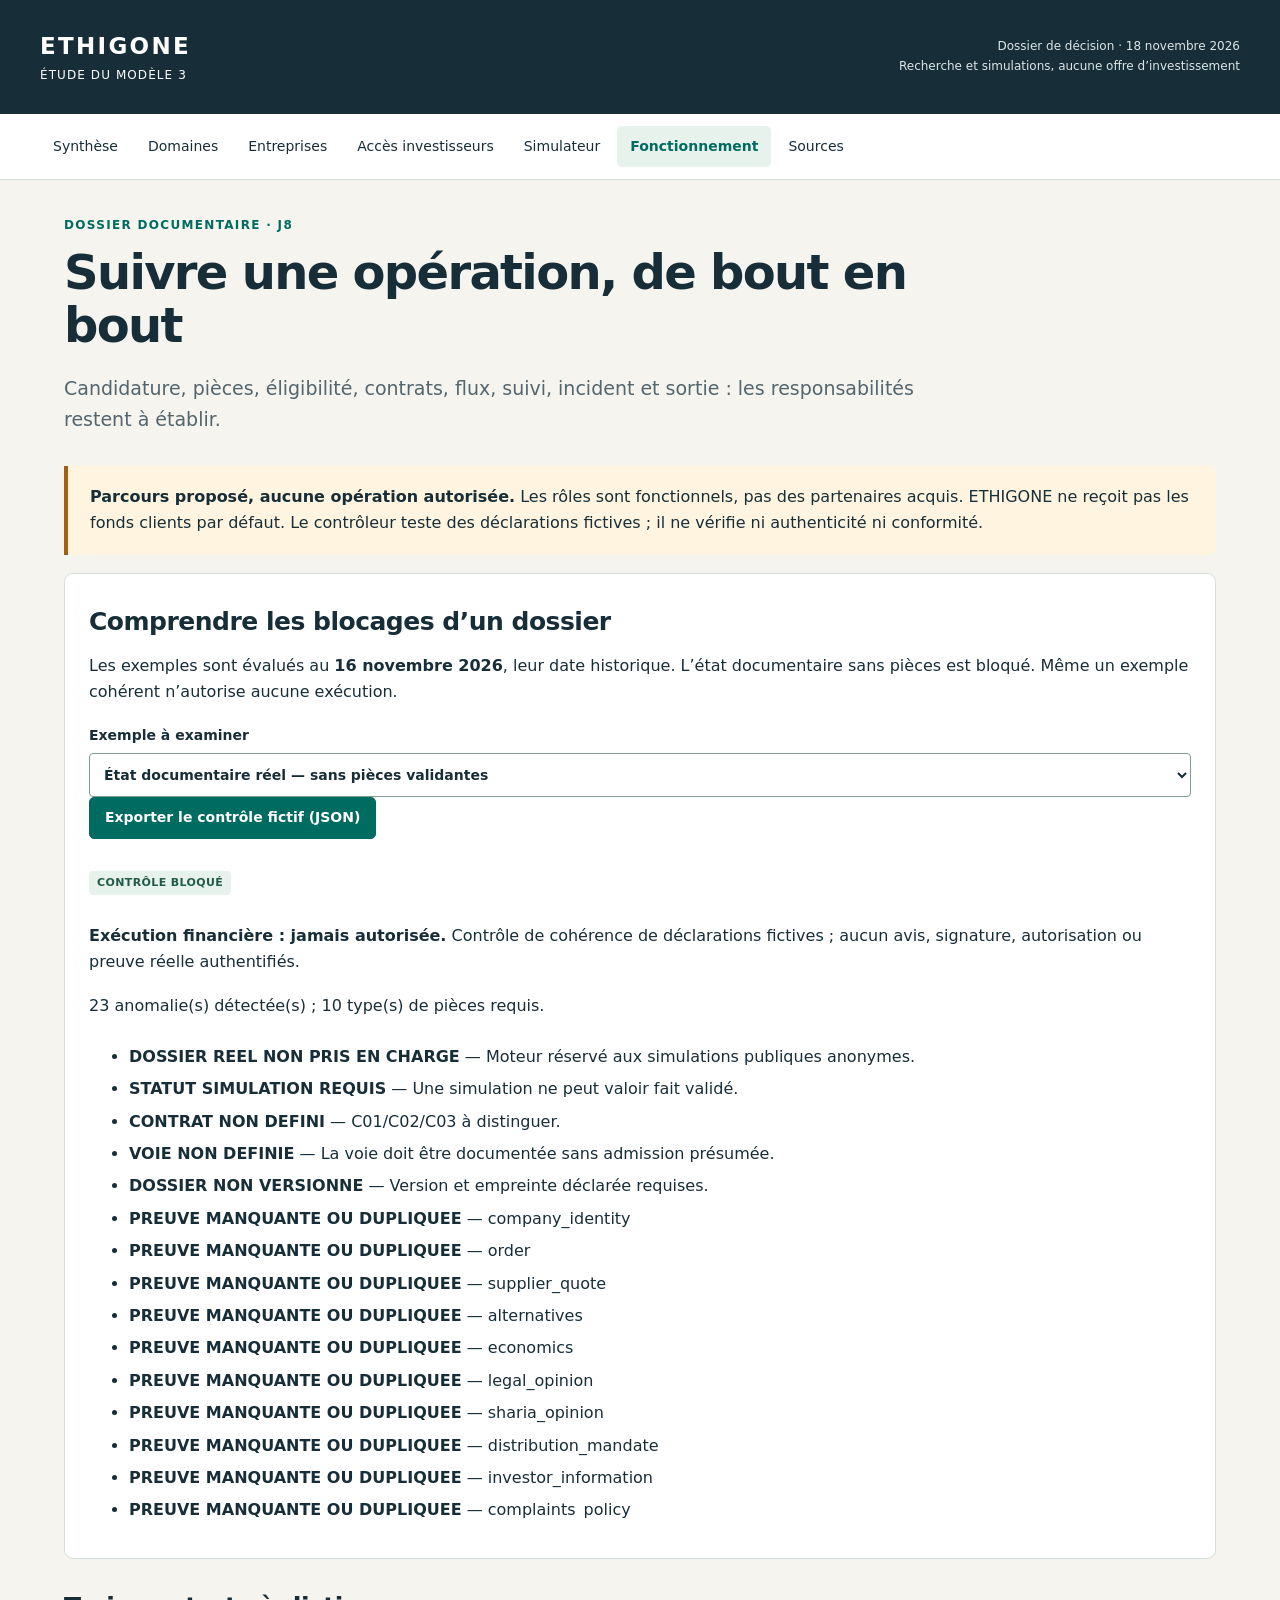
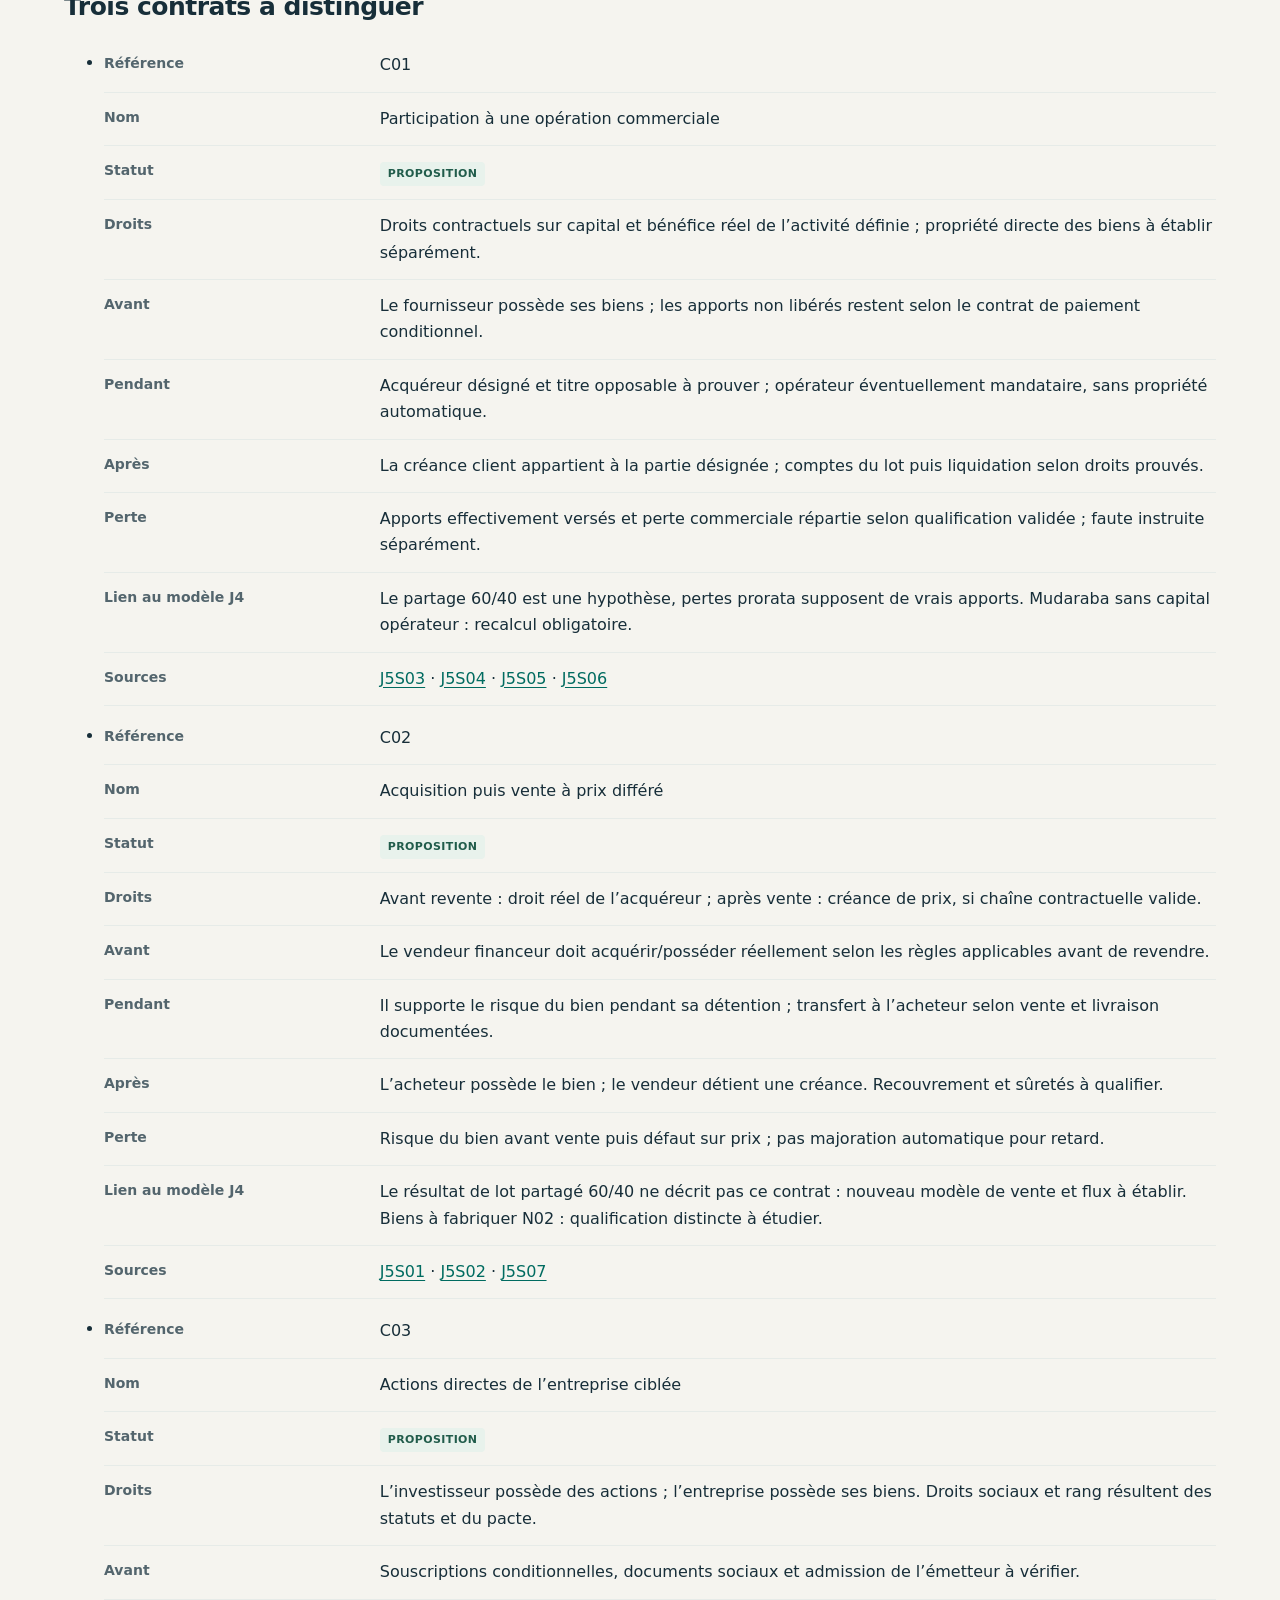
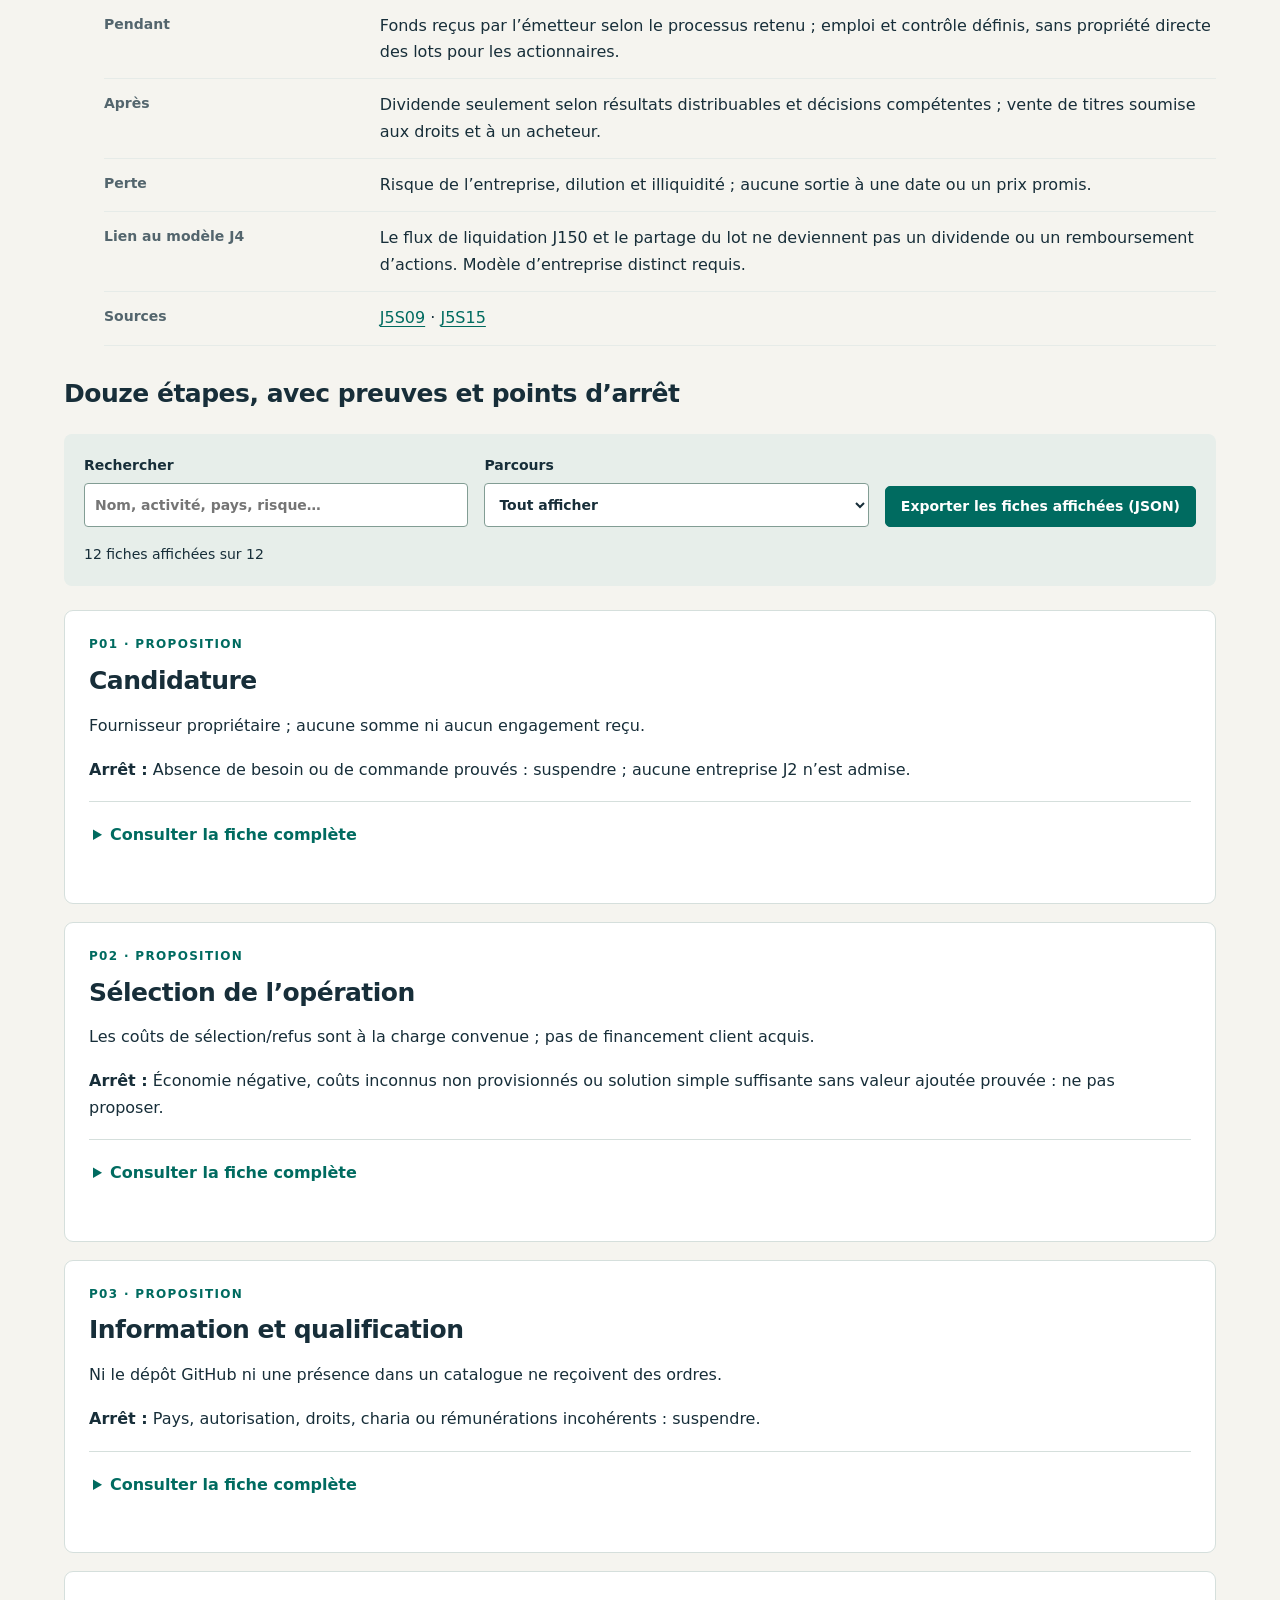
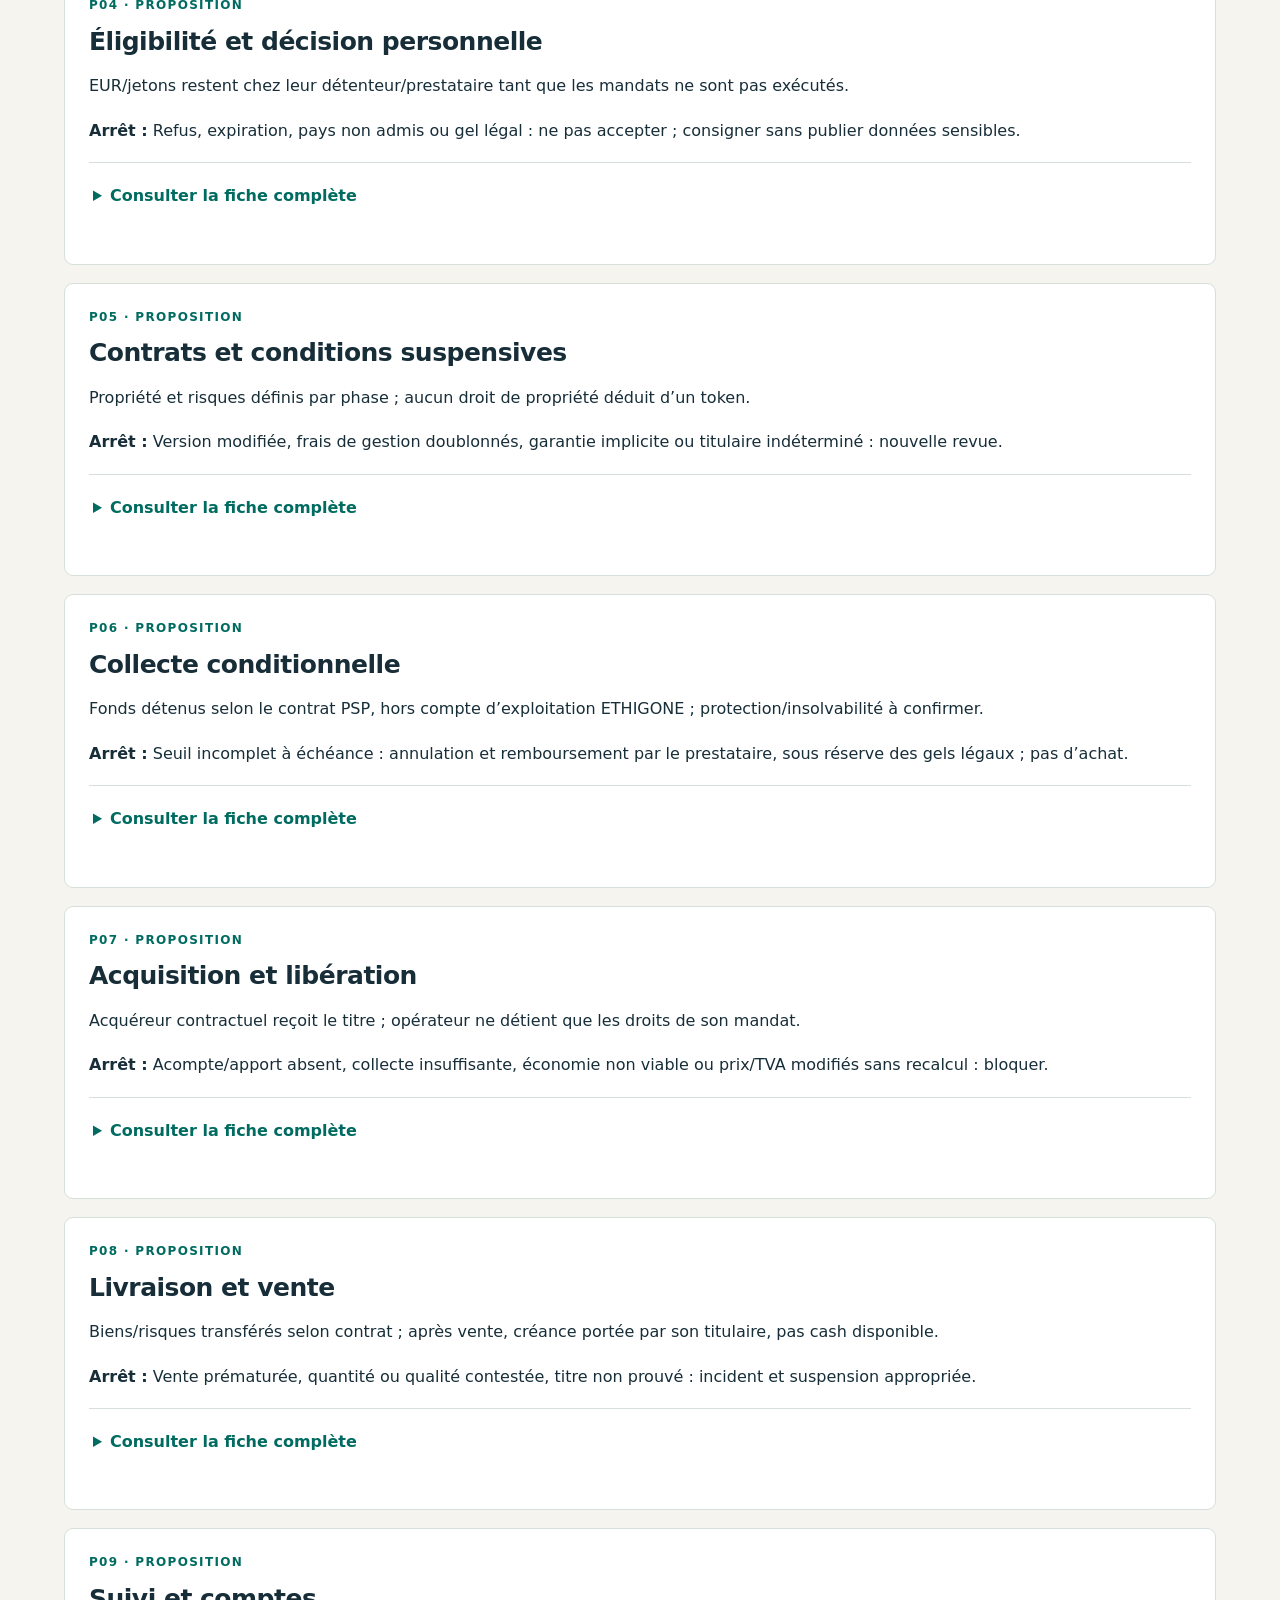
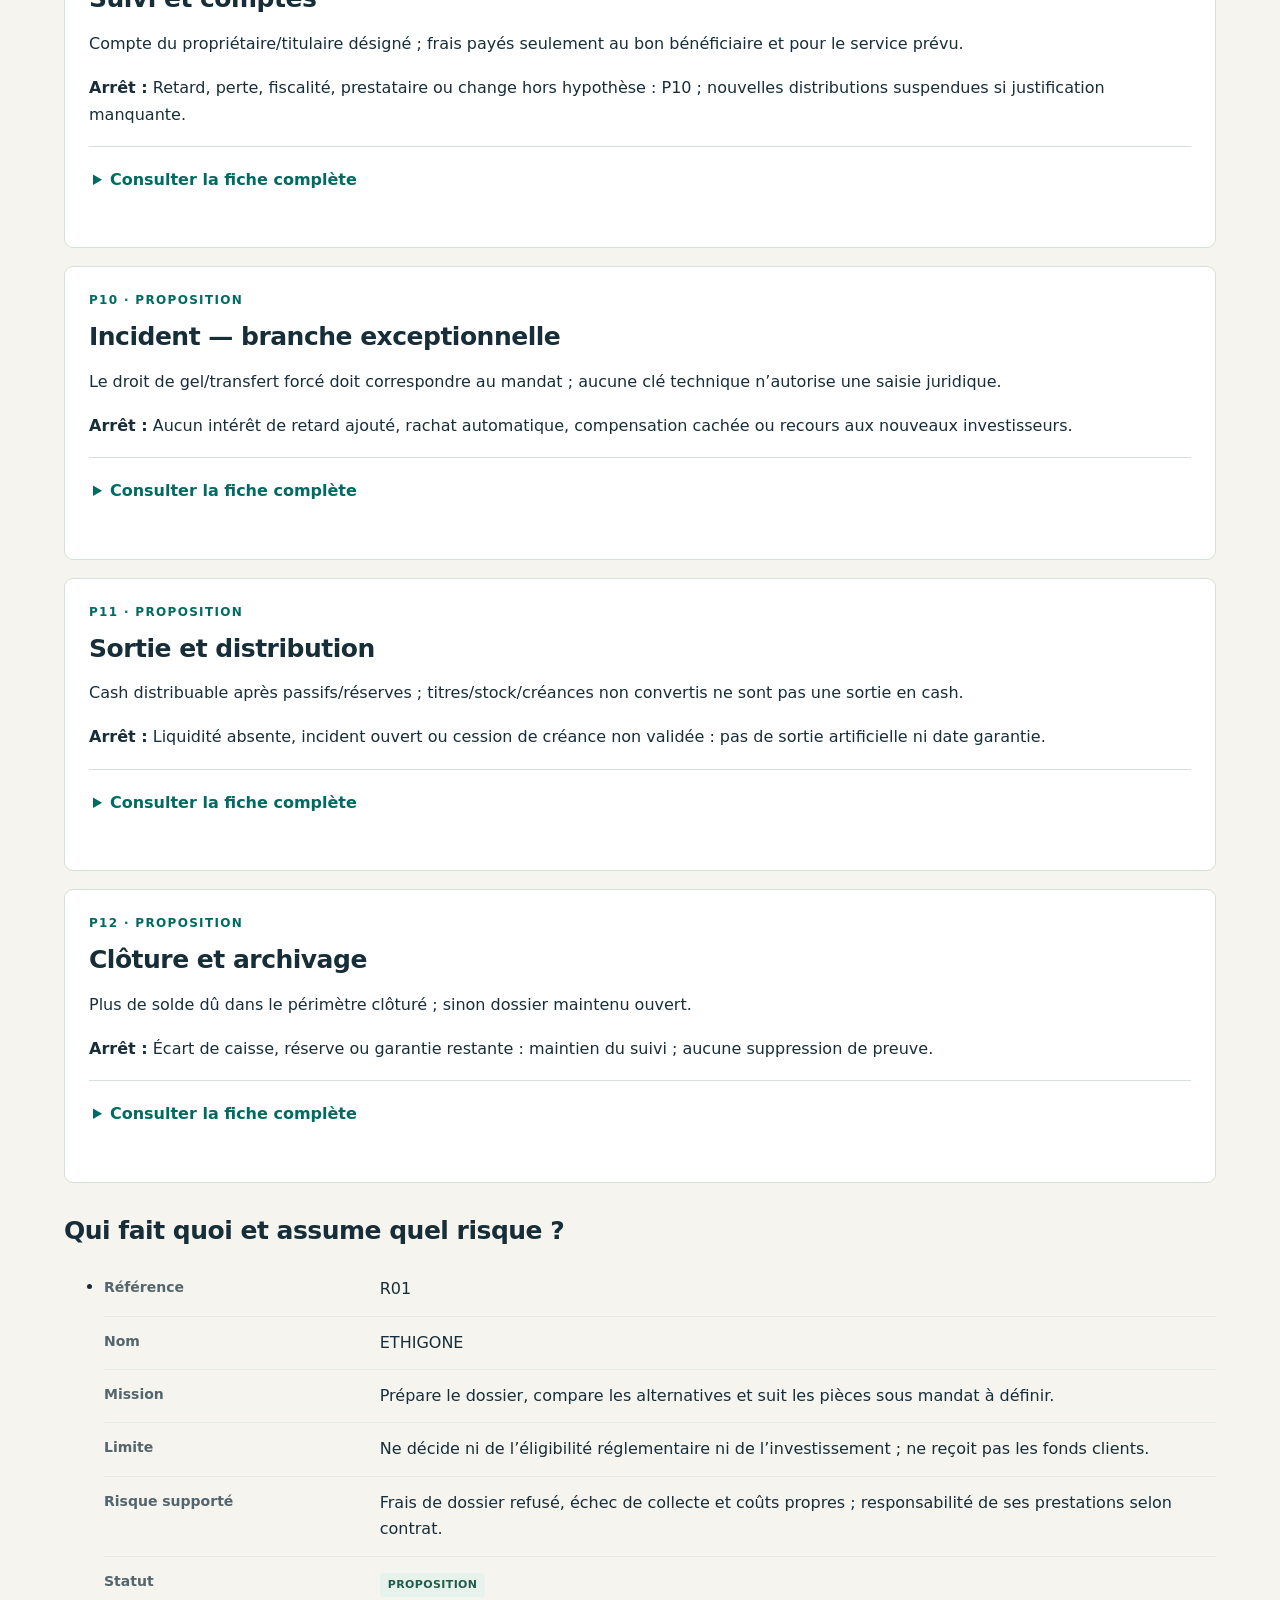
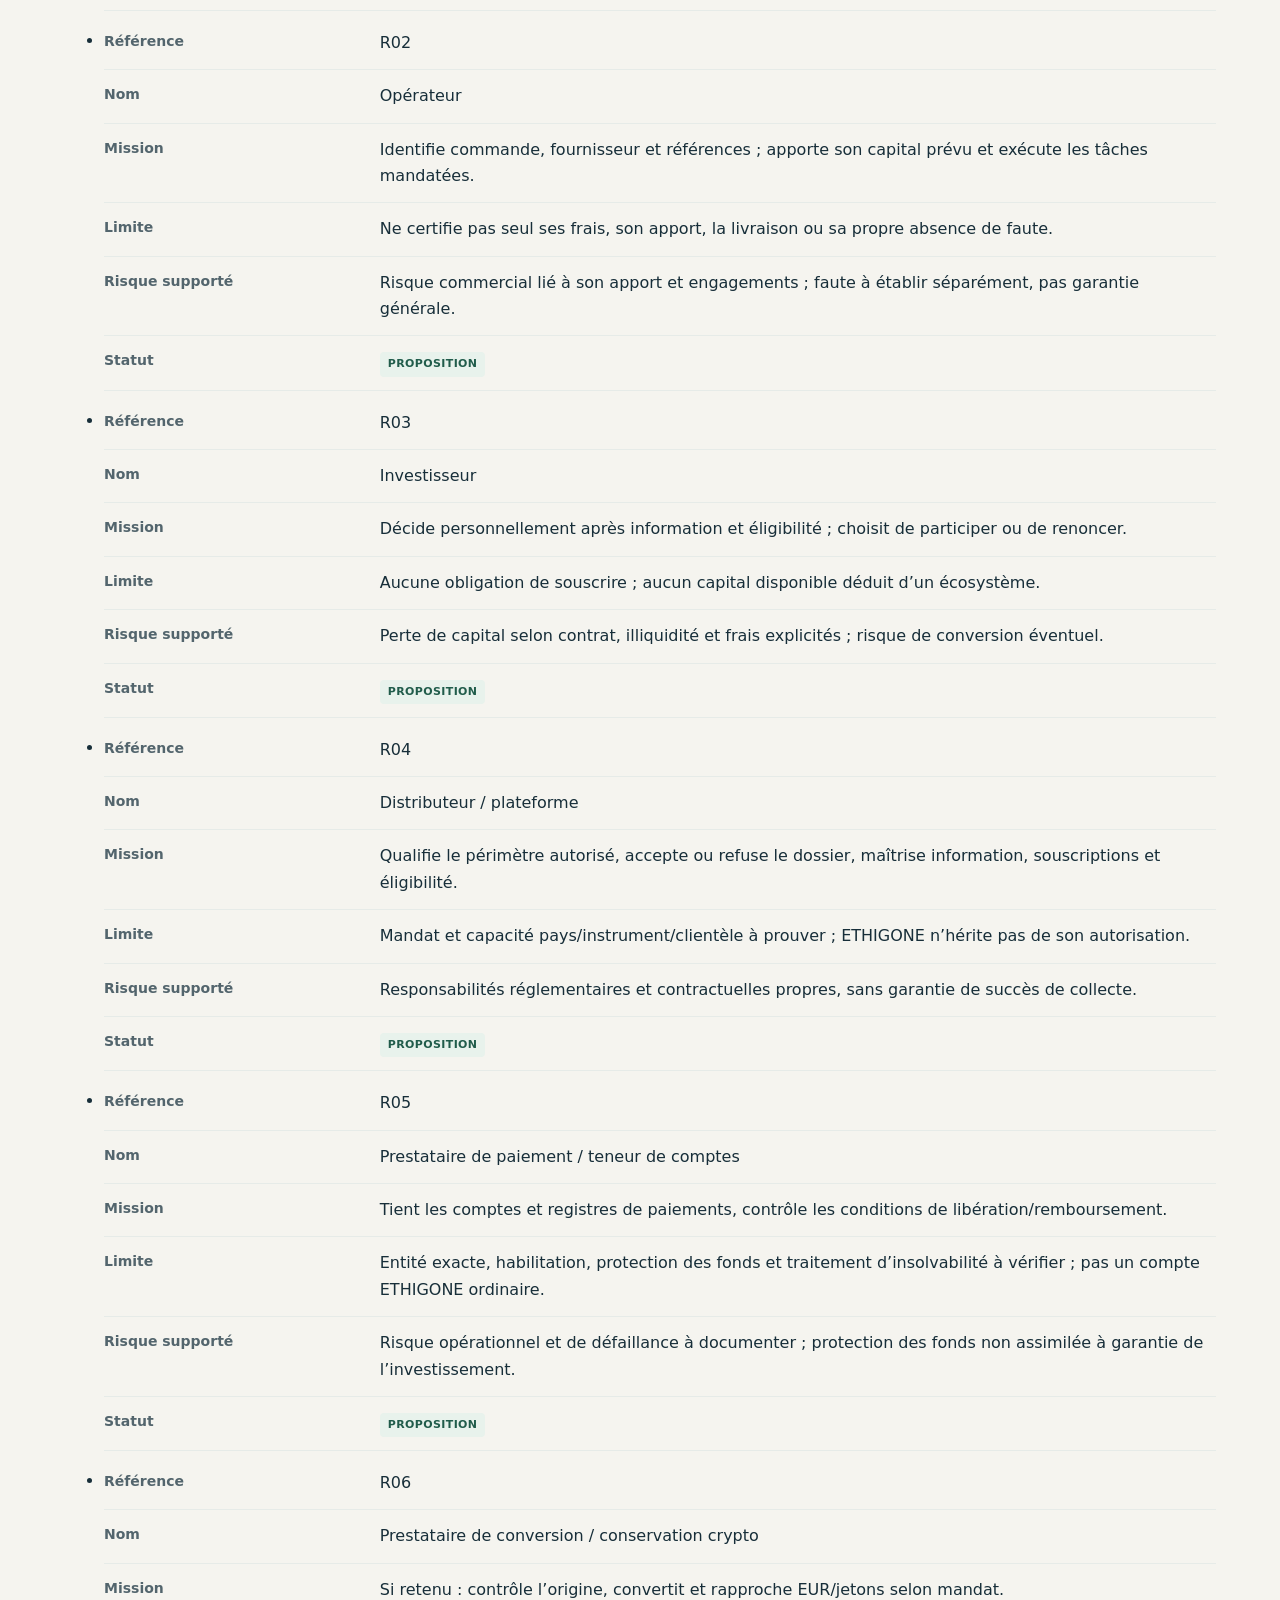
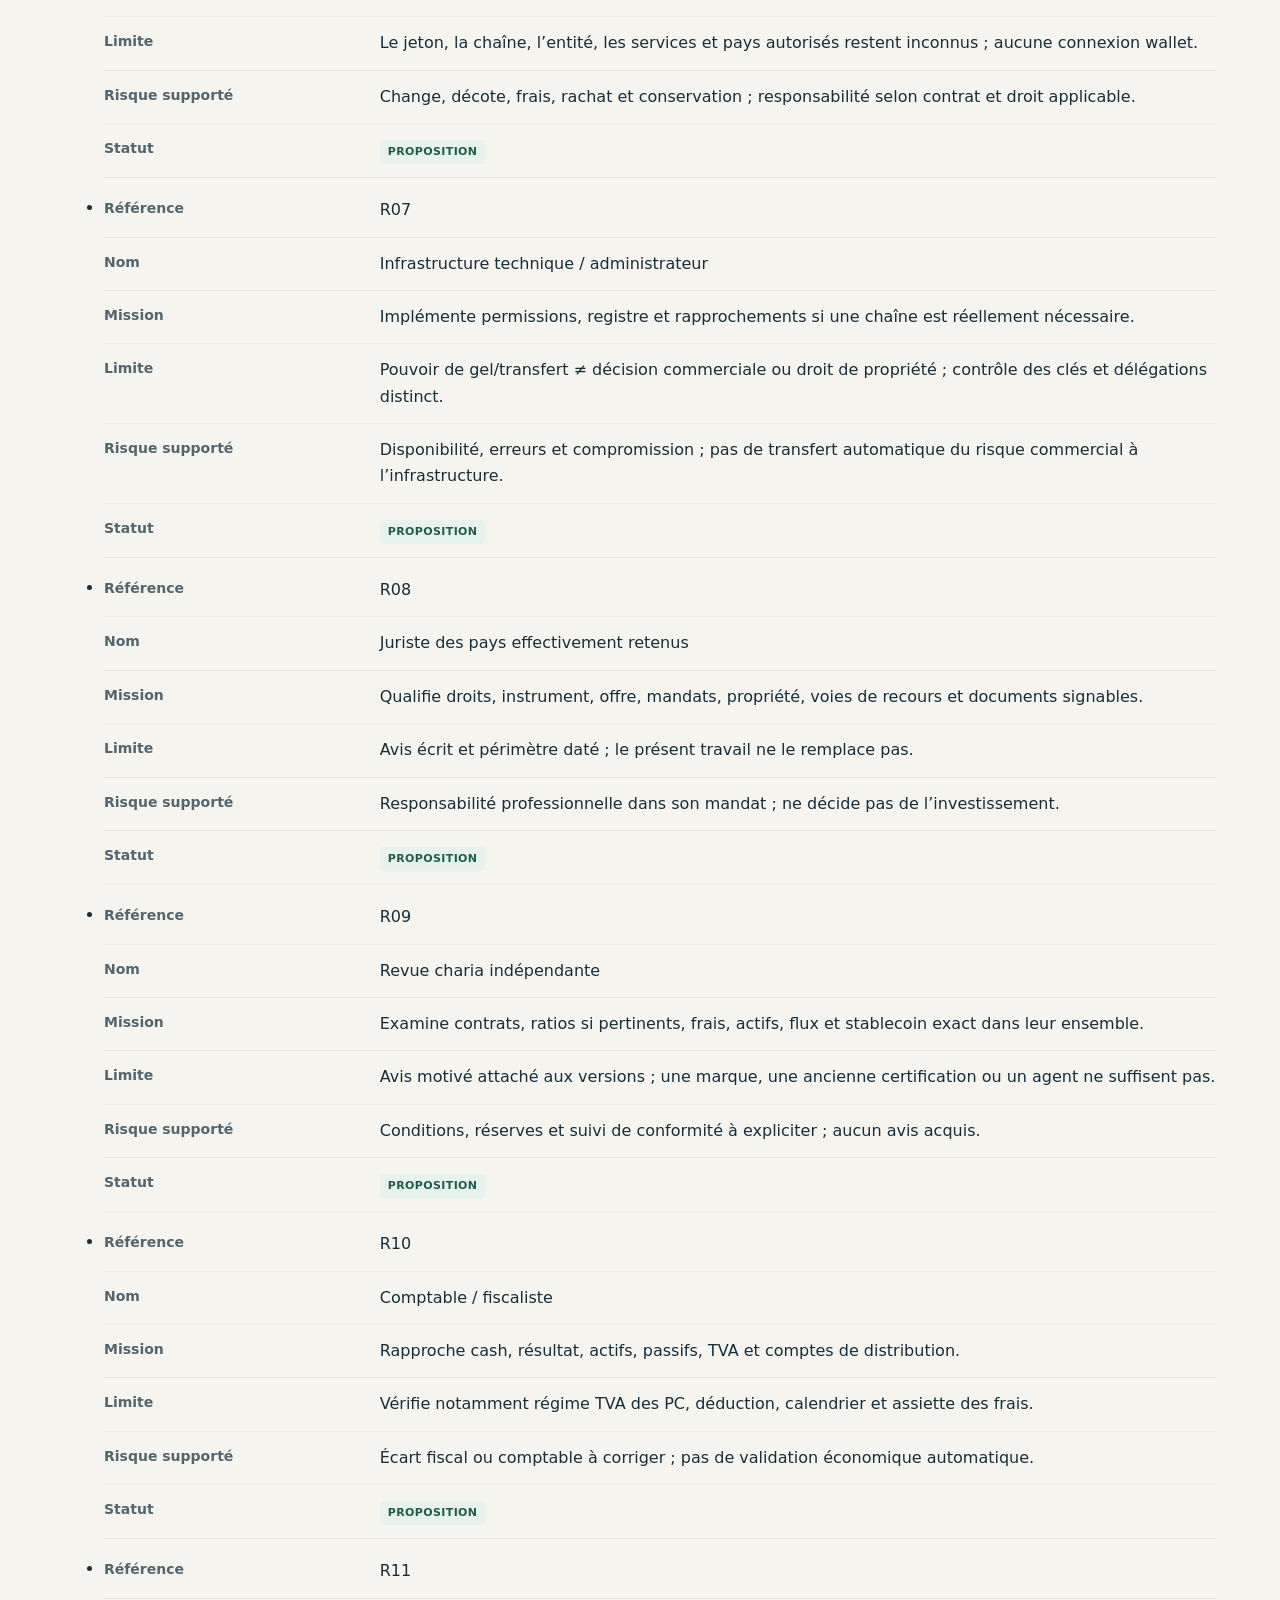
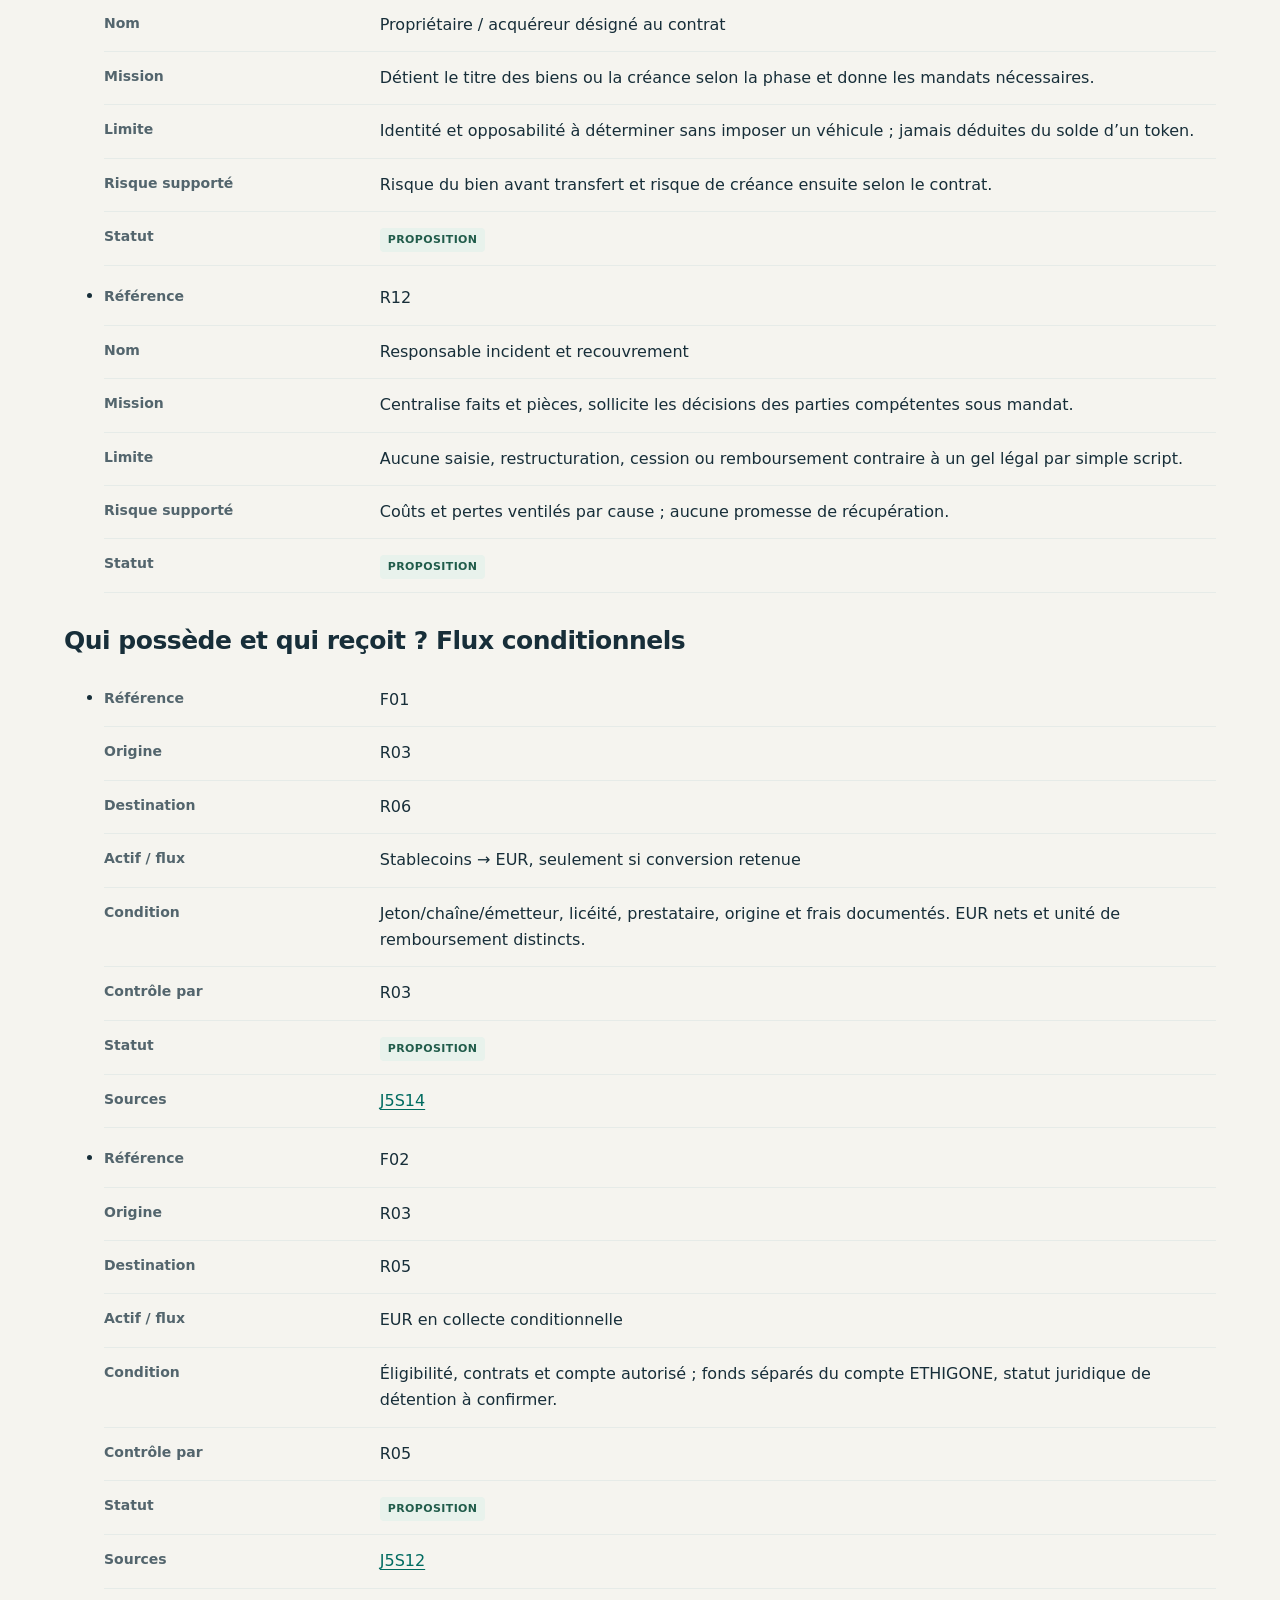
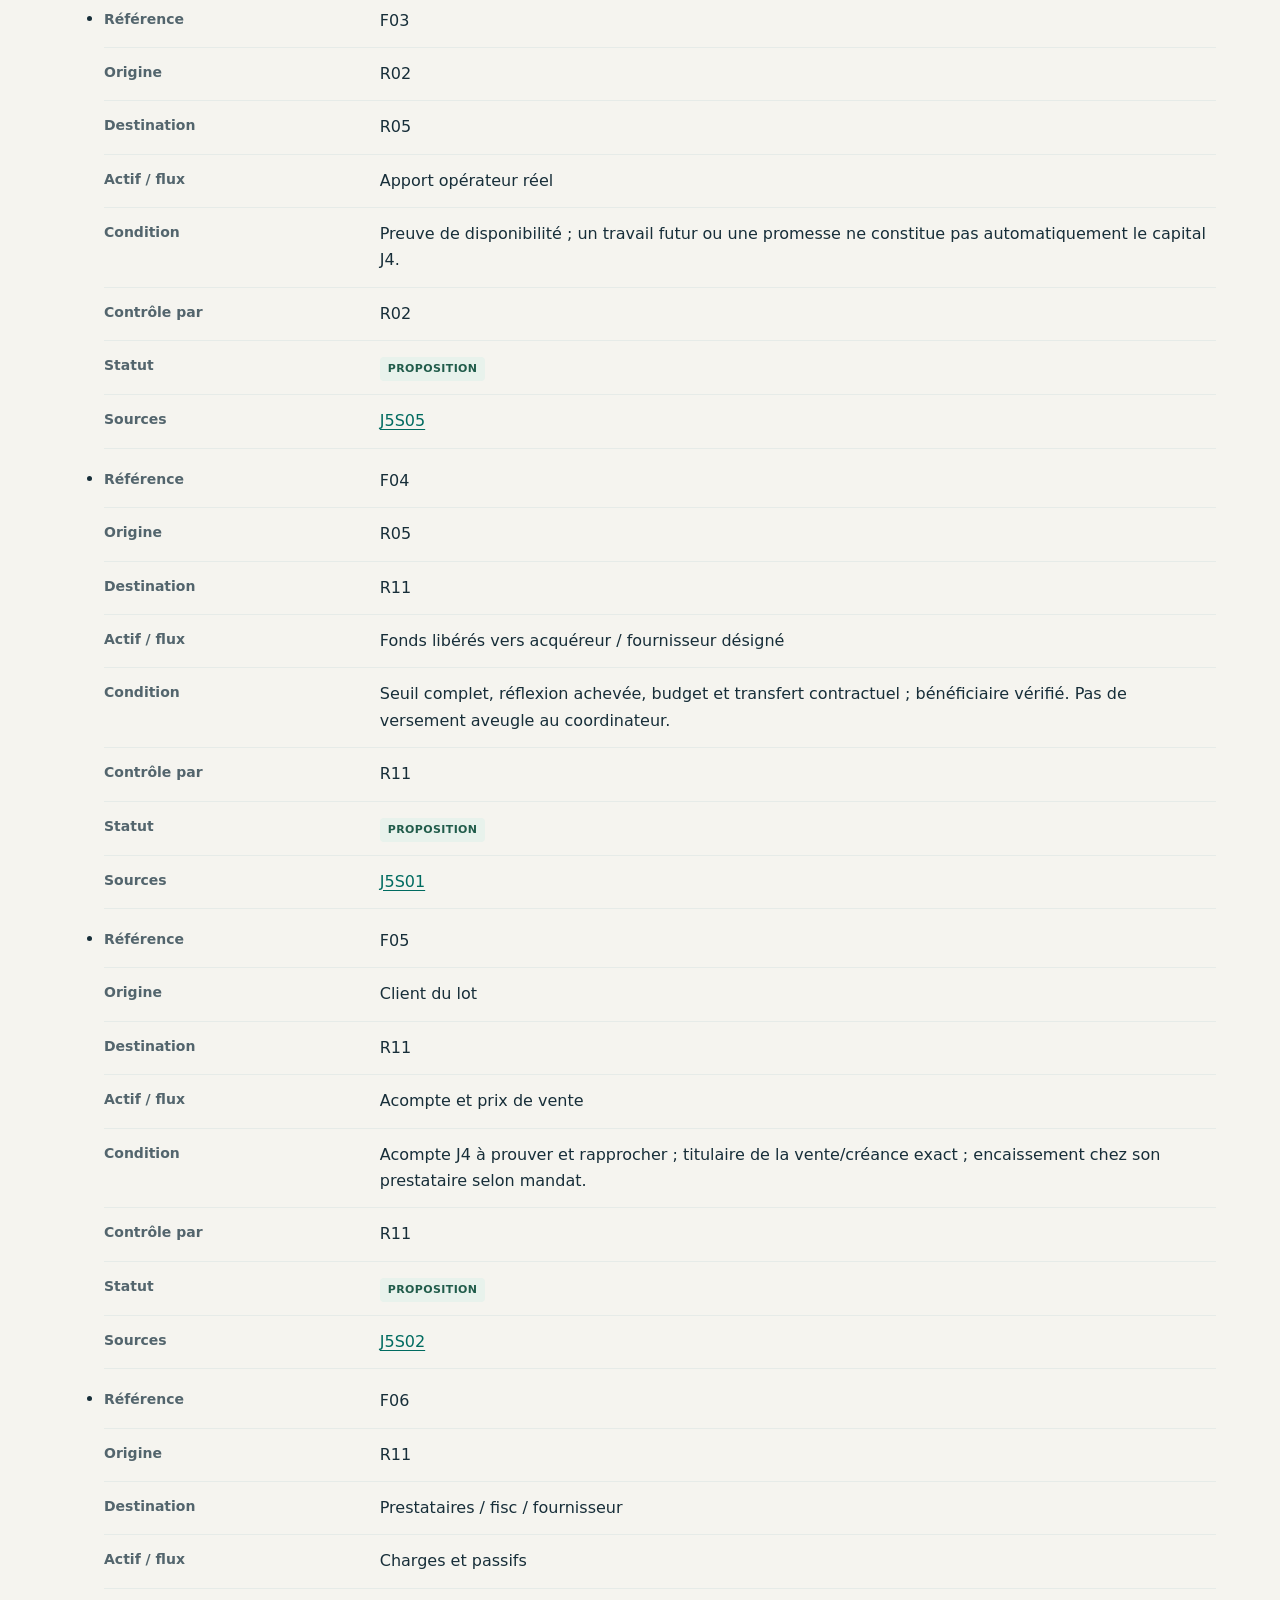
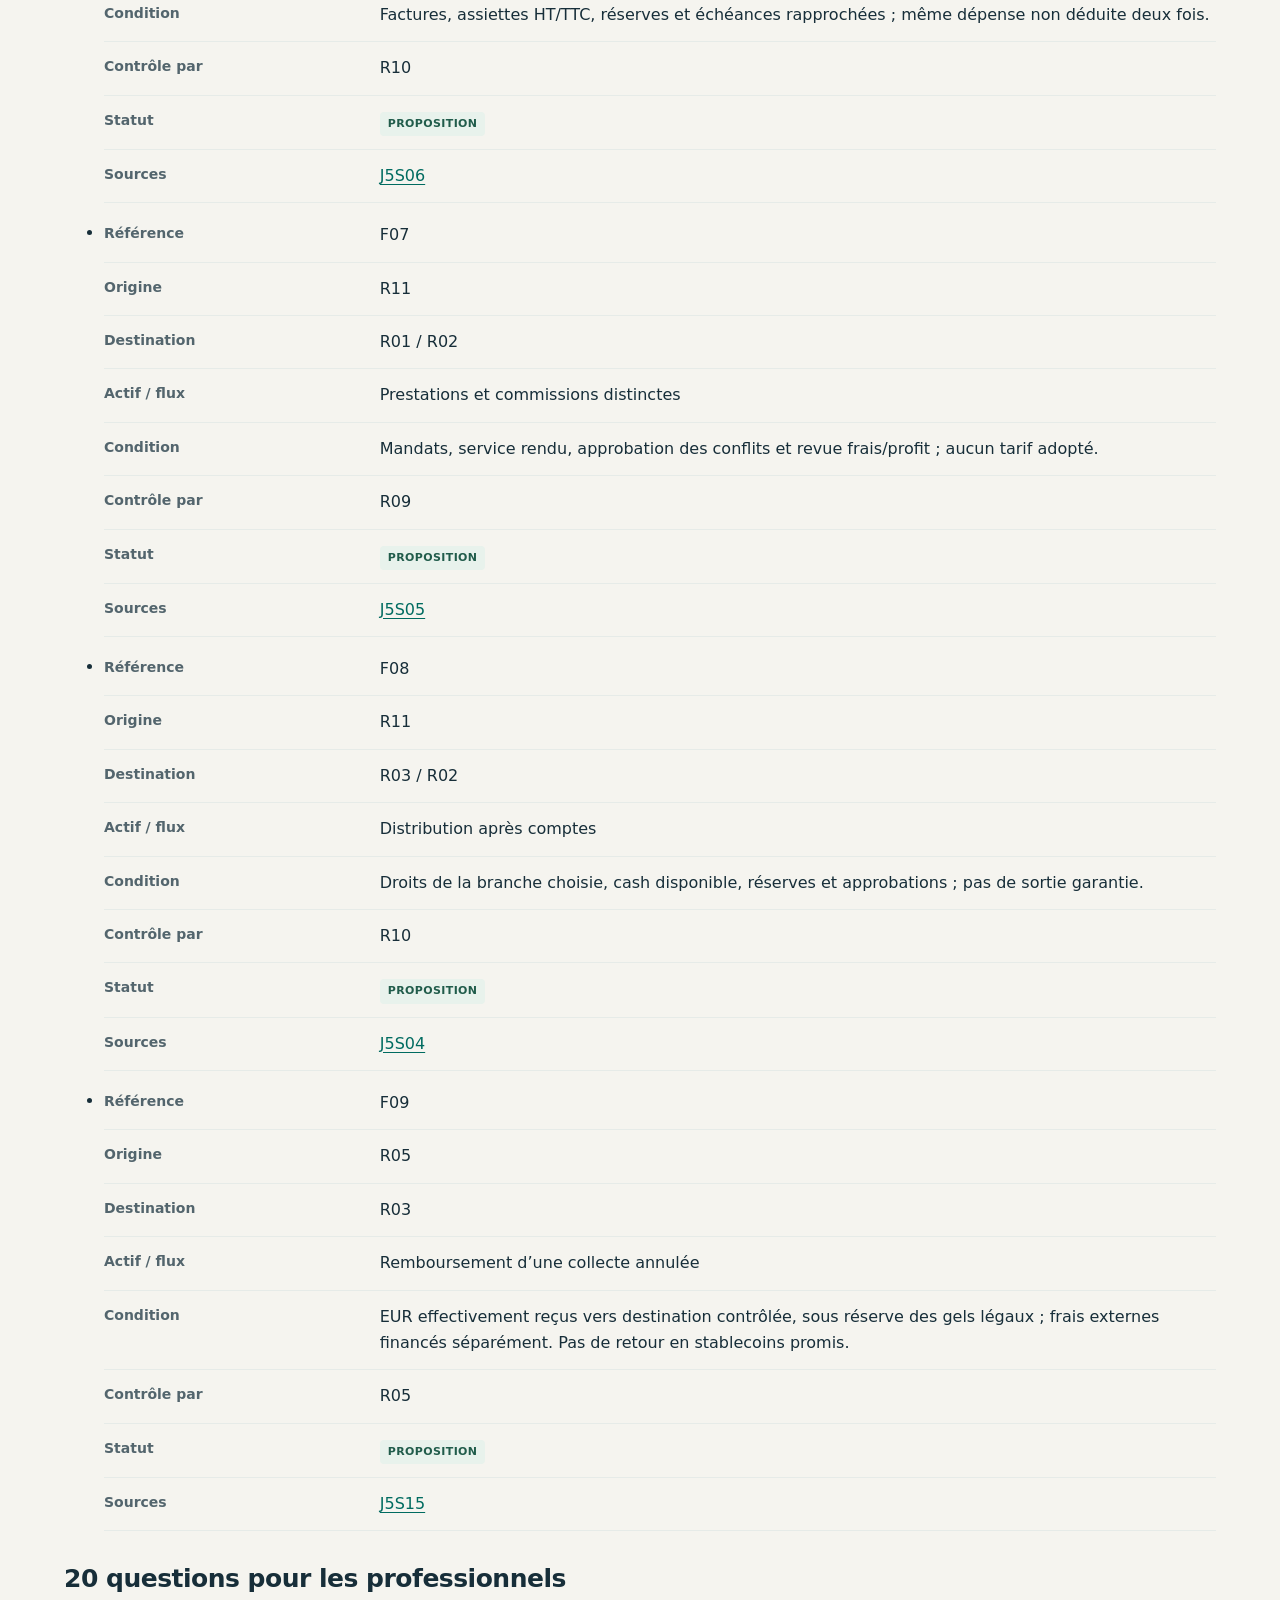
<file: docs/strategie-modele-3/html/parcours.html>
<!doctype html><html lang="fr"><head><meta charset="utf-8"><meta name="viewport" content="width=device-width,initial-scale=1"><meta name="description" content="Candidature, pièces, éligibilité, contrats, flux, suivi, incident et sortie : les responsabilités restent à établir."><title>Suivre une opération, de bout en bout — ETHIGONE</title><link rel="stylesheet" href="assets/style.css"><script defer src="assets/donnees-et-moteurs.js"></script><script defer src="assets/app.js"></script></head><body data-page="parcours"><a class="skip" href="#contenu">Aller au contenu</a><header><a class="brand" href="index.html">ETHIGONE <span>Étude du modèle 3</span></a><div class="edition">Dossier de décision · 18 novembre 2026<br>Recherche et simulations, aucune offre d’investissement</div></header><nav aria-label="Rubriques"><a href="index.html">Synthèse</a><a href="niches.html">Domaines</a><a href="entreprises.html">Entreprises</a><a href="investisseurs.html">Accès investisseurs</a><a href="simulateur.html">Simulateur</a><a aria-current="page" href="parcours.html">Fonctionnement</a><a href="sources.html">Sources</a></nav><main id="contenu"><div class="page-heading"><p class="eyebrow">Dossier documentaire · J8</p><h1>Suivre une opération, de bout en bout</h1><p class="lead">Candidature, pièces, éligibilité, contrats, flux, suivi, incident et sortie : les responsabilités restent à établir.</p></div><noscript><p class="callout">Lecture complète disponible sans JavaScript. Les filtres, exports et simulations modifiables nécessitent JavaScript ; les références de base restent lisibles.</p></noscript><p class="callout"><strong>Parcours proposé, aucune opération autorisée.</strong> Les rôles sont fonctionnels, pas des partenaires acquis. ETHIGONE ne reçoit pas les fonds clients par défaut. Le contrôleur teste des déclarations fictives ; il ne vérifie ni authenticité ni conformité.</p><section class="card"><h2>Comprendre les blocages d’un dossier</h2><p>Les exemples sont évalués au <strong>16 novembre 2026</strong>, leur date historique. L’état documentaire sans pièces est bloqué. Même un exemple cohérent n’autorise aucune exécution.</p><div class="interactive" hidden><label>Exemple à examiner<select id="workflow-case"><option value="real">État documentaire réel — sans pièces validantes</option><option value="demo">Exemple entièrement fictif cohérent</option><option value="short">Exemple fictif — collecte insuffisante d’un centime</option><option value="incident">Exemple fictif — incident ouvert</option><option value="title">Exemple fictif — revente sans propriété vérifiée</option><option value="c03">Exemple fictif — transfert erroné du calcul J4 vers des actions C03</option></select></label><button type="button" id="workflow-export">Exporter le contrôle fictif (JSON)</button><div id="workflow-result" aria-live="polite"></div></div><noscript><p><strong>État réel : bloqué.</strong> Aucune pièce commerciale/professionnelle validante et aucun contrat adopté. Les exemples fictifs servent uniquement à illustrer les contrôles.</p></noscript></section><h2>Trois contrats à distinguer</h2><ul><li><dl><div><dt>Référence</dt><dd>C01</dd></div><div><dt>Nom</dt><dd>Participation à une opération commerciale</dd></div><div><dt>Statut</dt><dd><span class="badge">PROPOSITION</span></dd></div><div><dt>Droits</dt><dd>Droits contractuels sur capital et bénéfice réel de l’activité définie ; propriété directe des biens à établir séparément.</dd></div><div><dt>Avant</dt><dd>Le fournisseur possède ses biens ; les apports non libérés restent selon le contrat de paiement conditionnel.</dd></div><div><dt>Pendant</dt><dd>Acquéreur désigné et titre opposable à prouver ; opérateur éventuellement mandataire, sans propriété automatique.</dd></div><div><dt>Après</dt><dd>La créance client appartient à la partie désignée ; comptes du lot puis liquidation selon droits prouvés.</dd></div><div><dt>Perte</dt><dd>Apports effectivement versés et perte commerciale répartie selon qualification validée ; faute instruite séparément.</dd></div><div><dt>Lien au modèle J4</dt><dd>Le partage 60/40 est une hypothèse, pertes prorata supposent de vrais apports. Mudaraba sans capital opérateur : recalcul obligatoire.</dd></div><div><dt>Sources</dt><dd><a href="sources.html#J5S03">J5S03</a> · <a href="sources.html#J5S04">J5S04</a> · <a href="sources.html#J5S05">J5S05</a> · <a href="sources.html#J5S06">J5S06</a></dd></div></dl></li><li><dl><div><dt>Référence</dt><dd>C02</dd></div><div><dt>Nom</dt><dd>Acquisition puis vente à prix différé</dd></div><div><dt>Statut</dt><dd><span class="badge">PROPOSITION</span></dd></div><div><dt>Droits</dt><dd>Avant revente : droit réel de l’acquéreur ; après vente : créance de prix, si chaîne contractuelle valide.</dd></div><div><dt>Avant</dt><dd>Le vendeur financeur doit acquérir/posséder réellement selon les règles applicables avant de revendre.</dd></div><div><dt>Pendant</dt><dd>Il supporte le risque du bien pendant sa détention ; transfert à l’acheteur selon vente et livraison documentées.</dd></div><div><dt>Après</dt><dd>L’acheteur possède le bien ; le vendeur détient une créance. Recouvrement et sûretés à qualifier.</dd></div><div><dt>Perte</dt><dd>Risque du bien avant vente puis défaut sur prix ; pas majoration automatique pour retard.</dd></div><div><dt>Lien au modèle J4</dt><dd>Le résultat de lot partagé 60/40 ne décrit pas ce contrat : nouveau modèle de vente et flux à établir. Biens à fabriquer N02 : qualification distincte à étudier.</dd></div><div><dt>Sources</dt><dd><a href="sources.html#J5S01">J5S01</a> · <a href="sources.html#J5S02">J5S02</a> · <a href="sources.html#J5S07">J5S07</a></dd></div></dl></li><li><dl><div><dt>Référence</dt><dd>C03</dd></div><div><dt>Nom</dt><dd>Actions directes de l’entreprise ciblée</dd></div><div><dt>Statut</dt><dd><span class="badge">PROPOSITION</span></dd></div><div><dt>Droits</dt><dd>L’investisseur possède des actions ; l’entreprise possède ses biens. Droits sociaux et rang résultent des statuts et du pacte.</dd></div><div><dt>Avant</dt><dd>Souscriptions conditionnelles, documents sociaux et admission de l’émetteur à vérifier.</dd></div><div><dt>Pendant</dt><dd>Fonds reçus par l’émetteur selon le processus retenu ; emploi et contrôle définis, sans propriété directe des lots pour les actionnaires.</dd></div><div><dt>Après</dt><dd>Dividende seulement selon résultats distribuables et décisions compétentes ; vente de titres soumise aux droits et à un acheteur.</dd></div><div><dt>Perte</dt><dd>Risque de l’entreprise, dilution et illiquidité ; aucune sortie à une date ou un prix promis.</dd></div><div><dt>Lien au modèle J4</dt><dd>Le flux de liquidation J150 et le partage du lot ne deviennent pas un dividende ou un remboursement d’actions. Modèle d’entreprise distinct requis.</dd></div><div><dt>Sources</dt><dd><a href="sources.html#J5S09">J5S09</a> · <a href="sources.html#J5S15">J5S15</a></dd></div></dl></li></ul><h2>Douze étapes, avec preuves et points d’arrêt</h2><div class="toolbar interactive" hidden><label>Rechercher<input type="search" id="search" placeholder="Nom, activité, pays, risque…"></label><label>Parcours<select id="group"><option value="">Tout afficher</option><option value="normal">Étapes normales</option><option value="incident">Gestion d’incident</option></select></label><button type="button" id="export-records" data-export="parcours">Exporter les fiches affichées (JSON)</button><p id="count" role="status"></p></div><div class="records"><article class="card record" id="P01" data-group="normal"><div class="eyebrow">P01 · PROPOSITION</div><h2>Candidature</h2><p>Fournisseur propriétaire ; aucune somme ni aucun engagement reçu.</p><p><strong>Arrêt :</strong> Absence de besoin ou de commande prouvés : suspendre ; aucune entreprise J2 n’est admise.</p><details><summary>Consulter la fiche complète</summary><dl><div><dt>Statut</dt><dd><span class="badge">PROPOSITION</span></dd></div><div><dt>Responsable</dt><dd>R02</dd></div><div><dt>Contrôles par</dt><dd><ul><li>R01</li></ul></dd></div><div><dt>Entrées</dt><dd>Identité entreprise/mandataire, activité, comptes, lot et besoin décrit.</dd></div><div><dt>Vérifications</dt><dd>Rapprocher J2 avec identité légale ; vérifier propriétaire/relations et demander une preuve de commande sans la supposer.</dd></div><div><dt>Sortie documentaire</dt><dd>Dossier daté, pièces manquantes et autorisation future de traiter les données.</dd></div><div><dt>Propriété, argent et risques</dt><dd>Fournisseur propriétaire ; aucune somme ni aucun engagement reçu.</dd></div><div><dt>Blocage</dt><dd>Absence de besoin ou de commande prouvés : suspendre ; aucune entreprise J2 n’est admise.</dd></div><div><dt>Types de pièces</dt><dd><ul><li>company_identity</li><li>order</li></ul></dd></div><div><dt>Sources</dt><dd><a href="sources.html#J5S16">J5S16</a></dd></div></dl></details></article><article class="card record" id="P02" data-group="normal"><div class="eyebrow">P02 · PROPOSITION</div><h2>Sélection de l’opération</h2><p>Les coûts de sélection/refus sont à la charge convenue ; pas de financement client acquis.</p><p><strong>Arrêt :</strong> Économie négative, coûts inconnus non provisionnés ou solution simple suffisante sans valeur ajoutée prouvée : ne pas proposer.</p><details><summary>Consulter la fiche complète</summary><dl><div><dt>Statut</dt><dd><span class="badge">PROPOSITION</span></dd></div><div><dt>Responsable</dt><dd>R01</dd></div><div><dt>Contrôles par</dt><dd><ul><li>R02</li><li>R08</li><li>R09</li><li>R10</li></ul></dd></div><div><dt>Entrées</dt><dd>Devis, vente, alternatives et coûts complets.</dd></div><div><dt>Vérifications</dt><dd>Comparer acompte, crédit fournisseur avec date, apport et plateforme directe ; valider l’intérêt propre ETHIGONE, risques, régime fiscal et marge de sécurité.</dd></div><div><dt>Sortie documentaire</dt><dd>Fiche d’acceptation/refus motivée ; budget et stress datés, versions attachées.</dd></div><div><dt>Propriété, argent et risques</dt><dd>Les coûts de sélection/refus sont à la charge convenue ; pas de financement client acquis.</dd></div><div><dt>Blocage</dt><dd>Économie négative, coûts inconnus non provisionnés ou solution simple suffisante sans valeur ajoutée prouvée : ne pas proposer.</dd></div><div><dt>Types de pièces</dt><dd><ul><li>supplier_quote</li><li>alternatives</li><li>economics</li></ul></dd></div><div><dt>Sources</dt><dd><span class="unknown">Aucun élément renseigné</span></dd></div></dl></details></article><article class="card record" id="P03" data-group="normal"><div class="eyebrow">P03 · PROPOSITION</div><h2>Information et qualification</h2><p>Ni le dépôt GitHub ni une présence dans un catalogue ne reçoivent des ordres.</p><p><strong>Arrêt :</strong> Pays, autorisation, droits, charia ou rémunérations incohérents : suspendre.</p><details><summary>Consulter la fiche complète</summary><dl><div><dt>Statut</dt><dd><span class="badge">PROPOSITION</span></dd></div><div><dt>Responsable</dt><dd>R04</dd></div><div><dt>Contrôles par</dt><dd><ul><li>R08</li><li>R09</li><li>R01</li></ul></dd></div><div><dt>Entrées</dt><dd>Contrat envisagé, pays parties/investisseurs, droits, tous frais et risques.</dd></div><div><dt>Vérifications</dt><dd>Qualifier instrument/offre/rôles ; examiner charia et mandats avant toute communication constituant une offre.</dd></div><div><dt>Sortie documentaire</dt><dd>Dossier d’information versionné, fiche réglementaire si applicable, refus motivés et procédure réclamation.</dd></div><div><dt>Propriété, argent et risques</dt><dd>Ni le dépôt GitHub ni une présence dans un catalogue ne reçoivent des ordres.</dd></div><div><dt>Blocage</dt><dd>Pays, autorisation, droits, charia ou rémunérations incohérents : suspendre.</dd></div><div><dt>Types de pièces</dt><dd><ul><li>legal_opinion</li><li>sharia_opinion</li><li>distribution_mandate</li><li>investor_information</li><li>complaints_policy</li></ul></dd></div><div><dt>Sources</dt><dd><a href="sources.html#J5S11">J5S11</a> · <a href="sources.html#J5S12">J5S12</a> · <a href="sources.html#J5S15">J5S15</a></dd></div></dl></details></article><article class="card record" id="P04" data-group="normal"><div class="eyebrow">P04 · PROPOSITION</div><h2>Éligibilité et décision personnelle</h2><p>EUR/jetons restent chez leur détenteur/prestataire tant que les mandats ne sont pas exécutés.</p><p><strong>Arrêt :</strong> Refus, expiration, pays non admis ou gel légal : ne pas accepter ; consigner sans publier données sensibles.</p><details><summary>Consulter la fiche complète</summary><dl><div><dt>Statut</dt><dd><span class="badge">PROPOSITION</span></dd></div><div><dt>Responsable</dt><dd>R04</dd></div><div><dt>Contrôles par</dt><dd><ul><li>R03</li><li>R05</li><li>R06</li></ul></dd></div><div><dt>Entrées</dt><dd>Contrôles identité/résidence/origine, catégorie, connaissance, capacité de perte et restrictions applicables.</dd></div><div><dt>Vérifications</dt><dd>Prestataires compétents contrôlent leurs périmètres ; investisseur prend sa décision. Aucun agrément technique de wallet ne remplace ces contrôles.</dd></div><div><dt>Sortie documentaire</dt><dd>Décision d’éligibilité datée/expirante et preuve d’information/consentement conservées hors dépôt.</dd></div><div><dt>Propriété, argent et risques</dt><dd>EUR/jetons restent chez leur détenteur/prestataire tant que les mandats ne sont pas exécutés.</dd></div><div><dt>Blocage</dt><dd>Refus, expiration, pays non admis ou gel légal : ne pas accepter ; consigner sans publier données sensibles.</dd></div><div><dt>Types de pièces</dt><dd><ul><li>eligibility</li><li>origin_control</li></ul></dd></div><div><dt>Sources</dt><dd><a href="sources.html#J5S14">J5S14</a> · <a href="sources.html#J5S15">J5S15</a> · <a href="sources.html#J5S17">J5S17</a></dd></div></dl></details></article><article class="card record" id="P05" data-group="normal"><div class="eyebrow">P05 · PROPOSITION</div><h2>Contrats et conditions suspensives</h2><p>Propriété et risques définis par phase ; aucun droit de propriété déduit d’un token.</p><p><strong>Arrêt :</strong> Version modifiée, frais de gestion doublonnés, garantie implicite ou titulaire indéterminé : nouvelle revue.</p><details><summary>Consulter la fiche complète</summary><dl><div><dt>Statut</dt><dd><span class="badge">PROPOSITION</span></dd></div><div><dt>Responsable</dt><dd>R11</dd></div><div><dt>Contrôles par</dt><dd><ul><li>R02</li><li>R03</li><li>R04</li><li>R08</li><li>R09</li></ul></dd></div><div><dt>Entrées</dt><dd>Versions finales de tous contrats, mandats, frais et schéma des actifs.</dd></div><div><dt>Vérifications</dt><dd>Faire coïncider informations, signatures, budget, bénéficiaires, comptes et contrôles. Séparer apports/pertes/faute et travail/commission/profit.</dd></div><div><dt>Sortie documentaire</dt><dd>Dossier contractuel cohérent ; parties signent seulement dans un futur périmètre autorisé.</dd></div><div><dt>Propriété, argent et risques</dt><dd>Propriété et risques définis par phase ; aucun droit de propriété déduit d’un token.</dd></div><div><dt>Blocage</dt><dd>Version modifiée, frais de gestion doublonnés, garantie implicite ou titulaire indéterminé : nouvelle revue.</dd></div><div><dt>Types de pièces</dt><dd><ul><li>contract</li><li>fees_review</li><li>ownership_map</li><li>exit_terms</li><li>incident_policy</li></ul></dd></div><div><dt>Sources</dt><dd><a href="sources.html#J5S01">J5S01</a> · <a href="sources.html#J5S05">J5S05</a> · <a href="sources.html#J5S06">J5S06</a> · <a href="sources.html#J5S18">J5S18</a></dd></div></dl></details></article><article class="card record" id="P06" data-group="normal"><div class="eyebrow">P06 · PROPOSITION</div><h2>Collecte conditionnelle</h2><p>Fonds détenus selon le contrat PSP, hors compte d’exploitation ETHIGONE ; protection/insolvabilité à confirmer.</p><p><strong>Arrêt :</strong> Seuil incomplet à échéance : annulation et remboursement par le prestataire, sous réserve des gels légaux ; pas d’achat.</p><details><summary>Consulter la fiche complète</summary><dl><div><dt>Statut</dt><dd><span class="badge">PROPOSITION</span></dd></div><div><dt>Responsable</dt><dd>R05</dd></div><div><dt>Contrôles par</dt><dd><ul><li>R04</li><li>R03</li></ul></dd></div><div><dt>Entrées</dt><dd>Compte et mandats de paiement, seuil contractuel, délai de réflexion applicable et remboursement financé.</dd></div><div><dt>Vérifications</dt><dd>Recevoir uniquement selon la voie autorisée ; rapprocher montants EUR nets disponibles, sans compter intentions ni tokens avant conversion.</dd></div><div><dt>Sortie documentaire</dt><dd>Registre souscriptions/annulations et rapprochement distinct par opération ; statut seuil atteint ou échec.</dd></div><div><dt>Propriété, argent et risques</dt><dd>Fonds détenus selon le contrat PSP, hors compte d’exploitation ETHIGONE ; protection/insolvabilité à confirmer.</dd></div><div><dt>Blocage</dt><dd>Seuil incomplet à échéance : annulation et remboursement par le prestataire, sous réserve des gels légaux ; pas d’achat.</dd></div><div><dt>Types de pièces</dt><dd><ul><li>psp_account</li><li>refund_terms</li></ul></dd></div><div><dt>Sources</dt><dd><a href="sources.html#J5S12">J5S12</a> · <a href="sources.html#J5S15">J5S15</a> · <a href="sources.html#J5S16">J5S16</a></dd></div></dl></details></article><article class="card record" id="P07" data-group="normal"><div class="eyebrow">P07 · PROPOSITION</div><h2>Acquisition et libération</h2><p>Acquéreur contractuel reçoit le titre ; opérateur ne détient que les droits de son mandat.</p><p><strong>Arrêt :</strong> Acompte/apport absent, collecte insuffisante, économie non viable ou prix/TVA modifiés sans recalcul : bloquer.</p><details><summary>Consulter la fiche complète</summary><dl><div><dt>Statut</dt><dd><span class="badge">PROPOSITION</span></dd></div><div><dt>Responsable</dt><dd>R11</dd></div><div><dt>Contrôles par</dt><dd><ul><li>R05</li><li>R02</li><li>R10</li></ul></dd></div><div><dt>Entrées</dt><dd>Capital/apport/acompte disponibles, budget approuvé, contrat fournisseur et conditions de transfert.</dd></div><div><dt>Vérifications</dt><dd>Vérifier le pic de trésorerie et réserves ; contrôler bénéficiaire fournisseur et double validation sous mandat avant paiement.</dd></div><div><dt>Sortie documentaire</dt><dd>Ordre conditionnel documenté puis facture/preuve de transfert et possession à rapprocher ; aucune exécution par le contrôleur.</dd></div><div><dt>Propriété, argent et risques</dt><dd>Acquéreur contractuel reçoit le titre ; opérateur ne détient que les droits de son mandat.</dd></div><div><dt>Blocage</dt><dd>Acompte/apport absent, collecte insuffisante, économie non viable ou prix/TVA modifiés sans recalcul : bloquer.</dd></div><div><dt>Types de pièces</dt><dd><ul><li>capital_proof</li><li>purchase_terms</li></ul></dd></div><div><dt>Sources</dt><dd><a href="sources.html#J5S01">J5S01</a> · <a href="sources.html#J5S06">J5S06</a></dd></div></dl></details></article><article class="card record" id="P08" data-group="normal"><div class="eyebrow">P08 · PROPOSITION</div><h2>Livraison et vente</h2><p>Biens/risques transférés selon contrat ; après vente, créance portée par son titulaire, pas cash disponible.</p><p><strong>Arrêt :</strong> Vente prématurée, quantité ou qualité contestée, titre non prouvé : incident et suspension appropriée.</p><details><summary>Consulter la fiche complète</summary><dl><div><dt>Statut</dt><dd><span class="badge">PROPOSITION</span></dd></div><div><dt>Responsable</dt><dd>R02</dd></div><div><dt>Contrôles par</dt><dd><ul><li>R11</li><li>R10</li></ul></dd></div><div><dt>Entrées</dt><dd>Lots identifiés, preuve de possession, contrôle qualité et contrat client.</dd></div><div><dt>Vérifications</dt><dd>Rapprocher réception, vente, livraison/acceptation et transfert des risques ; C02 : séquence acquisition puis revente prouvée.</dd></div><div><dt>Sortie documentaire</dt><dd>État stock/retours/garantie, facture client et créance enregistrée au bon titulaire.</dd></div><div><dt>Propriété, argent et risques</dt><dd>Biens/risques transférés selon contrat ; après vente, créance portée par son titulaire, pas cash disponible.</dd></div><div><dt>Blocage</dt><dd>Vente prématurée, quantité ou qualité contestée, titre non prouvé : incident et suspension appropriée.</dd></div><div><dt>Types de pièces</dt><dd><ul><li>title</li><li>delivery</li></ul></dd></div><div><dt>Sources</dt><dd><a href="sources.html#J5S01">J5S01</a> · <a href="sources.html#J5S02">J5S02</a></dd></div></dl></details></article><article class="card record" id="P09" data-group="normal"><div class="eyebrow">P09 · PROPOSITION</div><h2>Suivi et comptes</h2><p>Compte du propriétaire/titulaire désigné ; frais payés seulement au bon bénéficiaire et pour le service prévu.</p><p><strong>Arrêt :</strong> Retard, perte, fiscalité, prestataire ou change hors hypothèse : P10 ; nouvelles distributions suspendues si justification manquante.</p><details><summary>Consulter la fiche complète</summary><dl><div><dt>Statut</dt><dd><span class="badge">PROPOSITION</span></dd></div><div><dt>Responsable</dt><dd>R01</dd></div><div><dt>Contrôles par</dt><dd><ul><li>R02</li><li>R05</li><li>R10</li></ul></dd></div><div><dt>Entrées</dt><dd>Relevés PSP/banque, stocks, factures, créances, dettes, TVA et coûts.</dd></div><div><dt>Vérifications</dt><dd>Rapprocher périodiquement cash/résultat/actifs ; comparer échéancier J4 et réalisés sans remplacer recette attendue par solde disponible.</dd></div><div><dt>Sortie documentaire</dt><dd>Rapport daté par opération et nouvelles réserves ; fréquence contractuelle à fixer, alerte à tout écart matériel.</dd></div><div><dt>Propriété, argent et risques</dt><dd>Compte du propriétaire/titulaire désigné ; frais payés seulement au bon bénéficiaire et pour le service prévu.</dd></div><div><dt>Blocage</dt><dd>Retard, perte, fiscalité, prestataire ou change hors hypothèse : P10 ; nouvelles distributions suspendues si justification manquante.</dd></div><div><dt>Types de pièces</dt><dd><ul><li>ledger</li></ul></dd></div><div><dt>Sources</dt><dd><a href="sources.html#J5S04">J5S04</a> · <a href="sources.html#J5S18">J5S18</a></dd></div></dl></details></article><article class="card record" id="P10" data-group="incident"><div class="eyebrow">P10 · PROPOSITION</div><h2>Incident — branche exceptionnelle</h2><p>Le droit de gel/transfert forcé doit correspondre au mandat ; aucune clé technique n’autorise une saisie juridique.</p><p><strong>Arrêt :</strong> Aucun intérêt de retard ajouté, rachat automatique, compensation cachée ou recours aux nouveaux investisseurs.</p><details><summary>Consulter la fiche complète</summary><dl><div><dt>Statut</dt><dd><span class="badge">PROPOSITION</span></dd></div><div><dt>Responsable</dt><dd>R12</dd></div><div><dt>Contrôles par</dt><dd><ul><li>R08</li><li>R09</li><li>R04</li><li>R05</li><li>R10</li></ul></dd></div><div><dt>Entrées</dt><dd>Faits, montants, titres, échéances et déclencheur ; pertes estimées séparées du recouvrable.</dd></div><div><dt>Vérifications</dt><dd>Préserver preuves ; geler actions concernées dans les pouvoirs permis ; distinguer défaut, faute, contrôle technique, insolvabilité et blocage légal.</dd></div><div><dt>Sortie documentaire</dt><dd>Décision documentée des acteurs compétents : réserve, recouvrement, modification soumise aux consentements ou arrêt.</dd></div><div><dt>Propriété, argent et risques</dt><dd>Le droit de gel/transfert forcé doit correspondre au mandat ; aucune clé technique n’autorise une saisie juridique.</dd></div><div><dt>Blocage</dt><dd>Aucun intérêt de retard ajouté, rachat automatique, compensation cachée ou recours aux nouveaux investisseurs.</dd></div><div><dt>Types de pièces</dt><dd><ul><li>incident_policy</li></ul></dd></div><div><dt>Sources</dt><dd><a href="sources.html#J5S02">J5S02</a> · <a href="sources.html#J5S05">J5S05</a> · <a href="sources.html#J5S07">J5S07</a> · <a href="sources.html#J5S17">J5S17</a></dd></div></dl></details></article><article class="card record" id="P11" data-group="normal"><div class="eyebrow">P11 · PROPOSITION</div><h2>Sortie et distribution</h2><p>Cash distribuable après passifs/réserves ; titres/stock/créances non convertis ne sont pas une sortie en cash.</p><p><strong>Arrêt :</strong> Liquidité absente, incident ouvert ou cession de créance non validée : pas de sortie artificielle ni date garantie.</p><details><summary>Consulter la fiche complète</summary><dl><div><dt>Statut</dt><dd><span class="badge">PROPOSITION</span></dd></div><div><dt>Responsable</dt><dd>R11</dd></div><div><dt>Contrôles par</dt><dd><ul><li>R03</li><li>R05</li><li>R08</li><li>R09</li><li>R10</li></ul></dd></div><div><dt>Entrées</dt><dd>État final cash/actifs/passifs, droits, coûts et décision de distribution.</dd></div><div><dt>Vérifications</dt><dd>C01 : liquidation contrôlée ; C02 : recouvrement du prix ; C03 : droits sociaux, dividende ou cession réelle. Ne pas substituer une branche à une autre.</dd></div><div><dt>Sortie documentaire</dt><dd>Calcul approuvé et paiement rapproché ; solde retenu expliqué si actif/recours non soldé.</dd></div><div><dt>Propriété, argent et risques</dt><dd>Cash distribuable après passifs/réserves ; titres/stock/créances non convertis ne sont pas une sortie en cash.</dd></div><div><dt>Blocage</dt><dd>Liquidité absente, incident ouvert ou cession de créance non validée : pas de sortie artificielle ni date garantie.</dd></div><div><dt>Types de pièces</dt><dd><ul><li>distribution_statement</li></ul></dd></div><div><dt>Sources</dt><dd><a href="sources.html#J5S04">J5S04</a> · <a href="sources.html#J5S07">J5S07</a> · <a href="sources.html#J5S15">J5S15</a></dd></div></dl></details></article><article class="card record" id="P12" data-group="normal"><div class="eyebrow">P12 · PROPOSITION</div><h2>Clôture et archivage</h2><p>Plus de solde dû dans le périmètre clôturé ; sinon dossier maintenu ouvert.</p><p><strong>Arrêt :</strong> Écart de caisse, réserve ou garantie restante : maintien du suivi ; aucune suppression de preuve.</p><details><summary>Consulter la fiche complète</summary><dl><div><dt>Statut</dt><dd><span class="badge">PROPOSITION</span></dd></div><div><dt>Responsable</dt><dd>R10</dd></div><div><dt>Contrôles par</dt><dd><ul><li>R01</li><li>R04</li><li>R05</li><li>R11</li></ul></dd></div><div><dt>Entrées</dt><dd>Preuves de règlements, apports/restitutions, frais, fiscalité et fin des engagements.</dd></div><div><dt>Vérifications</dt><dd>Rapprocher tous soldes ; clôturer seulement quand aucune créance, dette, stock, réserve ou litige non traité ne reste.</dd></div><div><dt>Sortie documentaire</dt><dd>Procès-verbal de clôture et conservation sécurisée selon durées validées ; export public uniquement anonymisé.</dd></div><div><dt>Propriété, argent et risques</dt><dd>Plus de solde dû dans le périmètre clôturé ; sinon dossier maintenu ouvert.</dd></div><div><dt>Blocage</dt><dd>Écart de caisse, réserve ou garantie restante : maintien du suivi ; aucune suppression de preuve.</dd></div><div><dt>Types de pièces</dt><dd><ul><li>closure</li></ul></dd></div><div><dt>Sources</dt><dd><a href="sources.html#J5S18">J5S18</a></dd></div></dl></details></article></div><h2>Qui fait quoi et assume quel risque ?</h2><ul><li><dl><div><dt>Référence</dt><dd>R01</dd></div><div><dt>Nom</dt><dd>ETHIGONE</dd></div><div><dt>Mission</dt><dd>Prépare le dossier, compare les alternatives et suit les pièces sous mandat à définir.</dd></div><div><dt>Limite</dt><dd>Ne décide ni de l’éligibilité réglementaire ni de l’investissement ; ne reçoit pas les fonds clients.</dd></div><div><dt>Risque supporté</dt><dd>Frais de dossier refusé, échec de collecte et coûts propres ; responsabilité de ses prestations selon contrat.</dd></div><div><dt>Statut</dt><dd><span class="badge">PROPOSITION</span></dd></div></dl></li><li><dl><div><dt>Référence</dt><dd>R02</dd></div><div><dt>Nom</dt><dd>Opérateur</dd></div><div><dt>Mission</dt><dd>Identifie commande, fournisseur et références ; apporte son capital prévu et exécute les tâches mandatées.</dd></div><div><dt>Limite</dt><dd>Ne certifie pas seul ses frais, son apport, la livraison ou sa propre absence de faute.</dd></div><div><dt>Risque supporté</dt><dd>Risque commercial lié à son apport et engagements ; faute à établir séparément, pas garantie générale.</dd></div><div><dt>Statut</dt><dd><span class="badge">PROPOSITION</span></dd></div></dl></li><li><dl><div><dt>Référence</dt><dd>R03</dd></div><div><dt>Nom</dt><dd>Investisseur</dd></div><div><dt>Mission</dt><dd>Décide personnellement après information et éligibilité ; choisit de participer ou de renoncer.</dd></div><div><dt>Limite</dt><dd>Aucune obligation de souscrire ; aucun capital disponible déduit d’un écosystème.</dd></div><div><dt>Risque supporté</dt><dd>Perte de capital selon contrat, illiquidité et frais explicités ; risque de conversion éventuel.</dd></div><div><dt>Statut</dt><dd><span class="badge">PROPOSITION</span></dd></div></dl></li><li><dl><div><dt>Référence</dt><dd>R04</dd></div><div><dt>Nom</dt><dd>Distributeur / plateforme</dd></div><div><dt>Mission</dt><dd>Qualifie le périmètre autorisé, accepte ou refuse le dossier, maîtrise information, souscriptions et éligibilité.</dd></div><div><dt>Limite</dt><dd>Mandat et capacité pays/instrument/clientèle à prouver ; ETHIGONE n’hérite pas de son autorisation.</dd></div><div><dt>Risque supporté</dt><dd>Responsabilités réglementaires et contractuelles propres, sans garantie de succès de collecte.</dd></div><div><dt>Statut</dt><dd><span class="badge">PROPOSITION</span></dd></div></dl></li><li><dl><div><dt>Référence</dt><dd>R05</dd></div><div><dt>Nom</dt><dd>Prestataire de paiement / teneur de comptes</dd></div><div><dt>Mission</dt><dd>Tient les comptes et registres de paiements, contrôle les conditions de libération/remboursement.</dd></div><div><dt>Limite</dt><dd>Entité exacte, habilitation, protection des fonds et traitement d’insolvabilité à vérifier ; pas un compte ETHIGONE ordinaire.</dd></div><div><dt>Risque supporté</dt><dd>Risque opérationnel et de défaillance à documenter ; protection des fonds non assimilée à garantie de l’investissement.</dd></div><div><dt>Statut</dt><dd><span class="badge">PROPOSITION</span></dd></div></dl></li><li><dl><div><dt>Référence</dt><dd>R06</dd></div><div><dt>Nom</dt><dd>Prestataire de conversion / conservation crypto</dd></div><div><dt>Mission</dt><dd>Si retenu : contrôle l’origine, convertit et rapproche EUR/jetons selon mandat.</dd></div><div><dt>Limite</dt><dd>Le jeton, la chaîne, l’entité, les services et pays autorisés restent inconnus ; aucune connexion wallet.</dd></div><div><dt>Risque supporté</dt><dd>Change, décote, frais, rachat et conservation ; responsabilité selon contrat et droit applicable.</dd></div><div><dt>Statut</dt><dd><span class="badge">PROPOSITION</span></dd></div></dl></li><li><dl><div><dt>Référence</dt><dd>R07</dd></div><div><dt>Nom</dt><dd>Infrastructure technique / administrateur</dd></div><div><dt>Mission</dt><dd>Implémente permissions, registre et rapprochements si une chaîne est réellement nécessaire.</dd></div><div><dt>Limite</dt><dd>Pouvoir de gel/transfert ≠ décision commerciale ou droit de propriété ; contrôle des clés et délégations distinct.</dd></div><div><dt>Risque supporté</dt><dd>Disponibilité, erreurs et compromission ; pas de transfert automatique du risque commercial à l’infrastructure.</dd></div><div><dt>Statut</dt><dd><span class="badge">PROPOSITION</span></dd></div></dl></li><li><dl><div><dt>Référence</dt><dd>R08</dd></div><div><dt>Nom</dt><dd>Juriste des pays effectivement retenus</dd></div><div><dt>Mission</dt><dd>Qualifie droits, instrument, offre, mandats, propriété, voies de recours et documents signables.</dd></div><div><dt>Limite</dt><dd>Avis écrit et périmètre daté ; le présent travail ne le remplace pas.</dd></div><div><dt>Risque supporté</dt><dd>Responsabilité professionnelle dans son mandat ; ne décide pas de l’investissement.</dd></div><div><dt>Statut</dt><dd><span class="badge">PROPOSITION</span></dd></div></dl></li><li><dl><div><dt>Référence</dt><dd>R09</dd></div><div><dt>Nom</dt><dd>Revue charia indépendante</dd></div><div><dt>Mission</dt><dd>Examine contrats, ratios si pertinents, frais, actifs, flux et stablecoin exact dans leur ensemble.</dd></div><div><dt>Limite</dt><dd>Avis motivé attaché aux versions ; une marque, une ancienne certification ou un agent ne suffisent pas.</dd></div><div><dt>Risque supporté</dt><dd>Conditions, réserves et suivi de conformité à expliciter ; aucun avis acquis.</dd></div><div><dt>Statut</dt><dd><span class="badge">PROPOSITION</span></dd></div></dl></li><li><dl><div><dt>Référence</dt><dd>R10</dd></div><div><dt>Nom</dt><dd>Comptable / fiscaliste</dd></div><div><dt>Mission</dt><dd>Rapproche cash, résultat, actifs, passifs, TVA et comptes de distribution.</dd></div><div><dt>Limite</dt><dd>Vérifie notamment régime TVA des PC, déduction, calendrier et assiette des frais.</dd></div><div><dt>Risque supporté</dt><dd>Écart fiscal ou comptable à corriger ; pas de validation économique automatique.</dd></div><div><dt>Statut</dt><dd><span class="badge">PROPOSITION</span></dd></div></dl></li><li><dl><div><dt>Référence</dt><dd>R11</dd></div><div><dt>Nom</dt><dd>Propriétaire / acquéreur désigné au contrat</dd></div><div><dt>Mission</dt><dd>Détient le titre des biens ou la créance selon la phase et donne les mandats nécessaires.</dd></div><div><dt>Limite</dt><dd>Identité et opposabilité à déterminer sans imposer un véhicule ; jamais déduites du solde d’un token.</dd></div><div><dt>Risque supporté</dt><dd>Risque du bien avant transfert et risque de créance ensuite selon le contrat.</dd></div><div><dt>Statut</dt><dd><span class="badge">PROPOSITION</span></dd></div></dl></li><li><dl><div><dt>Référence</dt><dd>R12</dd></div><div><dt>Nom</dt><dd>Responsable incident et recouvrement</dd></div><div><dt>Mission</dt><dd>Centralise faits et pièces, sollicite les décisions des parties compétentes sous mandat.</dd></div><div><dt>Limite</dt><dd>Aucune saisie, restructuration, cession ou remboursement contraire à un gel légal par simple script.</dd></div><div><dt>Risque supporté</dt><dd>Coûts et pertes ventilés par cause ; aucune promesse de récupération.</dd></div><div><dt>Statut</dt><dd><span class="badge">PROPOSITION</span></dd></div></dl></li></ul><h2>Qui possède et qui reçoit ? Flux conditionnels</h2><ul><li><dl><div><dt>Référence</dt><dd>F01</dd></div><div><dt>Origine</dt><dd>R03</dd></div><div><dt>Destination</dt><dd>R06</dd></div><div><dt>Actif / flux</dt><dd>Stablecoins → EUR, seulement si conversion retenue</dd></div><div><dt>Condition</dt><dd>Jeton/chaîne/émetteur, licéité, prestataire, origine et frais documentés. EUR nets et unité de remboursement distincts.</dd></div><div><dt>Contrôle par</dt><dd>R03</dd></div><div><dt>Statut</dt><dd><span class="badge">PROPOSITION</span></dd></div><div><dt>Sources</dt><dd><a href="sources.html#J5S14">J5S14</a></dd></div></dl></li><li><dl><div><dt>Référence</dt><dd>F02</dd></div><div><dt>Origine</dt><dd>R03</dd></div><div><dt>Destination</dt><dd>R05</dd></div><div><dt>Actif / flux</dt><dd>EUR en collecte conditionnelle</dd></div><div><dt>Condition</dt><dd>Éligibilité, contrats et compte autorisé ; fonds séparés du compte ETHIGONE, statut juridique de détention à confirmer.</dd></div><div><dt>Contrôle par</dt><dd>R05</dd></div><div><dt>Statut</dt><dd><span class="badge">PROPOSITION</span></dd></div><div><dt>Sources</dt><dd><a href="sources.html#J5S12">J5S12</a></dd></div></dl></li><li><dl><div><dt>Référence</dt><dd>F03</dd></div><div><dt>Origine</dt><dd>R02</dd></div><div><dt>Destination</dt><dd>R05</dd></div><div><dt>Actif / flux</dt><dd>Apport opérateur réel</dd></div><div><dt>Condition</dt><dd>Preuve de disponibilité ; un travail futur ou une promesse ne constitue pas automatiquement le capital J4.</dd></div><div><dt>Contrôle par</dt><dd>R02</dd></div><div><dt>Statut</dt><dd><span class="badge">PROPOSITION</span></dd></div><div><dt>Sources</dt><dd><a href="sources.html#J5S05">J5S05</a></dd></div></dl></li><li><dl><div><dt>Référence</dt><dd>F04</dd></div><div><dt>Origine</dt><dd>R05</dd></div><div><dt>Destination</dt><dd>R11</dd></div><div><dt>Actif / flux</dt><dd>Fonds libérés vers acquéreur / fournisseur désigné</dd></div><div><dt>Condition</dt><dd>Seuil complet, réflexion achevée, budget et transfert contractuel ; bénéficiaire vérifié. Pas de versement aveugle au coordinateur.</dd></div><div><dt>Contrôle par</dt><dd>R11</dd></div><div><dt>Statut</dt><dd><span class="badge">PROPOSITION</span></dd></div><div><dt>Sources</dt><dd><a href="sources.html#J5S01">J5S01</a></dd></div></dl></li><li><dl><div><dt>Référence</dt><dd>F05</dd></div><div><dt>Origine</dt><dd>Client du lot</dd></div><div><dt>Destination</dt><dd>R11</dd></div><div><dt>Actif / flux</dt><dd>Acompte et prix de vente</dd></div><div><dt>Condition</dt><dd>Acompte J4 à prouver et rapprocher ; titulaire de la vente/créance exact ; encaissement chez son prestataire selon mandat.</dd></div><div><dt>Contrôle par</dt><dd>R11</dd></div><div><dt>Statut</dt><dd><span class="badge">PROPOSITION</span></dd></div><div><dt>Sources</dt><dd><a href="sources.html#J5S02">J5S02</a></dd></div></dl></li><li><dl><div><dt>Référence</dt><dd>F06</dd></div><div><dt>Origine</dt><dd>R11</dd></div><div><dt>Destination</dt><dd>Prestataires / fisc / fournisseur</dd></div><div><dt>Actif / flux</dt><dd>Charges et passifs</dd></div><div><dt>Condition</dt><dd>Factures, assiettes HT/TTC, réserves et échéances rapprochées ; même dépense non déduite deux fois.</dd></div><div><dt>Contrôle par</dt><dd>R10</dd></div><div><dt>Statut</dt><dd><span class="badge">PROPOSITION</span></dd></div><div><dt>Sources</dt><dd><a href="sources.html#J5S06">J5S06</a></dd></div></dl></li><li><dl><div><dt>Référence</dt><dd>F07</dd></div><div><dt>Origine</dt><dd>R11</dd></div><div><dt>Destination</dt><dd>R01 / R02</dd></div><div><dt>Actif / flux</dt><dd>Prestations et commissions distinctes</dd></div><div><dt>Condition</dt><dd>Mandats, service rendu, approbation des conflits et revue frais/profit ; aucun tarif adopté.</dd></div><div><dt>Contrôle par</dt><dd>R09</dd></div><div><dt>Statut</dt><dd><span class="badge">PROPOSITION</span></dd></div><div><dt>Sources</dt><dd><a href="sources.html#J5S05">J5S05</a></dd></div></dl></li><li><dl><div><dt>Référence</dt><dd>F08</dd></div><div><dt>Origine</dt><dd>R11</dd></div><div><dt>Destination</dt><dd>R03 / R02</dd></div><div><dt>Actif / flux</dt><dd>Distribution après comptes</dd></div><div><dt>Condition</dt><dd>Droits de la branche choisie, cash disponible, réserves et approbations ; pas de sortie garantie.</dd></div><div><dt>Contrôle par</dt><dd>R10</dd></div><div><dt>Statut</dt><dd><span class="badge">PROPOSITION</span></dd></div><div><dt>Sources</dt><dd><a href="sources.html#J5S04">J5S04</a></dd></div></dl></li><li><dl><div><dt>Référence</dt><dd>F09</dd></div><div><dt>Origine</dt><dd>R05</dd></div><div><dt>Destination</dt><dd>R03</dd></div><div><dt>Actif / flux</dt><dd>Remboursement d’une collecte annulée</dd></div><div><dt>Condition</dt><dd>EUR effectivement reçus vers destination contrôlée, sous réserve des gels légaux ; frais externes financés séparément. Pas de retour en stablecoins promis.</dd></div><div><dt>Contrôle par</dt><dd>R05</dd></div><div><dt>Statut</dt><dd><span class="badge">PROPOSITION</span></dd></div><div><dt>Sources</dt><dd><a href="sources.html#J5S15">J5S15</a></dd></div></dl></li></ul><h2>20 questions pour les professionnels</h2><details><summary>Q01 — Qualification complète</summary><dl><div><dt>Référence</dt><dd>Q01</dd></div><div><dt>Sujet</dt><dd>Qualification complète</dd></div><div><dt>Question</dt><dd>Qui finance, achète, vend, gère et distribue ; quelle qualification décrit les mêmes droits dans les trois documents information/contrat/flux ?</dd></div><div><dt>Preuve attendue</dt><dd>Schéma des parties et avis comparant C01/C02/C03, pays et compétence.</dd></div><div><dt>Blocage</dt><dd>Droits contradictoires ou véhicule imposé sans nécessité démontrée.</dd></div><div><dt>Responsables</dt><dd><ul><li>R08</li><li>R09</li></ul></dd></div><div><dt>Sources</dt><dd><a href="sources.html#J5S11">J5S11</a> · <a href="sources.html#J5S13">J5S13</a></dd></div><div><dt>Étapes</dt><dd><ul><li>P03</li><li>P05</li></ul></dd></div><div><dt>Statut</dt><dd><span class="badge">À VÉRIFIER</span></dd></div><div><dt>Réponse professionnelle reçue</dt><dd><span class="unknown">Non vérifié — preuve non obtenue</span></dd></div></dl></details><details><summary>Q02 — Propriété et risque</summary><dl><div><dt>Référence</dt><dd>Q02</dd></div><div><dt>Sujet</dt><dd>Propriété et risque</dd></div><div><dt>Question</dt><dd>À quelle étape chaque partie acquiert-elle titre, possession et risque ; que changent livraison directe, réserves de propriété, défauts et biens à fabriquer ?</dd></div><div><dt>Preuve attendue</dt><dd>Contrats fournisseur/client, preuves datées de transfert et réception, références de lot et titre opposable.</dd></div><div><dt>Blocage</dt><dd>Revente avant possession requise, bien indéterminé ou personne portant le risque non définie.</dd></div><div><dt>Responsables</dt><dd><ul><li>R08</li><li>R09</li><li>R11</li></ul></dd></div><div><dt>Sources</dt><dd><a href="sources.html#J5S01">J5S01</a></dd></div><div><dt>Étapes</dt><dd><ul><li>P05</li><li>P07</li><li>P08</li></ul></dd></div><div><dt>Statut</dt><dd><span class="badge">À VÉRIFIER</span></dd></div><div><dt>Réponse professionnelle reçue</dt><dd><span class="unknown">Non vérifié — preuve non obtenue</span></dd></div></dl></details><details><summary>Q03 — Apports et bénéfice</summary><dl><div><dt>Référence</dt><dd>Q03</dd></div><div><dt>Sujet</dt><dd>Apports et bénéfice</dd></div><div><dt>Question</dt><dd>Quels apports réellement encaissés et quelle définition du résultat permettent le partage envisagé ?</dd></div><div><dt>Preuve attendue</dt><dd>Registre apports, base de calcul après charges admissibles, comptes et règle de liquidation.</dd></div><div><dt>Blocage</dt><dd>Apport fictif ou pourcentage du capital/chiffre d’affaires présenté comme partage du bénéfice.</dd></div><div><dt>Responsables</dt><dd><ul><li>R09</li><li>R10</li></ul></dd></div><div><dt>Sources</dt><dd><a href="sources.html#J5S03">J5S03</a> · <a href="sources.html#J5S04">J5S04</a> · <a href="sources.html#J5S05">J5S05</a></dd></div><div><dt>Étapes</dt><dd><ul><li>P05</li><li>P07</li><li>P11</li></ul></dd></div><div><dt>Statut</dt><dd><span class="badge">À VÉRIFIER</span></dd></div><div><dt>Réponse professionnelle reçue</dt><dd><span class="unknown">Non vérifié — preuve non obtenue</span></dd></div></dl></details><details><summary>Q04 — Perte et faute</summary><dl><div><dt>Référence</dt><dd>Q04</dd></div><div><dt>Sujet</dt><dd>Perte et faute</dd></div><div><dt>Question</dt><dd>Comment distinguer perte commerciale, défaut client et perte imputable à faute ou dépassement de mandat ?</dd></div><div><dt>Preuve attendue</dt><dd>Définition, preuves, procédure contradictoire et décision sur responsabilité.</dd></div><div><dt>Blocage</dt><dd>Garantie générale du gestionnaire ou répartition des pertes sans apports correspondants.</dd></div><div><dt>Responsables</dt><dd><ul><li>R08</li><li>R09</li></ul></dd></div><div><dt>Sources</dt><dd><a href="sources.html#J5S05">J5S05</a></dd></div><div><dt>Étapes</dt><dd><ul><li>P05</li><li>P10</li></ul></dd></div><div><dt>Statut</dt><dd><span class="badge">À VÉRIFIER</span></dd></div><div><dt>Réponse professionnelle reçue</dt><dd><span class="unknown">Non vérifié — preuve non obtenue</span></dd></div></dl></details><details><summary>Q05 — Frais et travail</summary><dl><div><dt>Référence</dt><dd>Q05</dd></div><div><dt>Sujet</dt><dd>Frais et travail</dd></div><div><dt>Question</dt><dd>Quelles tâches opérateur/ETHIGONE sont distinctes du travail déjà rémunéré par leur part de profit ?</dd></div><div><dt>Preuve attendue</dt><dd>Périmètres de prestations, devis, livrables et approbation motivée de chaque rémunération.</dd></div><div><dt>Blocage</dt><dd>Double rémunération injustifiée ; recalcul J4 et nouvelle revue si frais changent.</dd></div><div><dt>Responsables</dt><dd><ul><li>R09</li><li>R10</li></ul></dd></div><div><dt>Sources</dt><dd><a href="sources.html#J5S05">J5S05</a> · <a href="sources.html#J5S06">J5S06</a></dd></div><div><dt>Étapes</dt><dd><ul><li>P02</li><li>P05</li></ul></dd></div><div><dt>Statut</dt><dd><span class="badge">À VÉRIFIER</span></dd></div><div><dt>Réponse professionnelle reçue</dt><dd><span class="unknown">Non vérifié — preuve non obtenue</span></dd></div></dl></details><details><summary>Q06 — Mandats et conflits</summary><dl><div><dt>Référence</dt><dd>Q06</dd></div><div><dt>Sujet</dt><dd>Mandats et conflits</dd></div><div><dt>Question</dt><dd>Qui approuve fournisseur lié, double mandat, choix des prestataires et fixation des propres frais de l’agent ?</dd></div><div><dt>Preuve attendue</dt><dd>Mandats bornés, registre des liens, consentements et approbation indépendante.</dd></div><div><dt>Blocage</dt><dd>Auto-approbation sans mandat ou conflit non traité.</dd></div><div><dt>Responsables</dt><dd><ul><li>R08</li><li>R09</li></ul></dd></div><div><dt>Sources</dt><dd><a href="sources.html#J5S06">J5S06</a></dd></div><div><dt>Étapes</dt><dd><ul><li>P03</li><li>P05</li><li>P07</li></ul></dd></div><div><dt>Statut</dt><dd><span class="badge">À VÉRIFIER</span></dd></div><div><dt>Réponse professionnelle reçue</dt><dd><span class="unknown">Non vérifié — preuve non obtenue</span></dd></div></dl></details><details><summary>Q07 — Prix différé</summary><dl><div><dt>Référence</dt><dd>Q07</dd></div><div><dt>Sujet</dt><dd>Prix différé</dd></div><div><dt>Question</dt><dd>Pour C02, quel coût révélé si murabaha, prix ferme et échéancier remplacent le partage J4 ?</dd></div><div><dt>Preuve attendue</dt><dd>Séquence des ventes, coût documenté, échéancier unique et modèle recalculé.</dd></div><div><dt>Blocage</dt><dd>Prix non arrêté ou augmentation de dette contre un délai supplémentaire.</dd></div><div><dt>Responsables</dt><dd><ul><li>R08</li><li>R09</li></ul></dd></div><div><dt>Sources</dt><dd><a href="sources.html#J5S02">J5S02</a> · <a href="sources.html#J5S07">J5S07</a></dd></div><div><dt>Étapes</dt><dd><ul><li>P05</li><li>P08</li></ul></dd></div><div><dt>Statut</dt><dd><span class="badge">À VÉRIFIER</span></dd></div><div><dt>Réponse professionnelle reçue</dt><dd><span class="unknown">Non vérifié — preuve non obtenue</span></dd></div></dl></details><details><summary>Q08 — Garanties et sûretés</summary><dl><div><dt>Référence</dt><dd>Q08</dd></div><div><dt>Sujet</dt><dd>Garanties et sûretés</dd></div><div><dt>Question</dt><dd>Quel événement, quel garant réellement indépendant et quel recours sous-tendent chaque sûreté ?</dd></div><div><dt>Preuve attendue</dt><dd>Acte distinct et examen des liens, déclencheurs et rangs.</dd></div><div><dt>Blocage</dt><dd>Garantie de capital/rendement du gestionnaire déguisée en sûreté ou tiers indépendant artificiel.</dd></div><div><dt>Responsables</dt><dd><ul><li>R08</li><li>R09</li></ul></dd></div><div><dt>Sources</dt><dd><a href="sources.html#J5S03">J5S03</a> · <a href="sources.html#J5S04">J5S04</a> · <a href="sources.html#J5S05">J5S05</a></dd></div><div><dt>Étapes</dt><dd><ul><li>P05</li><li>P10</li></ul></dd></div><div><dt>Statut</dt><dd><span class="badge">À VÉRIFIER</span></dd></div><div><dt>Réponse professionnelle reçue</dt><dd><span class="unknown">Non vérifié — preuve non obtenue</span></dd></div></dl></details><details><summary>Q09 — Transfert et créances</summary><dl><div><dt>Référence</dt><dd>Q09</dd></div><div><dt>Sujet</dt><dd>Transfert et créances</dd></div><div><dt>Question</dt><dd>Que peut céder le participant quand le lot devient majoritairement créances ou cash ?</dd></div><div><dt>Preuve attendue</dt><dd>État des actifs, droits cessibles, mode de prix et analyse séparant mandat, transfert et vente de dette.</dd></div><div><dt>Blocage</dt><dd>Marché secondaire ou sortie au pair promis sans validation du droit et de l’actif cédé.</dd></div><div><dt>Responsables</dt><dd><ul><li>R08</li><li>R09</li></ul></dd></div><div><dt>Sources</dt><dd><a href="sources.html#J5S07">J5S07</a> · <a href="sources.html#J5S09">J5S09</a></dd></div><div><dt>Étapes</dt><dd><ul><li>P09</li><li>P11</li></ul></dd></div><div><dt>Statut</dt><dd><span class="badge">À VÉRIFIER</span></dd></div><div><dt>Réponse professionnelle reçue</dt><dd><span class="unknown">Non vérifié — preuve non obtenue</span></dd></div></dl></details><details><summary>Q10 — Retard et insolvabilité</summary><dl><div><dt>Référence</dt><dd>Q10</dd></div><div><dt>Sujet</dt><dd>Retard et insolvabilité</dd></div><div><dt>Question</dt><dd>Quels coûts réels, recouvrements et éventuelles pénalités restent compatibles avec droit local et charia ?</dd></div><div><dt>Preuve attendue</dt><dd>Clauses de retard, bénéficiaires, preuves des coûts et procédure de décision.</dd></div><div><dt>Blocage</dt><dd>Rémunération du seul temps écoulé sur la dette ou contradiction juridique/charia non résolue.</dd></div><div><dt>Responsables</dt><dd><ul><li>R08</li><li>R09</li><li>R12</li></ul></dd></div><div><dt>Sources</dt><dd><a href="sources.html#J5S02">J5S02</a> · <a href="sources.html#J5S07">J5S07</a> · <a href="sources.html#J5S09">J5S09</a></dd></div><div><dt>Étapes</dt><dd><ul><li>P05</li><li>P10</li></ul></dd></div><div><dt>Statut</dt><dd><span class="badge">À VÉRIFIER</span></dd></div><div><dt>Réponse professionnelle reçue</dt><dd><span class="unknown">Non vérifié — preuve non obtenue</span></dd></div></dl></details><details><summary>Q11 — Actions et ratios</summary><dl><div><dt>Référence</dt><dd>Q11</dd></div><div><dt>Sujet</dt><dd>Actions et ratios</dd></div><div><dt>Question</dt><dd>Pour C03, quelles activités, ratios, dettes, trésorerie et préférences de titres sont admissibles selon une méthode explicitée ?</dd></div><div><dt>Preuve attendue</dt><dd>Comptes, statuts/pacte, capitalisation, avis motivé sur méthode et clauses, droits et liquidité.</dd></div><div><dt>Blocage</dt><dd>Sélection Lita prise pour certification, clauses incompatibles ou remboursement des actions assimilé au lot J4.</dd></div><div><dt>Responsables</dt><dd><ul><li>R08</li><li>R09</li><li>R10</li></ul></dd></div><div><dt>Sources</dt><dd><a href="sources.html#J5S09">J5S09</a> · <a href="sources.html#J5S15">J5S15</a></dd></div><div><dt>Étapes</dt><dd><ul><li>P03</li><li>P05</li><li>P11</li></ul></dd></div><div><dt>Statut</dt><dd><span class="badge">À VÉRIFIER</span></dd></div><div><dt>Réponse professionnelle reçue</dt><dd><span class="unknown">Non vérifié — preuve non obtenue</span></dd></div></dl></details><details><summary>Q12 — Stablecoin et change</summary><dl><div><dt>Référence</dt><dd>Q12</dd></div><div><dt>Sujet</dt><dd>Stablecoin et change</dd></div><div><dt>Question</dt><dd>Quel jeton exact, réserve, droit au rachat, revenu éventuel, possession lors du change et source des fonds rendent la chaîne acceptable ?</dd></div><div><dt>Preuve attendue</dt><dd>Identification émetteur/chaîne/jeton, avis spécifique, conversion EUR nette et traitement des frais/échec.</dd></div><div><dt>Blocage</dt><dd>Licéité déduite de MiCA ou d’un ancien avis HAQQ ; remboursement en jetons non couvert ou EUR indisponibles.</dd></div><div><dt>Responsables</dt><dd><ul><li>R06</li><li>R08</li><li>R09</li></ul></dd></div><div><dt>Sources</dt><dd><a href="sources.html#J5S08">J5S08</a> · <a href="sources.html#J5S13">J5S13</a> · <a href="sources.html#J5S14">J5S14</a></dd></div><div><dt>Étapes</dt><dd><ul><li>P04</li><li>P06</li></ul></dd></div><div><dt>Statut</dt><dd><span class="badge">À VÉRIFIER</span></dd></div><div><dt>Réponse professionnelle reçue</dt><dd><span class="unknown">Non vérifié — preuve non obtenue</span></dd></div></dl></details><details><summary>Q13 — Pays et commercialisation</summary><dl><div><dt>Référence</dt><dd>Q13</dd></div><div><dt>Sujet</dt><dd>Pays et commercialisation</dd></div><div><dt>Question</dt><dd>Quels pays concernent chaque partie, chaque investisseur et l’activité offerte ; quels droits autorisent information et souscription dans chacun ?</dd></div><div><dt>Preuve attendue</dt><dd>Matrice pays/service/instrument/clientèle, registre daté et avis territorial du conseil.</dd></div><div><dt>Blocage</dt><dd>Accès France/UE déduit d’une marque globale, d’une inscription ou d’une possibilité technique.</dd></div><div><dt>Responsables</dt><dd><ul><li>R04</li><li>R08</li></ul></dd></div><div><dt>Sources</dt><dd><a href="sources.html#J5S11">J5S11</a> · <a href="sources.html#J5S16">J5S16</a></dd></div><div><dt>Étapes</dt><dd><ul><li>P03</li><li>P04</li></ul></dd></div><div><dt>Statut</dt><dd><span class="badge">À VÉRIFIER</span></dd></div><div><dt>Réponse professionnelle reçue</dt><dd><span class="unknown">Non vérifié — preuve non obtenue</span></dd></div></dl></details><details><summary>Q14 — Instrument et périmètre</summary><dl><div><dt>Référence</dt><dd>Q14</dd></div><div><dt>Sujet</dt><dd>Instrument et périmètre</dd></div><div><dt>Question</dt><dd>Le partage C01 est-il un titre, un autre contrat ou un service réglementé ; quelles conséquences sur distribution, gestion et éventuelle qualification collective ?</dd></div><div><dt>Preuve attendue</dt><dd>Avis sur les droits réellement offerts, pas seulement leur nom ; solution proportionnée sans présumer fonds, holding ou SPV.</dd></div><div><dt>Blocage</dt><dd>Prêt ECSPR à intérêts copié pour contourner la qualification, ou jeton présenté comme exemption.</dd></div><div><dt>Responsables</dt><dd><ul><li>R08</li><li>R09</li></ul></dd></div><div><dt>Sources</dt><dd><a href="sources.html#J5S11">J5S11</a> · <a href="sources.html#J5S13">J5S13</a></dd></div><div><dt>Étapes</dt><dd><ul><li>P03</li><li>P05</li></ul></dd></div><div><dt>Statut</dt><dd><span class="badge">À VÉRIFIER</span></dd></div><div><dt>Réponse professionnelle reçue</dt><dd><span class="unknown">Non vérifié — preuve non obtenue</span></dd></div></dl></details><details><summary>Q15 — Paiement et rémunération ETHIGONE</summary><dl><div><dt>Référence</dt><dd>Q15</dd></div><div><dt>Sujet</dt><dd>Paiement et rémunération ETHIGONE</dd></div><div><dt>Question</dt><dd>Qui reçoit, conserve, libère et restitue les fonds, et quelles prestations/commissions ETHIGONE peut-il exercer sous quel mandat ?</dd></div><div><dt>Preuve attendue</dt><dd>Contrats plateforme/PSP/porteur, comptes, droits d’instruction et rémunérations permises.</dd></div><div><dt>Blocage</dt><dd>Compte d’exploitation ETHIGONE utilisé comme collecte, absence de mandat ou autorisation du seul fournisseur technique.</dd></div><div><dt>Responsables</dt><dd><ul><li>R04</li><li>R05</li><li>R08</li></ul></dd></div><div><dt>Sources</dt><dd><a href="sources.html#J5S12">J5S12</a> · <a href="sources.html#J5S15">J5S15</a></dd></div><div><dt>Étapes</dt><dd><ul><li>P03</li><li>P06</li><li>P07</li></ul></dd></div><div><dt>Statut</dt><dd><span class="badge">À VÉRIFIER</span></dd></div><div><dt>Réponse professionnelle reçue</dt><dd><span class="unknown">Non vérifié — preuve non obtenue</span></dd></div></dl></details><details><summary>Q16 — Protection des investisseurs</summary><dl><div><dt>Référence</dt><dd>Q16</dd></div><div><dt>Sujet</dt><dd>Protection des investisseurs</dd></div><div><dt>Question</dt><dd>Quels contrôles, information, tests, consentements et délais s’appliquent à chaque catégorie et chaque offre ?</dd></div><div><dt>Preuve attendue</dt><dd>Procédure du distributeur et preuve datée, période de réflexion applicable, gestion des changements matériels.</dd></div><div><dt>Blocage</dt><dd>Délai supposé universel, profil périmé, information ancienne ou consentement assimilé à signature automatique.</dd></div><div><dt>Responsables</dt><dd><ul><li>R04</li><li>R08</li></ul></dd></div><div><dt>Sources</dt><dd><a href="sources.html#J5S15">J5S15</a></dd></div><div><dt>Étapes</dt><dd><ul><li>P03</li><li>P04</li><li>P06</li></ul></dd></div><div><dt>Statut</dt><dd><span class="badge">À VÉRIFIER</span></dd></div><div><dt>Réponse professionnelle reçue</dt><dd><span class="unknown">Non vérifié — preuve non obtenue</span></dd></div></dl></details><details><summary>Q17 — Prestataire crypto actuel</summary><dl><div><dt>Référence</dt><dd>Q17</dd></div><div><dt>Sujet</dt><dd>Prestataire crypto actuel</dd></div><div><dt>Question</dt><dd>Quelle entité et quels services/pays sont couverts par une autorisation ou notification applicable au 16 novembre et à l’exécution ?</dd></div><div><dt>Preuve attendue</dt><dd>Vérification registre de l’entité contractante, périmètre des services et mandat de conversion/conservation.</dd></div><div><dt>Blocage</dt><dd>Ancien statut PSAN pris pour une autorisation actuelle, ou autorisation d’une société du groupe transférée à une autre.</dd></div><div><dt>Responsables</dt><dd><ul><li>R06</li><li>R08</li></ul></dd></div><div><dt>Sources</dt><dd><a href="sources.html#J5S14">J5S14</a></dd></div><div><dt>Étapes</dt><dd><ul><li>P04</li><li>P06</li></ul></dd></div><div><dt>Statut</dt><dd><span class="badge">À VÉRIFIER</span></dd></div><div><dt>Réponse professionnelle reçue</dt><dd><span class="unknown">Non vérifié — preuve non obtenue</span></dd></div></dl></details><details><summary>Q18 — Données et preuve</summary><dl><div><dt>Référence</dt><dd>Q18</dd></div><div><dt>Sujet</dt><dd>Données et preuve</dd></div><div><dt>Question</dt><dd>Qui traite, conserve et communique identités et justificatifs ; quelles bases, durées, accès et transferts sont applicables ?</dd></div><div><dt>Preuve attendue</dt><dd>Analyse dédiée par conseil et responsables des données ; archive sécurisée, journal d’accès et procédure droits/réclamation.</dd></div><div><dt>Blocage</dt><dd>Données sensibles, KYC ou documents commerciaux réels publiés dans GitHub ; base juridique et responsabilités inconnues.</dd></div><div><dt>Responsables</dt><dd><ul><li>R04</li><li>R05</li><li>R08</li></ul></dd></div><div><dt>Sources</dt><dd><span class="unknown">Aucun élément renseigné</span></dd></div><div><dt>Étapes</dt><dd><ul><li>P01</li><li>P04</li><li>P12</li></ul></dd></div><div><dt>Statut</dt><dd><span class="badge">À VÉRIFIER</span></dd></div><div><dt>Réponse professionnelle reçue</dt><dd><span class="unknown">Non vérifié — preuve non obtenue</span></dd></div></dl></details><details><summary>Q19 — TVA, comptabilité et passifs</summary><dl><div><dt>Référence</dt><dd>Q19</dd></div><div><dt>Sujet</dt><dd>TVA, comptabilité et passifs</dd></div><div><dt>Question</dt><dd>Quel régime s’applique à chaque achat/vente/prestation, notamment PC d’occasion, et qui avance la TVA et les charges de retard ?</dd></div><div><dt>Preuve attendue</dt><dd>Avis fiscal, factures, droits à déduction, calendrier et comptes du titulaire réel ; modèle J4 recalculé.</dd></div><div><dt>Blocage</dt><dd>TVA 20 %/déduction totale et dates J4 prises comme règles acquises, passif ou coût externe omis.</dd></div><div><dt>Responsables</dt><dd><ul><li>R10</li><li>R08</li></ul></dd></div><div><dt>Sources</dt><dd><span class="unknown">Aucun élément renseigné</span></dd></div><div><dt>Étapes</dt><dd><ul><li>P02</li><li>P07</li><li>P09</li><li>P11</li></ul></dd></div><div><dt>Statut</dt><dd><span class="badge">À VÉRIFIER</span></dd></div><div><dt>Réponse professionnelle reçue</dt><dd><span class="unknown">Non vérifié — preuve non obtenue</span></dd></div></dl></details><details><summary>Q20 — Registres et défaillance prestataire</summary><dl><div><dt>Référence</dt><dd>Q20</dd></div><div><dt>Sujet</dt><dd>Registres et défaillance prestataire</dd></div><div><dt>Question</dt><dd>Quel registre fait foi et quels droits subsistent en conservation omnibus, gel, transfert forcé ou faillite d’un acteur ?</dd></div><div><dt>Preuve attendue</dt><dd>Contrats de conservation/registre, rapprochements, habilitations et plan de continuité/recours avec responsables indépendants.</dd></div><div><dt>Blocage</dt><dd>Clé d’administration assimilée à propriété, rapprochement impossible ou sortie forcée sans droit opposable.</dd></div><div><dt>Responsables</dt><dd><ul><li>R07</li><li>R08</li><li>R12</li></ul></dd></div><div><dt>Sources</dt><dd><a href="sources.html#J5S17">J5S17</a> · <a href="sources.html#J5S18">J5S18</a></dd></div><div><dt>Étapes</dt><dd><ul><li>P05</li><li>P09</li><li>P10</li><li>P12</li></ul></dd></div><div><dt>Statut</dt><dd><span class="badge">À VÉRIFIER</span></dd></div><div><dt>Réponse professionnelle reçue</dt><dd><span class="unknown">Non vérifié — preuve non obtenue</span></dd></div></dl></details></main><footer><p>Modèle 3 décidé · aucune niche adoptée · aucune validation commerciale, juridique ou charia acquise.</p><p>Documents et moteurs locaux. Les liens externes nécessitent internet et s’ouvrent seulement sur votre clic. Sources consultées entre le 11 et le 16 novembre 2026, sans actualisation web à J8.</p><button class="interactive" hidden type="button" id="print">Imprimer / enregistrer en PDF</button> <a href="LISEZ-MOI.md">Mode d’emploi</a></footer></body></html>
</file>
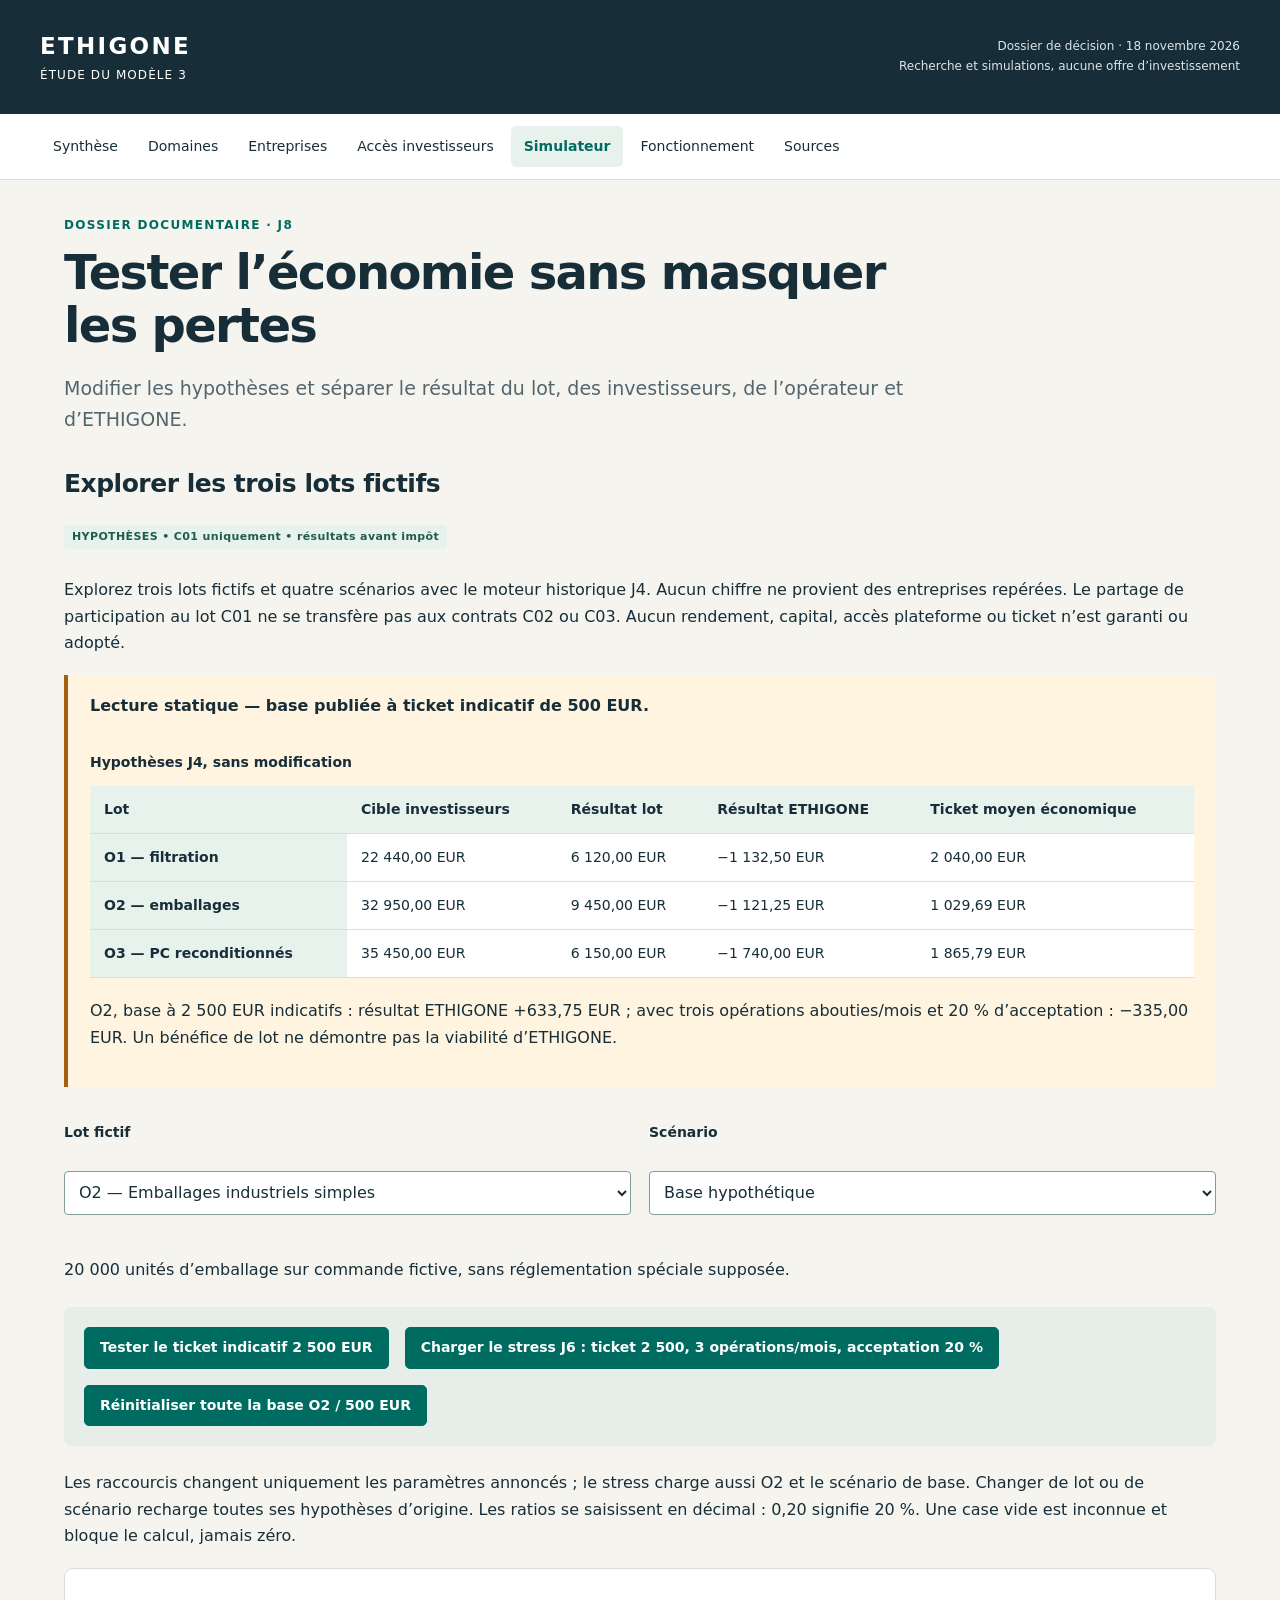
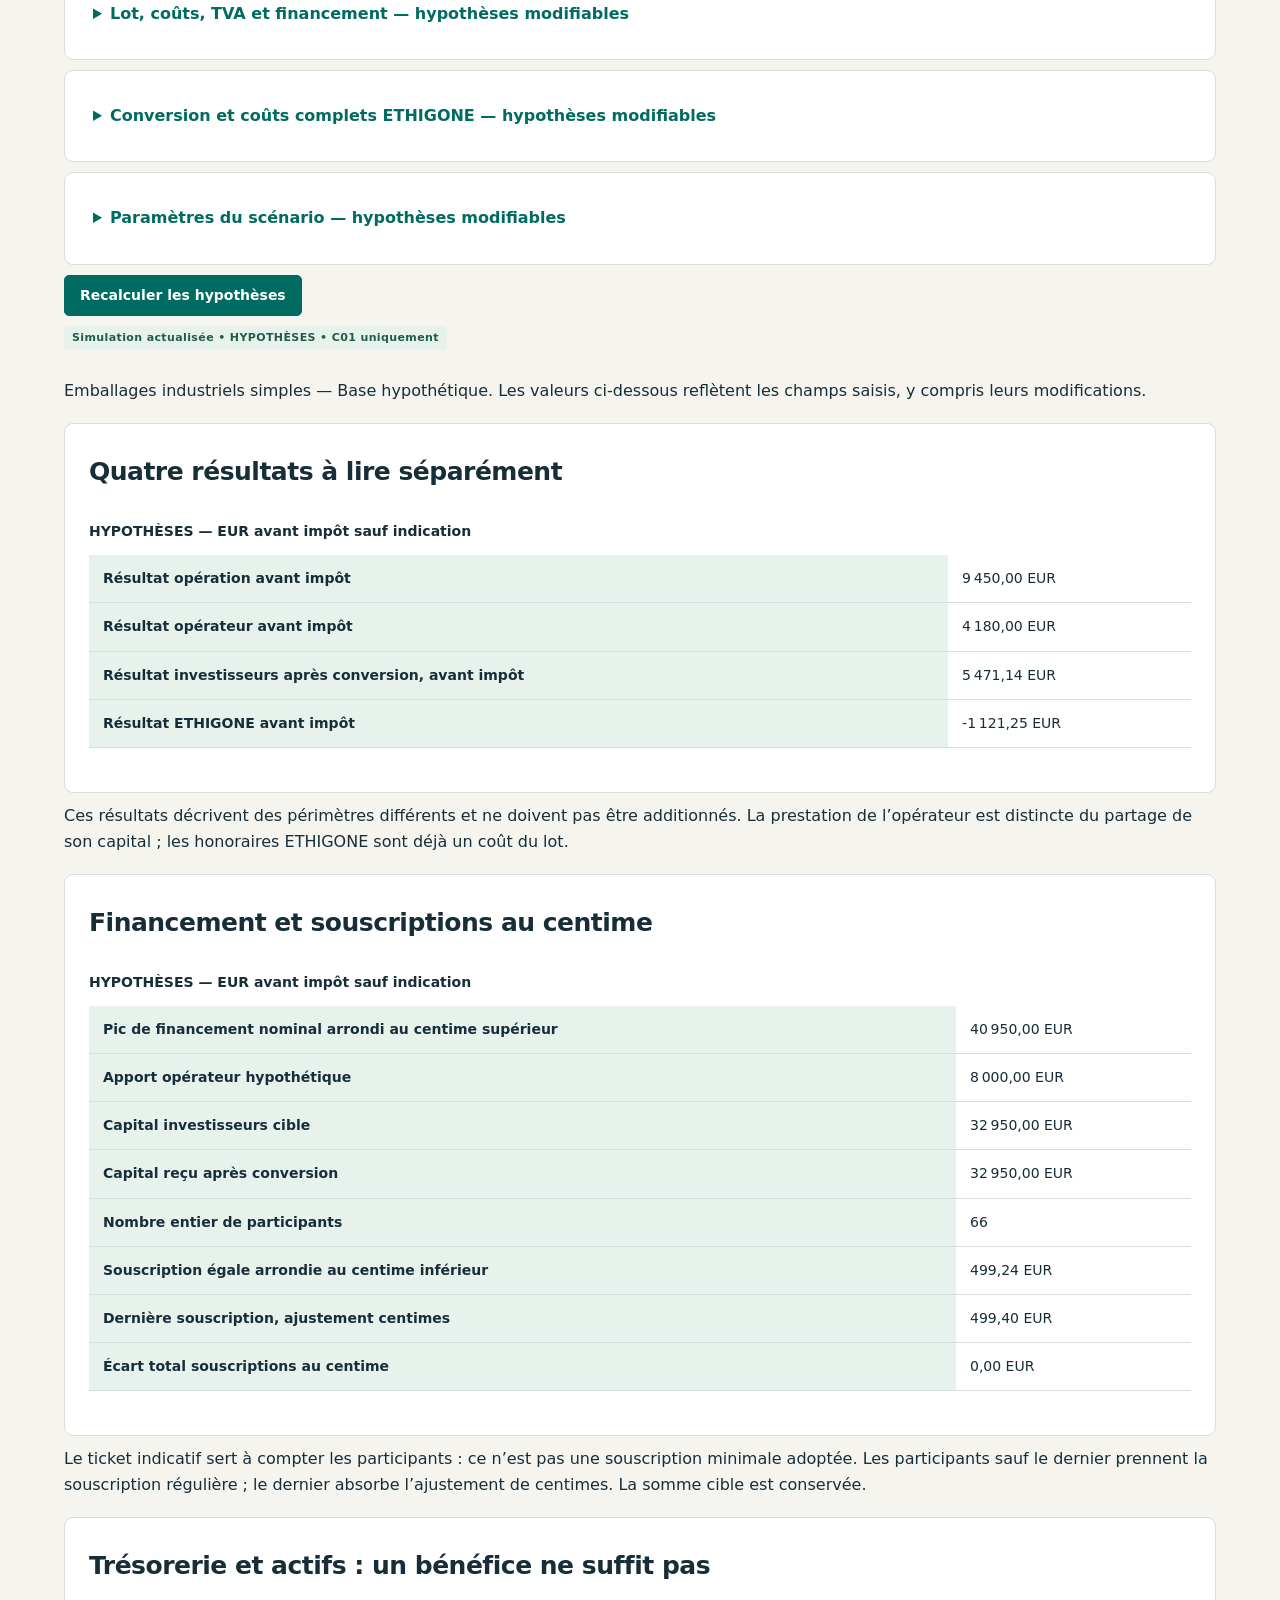
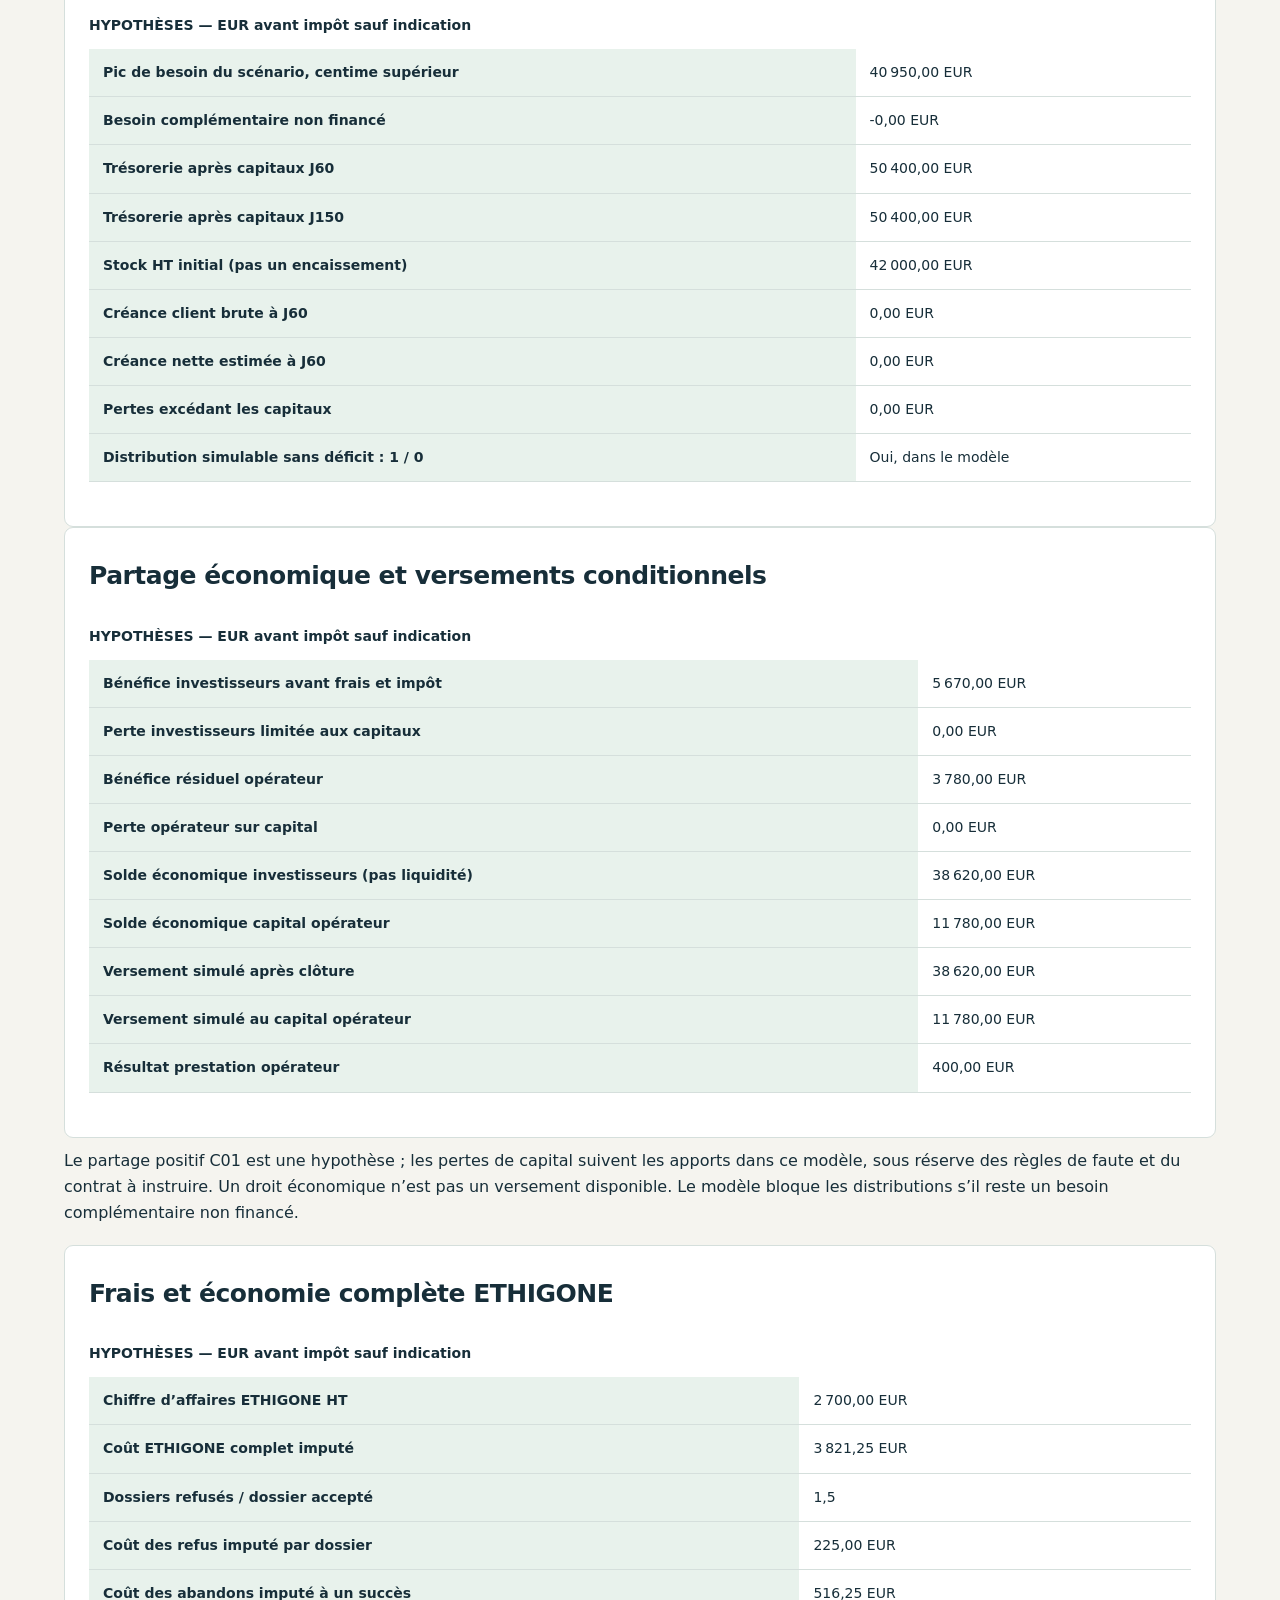
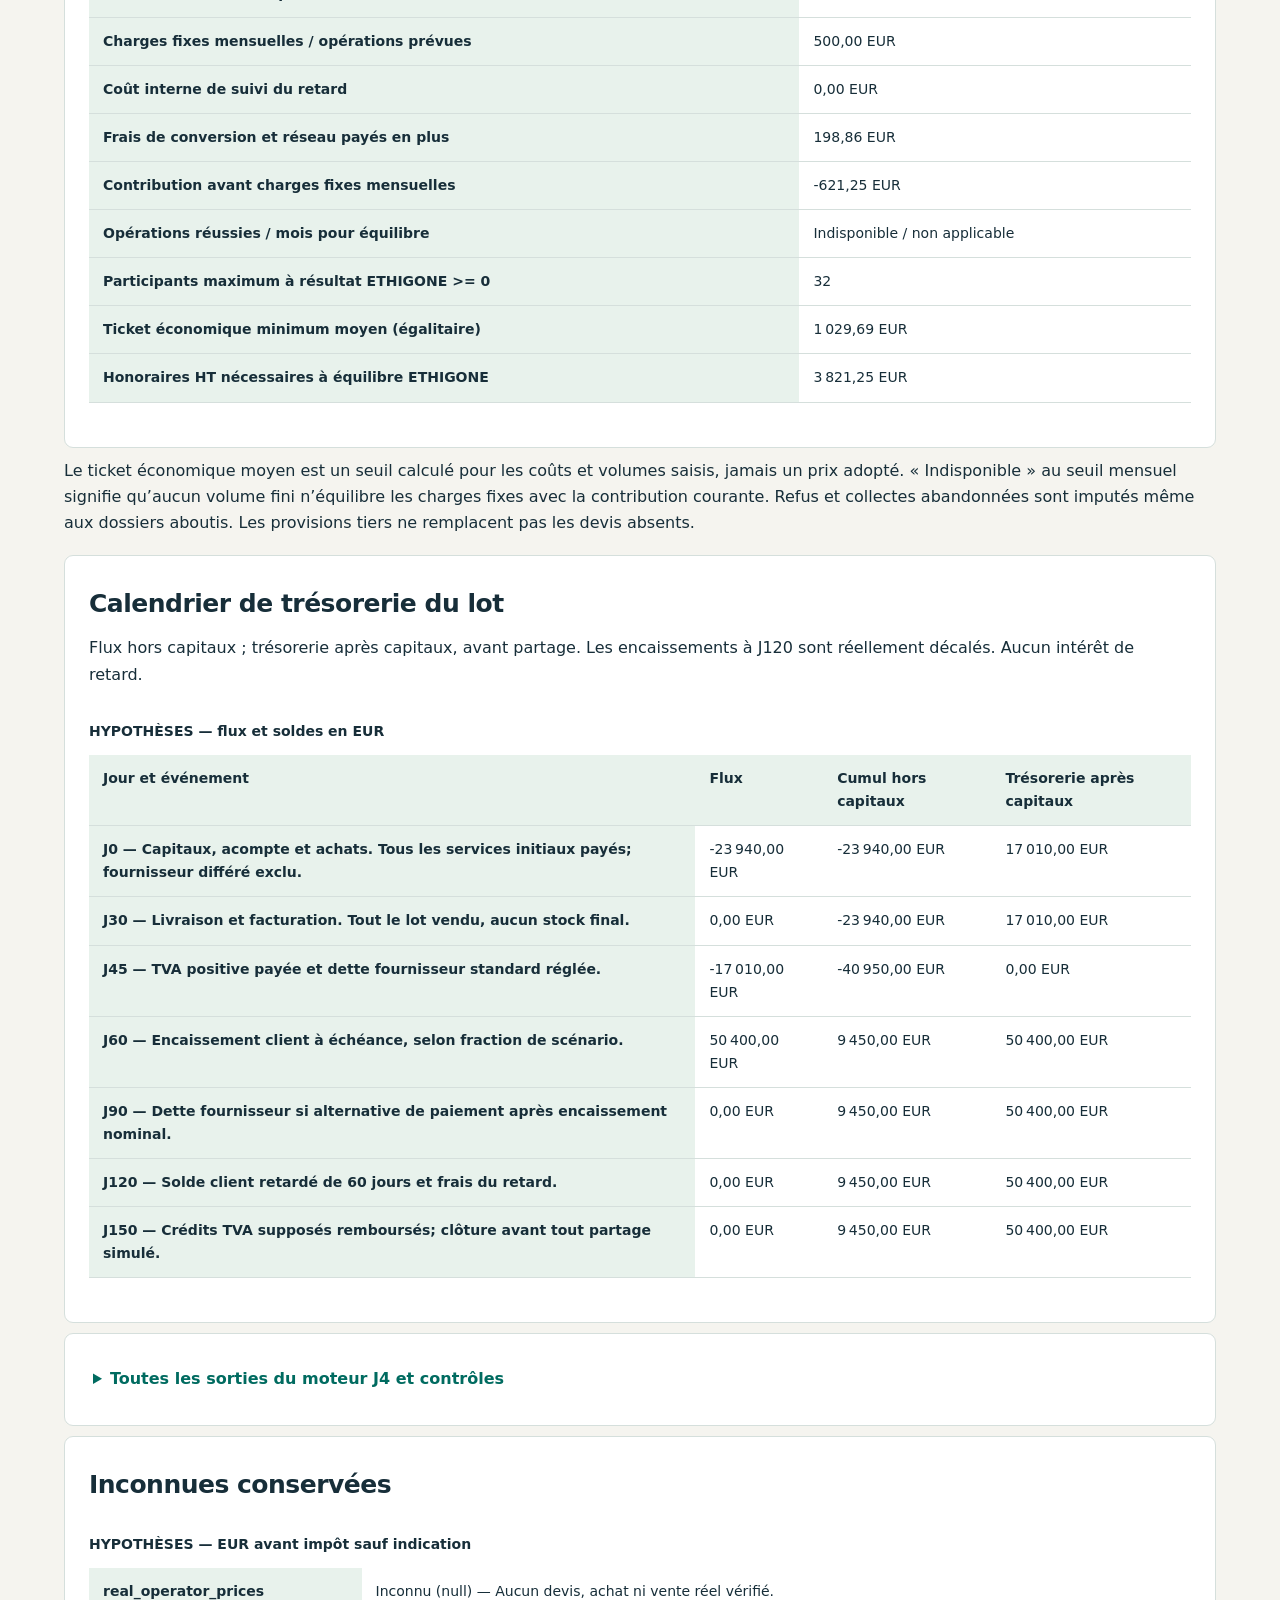
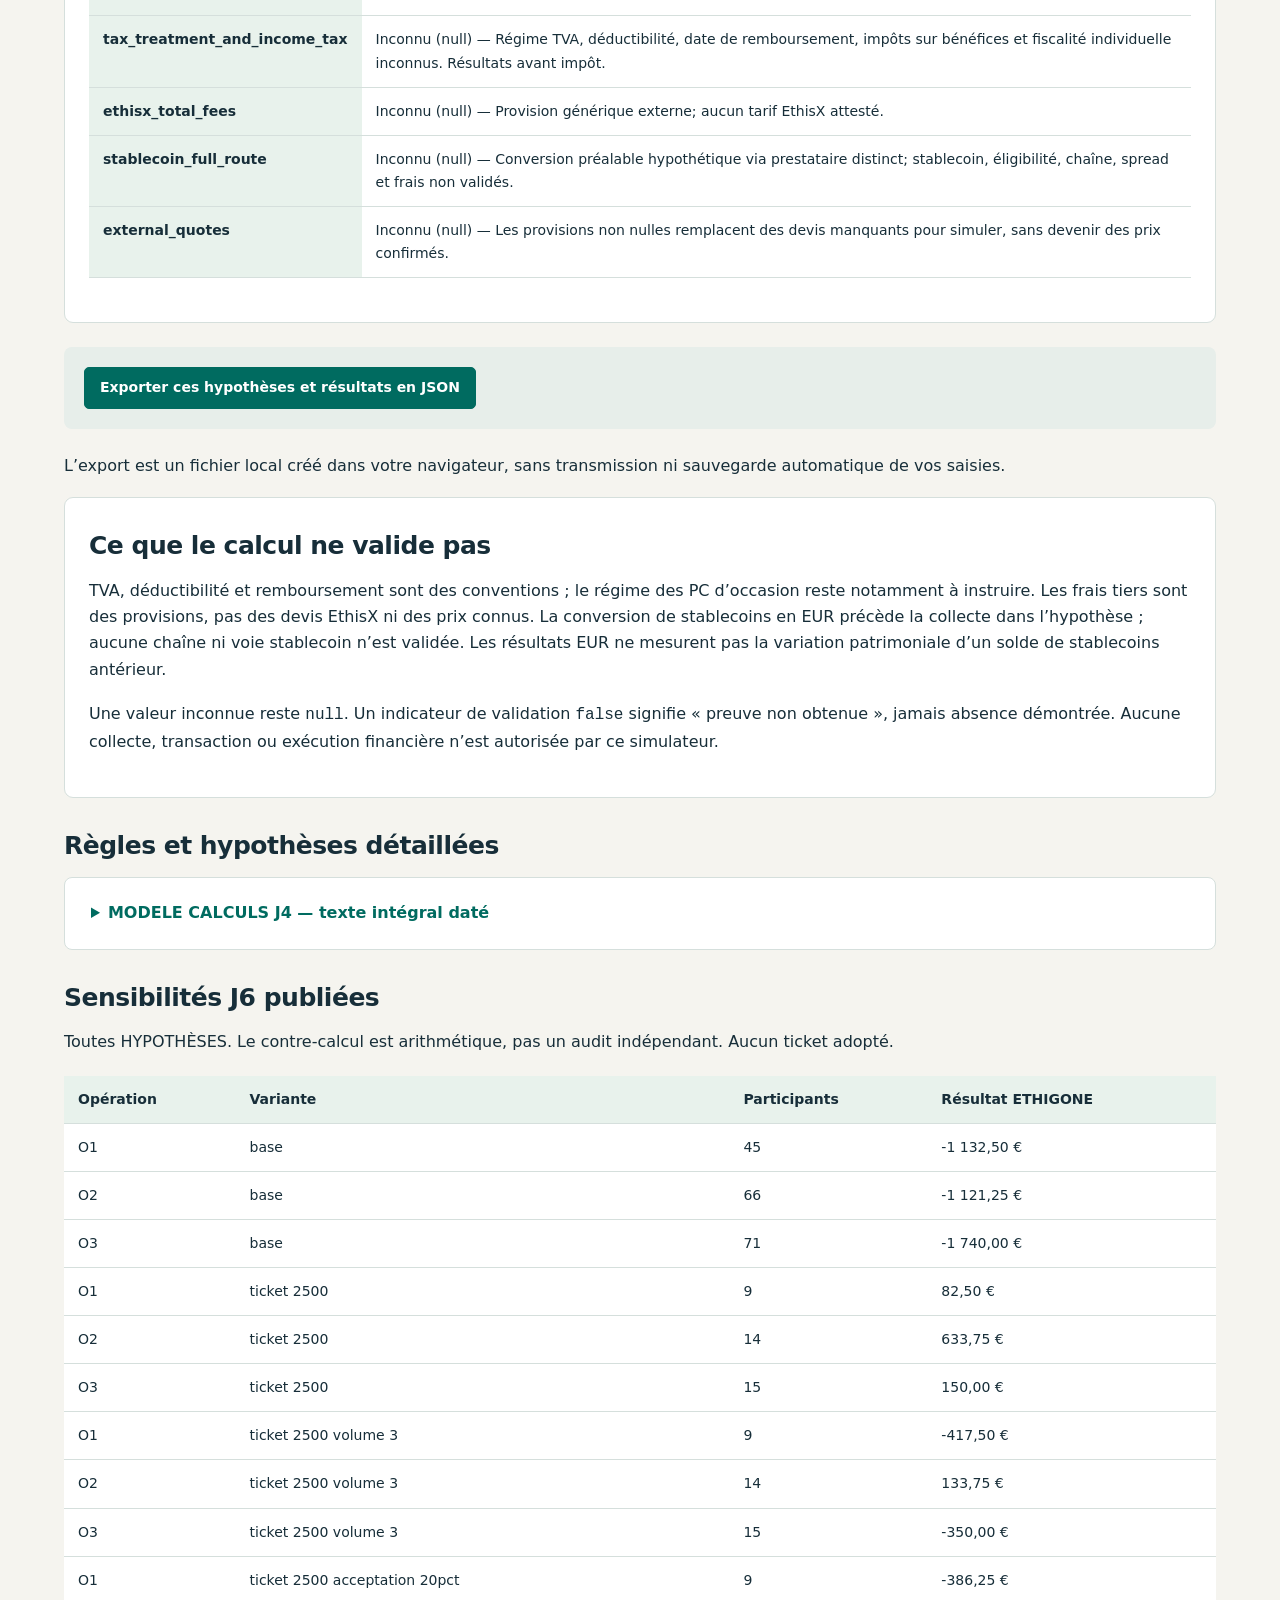
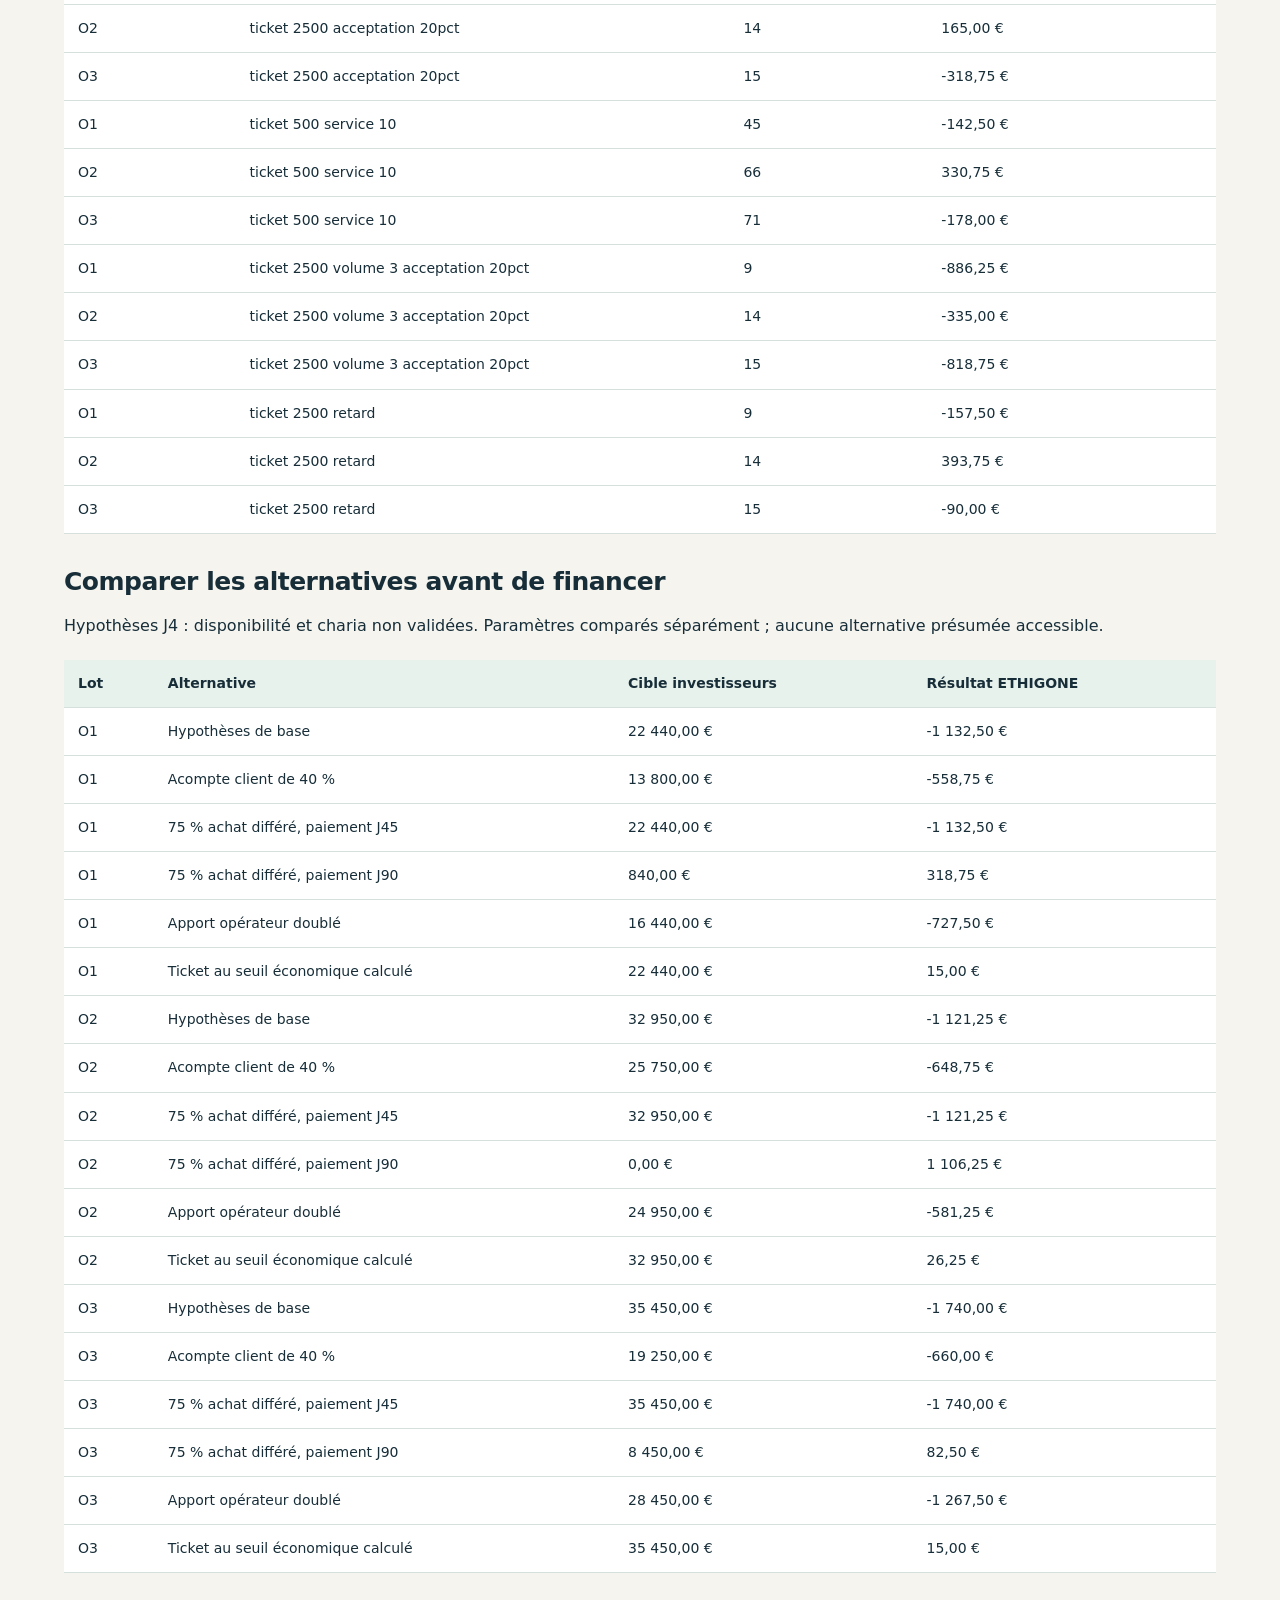
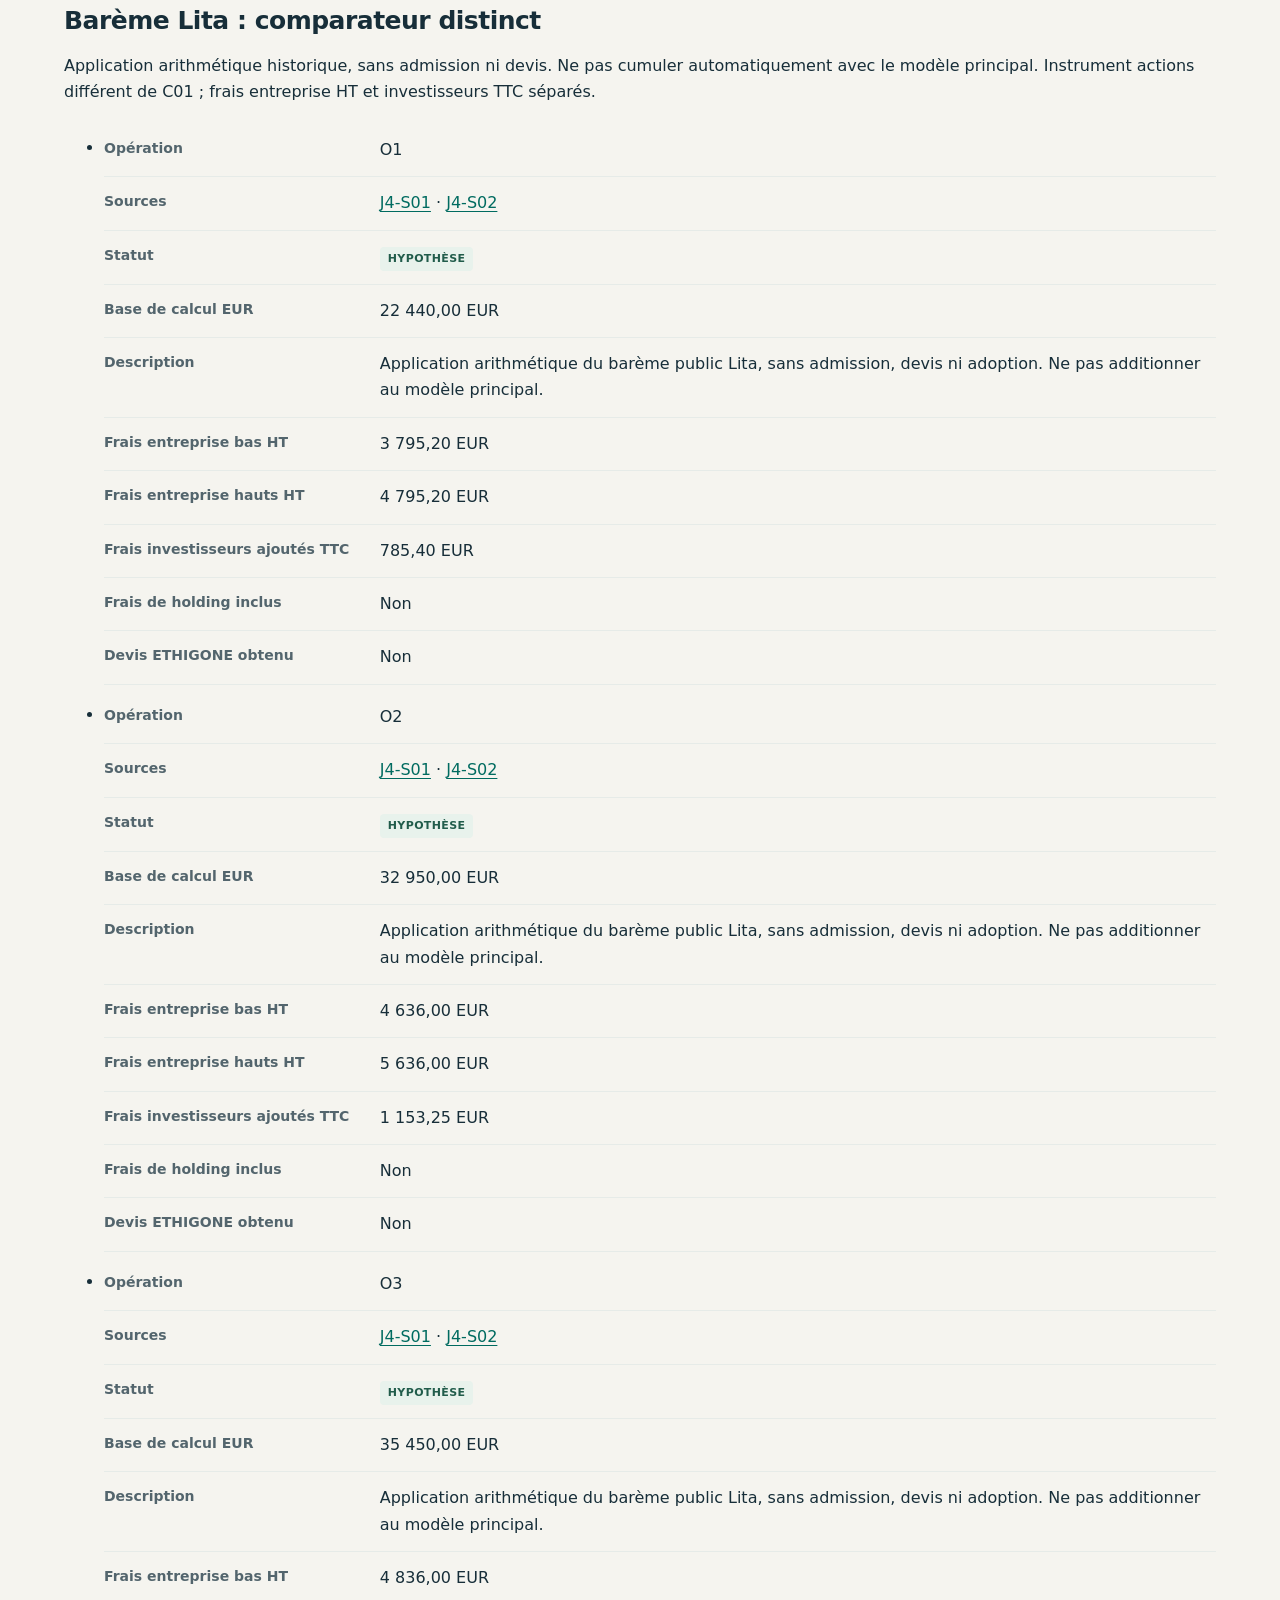
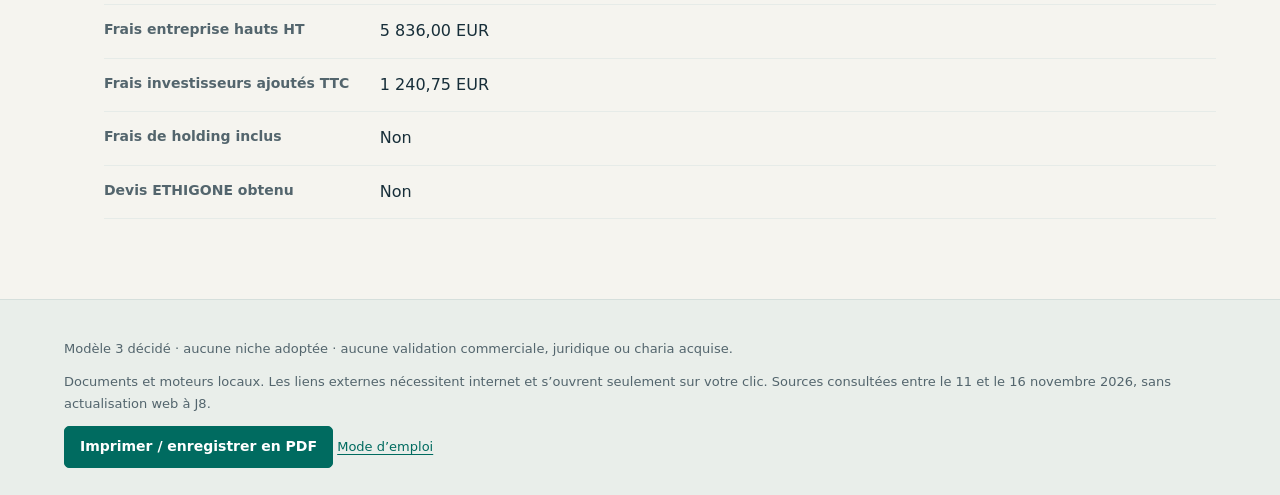
<file: docs/strategie-modele-3/html/simulateur.html>
<!doctype html><html lang="fr"><head><meta charset="utf-8"><meta name="viewport" content="width=device-width,initial-scale=1"><meta name="description" content="Modifier les hypothèses et séparer le résultat du lot, des investisseurs, de l’opérateur et d’ETHIGONE."><title>Tester l’économie sans masquer les pertes — ETHIGONE</title><link rel="stylesheet" href="assets/style.css"><script defer src="assets/donnees-et-moteurs.js"></script><script defer src="assets/app.js"></script><script defer src="assets/simulateur.js"></script></head><body data-page="simulateur"><a class="skip" href="#contenu">Aller au contenu</a><header><a class="brand" href="index.html">ETHIGONE <span>Étude du modèle 3</span></a><div class="edition">Dossier de décision · 18 novembre 2026<br>Recherche et simulations, aucune offre d’investissement</div></header><nav aria-label="Rubriques"><a href="index.html">Synthèse</a><a href="niches.html">Domaines</a><a href="entreprises.html">Entreprises</a><a href="investisseurs.html">Accès investisseurs</a><a aria-current="page" href="simulateur.html">Simulateur</a><a href="parcours.html">Fonctionnement</a><a href="sources.html">Sources</a></nav><main id="contenu"><div class="page-heading"><p class="eyebrow">Dossier documentaire · J8</p><h1>Tester l’économie sans masquer les pertes</h1><p class="lead">Modifier les hypothèses et séparer le résultat du lot, des investisseurs, de l’opérateur et d’ETHIGONE.</p></div><noscript><p class="callout">Lecture complète disponible sans JavaScript. Les filtres, exports et simulations modifiables nécessitent JavaScript ; les références de base restent lisibles.</p></noscript><section aria-labelledby="simulation-title">
  <h2 id="simulation-title">Explorer les trois lots fictifs</h2>
  <p class="badge">HYPOTHÈSES • C01 uniquement • résultats avant impôt</p>
  <p>Explorez trois lots fictifs et quatre scénarios avec le moteur historique J4. Aucun chiffre ne provient des entreprises repérées. Le partage de participation au lot C01 ne se transfère pas aux contrats C02 ou C03. Aucun rendement, capital, accès plateforme ou ticket n’est garanti ou adopté.</p>
  <div class="callout"><strong>Lecture statique — base publiée à ticket indicatif de 500 EUR.</strong>
    <div class="table-wrap"><table><caption>Hypothèses J4, sans modification</caption><thead><tr><th scope="col">Lot</th><th scope="col">Cible investisseurs</th><th scope="col">Résultat lot</th><th scope="col">Résultat ETHIGONE</th><th scope="col">Ticket moyen économique</th></tr></thead><tbody>
      <tr><th scope="row">O1 — filtration</th><td>22 440,00 EUR</td><td>6 120,00 EUR</td><td>−1 132,50 EUR</td><td>2 040,00 EUR</td></tr>
      <tr><th scope="row">O2 — emballages</th><td>32 950,00 EUR</td><td>9 450,00 EUR</td><td>−1 121,25 EUR</td><td>1 029,69 EUR</td></tr>
      <tr><th scope="row">O3 — PC reconditionnés</th><td>35 450,00 EUR</td><td>6 150,00 EUR</td><td>−1 740,00 EUR</td><td>1 865,79 EUR</td></tr>
    </tbody></table></div>
    <p>O2, base à 2 500 EUR indicatifs : résultat ETHIGONE +633,75 EUR ; avec trois opérations abouties/mois et 20 % d’acceptation : −335,00 EUR. Un bénéfice de lot ne démontre pas la viabilité d’ETHIGONE.</p>
  </div>
  <noscript><p class="callout">JavaScript est désactivé : les repères ci-dessus restent lisibles. Consultez <a href="../MODELE_CALCULS_J4.md">les règles J4</a> et <a href="../J6_RECOMMANDATION.md">la recommandation J6</a> pour les limites. Les contrôles interactifs ne sont pas disponibles.</p></noscript>
  <div id="simulator-app" hidden>
    <form id="simulator-form" novalidate>
      <div class="grid"><p><label for="sim-operation">Lot fictif</label><br><select id="sim-operation" name="operation"></select></p><p><label for="sim-case">Scénario</label><br><select id="sim-case" name="scenario"></select></p></div>
      <p id="sim-description"></p>
      <div class="toolbar"><button type="button" id="sim-ticket">Tester le ticket indicatif 2 500 EUR</button><button type="button" id="sim-stress">Charger le stress J6 : ticket 2 500, 3 opérations/mois, acceptation 20 %</button><button type="button" id="sim-reset">Réinitialiser toute la base O2 / 500 EUR</button></div>
      <p>Les raccourcis changent uniquement les paramètres annoncés ; le stress charge aussi O2 et le scénario de base. Changer de lot ou de scénario recharge toutes ses hypothèses d’origine. Les ratios se saisissent en décimal : 0,20 signifie 20 %. Une case vide est inconnue et bloque le calcul, jamais zéro.</p>
      <div id="sim-parameters"></div>
      <button type="submit">Recalculer les hypothèses</button>
    </form>
    <p id="sim-error" class="callout" role="alert" hidden></p>
    <div id="sim-results" aria-live="polite" aria-atomic="false"></div>
    <div class="toolbar"><button type="button" id="sim-export" disabled>Exporter ces hypothèses et résultats en JSON</button></div>
    <p>L’export est un fichier local créé dans votre navigateur, sans transmission ni sauvegarde automatique de vos saisies.</p>
  </div>
  <section class="card"><h2>Ce que le calcul ne valide pas</h2><p>TVA, déductibilité et remboursement sont des conventions ; le régime des PC d’occasion reste notamment à instruire. Les frais tiers sont des provisions, pas des devis EthisX ni des prix connus. La conversion de stablecoins en EUR précède la collecte dans l’hypothèse ; aucune chaîne ni voie stablecoin n’est validée. Les résultats EUR ne mesurent pas la variation patrimoniale d’un solde de stablecoins antérieur.</p><p>Une valeur inconnue reste <code>null</code>. Un indicateur de validation <code>false</code> signifie « preuve non obtenue », jamais absence démontrée. Aucune collecte, transaction ou exécution financière n’est autorisée par ce simulateur.</p></section>
</section>
<h2>Règles et hypothèses détaillées</h2><details class="document"><summary>MODELE CALCULS J4 — texte intégral daté</summary><p class="muted">Document historique. L’état courant du programme figure en tête de cette page ; les faits restent datés.</p><h3 id="j4--règles-de-calcul-et-mode-demploi">J4 — règles de calcul et
mode d’emploi</h3>
<p>Date de production : <strong>15 novembre 2026</strong>. Jalon nominal
: 14 novembre. Statut des paramètres et résultats :
<strong>HYPOTHÈSE</strong>. Ces trois opérations anonymisées ne
proviennent d’aucune entreprise du répertoire J2. Aucun tarif, ticket,
contrat, pays, véhicule ou partenariat n’est adopté.</p>
<p>Le <a href="../modele-economique-j4.xlsx">tableur modifiable</a>, les <a
href="../data/operations-j4.json">entrées JSON</a>, les <a
href="../data/resultats-j4.json">résultats</a> et le <a
href="../calculer_j4.mjs">moteur</a> décrivent le même modèle. Les <a
href="../data/formules-j4.json">expressions</a> sont communes aux formules
XLSX et au calcul JavaScript. Le tableur est autonome après
téléchargement. Il n’a ni macro, ni liaison à un autre classeur, ni
appel réseau.</p>
<h4 id="modifier-et-interpréter">Modifier et interpréter</h4>
<p>Dans <code>Hypotheses!D4</code>, choisir 1 Base, 2 Perte, 3 Retard ou
4 Collecte. Les cellules jaunes sont modifiables. Les paramètres actifs
de chaque scénario se trouvent au-dessus de ses quatre jeux d’entrées.
Un seul calcul alimente <code>Synthese</code> et <code>Calculs</code>.
Les erreurs d’entrée restent visibles ; elles ne deviennent pas des
frais nuls. Le comparateur Lita est séparé du modèle principal.</p>
<p>Les jours J0 à J150 sont <strong>relatifs à une opération
fictive</strong>, pas les dates du programme. Les trois colonnes
représentent les trois lots, pas trois offres d’investissement. Les
résultats sont avant impôt sur les bénéfices et avant fiscalité
personnelle. Ce ne sont pas des marges nettes constatées.</p>
<table>
<thead>
<tr class="header">
<th>Cas</th>
<th>Hypothèse appliquée</th>
</tr>
</thead>
<tbody>
<tr class="odd">
<td>Base</td>
<td>Prix budgété réalisé, client payé à J60, collecte complète.</td>
</tr>
<tr class="even">
<td>Perte</td>
<td>Prix −10 %, perte définitive de 15 % du solde client TTC ; aucune
récupération de TVA sur cette perte. Change EUR/USD −10 %, décote du
stablecoin de 5 % à la conversion.</td>
</tr>
<tr class="odd">
<td>Retard</td>
<td>40 % du solde recouvrable payé à J60, 60 % à J120. Soixante jours de
stockage/gestion et de suivi ETHIGONE supplémentaires. Change −5 %,
décote stablecoin 2 %. Aucun intérêt de retard.</td>
</tr>
<tr class="even">
<td>Collecte</td>
<td>80 % du capital EUR cible reçu ; aucun achat, vente ou acompte
client exécuté. Capital reçu remboursé dans la simulation. Frais de
conversion non remboursés.</td>
</tr>
</tbody>
</table>
<p>Les tableaux publiés dans les Markdown et le JSON sont des résultats
datés de ces entrées, pas une deuxième feuille de prévision. Après
modification, le XLSX recalcule ; pour mettre à jour le JSON, modifier
les entrées JSON puis exécuter le générateur décrit plus bas.</p>
<h4 id="quatre-comptes-séparés">Quatre comptes séparés</h4>
<p><strong>Opération.</strong> Ventes HT moins achats consommés,
logistique, contrôles, SAV payé, prestations opérateur, honoraires
ETHIGONE, frais externes, TVA non déductible et pertes clients. Les
frais externes sont des enveloppes hypothétiques
<strong>décaissées</strong>, même lorsqu’on les appelle provisions pour
devis : ce ne sont pas des provisions comptables sans paiement. Tous les
biens sont livrés dans les quatre cas. Les invendus, dépréciations de
stock et obligations SAV au-delà du budget ne sont pas chiffrés ici ;
leur absence n’est pas une preuve de risque nul.</p>
<p><strong>Opérateur.</strong> Résultat de sa prestation facturée moins
son coût interne, plus sa part de bénéfice ou moins sa perte en capital.
Son apport reste distinct du revenu de prestation. Le coût interne de la
prestation n’est pas déduit une deuxième fois du résultat du lot. Les
frais opérateur perdus en cas d’abandon sont montrés séparément.</p>
<p><strong>Investisseurs.</strong> Capital souscrit, part de bénéfice ou
perte de capital, frais personnels de conversion/réseau payés en plus.
Le taux affiché dans le détail est un résultat simulé rapporté à la mise
et aux frais, <strong>non annualisé</strong>. Le capital restitué n’est
pas un revenu.</p>
<p><strong>ETHIGONE.</strong> Honoraires HT facturés à l’opération moins
instruction, refus, service investisseurs, abandons imputés, suivi du
retard et quote-part des charges fixes. La facture ETHIGONE est une
charge du lot et une recette d’ETHIGONE : on ne peut pas additionner
tous les résultats sans éliminer cette relation et distinguer coûts
internes/externes. Les encaissements TTC de prestations ne sont pas du
bénéfice disponible ; les propres échéances fiscales et réserves de
trésorerie des prestataires ne sont pas validées par ce modèle.</p>
<h4 id="trésorerie-tva-et-actifs">Trésorerie, TVA et actifs</h4>
<p>Le pic de financement est l’opposé du minimum des flux cumulés
<strong>hors capitaux</strong>. L’apport opérateur est supposé
disponible dès J0. Le besoin investisseurs est le pic moins cet apport,
avec plancher zéro et arrondi au centime supérieur. Le capital reçu est
comparé à la cible en centimes. Le scénario de perte ou de retard ne
crée pas automatiquement une nouvelle souscription : tout dépassement du
capital nominal apparaît en besoin complémentaire non financé et bloque
la distribution simulée.</p>
<table>
<thead>
<tr class="header">
<th>Date relative</th>
<th>Flux et état</th>
</tr>
</thead>
<tbody>
<tr class="odd">
<td>J0</td>
<td>Capitaux, acompte client, achats et services initiaux payés ; la
part fournisseur différée reste une dette. Le stock HT constitue un
actif.</td>
</tr>
<tr class="even">
<td>J30</td>
<td>Livraison et facturation. Stock final nul par construction ; créance
client à encaisser.</td>
</tr>
<tr class="odd">
<td>J45</td>
<td>Paiement du solde TVA positif et de la dette fournisseur
standard.</td>
</tr>
<tr class="even">
<td>J60</td>
<td>Encaissement de la fraction du solde client prévue au cas choisi.
Créance brute et perte estimée sont distinctes.</td>
</tr>
<tr class="odd">
<td>J90</td>
<td>Paiement fournisseur si l’alternative de délai après encaissement
nominal a été sélectionnée.</td>
</tr>
<tr class="even">
<td>J120</td>
<td>Encaissement retardé et paiement des coûts du retard.</td>
</tr>
<tr class="odd">
<td>J150</td>
<td>Remboursement hypothétique des crédits TVA puis clôture avant
partage.</td>
</tr>
</tbody>
</table>
<p>TVA : taux biens, services et ventes séparés, récupération
modifiable. Les valeurs de 20 %, la déductibilité et les dates de
paiement/remboursement sont <strong>des conventions</strong>, pas une
position fiscale. La TVA sur marge des biens d’occasion, les acomptes,
les prestations financières exonérées ou taxées et les régimes
applicables aux opérateurs restent <strong>À VÉRIFIER</strong>. Le
crédit TVA n’est encaissé qu’à J150. Une fraction non récupérable
devient une charge. Le modèle ne déduit pas un régime français
applicable d’un taux choisi pour le calcul.</p>
<p>Les achats sont tous libellés en EUR. Aucun import ni droit de douane
n’est présumé. Une opération réelle en devise ou à l’import imposerait
d’ajouter ses devis logistiques, droits et calendrier fiscal avant
validation.</p>
<p>À la clôture,
<code>cash final = capitaux engagés + résultat opération</code>. En cas
de perte supérieure au capital, un passif non couvert apparaît. À J60,
le cash et la créance nette estimée sont affichés séparément. Une
créance n’autorise pas une sortie en espèces. La valeur de recouvrement
reste hypothétique.</p>
<h4 id="partage-et-arrondis">Partage et arrondis</h4>
<p>La simulation affecte 60 % du bénéfice positif aux investisseurs et
le reliquat à l’opérateur. Les pertes ordinaires en capital sont
réparties au prorata des apports ; les arrondis résiduels sont affectés
à l’opérateur. Les pertes ne sont jamais ajoutées une deuxième fois
après avoir réduit le résultat. Les capitaux restituables sont limités
au solde économique, et les versements sont bloqués si un manque de cash
subsiste.</p>
<p><strong>À VÉRIFIER :</strong> nature du contrat, propriété effective
des biens, risque supporté, mandat, rémunération de prestation avec
participation au bénéfice, responsabilité pour faute, droits des
souscripteurs, recouvrement et traitement fiscal. Cette règle
pédagogique n’est ni un contrat signé ni une certification charia. Aucun
remboursement, rendement ou délai de sortie n’est garanti.</p>
<p>Pour compter les participants,
<code>N = plafond(capital cible / ticket indicatif)</code>. Le capital
est ensuite réparti en souscriptions presque égales : montant au centime
inférieur pour N−1 participants et ajustement sur le dernier. Le ticket
indicatif sert au calcul du nombre ; ce n’est pas un minimum individuel.
Le seuil présenté est un <strong>ticket moyen économique arrondi au
centime supérieur</strong>, sous cette convention. Il ne constitue pas
une règle commerciale d’admission.</p>
<h4 id="coût-des-refus-abandons-et-seuils">Coût des refus, abandons et
seuils</h4>
<p>Avec acceptation <code>a = 40 %</code>, le modèle impute
<code>(1−a)/a = 1,5</code> refus par accepté, soit 225 EUR à 150 EUR par
refus. Instruction accepté : 600 EUR. Service par investisseur : 12 EUR
d’entrée et 18 EUR de suivi. Avec succès de collecte
<code>q = 80 %</code>, il faut imputer 0,25 abandon par collecte
aboutie.</p>
<p>Coût d’un abandon : <code>600 + 225 + 250 + N × (12 + 3)</code>. Les
250 EUR et 3 EUR par participant sont des frais externes irrécouvrables
; ils sont <strong>déjà inclus</strong> dans ce coût. Les coûts des
cohortes abandonnées utilisent par hypothèse le même nombre cible de
participants ; ce n’est pas un nombre observé.</p>
<p>En base, coût ETHIGONE par opération aboutie :
<code>1 593,75 + 33,75 × N</code>, dont 500 EUR de charges fixes
mensuelles réparties sur six opérations. D’où :</p>
<ul>
<li><code>Nmax = plancher((honoraires − coût hors participants) / coût marginal complet)</code>,
avec plancher zéro ;</li>
<li>ticket moyen minimum = capital cible / Nmax, arrondi vers le haut ;
si Nmax &lt; 1, aucun seuil fini ;</li>
<li>honoraires d’équilibre = coûts directs + refus + abandons imputés +
charges fixes réparties ;</li>
<li>opérations mensuelles d’équilibre = plafond(charges fixes /
contribution avant charges fixes), seulement si cette contribution est
positive.</li>
</ul>
<p>Ces seuils décrivent une <strong>opération aboutie</strong> même
quand le sélecteur affiche un abandon. Ils ne rendent pas une collecte
abandonnée rentable. Les cas sans aucun dossier accepté ou sans aucune
collecte aboutie rendent le coût par succès indéfini : <code>a=0</code>
et <code>q=0</code> sont refusés, sans transformer leurs dépenses de
période en zéro. Aucun portefeuille complet sans succès n’est chiffré
ici.</p>
<p>Le seuil de prix de vente conserve les frais au montant du budget
contractuel hypothétique. Il tient compte de la perte TTC sur le solde
après acompte. Il ne réévalue pas automatiquement les honoraires en
fonction de ce nouveau prix. À coefficient de recouvrement non positif,
le seuil est indisponible.</p>
<h4 id="sous-collecte-et-stablecoins">Sous-collecte et stablecoins</h4>
<p>Les sommes EUR reçues avant exécution restent dans un <strong>compte
de collecte distinct modélisé</strong>, pas dans le cash du lot. Aucun
prestataire, compte ou mécanisme de ségrégation réel n’est acquis. À 80
%, elles ne financent pas l’achat. Le remboursement intégral du montant
EUR reçu suppose que les frais d’abandon soient payés par une trésorerie
ETHIGONE séparée, <strong>dont l’existence n’est pas prouvée</strong>.
Les frais de conversion déjà payés par les investisseurs restent perdus.
Le modèle ne promet pas une conversion inverse en stablecoins.</p>
<p>La moitié du capital est supposée arriver après conversion d’un
stablecoin USD vers EUR. La provision de conversion est 0,8 % du brut,
plus 2 EUR par conversion. Le nombre de conversions est estimé par
plafond de N × 50 %, sous hypothèse de tickets homogènes. Change, décote
et frais sont séparés. Une baisse du change ou un décrochage augmente le
nombre d’unités nécessaires pour fournir le capital EUR demandé ; sans
complément, il faut tester la collecte insuffisante. Ni stablecoin, ni
chaîne, ni prestataire, ni frais exacts, ni accès retail n’est validé.
Le coût réseau seul ne représente pas le coût du service.</p>
<p>Le résultat investisseurs est mesuré en EUR après conversion
d’entrée. Il n’inclut pas la variation patrimoniale d’un solde de
stablecoins détenu auparavant : cette exposition est montrée par les
unités nécessaires, pas ajoutée arbitrairement au résultat du lot. Une
mesure du résultat dans la devise d’origine exigerait les dates et coûts
réels d’entrée et de sortie.</p>
<h4 id="reproduire-et-transmettre-à-j7">Reproduire et transmettre à
J7</h4>
<p>Avec Node.js, depuis ce dossier :</p>
<div class="sourceCode" id="cb1"><pre class="sourceCode sh"><code class="sourceCode bash"><span id="cb1-1"><a href="#cb1-1" aria-hidden="true" tabindex="-1"></a><span class="ex">node</span> generer_resultats_j4.mjs</span>
<span id="cb1-2"><a href="#cb1-2" aria-hidden="true" tabindex="-1"></a><span class="ex">node</span> test_calculs_j4.mjs</span>
<span id="cb1-3"><a href="#cb1-3" aria-hidden="true" tabindex="-1"></a><span class="ex">python</span> verifier_xlsx_j4.py</span>
<span id="cb1-4"><a href="#cb1-4" aria-hidden="true" tabindex="-1"></a><span class="ex">python</span> verifier_j4.py</span></code></pre></div>
<p>Le générateur écrit 12 résultats de scénarios, 18 variantes et trois
comparateurs. <code>calculer_j4.mjs</code> est pur, sans entrée/sortie
réseau. Pour les HTML J7, embarquer les données et les expressions dans
les fichiers, avec le même évaluateur ; ne pas remplacer cela par un
<code>fetch</code>, un import distant ou des valeurs codées
indépendamment. Les exemples de tests servent de références de
calcul.</p>
<p>Le <a href="../construire_tableur_j4.mjs">constructeur XLSX</a> utilise
<code>@oai/artifact-tool</code> : lui passer ce dossier puis un dossier
de sortie. Cette dépendance est requise pour reconstruire le fichier,
pas pour l’ouvrir ou utiliser les données/moteur autonomes. Les <a
href="../preuves/j4-tableur.json">preuves du tableur</a> distinguent
contrôle des formules, rendu statique et recalcul par LibreOffice.
Aucune revue d’agent ne remplace l’avis d’un professionnel.</p>
</details><h2>Sensibilités J6 publiées</h2><p>Toutes HYPOTHÈSES. Le contre-calcul est arithmétique, pas un audit indépendant. Aucun ticket adopté.</p><div class="table-wrap"><table><thead><tr><th>Opération</th><th>Variante</th><th>Participants</th><th>Résultat ETHIGONE</th></tr></thead><tbody><tr><td>O1</td><td>base</td><td>45</td><td>-1 132,50 €</td></tr><tr><td>O2</td><td>base</td><td>66</td><td>-1 121,25 €</td></tr><tr><td>O3</td><td>base</td><td>71</td><td>-1 740,00 €</td></tr><tr><td>O1</td><td>ticket 2500</td><td>9</td><td>82,50 €</td></tr><tr><td>O2</td><td>ticket 2500</td><td>14</td><td>633,75 €</td></tr><tr><td>O3</td><td>ticket 2500</td><td>15</td><td>150,00 €</td></tr><tr><td>O1</td><td>ticket 2500 volume 3</td><td>9</td><td>-417,50 €</td></tr><tr><td>O2</td><td>ticket 2500 volume 3</td><td>14</td><td>133,75 €</td></tr><tr><td>O3</td><td>ticket 2500 volume 3</td><td>15</td><td>-350,00 €</td></tr><tr><td>O1</td><td>ticket 2500 acceptation 20pct</td><td>9</td><td>-386,25 €</td></tr><tr><td>O2</td><td>ticket 2500 acceptation 20pct</td><td>14</td><td>165,00 €</td></tr><tr><td>O3</td><td>ticket 2500 acceptation 20pct</td><td>15</td><td>-318,75 €</td></tr><tr><td>O1</td><td>ticket 500 service 10</td><td>45</td><td>-142,50 €</td></tr><tr><td>O2</td><td>ticket 500 service 10</td><td>66</td><td>330,75 €</td></tr><tr><td>O3</td><td>ticket 500 service 10</td><td>71</td><td>-178,00 €</td></tr><tr><td>O1</td><td>ticket 2500 volume 3 acceptation 20pct</td><td>9</td><td>-886,25 €</td></tr><tr><td>O2</td><td>ticket 2500 volume 3 acceptation 20pct</td><td>14</td><td>-335,00 €</td></tr><tr><td>O3</td><td>ticket 2500 volume 3 acceptation 20pct</td><td>15</td><td>-818,75 €</td></tr><tr><td>O1</td><td>ticket 2500 retard</td><td>9</td><td>-157,50 €</td></tr><tr><td>O2</td><td>ticket 2500 retard</td><td>14</td><td>393,75 €</td></tr><tr><td>O3</td><td>ticket 2500 retard</td><td>15</td><td>-90,00 €</td></tr></tbody></table></div><h2>Comparer les alternatives avant de financer</h2><p>Hypothèses J4 : disponibilité et charia non validées. Paramètres comparés séparément ; aucune alternative présumée accessible.</p><div class="table-wrap"><table><thead><tr><th>Lot</th><th>Alternative</th><th>Cible investisseurs</th><th>Résultat ETHIGONE</th></tr></thead><tbody><tr><td>O1</td><td>Hypothèses de base</td><td>22 440,00 €</td><td>-1 132,50 €</td></tr><tr><td>O1</td><td>Acompte client de 40 %</td><td>13 800,00 €</td><td>-558,75 €</td></tr><tr><td>O1</td><td>75 % achat différé, paiement J45</td><td>22 440,00 €</td><td>-1 132,50 €</td></tr><tr><td>O1</td><td>75 % achat différé, paiement J90</td><td>840,00 €</td><td>318,75 €</td></tr><tr><td>O1</td><td>Apport opérateur doublé</td><td>16 440,00 €</td><td>-727,50 €</td></tr><tr><td>O1</td><td>Ticket au seuil économique calculé</td><td>22 440,00 €</td><td>15,00 €</td></tr><tr><td>O2</td><td>Hypothèses de base</td><td>32 950,00 €</td><td>-1 121,25 €</td></tr><tr><td>O2</td><td>Acompte client de 40 %</td><td>25 750,00 €</td><td>-648,75 €</td></tr><tr><td>O2</td><td>75 % achat différé, paiement J45</td><td>32 950,00 €</td><td>-1 121,25 €</td></tr><tr><td>O2</td><td>75 % achat différé, paiement J90</td><td>0,00 €</td><td>1 106,25 €</td></tr><tr><td>O2</td><td>Apport opérateur doublé</td><td>24 950,00 €</td><td>-581,25 €</td></tr><tr><td>O2</td><td>Ticket au seuil économique calculé</td><td>32 950,00 €</td><td>26,25 €</td></tr><tr><td>O3</td><td>Hypothèses de base</td><td>35 450,00 €</td><td>-1 740,00 €</td></tr><tr><td>O3</td><td>Acompte client de 40 %</td><td>19 250,00 €</td><td>-660,00 €</td></tr><tr><td>O3</td><td>75 % achat différé, paiement J45</td><td>35 450,00 €</td><td>-1 740,00 €</td></tr><tr><td>O3</td><td>75 % achat différé, paiement J90</td><td>8 450,00 €</td><td>82,50 €</td></tr><tr><td>O3</td><td>Apport opérateur doublé</td><td>28 450,00 €</td><td>-1 267,50 €</td></tr><tr><td>O3</td><td>Ticket au seuil économique calculé</td><td>35 450,00 €</td><td>15,00 €</td></tr></tbody></table></div><h2>Barème Lita : comparateur distinct</h2><p>Application arithmétique historique, sans admission ni devis. Ne pas cumuler automatiquement avec le modèle principal. Instrument actions différent de C01 ; frais entreprise HT et investisseurs TTC séparés.</p><ul><li><dl><div><dt>Opération</dt><dd>O1</dd></div><div><dt>Sources</dt><dd><a href="sources.html#J4-S01">J4-S01</a> · <a href="sources.html#J4-S02">J4-S02</a></dd></div><div><dt>Statut</dt><dd><span class="badge">HYPOTHÈSE</span></dd></div><div><dt>Base de calcul EUR</dt><dd>22 440,00 EUR</dd></div><div><dt>Description</dt><dd>Application arithmétique du barème public Lita, sans admission, devis ni adoption. Ne pas additionner au modèle principal.</dd></div><div><dt>Frais entreprise bas HT</dt><dd>3 795,20 EUR</dd></div><div><dt>Frais entreprise hauts HT</dt><dd>4 795,20 EUR</dd></div><div><dt>Frais investisseurs ajoutés TTC</dt><dd>785,40 EUR</dd></div><div><dt>Frais de holding inclus</dt><dd>Non</dd></div><div><dt>Devis ETHIGONE obtenu</dt><dd>Non</dd></div></dl></li><li><dl><div><dt>Opération</dt><dd>O2</dd></div><div><dt>Sources</dt><dd><a href="sources.html#J4-S01">J4-S01</a> · <a href="sources.html#J4-S02">J4-S02</a></dd></div><div><dt>Statut</dt><dd><span class="badge">HYPOTHÈSE</span></dd></div><div><dt>Base de calcul EUR</dt><dd>32 950,00 EUR</dd></div><div><dt>Description</dt><dd>Application arithmétique du barème public Lita, sans admission, devis ni adoption. Ne pas additionner au modèle principal.</dd></div><div><dt>Frais entreprise bas HT</dt><dd>4 636,00 EUR</dd></div><div><dt>Frais entreprise hauts HT</dt><dd>5 636,00 EUR</dd></div><div><dt>Frais investisseurs ajoutés TTC</dt><dd>1 153,25 EUR</dd></div><div><dt>Frais de holding inclus</dt><dd>Non</dd></div><div><dt>Devis ETHIGONE obtenu</dt><dd>Non</dd></div></dl></li><li><dl><div><dt>Opération</dt><dd>O3</dd></div><div><dt>Sources</dt><dd><a href="sources.html#J4-S01">J4-S01</a> · <a href="sources.html#J4-S02">J4-S02</a></dd></div><div><dt>Statut</dt><dd><span class="badge">HYPOTHÈSE</span></dd></div><div><dt>Base de calcul EUR</dt><dd>35 450,00 EUR</dd></div><div><dt>Description</dt><dd>Application arithmétique du barème public Lita, sans admission, devis ni adoption. Ne pas additionner au modèle principal.</dd></div><div><dt>Frais entreprise bas HT</dt><dd>4 836,00 EUR</dd></div><div><dt>Frais entreprise hauts HT</dt><dd>5 836,00 EUR</dd></div><div><dt>Frais investisseurs ajoutés TTC</dt><dd>1 240,75 EUR</dd></div><div><dt>Frais de holding inclus</dt><dd>Non</dd></div><div><dt>Devis ETHIGONE obtenu</dt><dd>Non</dd></div></dl></li></ul></main><footer><p>Modèle 3 décidé · aucune niche adoptée · aucune validation commerciale, juridique ou charia acquise.</p><p>Documents et moteurs locaux. Les liens externes nécessitent internet et s’ouvrent seulement sur votre clic. Sources consultées entre le 11 et le 16 novembre 2026, sans actualisation web à J8.</p><button class="interactive" hidden type="button" id="print">Imprimer / enregistrer en PDF</button> <a href="LISEZ-MOI.md">Mode d’emploi</a></footer></body></html>
</file>
<file: docs/strategie-modele-3/html/assets/style.css>
:root{--ink:#172e39;--muted:#53656d;--paper:#f5f4ef;--white:#fff;--line:#d5dfdc;--teal:#006b60;--pale:#e8f2ec;--gold:#a36013}*{box-sizing:border-box}html{scroll-behavior:smooth}body{margin:0;background:var(--paper);color:var(--ink);font:16px/1.65 system-ui,-apple-system,BlinkMacSystemFont,"Segoe UI",sans-serif}a{color:var(--teal);text-underline-offset:3px;overflow-wrap:anywhere}a:hover{color:#03473f}a:focus-visible,button:focus-visible,input:focus-visible,select:focus-visible,summary:focus-visible{outline:3px solid #ae690d;outline-offset:4px}header{display:flex;align-items:center;justify-content:space-between;gap:24px;padding:28px max(24px,calc((100vw - 1200px)/2));background:var(--ink);color:white}.brand{color:white;text-decoration:none;letter-spacing:.1em;font-size:23px;font-weight:750}.brand:hover{color:#c9e9d9}.brand span{display:block;font-size:12px;font-weight:500;letter-spacing:.09em;text-transform:uppercase}.edition{font-size:12px;color:#dce6e7;text-align:right}nav{display:flex;flex-wrap:wrap;gap:4px;padding:12px max(18px,calc((100vw - 1200px)/2));background:white;border-bottom:1px solid var(--line)}nav a{padding:9px 13px;font-size:14px;text-decoration:none;border-radius:5px;color:var(--ink)}nav a[aria-current]{background:var(--pale);color:var(--teal);font-weight:700}main{max-width:1200px;margin:auto;padding:36px 24px 64px}.page-heading{max-width:900px;margin-bottom:30px}.eyebrow{font-size:12px;text-transform:uppercase;letter-spacing:.11em;font-weight:700;color:var(--teal);margin:0 0 10px}h1{font-size:clamp(30px,4.2vw,48px);line-height:1.12;letter-spacing:-.035em;margin:8px 0 20px}h2{font-size:25px;line-height:1.3;margin:32px 0 15px;letter-spacing:-.02em}h3{font-size:19px;line-height:1.35;margin:18px 0 10px}p{margin:10px 0 18px}.lead{font-size:19px;color:var(--muted)}.hero{background:var(--ink);color:white;border-radius:12px;padding:34px;display:grid;grid-template-columns:1.6fr 1fr;gap:42px}.hero h2{font-size:clamp(27px,3.4vw,40px);margin-top:8px}.hero .eyebrow,.hero a{color:#a9ddc7}.hero .button{color:var(--ink);background:#cfebd8}.hero aside{border-left:1px solid #56706e;padding-left:28px;font-size:15px}.hero .badge{background:#31534e;color:#deefe3}.grid{display:grid;grid-template-columns:repeat(auto-fit,minmax(min(100%,240px),1fr));gap:18px;margin:24px 0}.stats{grid-template-columns:repeat(4,1fr)}.stats strong{font-size:38px;font-weight:650;line-height:1.1}.stats p{font-size:14px;margin:12px 0 0}.card{background:white;border:1px solid var(--line);border-radius:9px;padding:24px;min-width:0}.card h2,.card h3{margin-top:8px}.record{margin:18px 0;scroll-margin:20px}.record:target{outline:3px solid var(--gold)}.callout{border-left:4px solid var(--gold);padding:18px 22px;background:#fff4df;border-radius:0 7px 7px 0}.callout h2{margin-top:0;font-size:22px}.badge{display:inline-block;background:var(--pale);color:#215c4b;border-radius:4px;padding:3px 8px;font-size:11px;font-weight:750;letter-spacing:.035em}.muted,.unknown{color:var(--muted)}.unknown{font-style:italic}details{border-top:1px solid var(--line);padding:12px 0;margin:10px 0}summary{cursor:pointer;font-weight:650;padding:8px 4px;color:var(--teal)}details[open]>summary{margin-bottom:12px}.document{background:white;padding:14px 22px;border:1px solid var(--line);border-radius:8px}.document h3{font-size:24px}.document h4{font-size:20px}.document p{max-width:85ch}dl{margin:0}dl>div{display:grid;grid-template-columns:minmax(150px,23%) 1fr;gap:20px;padding:13px 0;border-bottom:1px solid #e6ebe8}dt{font-size:14px;font-weight:700;color:var(--muted);overflow-wrap:anywhere}dd{margin:0;min-width:0;overflow-wrap:anywhere}dd ul{margin:0;padding-left:20px}dd dl>div{display:block;border:0;padding:6px 0}dd dl dt{margin-bottom:4px}li{margin:6px 0}table{width:100%;border-collapse:collapse;font-size:14px;background:white}th,td{padding:12px 14px;border-bottom:1px solid var(--line);text-align:left;vertical-align:top}th{background:var(--pale);font-weight:700}caption{text-align:left;padding:12px 0;font-weight:600}.table-wrap{width:100%;overflow:auto;margin:20px 0}button,.button{display:inline-block;border:1px solid var(--teal);border-radius:5px;background:var(--teal);color:white;padding:10px 15px;font:600 14px/1.4 system-ui;cursor:pointer;text-decoration:none}button:hover{background:#034d45}button:disabled{cursor:not-allowed;opacity:.55}input,select{font:inherit;color:var(--ink);background:#fff;border:1px solid #829d94;border-radius:4px;padding:9px 10px;width:100%;min-height:44px}label{display:block;font-size:14px;font-weight:600}label input,label select{margin-top:6px}.toolbar{display:flex;flex-wrap:wrap;align-items:flex-end;gap:16px;padding:20px;background:#e7eeea;border-radius:8px;margin:24px 0}.toolbar label{flex:1;min-width:min(100%,220px)}.toolbar p{flex-basis:100%;margin:0;font-size:14px}.interactive[hidden],[hidden]{display:none!important}#workflow-result{margin-top:22px}#workflow-result ul{max-height:480px;overflow:auto}.skip{position:absolute;top:-200px;left:20px;background:white;padding:12px;z-index:10}.skip:focus{top:10px}footer{border-top:1px solid var(--line);padding:28px max(24px,calc((100vw - 1152px)/2));font-size:13px;color:var(--muted);background:#e9eeea}footer p{margin-bottom:12px}code,pre{font-family:ui-monospace,monospace}pre{white-space:pre-wrap;overflow-wrap:anywhere}#simulator input{max-width:100%}.sim-result{font-size:26px;font-weight:700}fieldset{border:1px solid var(--line);border-radius:7px;padding:16px;margin:16px 0;min-width:0}legend{font-weight:700}.sim-inputs{display:grid;grid-template-columns:repeat(auto-fit,minmax(min(100%,220px),1fr));gap:15px}.sim-inputs small{font-weight:400}.positive{color:#075e46}.negative{color:#9a3127}@media(max-width:700px){header{display:block;padding:23px}.edition{text-align:left;margin-top:14px}nav{padding:8px 12px;gap:0}nav a{padding:9px;font-size:13px}main{padding:26px 16px 45px}.hero{grid-template-columns:1fr;padding:24px;gap:18px}.hero aside{border-left:0;border-top:1px solid #56706e;padding:12px 0 0}.stats{grid-template-columns:repeat(2,1fr)}.card{padding:19px}dl>div{display:block}dt{margin-bottom:6px}.toolbar{padding:16px}.toolbar label{flex-basis:100%}.document{padding:12px 16px}.table-wrap table{min-width:560px}}@media print{@page{margin:16mm}body{background:white;color:#000;font-size:10pt}header{background:none;color:black;padding:0;display:block}.brand{color:black}.edition,nav,.interactive,footer button,.skip,button,.toolbar{display:none!important}main{max-width:none;padding:20px 0}.hero{background:white;color:black;border:1px solid #aaa;display:block;padding:15px}.hero aside{border:0;padding:0}.hero a,.hero .eyebrow{color:black}.grid{display:block}.card{break-inside:avoid;margin:10px 0;padding:12px}.card h2{font-size:16pt}h1{font-size:24pt}h2{font-size:18pt;break-after:avoid}.table-wrap{overflow:visible}.table-wrap table{min-width:0}a{color:#000}details{break-inside:auto}summary{color:black}footer{padding:12px 0;background:white}.record[hidden]{display:none!important}}
</file>
